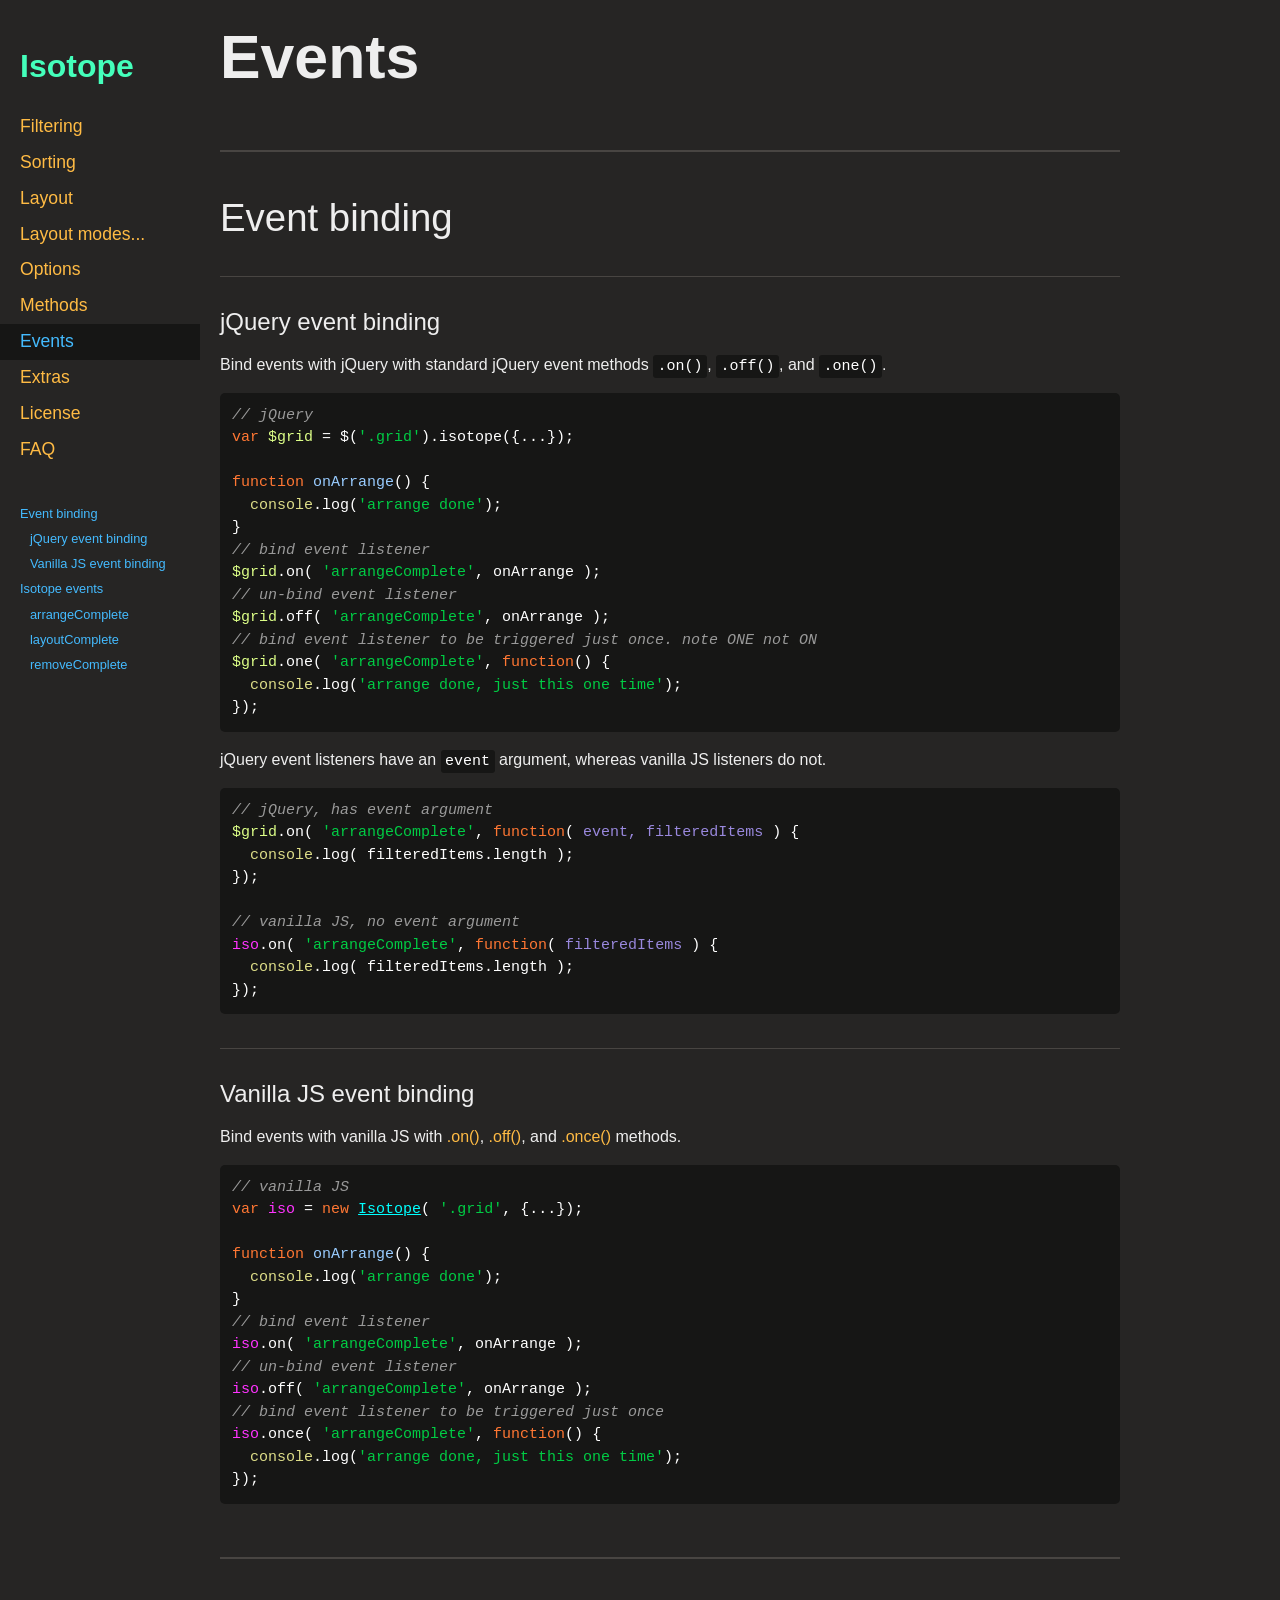
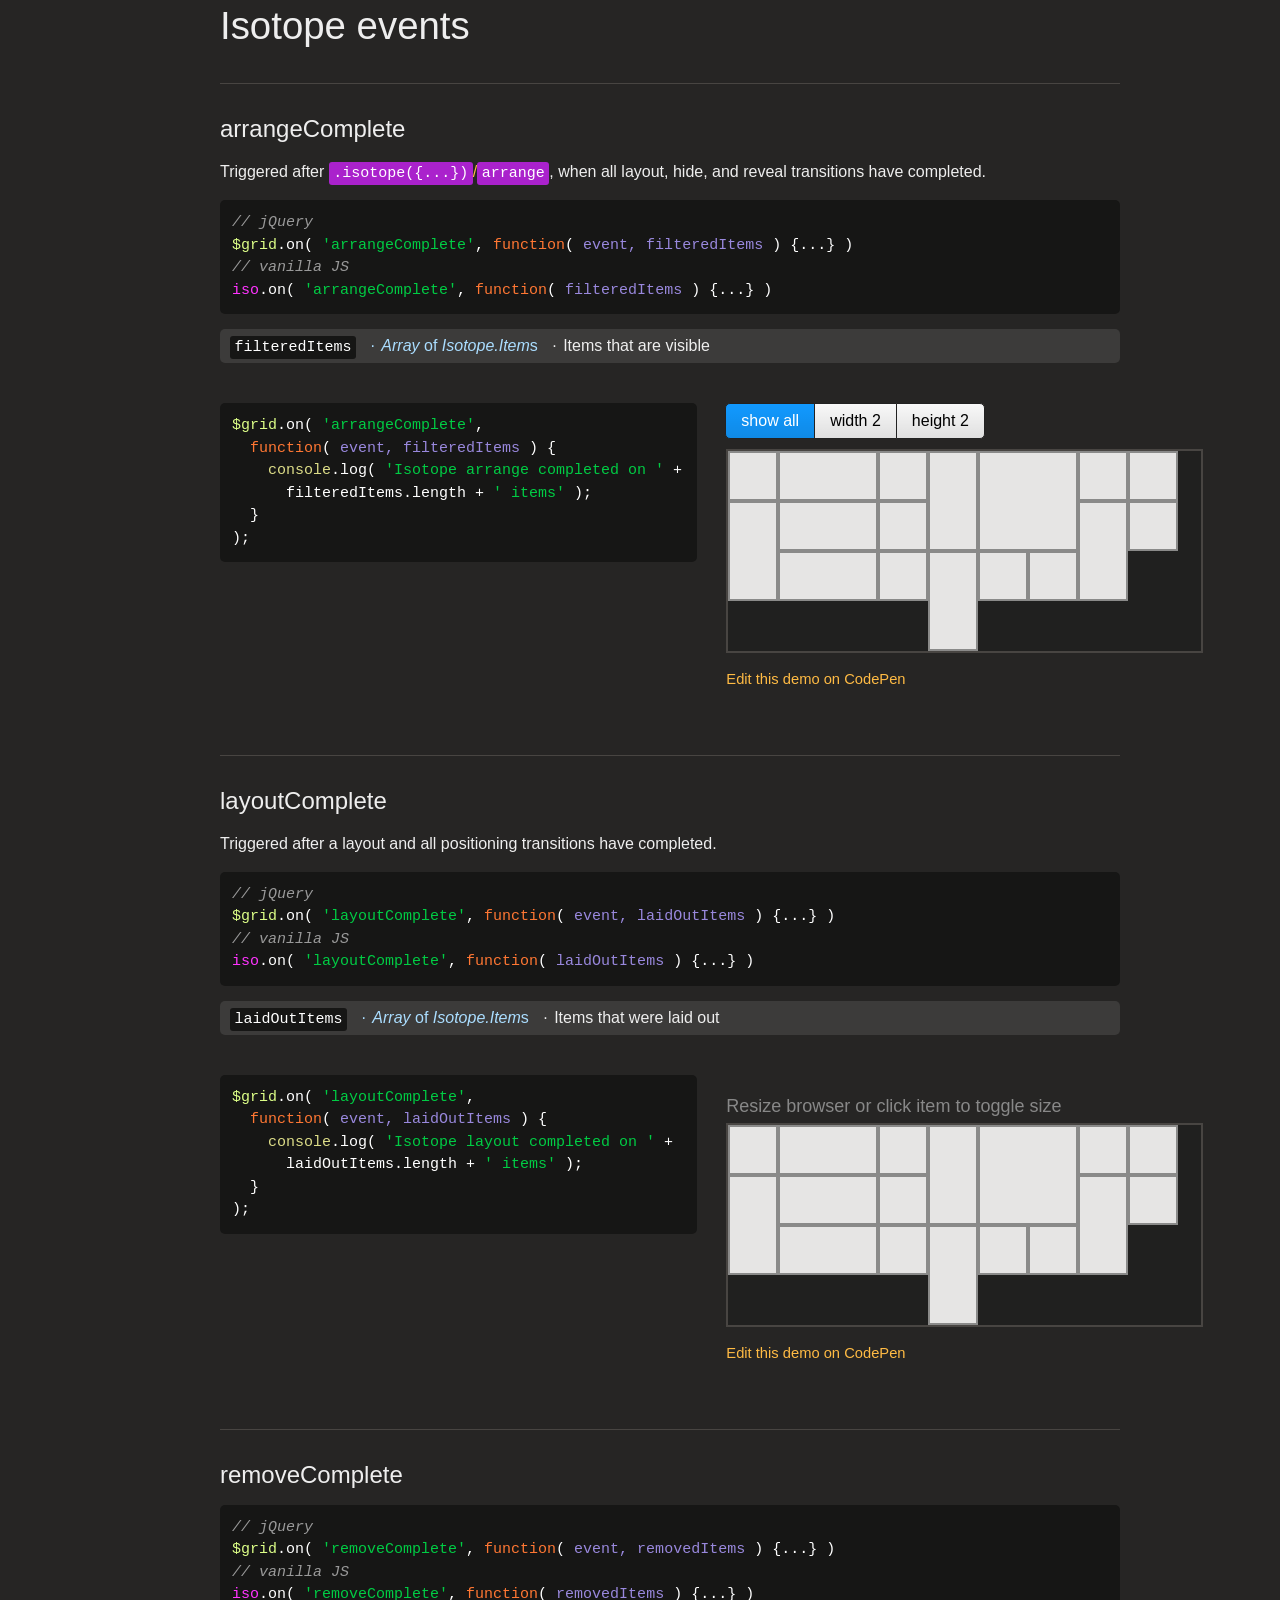
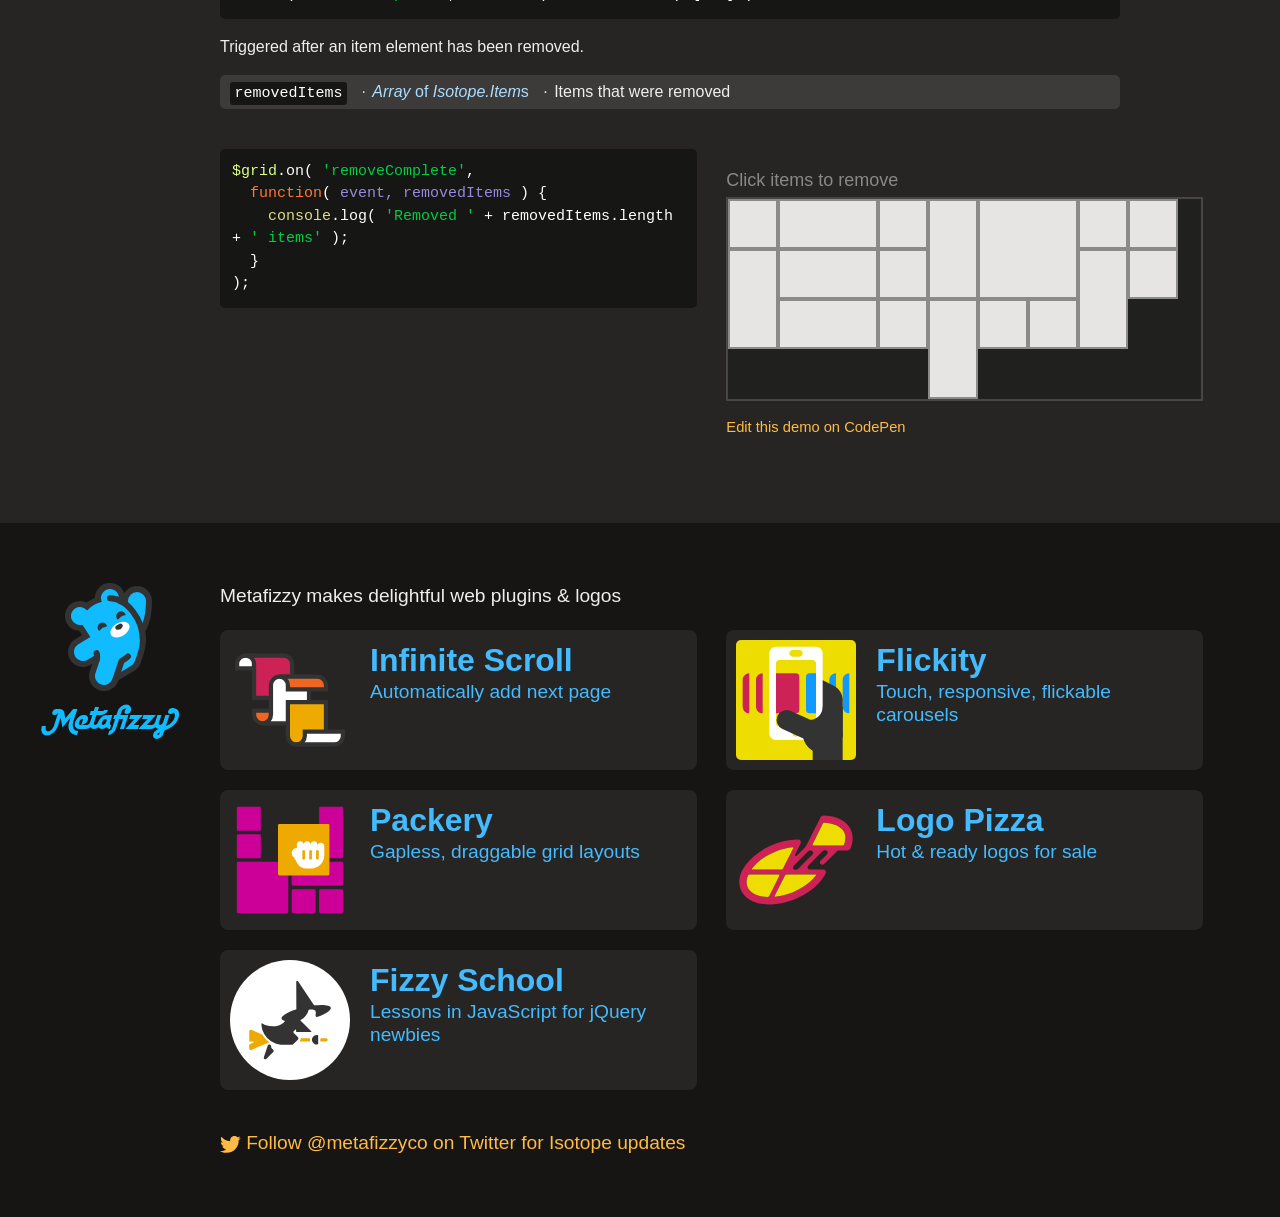
<file: js/isotope-docs/events.html>
<!doctype html>
<html class="export" lang="en">
<head>
  <meta charset="utf-8">
  <meta name="viewport" content="width=device-width">
  <meta name="description" content="Filter &amp; sort magical layouts">

  <title>Isotope &#xB7; Events</title>

    <!-- Isotope does not require any CSS files -->
    <link rel="stylesheet" href="css/isotope-docs.css?6" media="screen">

  <meta name="twitter:card" content="summary">
  <meta name="twitter:site" content="@metafizzyco">
  <meta name="twitter:url" content="https://isotope.metafizzy.co/events.html">
  <meta name="twitter:title" content="Isotope Events">
  <meta name="twitter:description" content="Filter &amp; sort magical layouts">

</head>
<body class="page--events">


  <div class="nav">
    <h1 class="nav__title"><a href=".">Isotope</a></h1>
  
    <ol class="site-nav">
      <li class="site-nav__item site-nav__item--filtering">
        <a class="site-nav__item__link" href="filtering.html">Filtering</a></li>
      <li class="site-nav__item site-nav__item--sorting">
        <a class="site-nav__item__link" href="sorting.html">Sorting</a></li>
      <li class="site-nav__item site-nav__item--layout ">
        <a class="site-nav__item__link" href="layout.html">Layout</a>
      </li>
      <li class="site-nav__item site-nav__item--layout-modes sub-nav-parent">
        <a class="site-nav__item__link" href="layout-modes.html">Layout modes</a>
        <ul class="sub-nav">
            <li class="sub-nav__item sub-nav__item--masonry">
              <a class="sub-nav__item__link" href="layout-modes/masonry.html">masonry</a></li>
            <li class="sub-nav__item sub-nav__item--fitrows">
              <a class="sub-nav__item__link" href="layout-modes/fitrows.html">fitRows</a></li>
            <li class="sub-nav__item sub-nav__item--vertical">
              <a class="sub-nav__item__link" href="layout-modes/vertical.html">vertical</a></li>
            <li class="sub-nav__item sub-nav__item--packery">
              <a class="sub-nav__item__link" href="layout-modes/packery.html">packery</a></li>
            <li class="sub-nav__item sub-nav__item--cellsbyrow">
              <a class="sub-nav__item__link" href="layout-modes/cellsbyrow.html">cellsByRow</a></li>
            <li class="sub-nav__item sub-nav__item--masonryhorizontal">
              <a class="sub-nav__item__link" href="layout-modes/masonryhorizontal.html">masonryHorizontal</a></li>
            <li class="sub-nav__item sub-nav__item--fitcolumns">
              <a class="sub-nav__item__link" href="layout-modes/fitcolumns.html">fitColumns</a></li>
            <li class="sub-nav__item sub-nav__item--cellsbycolumn">
              <a class="sub-nav__item__link" href="layout-modes/cellsbycolumn.html">cellsByColumn</a></li>
            <li class="sub-nav__item sub-nav__item--horiz">
              <a class="sub-nav__item__link" href="layout-modes/horiz.html">horiz</a></li>
        </ul>
      </li>
      <li class="site-nav__item site-nav__item--options">
        <a class="site-nav__item__link" href="options.html">Options</a></li>
      <li class="site-nav__item site-nav__item--methods">
        <a class="site-nav__item__link" href="methods.html">Methods</a></li>
      <li class="site-nav__item site-nav__item--events">
        <a class="site-nav__item__link" href="events.html">Events</a></li>
      <li class="site-nav__item site-nav__item--extras">
        <a class="site-nav__item__link" href="extras.html">Extras</a></li>
      <li class="site-nav__item site-nav__item--license">
        <a class="site-nav__item__link" href="license.html">License</a></li>
      <li class="site-nav__item site-nav__item--faq">
        <a class="site-nav__item__link" href="faq.html">FAQ</a></li>
    </ol>
  
    <ul class="page-nav" data-js="page-nav">
<li class="page-nav__item page-nav__item--h2"><a href="#event-binding">Event binding</a></li>
<li class="page-nav__item page-nav__item--h3"><a href="#jquery-event-binding">jQuery event binding</a></li>
<li class="page-nav__item page-nav__item--h3"><a href="#vanilla-js-event-binding">Vanilla JS event binding</a></li>
<li class="page-nav__item page-nav__item--h2"><a href="#isotope-events">Isotope events</a></li>
<li class="page-nav__item page-nav__item--h3"><a href="#arrangecomplete">arrangeComplete</a></li>
<li class="page-nav__item page-nav__item--h3"><a href="#layoutcomplete">layoutComplete</a></li>
<li class="page-nav__item page-nav__item--h3"><a href="#removecomplete">removeComplete</a></li>
</ul>
  </div>


  <div id="content" class="main">
    <div class="container">
        <h1>Events</h1>



<h2 id="event-binding">Event binding</h2>


<h3 id="jquery-event-binding">jQuery event binding</h3>


<p>Bind events with jQuery with standard jQuery event methods <code>.on()</code>, <code>.off()</code>, and <code>.one()</code>.</p>

<pre><code class="js"><span class="comment">// jQuery</span>
<span class="keyword">var</span> <span class="jquery_var">$grid</span> = $(<span class="string">&apos;.grid&apos;</span>).isotope({...});

<span class="function"><span class="keyword">function</span> <span class="title">onArrange</span>(<span class="params"></span>) </span>{
  <span class="built_in">console</span>.log(<span class="string">&apos;arrange done&apos;</span>);
}
<span class="comment">// bind event listener</span>
<span class="jquery_var">$grid</span>.on( <span class="string">&apos;arrangeComplete&apos;</span>, onArrange );
<span class="comment">// un-bind event listener</span>
<span class="jquery_var">$grid</span>.off( <span class="string">&apos;arrangeComplete&apos;</span>, onArrange );
<span class="comment">// bind event listener to be triggered just once. note ONE not ON</span>
<span class="jquery_var">$grid</span>.one( <span class="string">&apos;arrangeComplete&apos;</span>, <span class="function"><span class="keyword">function</span>(<span class="params"></span>) </span>{
  <span class="built_in">console</span>.log(<span class="string">&apos;arrange done, just this one time&apos;</span>);
});
</code></pre>

<p>jQuery event listeners have an <code>event</code> argument, whereas vanilla JS listeners do not.</p>

<pre><code class="js"><span class="comment">// jQuery, has event argument</span>
<span class="jquery_var">$grid</span>.on( <span class="string">&apos;arrangeComplete&apos;</span>, <span class="function"><span class="keyword">function</span>(<span class="params"> event, filteredItems </span>) </span>{
  <span class="built_in">console</span>.log( filteredItems.length );
});

<span class="comment">// vanilla JS, no event argument</span>
<span class="isotope_var">iso</span>.on( <span class="string">&apos;arrangeComplete&apos;</span>, <span class="function"><span class="keyword">function</span>(<span class="params"> filteredItems </span>) </span>{
  <span class="built_in">console</span>.log( filteredItems.length );
});
</code></pre>


<h3 id="vanilla-js-event-binding">Vanilla JS event binding</h3>

<p>Bind events with vanilla JS with <a href="methods.html#on">.on()</a>, <a href="methods.html#off">.off()</a>, and <a href="methods.html#once">.once()</a> methods.</p>

<pre><code class="js"><span class="comment">// vanilla JS</span>
<span class="keyword">var</span> <span class="isotope_var">iso</span> = <span class="keyword">new</span> <span class="isotope_keyword">Isotope</span>( <span class="string">&apos;.grid&apos;</span>, {...});

<span class="function"><span class="keyword">function</span> <span class="title">onArrange</span>(<span class="params"></span>) </span>{
  <span class="built_in">console</span>.log(<span class="string">&apos;arrange done&apos;</span>);
}
<span class="comment">// bind event listener</span>
<span class="isotope_var">iso</span>.on( <span class="string">&apos;arrangeComplete&apos;</span>, onArrange );
<span class="comment">// un-bind event listener</span>
<span class="isotope_var">iso</span>.off( <span class="string">&apos;arrangeComplete&apos;</span>, onArrange );
<span class="comment">// bind event listener to be triggered just once</span>
<span class="isotope_var">iso</span>.once( <span class="string">&apos;arrangeComplete&apos;</span>, <span class="function"><span class="keyword">function</span>(<span class="params"></span>) </span>{
  <span class="built_in">console</span>.log(<span class="string">&apos;arrange done, just this one time&apos;</span>);
});
</code></pre>


<h2 id="isotope-events">Isotope events</h2>


<h3 id="arrangecomplete">arrangeComplete</h3>

<p>Triggered after <a href="methods.html#arrange-isotope"><code>.isotope({...})</code>/<code>arrange</code></a>, when all layout, hide, and reveal transitions have completed.</p>

<pre><code class="js"><span class="comment">// jQuery</span>
<span class="jquery_var">$grid</span>.on( <span class="string">&apos;arrangeComplete&apos;</span>, <span class="function"><span class="keyword">function</span>(<span class="params"> event, filteredItems </span>) </span>{...} )
<span class="comment">// vanilla JS</span>
<span class="isotope_var">iso</span>.on( <span class="string">&apos;arrangeComplete&apos;</span>, <span class="function"><span class="keyword">function</span>(<span class="params"> filteredItems </span>) </span>{...} )
</code></pre>

<p class="variable">
  <code class="variable__code">filteredItems</code>
  <span class="variable__type"><i>Array</i> of <i>Isotope.Item</i>s</span>
  <span class="variable__description">Items that are visible</span>
</p>

<div class="duo example">
  <div class="duo__cell example__code">
<pre><code class="js"><span class="jquery_var">$grid</span>.on( <span class="string">&apos;arrangeComplete&apos;</span>,
  <span class="function"><span class="keyword">function</span>(<span class="params"> event, filteredItems </span>) </span>{
    <span class="built_in">console</span>.log( <span class="string">&apos;Isotope arrange completed on &apos;</span> +
      filteredItems.length + <span class="string">&apos; items&apos;</span> );
  }
);
</code></pre>
  </div>
  <div class="duo__cell example__demo" data-js="arrange-complete">
    <div class="button-group js-radio-button-group">
      <button class="button is-checked" data-filter="*">show all</button>
      <button class="button" data-filter=".grid-item--width2">width 2</button>
      <button class="button" data-filter=".grid-item--height2">height 2</button>
    </div>
    <div class="grid">
      <div class="grid-item"></div>
      <div class="grid-item grid-item--width2"></div>
      <div class="grid-item"></div>
      <div class="grid-item grid-item--height2"></div>
      <div class="grid-item grid-item--width2 grid-item--height2"></div>
      <div class="grid-item"></div>
      <div class="grid-item"></div>
      <div class="grid-item grid-item--height2"></div>
      <div class="grid-item grid-item--width2"></div>
      <div class="grid-item"></div>
      <div class="grid-item grid-item--height2"></div>
      <div class="grid-item"></div>
      <div class="grid-item grid-item--width2"></div>
      <div class="grid-item"></div>
      <div class="grid-item grid-item--height2"></div>
      <div class="grid-item"></div>
      <div class="grid-item"></div>
    </div>
    <p class="edit-demo">
        <a href="https://codepen.io/desandro/pen/pvXxRN">Edit this demo on CodePen</a>
    </p>
  </div>
</div>


<h3 id="layoutcomplete">layoutComplete</h3>

<p>Triggered after a layout and all positioning transitions have completed.</p>


<pre><code class="js"><span class="comment">// jQuery</span>
<span class="jquery_var">$grid</span>.on( <span class="string">&apos;layoutComplete&apos;</span>, <span class="function"><span class="keyword">function</span>(<span class="params"> event, laidOutItems </span>) </span>{...} )
<span class="comment">// vanilla JS</span>
<span class="isotope_var">iso</span>.on( <span class="string">&apos;layoutComplete&apos;</span>, <span class="function"><span class="keyword">function</span>(<span class="params"> laidOutItems </span>) </span>{...} )
</code></pre>

<p class="variable">
  <code class="variable__code">laidOutItems</code>
  <span class="variable__type"><i>Array</i> of <i>Isotope.Item</i>s</span>
  <span class="variable__description">Items that were laid out</span>
</p>

<div class="duo example">
  <div class="duo__cell example__code">
<pre><code class="js"><span class="jquery_var">$grid</span>.on( <span class="string">&apos;layoutComplete&apos;</span>,
  <span class="function"><span class="keyword">function</span>(<span class="params"> event, laidOutItems </span>) </span>{
    <span class="built_in">console</span>.log( <span class="string">&apos;Isotope layout completed on &apos;</span> +
      laidOutItems.length + <span class="string">&apos; items&apos;</span> );
  }
);
</code></pre>
  </div>
  <div class="duo__cell example__demo" data-js="layout-complete">
    <p class="instruction">Resize browser or click item to toggle size</p>
    <div class="grid  grid--clickable">
      <div class="grid-item"></div>
      <div class="grid-item grid-item--width2"></div>
      <div class="grid-item"></div>
      <div class="grid-item grid-item--height2"></div>
      <div class="grid-item grid-item--width2 grid-item--height2"></div>
      <div class="grid-item"></div>
      <div class="grid-item"></div>
      <div class="grid-item grid-item--height2"></div>
      <div class="grid-item grid-item--width2"></div>
      <div class="grid-item"></div>
      <div class="grid-item grid-item--height2"></div>
      <div class="grid-item"></div>
      <div class="grid-item grid-item--width2"></div>
      <div class="grid-item"></div>
      <div class="grid-item grid-item--height2"></div>
      <div class="grid-item"></div>
      <div class="grid-item"></div>
    </div>
    <p class="edit-demo">
        <a href="https://codepen.io/desandro/pen/scajv">Edit this demo on CodePen</a>
    </p>
  </div>
</div>


<h3 id="removecomplete">removeComplete</h3>

<pre><code class="js"><span class="comment">// jQuery</span>
<span class="jquery_var">$grid</span>.on( <span class="string">&apos;removeComplete&apos;</span>, <span class="function"><span class="keyword">function</span>(<span class="params"> event, removedItems </span>) </span>{...} )
<span class="comment">// vanilla JS</span>
<span class="isotope_var">iso</span>.on( <span class="string">&apos;removeComplete&apos;</span>, <span class="function"><span class="keyword">function</span>(<span class="params"> removedItems </span>) </span>{...} )
</code></pre>

<p>Triggered after an item element has been removed.</p>

<p class="variable">
  <code class="variable__code">removedItems</code>
  <span class="variable__type"><i>Array</i> of <i>Isotope.Item</i>s</span>
  <span class="variable__description">Items that were removed</span>
</p>

<div class="duo example">
  <div class="duo__cell example__code">
<pre><code class="js"><span class="jquery_var">$grid</span>.on( <span class="string">&apos;removeComplete&apos;</span>,
  <span class="function"><span class="keyword">function</span>(<span class="params"> event, removedItems </span>) </span>{
    <span class="built_in">console</span>.log( <span class="string">&apos;Removed &apos;</span> + removedItems.length + <span class="string">&apos; items&apos;</span> );
  }
);
</code></pre>
  </div>
  <div class="duo__cell example__demo" data-js="remove-complete">
    <p class="instruction">Click items to remove</p>
    <div class="grid grid--clickable">
      <div class="grid-item"></div>
      <div class="grid-item grid-item--width2"></div>
      <div class="grid-item"></div>
      <div class="grid-item grid-item--height2"></div>
      <div class="grid-item grid-item--width2 grid-item--height2"></div>
      <div class="grid-item"></div>
      <div class="grid-item"></div>
      <div class="grid-item grid-item--height2"></div>
      <div class="grid-item grid-item--width2"></div>
      <div class="grid-item"></div>
      <div class="grid-item grid-item--height2"></div>
      <div class="grid-item"></div>
      <div class="grid-item grid-item--width2"></div>
      <div class="grid-item"></div>
      <div class="grid-item grid-item--height2"></div>
      <div class="grid-item"></div>
      <div class="grid-item"></div>
    </div>
    <p class="edit-demo">
        <a href="https://codepen.io/desandro/pen/wErky">Edit this demo on CodePen</a>
    </p>
  </div>
</div>


<div class="notification" data-js="notification"></div>

    </div>
  </div>

  <footer class="site-footer">
  
    <div class="container">
  
      <p class="site-footer__copy">Metafizzy makes delightful web plugins &amp; logos</p>
  
      <div class="showcase">
      
        <ul class="showcase-item-list">
      
            <li class="showcase-item">
              <a class="showcase-item__link" href="https://infinite-scroll.com">
                <div class="showcase-item__image">
                    <svg class="infinite-scroll-illo" xmlns="http://www.w3.org/2000/svg" viewbox="0 0 520 520" width="200" height="200">
                      <path class="infinite-scroll-illo__page infinite-scroll-illo__page--back" d="M90,110H10V90c0-22,18-40,40-40h40V110z"/>
                      <path class="infinite-scroll-illo__page infinite-scroll-illo__page--front1" d="M270,90L270,90c0-22-18-40-40-40h0H50h0c22,0,40,18,40,40v0v0v160h180V90z"/>
                      <path class="infinite-scroll-illo__page infinite-scroll-illo__page--front2" d="M170,330v-20H90v20v0c0,22,18,40,40,40h0h40V330z"/>
                      <path class="infinite-scroll-illo__page infinite-scroll-illo__page--back" d="M350,150H210c-22,0-40,18-40,40v140v0c0,22-18,40-40,40h0h220V150z"/>
                      <path class="infinite-scroll-illo__page infinite-scroll-illo__page--front3" d="M430,470V270H250v160c0,22,18,40,40,40H430z"/>
                      <path class="infinite-scroll-illo__page infinite-scroll-illo__page--front2" d="M250,190v20h180v-20c0-22-18-40-40-40H210h0C232,150,250,168,250,190L250,190z"/>
                      <path class="infinite-scroll-illo__page infinite-scroll-illo__page--back" d="M330,410v20v0c0,22-18,40-40,40h0h180c22,0,40-18,40-40v-20H330z"/>
                    </svg>
                </div>
                <div class="showcase-item__text">
                  <h3 class="showcase-item__title">Infinite Scroll</h3>
                  <p class="showcase-item__description">Automatically add next page</p>
                </div>
              </a>
            </li>
      
            <li class="showcase-item">
              <a class="showcase-item__link" href="https://flickity.metafizzy.co">
                <div class="showcase-item__image">
                    <svg class="flickity-illo" xmlns="http://www.w3.org/2000/svg" viewbox="0 0 360 360" width="100" height="100">
                      <path class="flickity-illo__color1" fill="#19F" d="M300 220L300 220c-11 0-20-9-20-20v-80c0-11 9-20 20-20h0V220z"/>
                      <path class="flickity-illo__color1" fill="#19F" d="M340 220L340 220c-11 0-20-9-20-20v-80c0-11 9-20 20-20h0V220z"/>
                      <path class="flickity-illo__color2" fill="#333" d="M320 290V180c0-18-10-35-27-43L240 110v180H320z"/>
                      <path class="flickity-illo__color3" fill="white" d="M240 300H120c-11 0-20-9-20-20V40c0-11 9-20 20-20h120c11 0 20 9 20 20v240C260 291 251 300 240 300z"/>
                      <path class="flickity-illo__color4" fill="#ED0" d="M230 260H130c-6 0-10-5-10-10V70c0-6 5-10 10-10h100c6 0 10 5 10 10v180 C240 256 236 260 230 260z"/>
                      <path class="flickity-illo__color2" fill="#333" d="M260 200h60v81c0 32-26 59-59 59h0c-34 0-61-27-61-61V240h20 C242 240 260 222 260 200L260 200z"/>
                      <path class="flickity-illo__color5" fill="#C25" d="M180 220h-60V100h60c6 0 10 5 10 10v100C190 216 186 220 180 220z"/>
                      <path class="flickity-illo__color1" fill="#19F" d="M240 220h-20c-6 0-10-5-10-10V110c0-6 5-10 10-10h20V220z"/>
                      <rect class="flickity-illo__color2" fill="#333" x="230" y="280" width="90" height="80"/>
                      <circle class="flickity-illo__color4" fill="#ED0" cx="180" cy="280" r="10"/>
                      <line class="flickity-illo__thumb" stroke="#333" stroke-width="60" stroke-linecap="round" x1="262" y1="290" x2="152" y2="240"/>
                      <path class="flickity-illo__color4" fill="#ED0" d="M190 50h-20c-6 0-10-5-10-10v0c0-6 5-10 10-10h20c6 0 10 5 10 10v0C200 46 196 50 190 50z"/>
                      <path class="flickity-illo__color5" fill="#C25" d="M80 220L80 220c-11 0-20-9-20-20v-80c0-11 9-20 20-20h0V220z"/>
                      <path class="flickity-illo__color5" fill="#C25" d="M40 220L40 220c-11 0-20-9-20-20v-80c0-11 9-20 20-20h0V220z"/>
                    </svg>
                </div>
                <div class="showcase-item__text">
                  <h3 class="showcase-item__title">Flickity</h3>
                  <p class="showcase-item__description">Touch, responsive, flickable carousels</p>
                </div>
              </a>
            </li>
      
            <li class="showcase-item">
              <a class="showcase-item__link" href="https://packery.metafizzy.co">
                <div class="showcase-item__image">
                    <svg class="packery-illo" xmlns="http://www.w3.org/2000/svg" viewbox="0 0 700 700" width="100" height="100">
                      <path class="packery-illo__item" fill="#C09" d="M172 180H48c-4 0-8-4-8-8V48c0-4 4-8 8-8h124c4 0 8 4 8 8v124C180 176 176 180 172 180z"/>
                      <path class="packery-illo__item" fill="#C09" d="M172 340H48c-4 0-8-4-8-8V208c0-4 4-8 8-8h124c4 0 8 4 8 8v124C180 336 176 340 172 340z"/>
                      <path class="packery-illo__item" fill="#C09" d="M492 660H368c-4 0-8-4-8-8V528c0-4 4-8 8-8h124c4 0 8 4 8 8v124C500 656 496 660 492 660z"/>
                      <path class="packery-illo__item" fill="#C09" d="M652 660H528c-4 0-8-4-8-8V528c0-4 4-8 8-8h124c4 0 8 4 8 8v124C660 656 656 660 652 660z"/>
                      <path class="packery-illo__item" fill="#C09" d="M652 500H368c-4 0-8-4-8-8V368c0-4 4-8 8-8h284c4 0 8 4 8 8v124C660 496 656 500 652 500z"/>
                      <path class="packery-illo__item" fill="#C09" d="M332 660H48c-4 0-8-4-8-8V368c0-4 4-8 8-8h284c4 0 8 4 8 8v284C340 656 336 660 332 660z"/>
                      <path class="packery-illo__item" fill="#C09" d="M652 340H528c-4 0-8-4-8-8V48c0-4 4-8 8-8h124c4 0 8 4 8 8v284C660 336 656 340 652 340z"/>
                      <path class="packery-illo__draggie" fill="#EA0" d="M572 440H288c-4 0-8-4-8-8V148c0-4 4-8 8-8h284c4 0 8 4 8 8v284C580 436 576 440 572 440z"/>
                      <g>
                        <path class="packery-illo__hand" fill="white" d="M530 250c-11 0-20 9-20 20v-10c0-11-9-20-20-20s-20 9-20 20c0-11-9-20-20-20s-20 9-20 20c0-11-9-20-20-20
                          s-20 9-20 20v20c-17 0-30 13-30 30c0 11 6 20 14 25l19 35c10 18 30 30 51 30h28
                          c43 0 78-35 78-78V270C550 259 541 250 530 250z"/>
                        <line class="packery-illo__hand-line" stroke="#EA0" fill="none" stroke-width="16" stroke-linecap="round" x1="430" y1="300" x2="430" y2="340"/>
                        <line class="packery-illo__hand-line" stroke="#EA0" fill="none" stroke-width="16" stroke-linecap="round" x1="470" y1="300" x2="470" y2="340"/>
                        <line class="packery-illo__hand-line" stroke="#EA0" fill="none" stroke-width="16" stroke-linecap="round" x1="510" y1="300" x2="510" y2="340"/>
                      </g>
                    </svg>
                </div>
                <div class="showcase-item__text">
                  <h3 class="showcase-item__title">Packery</h3>
                  <p class="showcase-item__description">Gapless, draggable grid layouts</p>
                </div>
              </a>
            </li>
      
            <li class="showcase-item">
              <a class="showcase-item__link" href="http://logo.pizza">
                <div class="showcase-item__image">
                    <svg class="logo-pizza-illo" xmlns="http://www.w3.org/2000/svg" viewbox="0 0 700 700" width="100" height="100">
                      <path class="logo-pizza-illo__outline" fill="#C25" d="M513 91c-9-0-17 5-21 12l-80 160c-3 5-6 10-11 15l-47 47
                        c-5 5-12-1-9-7l32-64c5-11-2-23-14-23h-0c-121 0-268 70-327 180
                        C-9 497 35 609 196 609c138 0 279-85 327-180v0c5-11-2-23-14-23h-77c-13 0-19-15-10-24
                        l81-81c5-5 11-8 18-8l0 0c13 0 19 15 10 24L494 354c-6 6-6 14 0 20c3 3 6 4 10 4
                        c4 0 7-1 10-4l80-80h53c9 0 17-5 21-13C707 190 656 97 513 91z M334 281l-59 117
                        c-2 5-7 8-13 8H97c-4 0-6-4-3-7c49-64 143-114 236-124C333 275 335 278 334 281z
                         M70 441c2-4 6-7 10-7h168c4 0 7 4 5 8l-59 118c-2 4-6 6-11 6
                        C106 565 38 521 70 441z M466 441c-49 64-143 114-236 124c-3 0-6-3-4-6l59-117
                        c2-5 7-8 13-8h166C466 434 468 438 466 441z M446 318l-81 81c-5 5-11 8-18 8l0 0
                        c-13 0-19-15-10-24l81-81c5-5 11-8 18-8l0 0C449 294 455 309 446 318z M447 258L506 139
                        c2-4 6-7 11-6c101 7 140 60 114 126c-2 4-6 7-10 7H452C448 266 445 262 447 258z"/>
                      <path class="logo-pizza-illo__slice" fill="#ED0" d="M334 281l-59 117c-2 5-7 8-13 8H97c-4 0-6-4-3-7
                        c49-64 143-114 236-124C333 275 335 278 334 281z"/>
                      <path class="logo-pizza-illo__slice" fill="#ED0" d="M70 441c2-4 6-7 10-7h168c4 0 7 4 5 8l-59 118c-2 4-6 6-11 6
                        C106 565 38 521 70 441z"/>
                      <path class="logo-pizza-illo__slice" fill="#ED0" d="M466 441c-49 64-143 114-236 124c-3 0-6-3-4-6l59-117
                        c2-5 7-8 13-8h166C466 434 468 438 466 441z"/>
                      <path class="logo-pizza-illo__slice" fill="#ED0" d="M447 258L506 139c2-4 6-7 11-6c101 7 140 60 114 126c-2 4-6 7-10 7H452
                        C448 266 445 262 447 258z"/>
                    </svg>
                </div>
                <div class="showcase-item__text">
                  <h3 class="showcase-item__title">Logo Pizza</h3>
                  <p class="showcase-item__description">Hot &amp; ready logos for sale</p>
                </div>
              </a>
            </li>
      
            <li class="showcase-item">
              <a class="showcase-item__link" href="http://fizzy.school">
                <div class="showcase-item__image">
                    <svg class="witchie-logo" xmlns="http://www.w3.org/2000/svg" viewbox="0 0 1000 1000" width="200" height="200">
                      <circle class="witchie-logo__moon" fill="white" cx="500" cy="500" r="500"/>
                      <path class="witchie-logo__broom" fill="#EA0" d="M582 675a35 35 0 0 0 8-20 3 3 0 0 1 3-2h71a3 3 0 0 1 3 3 59 59 0 0 0 0 20 3 3 0 0 1-3 3h-79A3 3 0 0 1 582 675Zm219 4a13 13 0 0 0 13-14c-1-7-7-12-14-12h-44a3 3 0 0 0-3 3v21a3 3 0 0 0 3 3ZM299 660a203 203 0 0 1-27-36 8 8 0 0 0-4-3L178 582a13 13 0 0 0-18 12v77a8 8 0 0 0 8 8h22a5 5 0 0 1 2 10L164 703a8 8 0 0 0-4 7v28a13 13 0 0 0 18 12l146-63a3 3 0 0 0 1-5A197 197 0 0 1 299 660Z"/>
                      <path class="witchie-logo__dress" fill="#333" d="M326 705h4a13 13 0 0 1 13 13v8a13 13 0 0 0 4 9l13 13a13 13 0 0 1 0 19l-56 56c-10 10-26-0-22-13L314 714A13 13 0 0 1 326 705Zm397-79c-27 0-47 26-37 54 3 7 11 16 17 19a42 42 0 0 0 19 5 38 38 0 0 0 7-1 8 8 0 0 0 6-8v-62a8 8 0 0 0-6-8 38 38 0 0 0-7-1M840 397c-3-15-33-23-77-23a521 521 0 0 0-59 4 5 5 0 0 1-5-2L567 177a8 8 0 0 0-7-4 8 8 0 0 0-8 8l1 227a5 5 0 0 1-4 5c-74 24-123 55-119 76 2 8 11 14 26 18a3 3 0 0 1 1 4l-11 11c-20 20-56 30-92 30-31 0-63-8-84-23a5 5 0 0 0-3-1 5 5 0 0 0-5 5c0 78 68 173 183 173h75a10 10 0 0 0 7-3l38-38a16 16 0 0 0 0-23l-34-34a10 10 0 0 1 0-14l15-15a3 3 0 0 1 5 2v15a5 5 0 0 0 5 5H674a4 4 0 0 0 3-7l-90-90a3 3 0 0 1 1-4c34-19 59-49 67-84a3 3 0 0 1 2-2c6-1 12-1 17-1 22 0 37 5 39 14 1 6 3 11 2 17-5 17 1 31 8 31a6 6 0 0 0 2-0C797 448 845 419 840 397Z"/>
                    </svg>
                </div>
                <div class="showcase-item__text">
                  <h3 class="showcase-item__title">Fizzy School</h3>
                  <p class="showcase-item__description">Lessons in JavaScript for jQuery newbies</p>
                </div>
              </a>
            </li>
      
        </ul> 
      
      </div>
  
      <p class="site-footer__copy">
        <a href="https://twitter.com/metafizzyco">
          <svg class="twitter-logo" xmlns="http://www.w3.org/2000/svg" viewbox="0 0 512 512" width="30" height="30">
            <path d="M512 97c-19 8-39 14-60 16 22-13 38-34 46-58-20 12-43 21-67 25-19-19-46-32-77-32-58 0-117 52-102 129-87-4-165-46-216-110-24 40-19 107 32 140-17 0-33-5-48-13v1c0 51 36 93 84 103-15 4-34 5-47 2 13 42 52 72 98 73-47 36-96 49-155 44 46 30 102 47 161 47 197 0 306-168 299-312 20-15 38-34 52-55z"/>
          </svg>
          Follow @metafizzyco on Twitter for Isotope updates
        </a>
      </p>
  
      <div class="mfzy-brand">
        <a class="mfzy-brand__link" href="https://metafizzy.co">
          <svg class="mfzy-logo" xmlns="http://www.w3.org/2000/svg" xmlns:xlink="http://www.w3.org/1999/xlink" viewbox="0 0 144 144" width="36" height="36">
            <title>Metafizzy logo</title>
            <defs>
              <path id="mfzy-logo__body" d="M 120 24 a 12 12 0 0 0-24 0 a 72 72 0 0 1 -1 11
                a 40 40 0 0 0 -13 -8.5 A 12 12 0 1 0 61.1 25.1 c -8 2 -14 6 -19.6 11.6 
                A 12 12 0 1 0 35.3 55.5 L 45.8 72.1 l -16 9.6 A 12 12 0 0 0 42.2 102.3
                L 58 92.8 a 20 20 0 0 1 -0.2 11.9 l -5.2 15.5 a 12 12 0 0 0 22.8 7.6
                l 1.1 -3.3 l 23.7 -14.2 a 12 12 0 0 0 5.2 -6.5 l 4 -12 A 50 50 0 0 0 111.9 76
                a 52 52 0 0 0 -1.6 -12.8 C 115 57 120 44 120 24Z"/>
              <path id="mfzy-logo__eye" d="M 0 6.5 a 6.5 6.5 0 0 1 13 0 c 0 3.5 -3 0.5 -6.5 0.5 s -6.5 3 -6.5 -0.5 Z"/>
              <clippath id="mfzy-logo__body-clip">
                <use xlink:href="#mfzy-logo__body"/>
              </clippath>
            </defs>
            <use class="mfzy-logo__body-outline" xlink:href="#mfzy-logo__body" fill="#333" stroke="#333" stroke-width="16"/>
            <use class="mfzy-logo__body-fill" xlink:href="#mfzy-logo__body"/>
            <g class="mfzy-logo__stripes" clip-path="url(#mfzy-logo__body-clip)">
              <rect fill="#E62" x="16" width="120" height="138"/>
              <path fill="#C25" d="M96 24L16 72V0h80v24z"/>
              <path fill="#EA0" d="M116 70L16 130v-26l95-57 5 23z"/>
              <path fill="#19F" d="M136 138H16v-8l120-72v80z"/>
            </g>
            <path class="mfzy-logo__cut-ins" stroke="#333" fill="none" stroke-linecap="round" stroke-linejoin="round" stroke-width="8" d="M 72 20.4 c 23 0 44 29 44 56
              M 54 103.4 a 16 16 0 0 0 0 -10
              M 96 98 c -2 2 -8 6 -8.5,6 l -8.4 25.1"/>
            <g transform="translate(53 57) rotate(-31)">
              <ellipse class="mfzy-logo__snout" cx="25" cy="21" rx="14" ry="9" fill="#FFF"/>
              <use class="mfzy-logo__feature" xlink:href="#mfzy-logo__eye" fill="#333"/>
              <use class="mfzy-logo__feature" xlink:href="#mfzy-logo__eye" fill="#333" transform="translate(29 0)"/>
              <path class="mfzy-logo__feature" d="M 28.6 14 a 3 3 0 0 1 1.3 5.6 l -2.6 1.2 a 3 3 0 0 1 -2.6 0
                l -2.6 -1.2 a 3 3 0 0 1 1.3 -5.6 Z" fill="#333"/>
            </g>
          </svg>
          <svg class="mfzy-wordmark" xmlns="http://www.w3.org/2000/svg" viewbox="0 0 280 80" fill="none" stroke="#333" width="140" height="40">
            <g transform="skewX(-18)">
              <path stroke-width="8" d="M38 20h6c4 0 7 2 9 6l9 18l12-24h2v22
              a20 22 0 0 0 20 22M48 22v28a12 15 0 0 1-24 0M98 44a6 6 0 0 0 0-12h-2
              a8 10 0 0 0 0 20h14a8 10 0 0 0 8-10M118 12v30a8 10 0 0 0 16 0M150 36
              q-4-4-8-4a8 10 0 1 0 8 10m0-14v14a8 10 0 0 0 8 10M184 20a9 9 0 0 0-18 0
              v34a8 10 0 0 1-8 10M158 32h24v24M190 32h18l-12 20h18M216 32h18l-12 20h18
              a8 10 0 0 0 8-10m0-14v14a8 10 0 0 0 16 0m0-14v38a6 6 0 0 1-12 0
              c0-12 32-8 32-32c0-10-6-16-15-16M108 24h24a6 6 0 0 0 6-6M102 38h-4"/>
              <g stroke-width="6">
                <circle cx="38" cy="22" r="3"/>
                <circle cx="182" cy="20" r="3"/>
                <circle cx="269" cy="20" r="3"/>
              </g>
            </g>
          </svg>
        </a>
      </div>
  
    </div>
  
  </footer>

<!-- Looking for isotope.js? Use isotope.pkgd.min.js -->
<!-- Isotope does NOT require jQuery. But it does make things easier -->
<script src="https://code.jquery.com/jquery-3.1.1.min.js"></script>
<script>window.jQuery || document.write('<script src="js/jquery.min.js"><\/script>')</script>

  <script src="js/isotope-docs.min.js?6"></script>


</body>
</html>
</file>
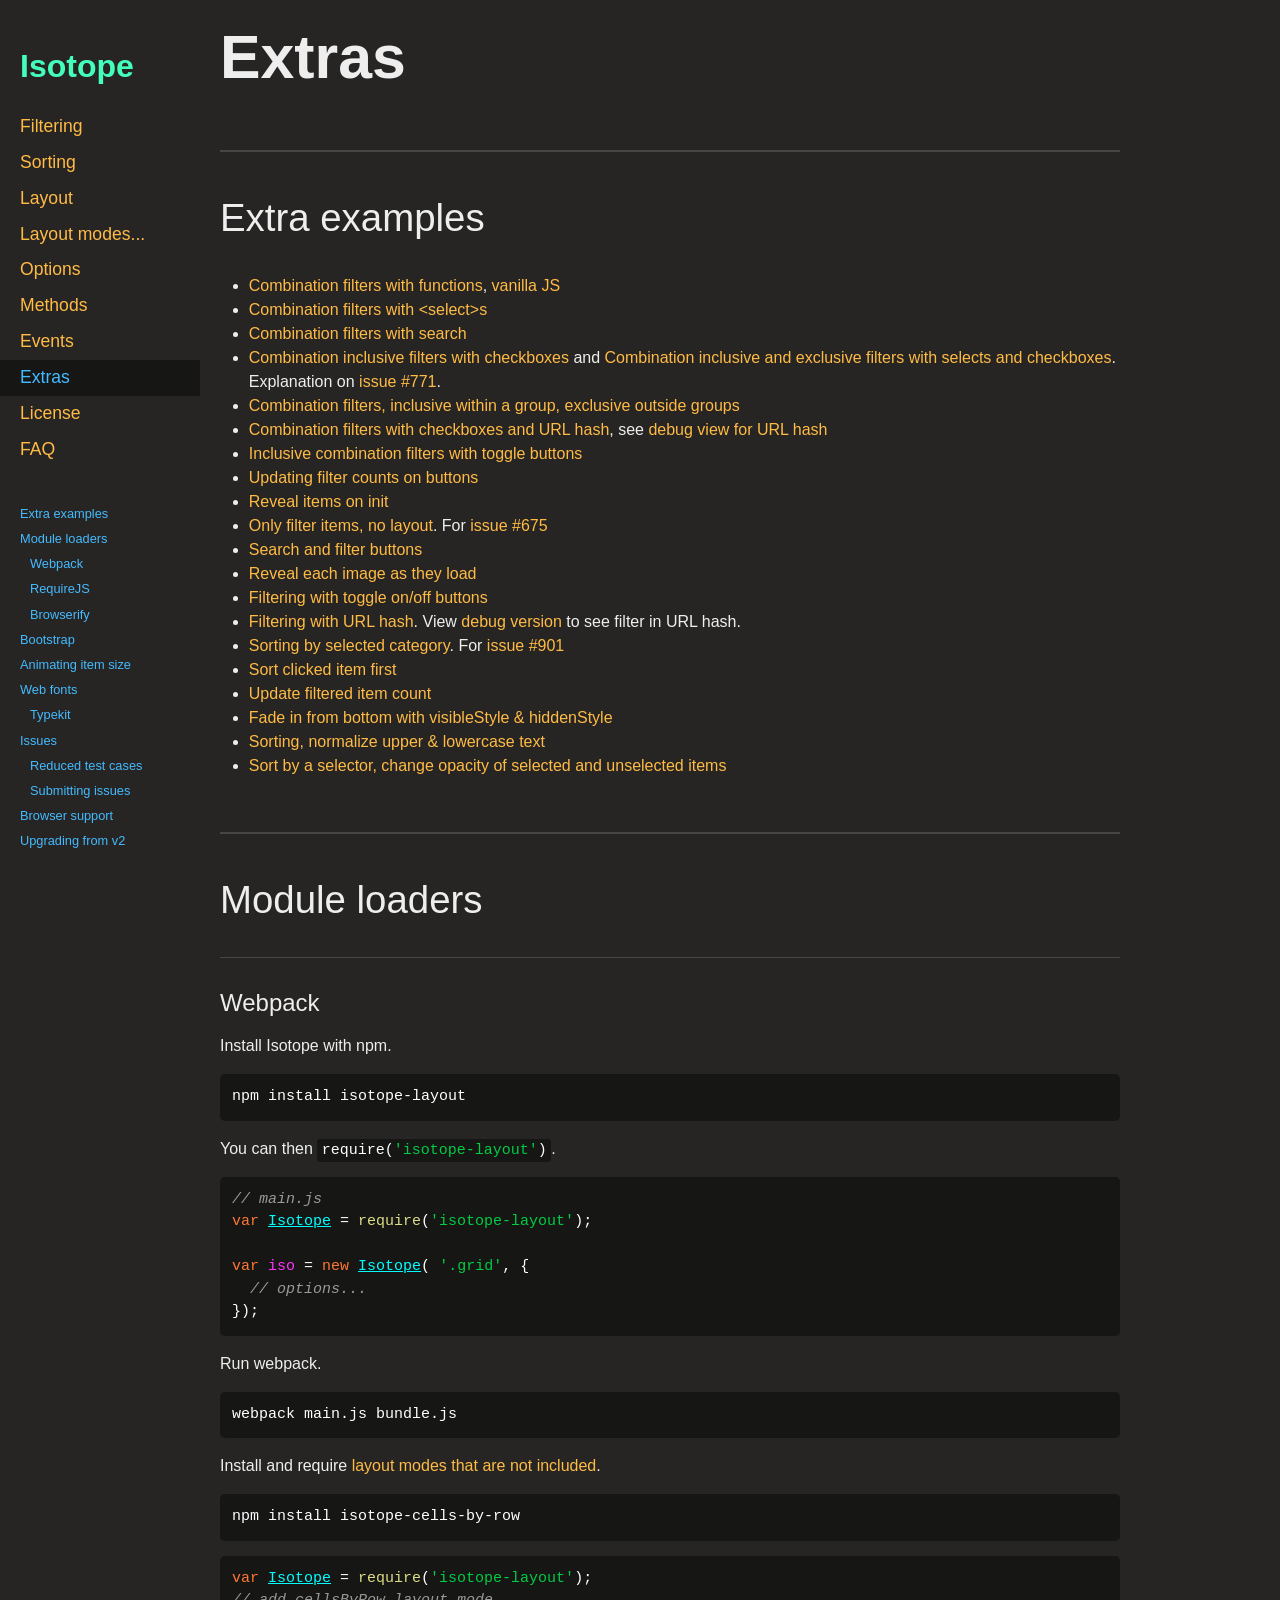
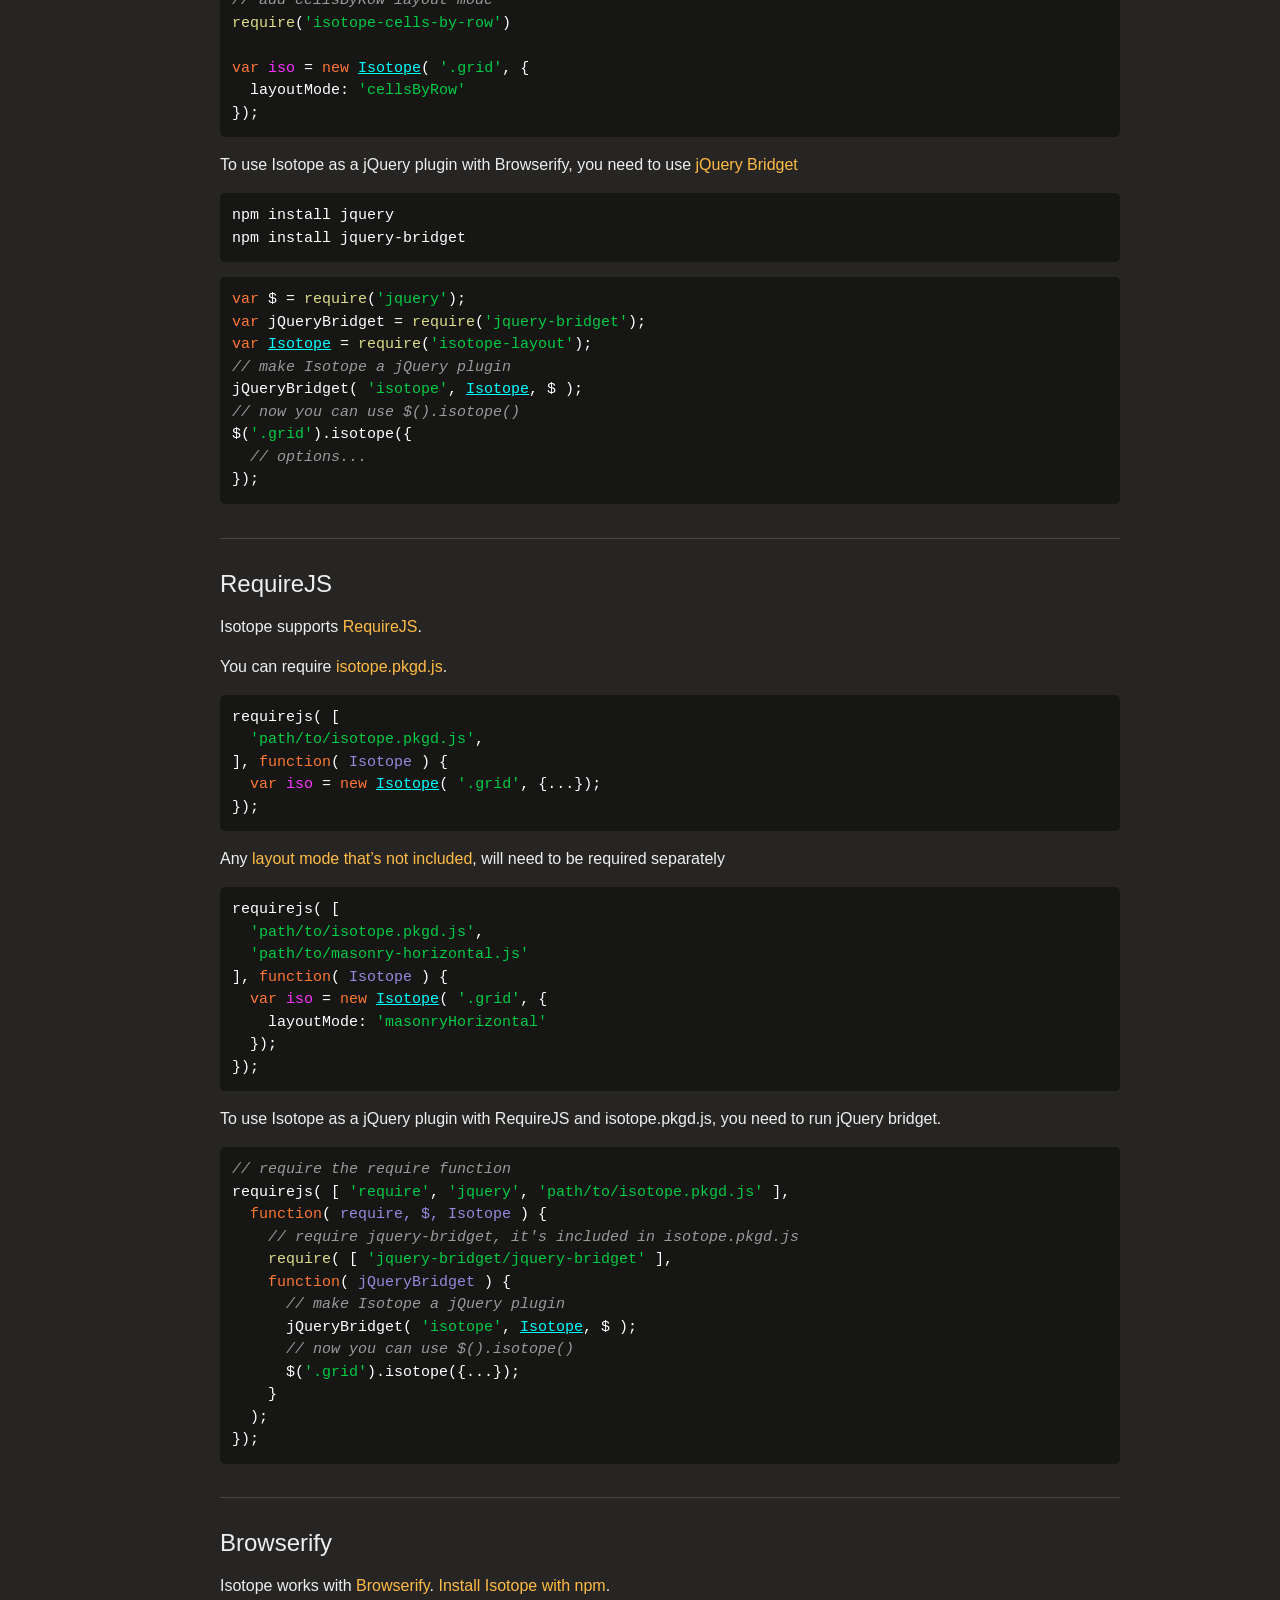
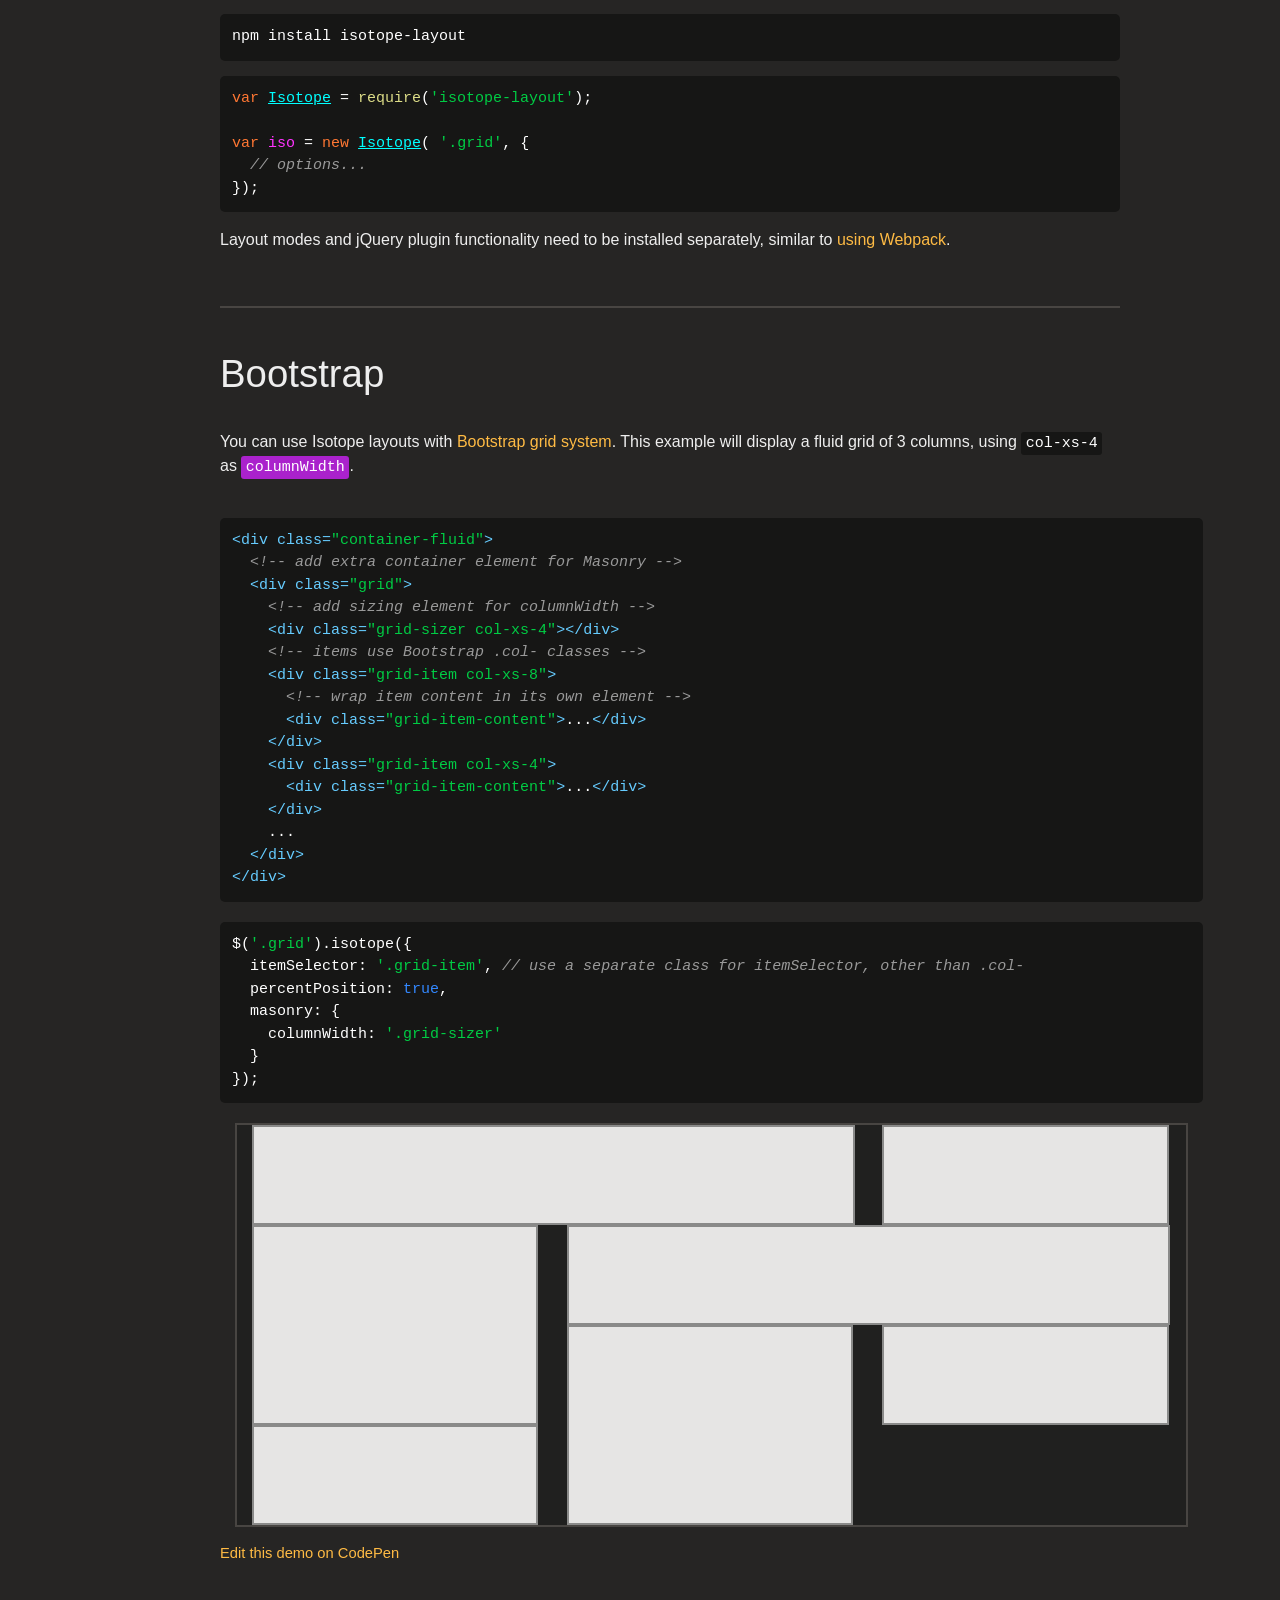
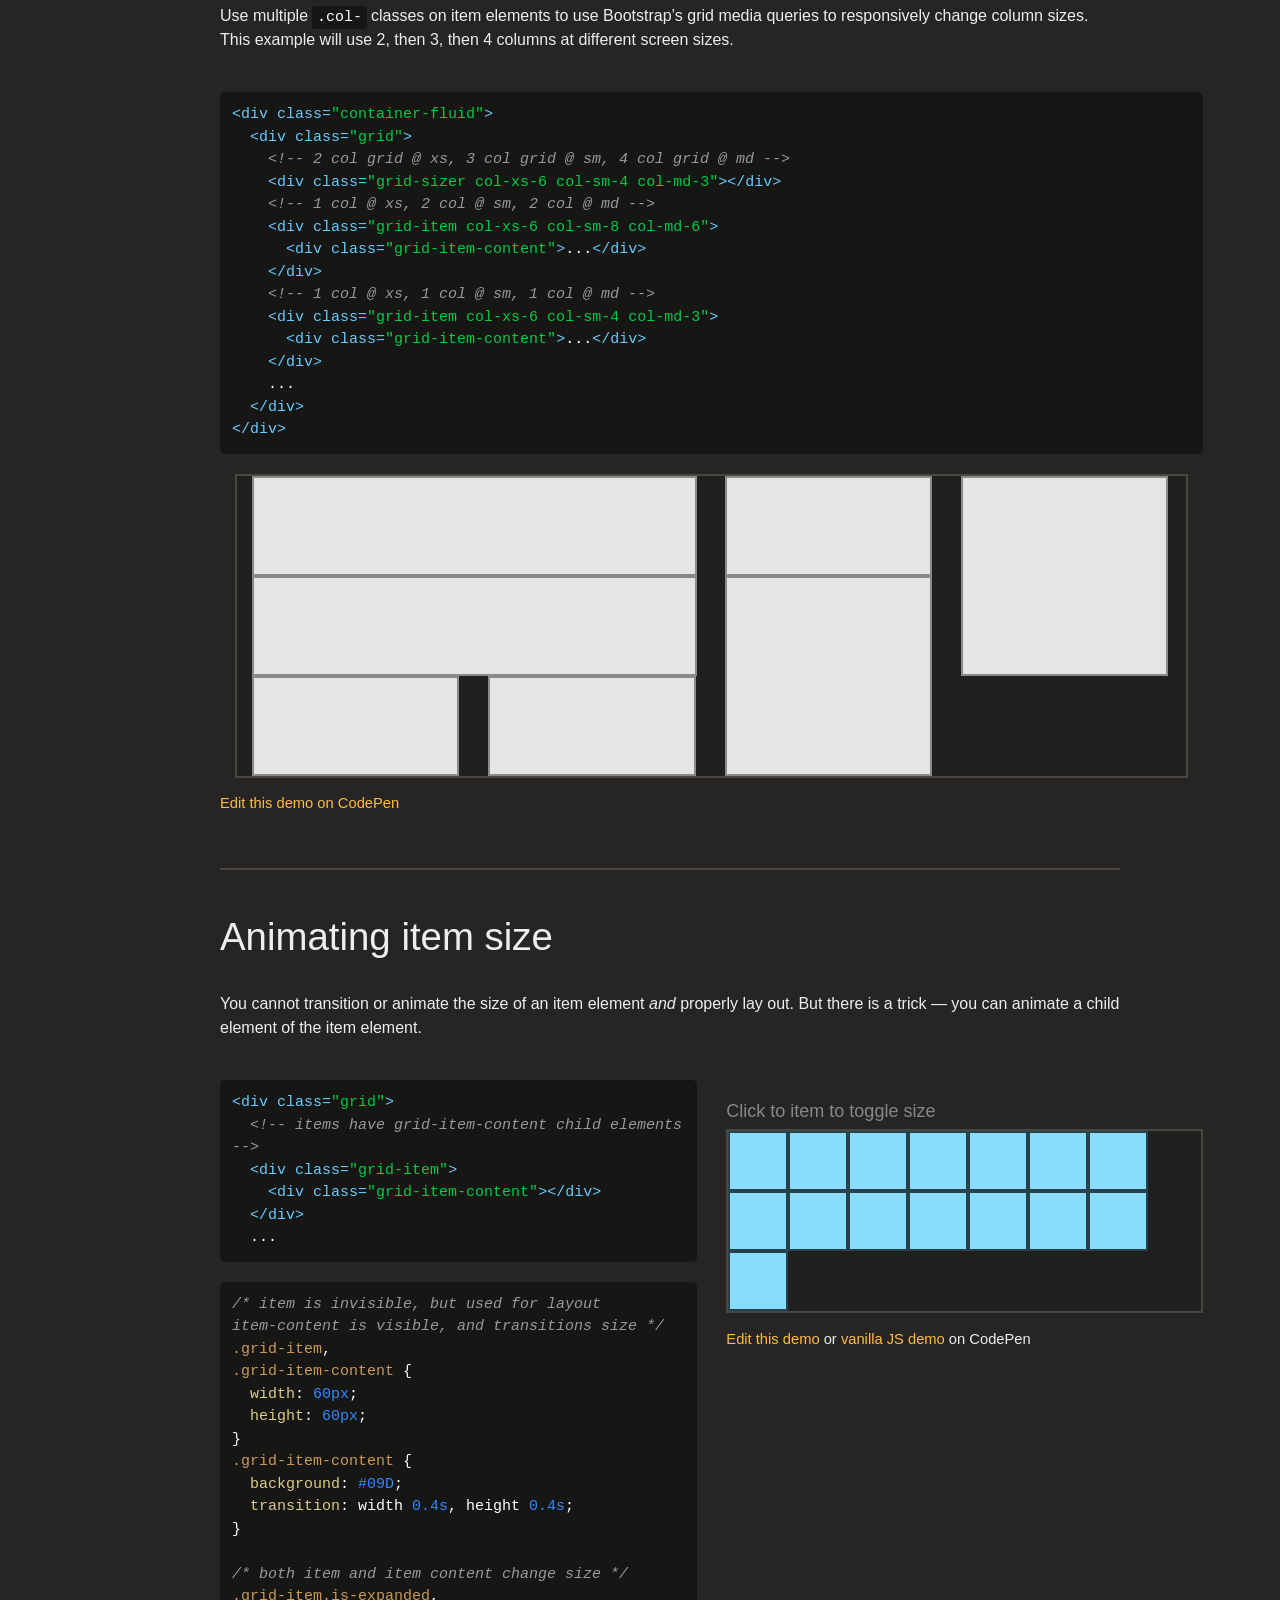
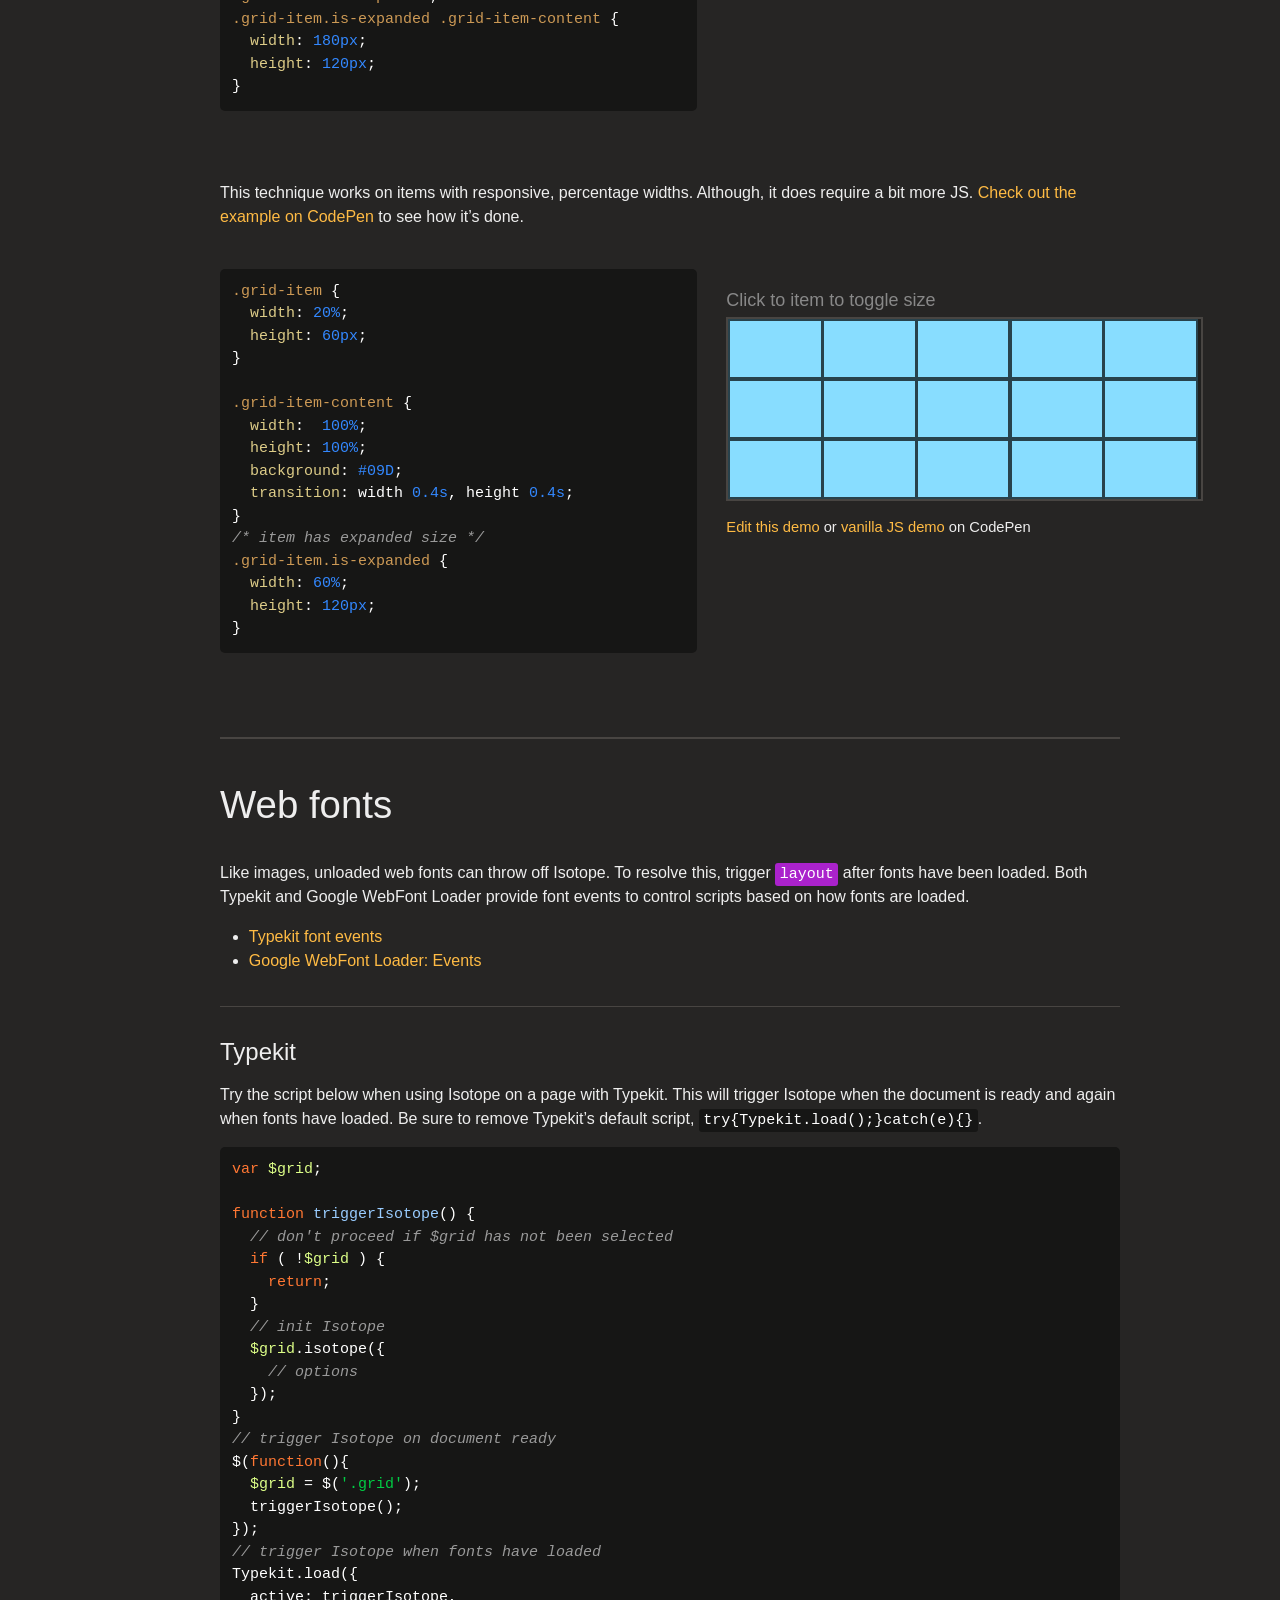
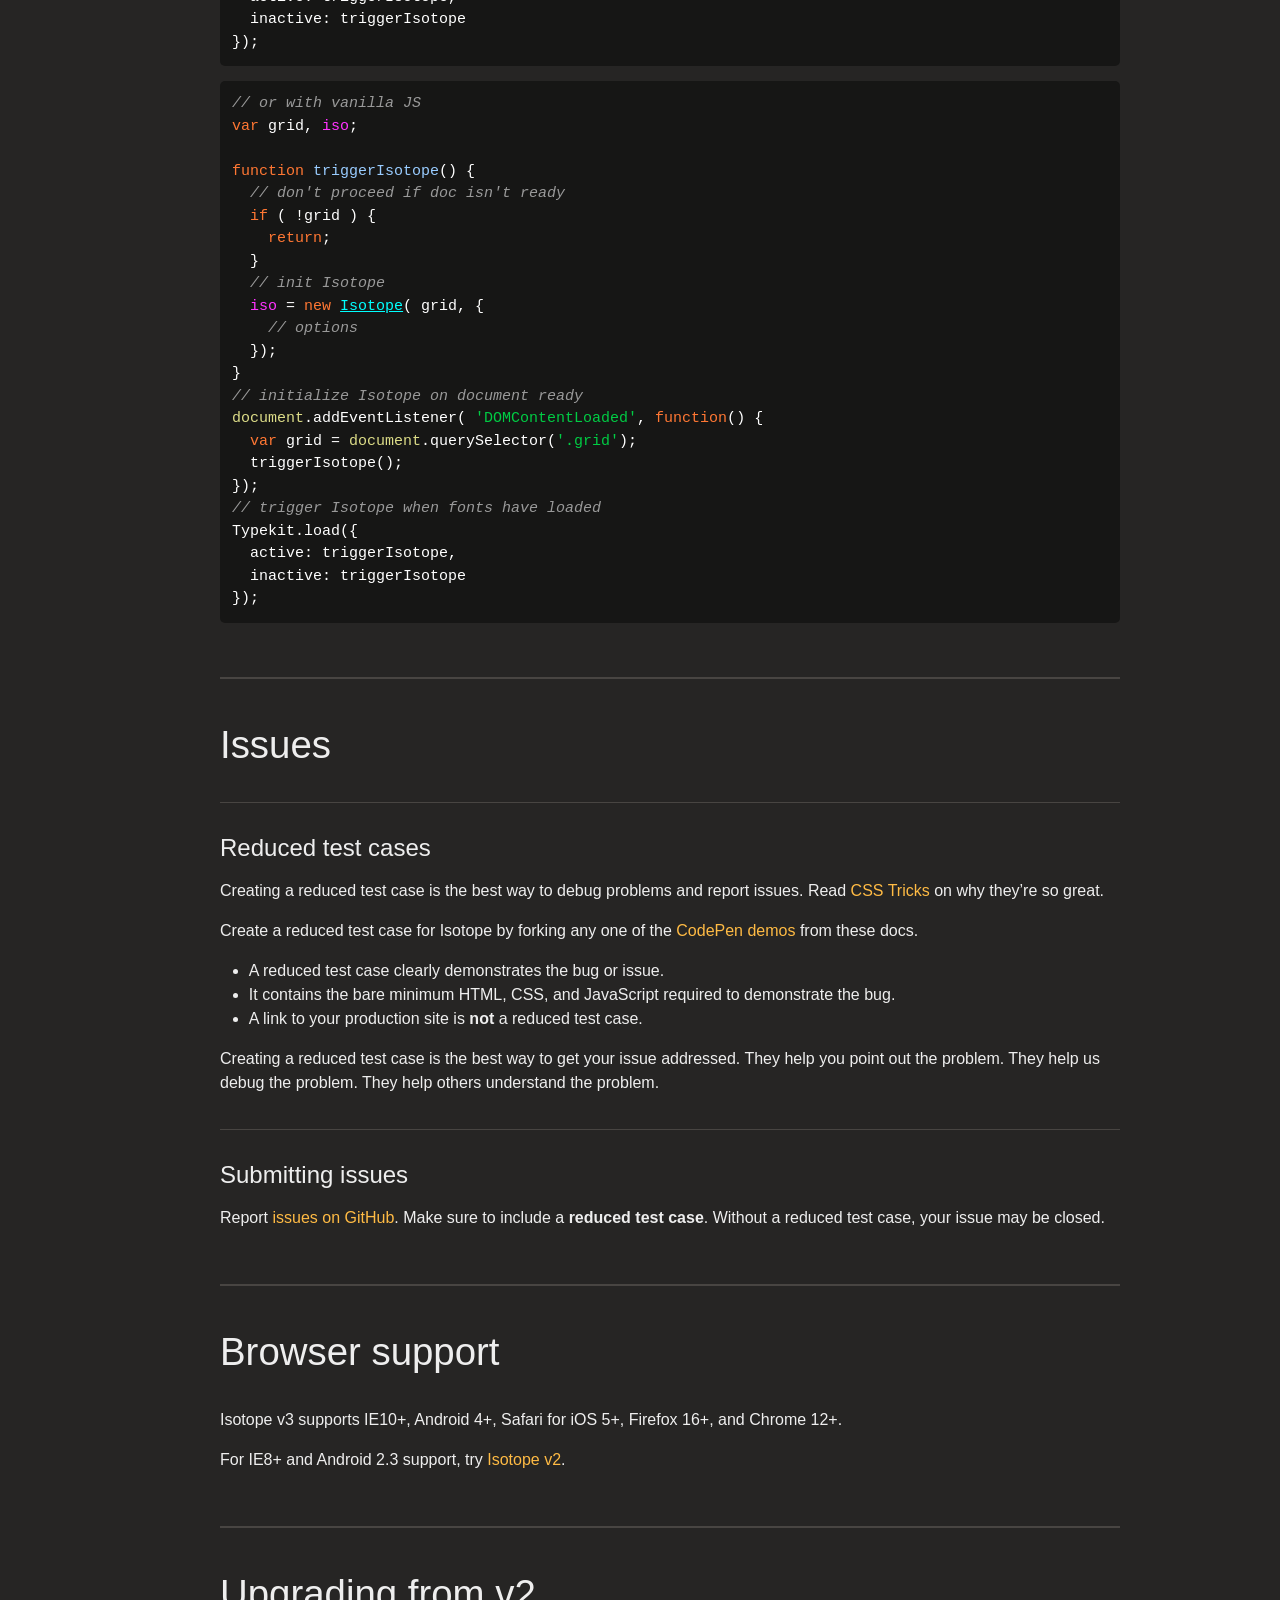
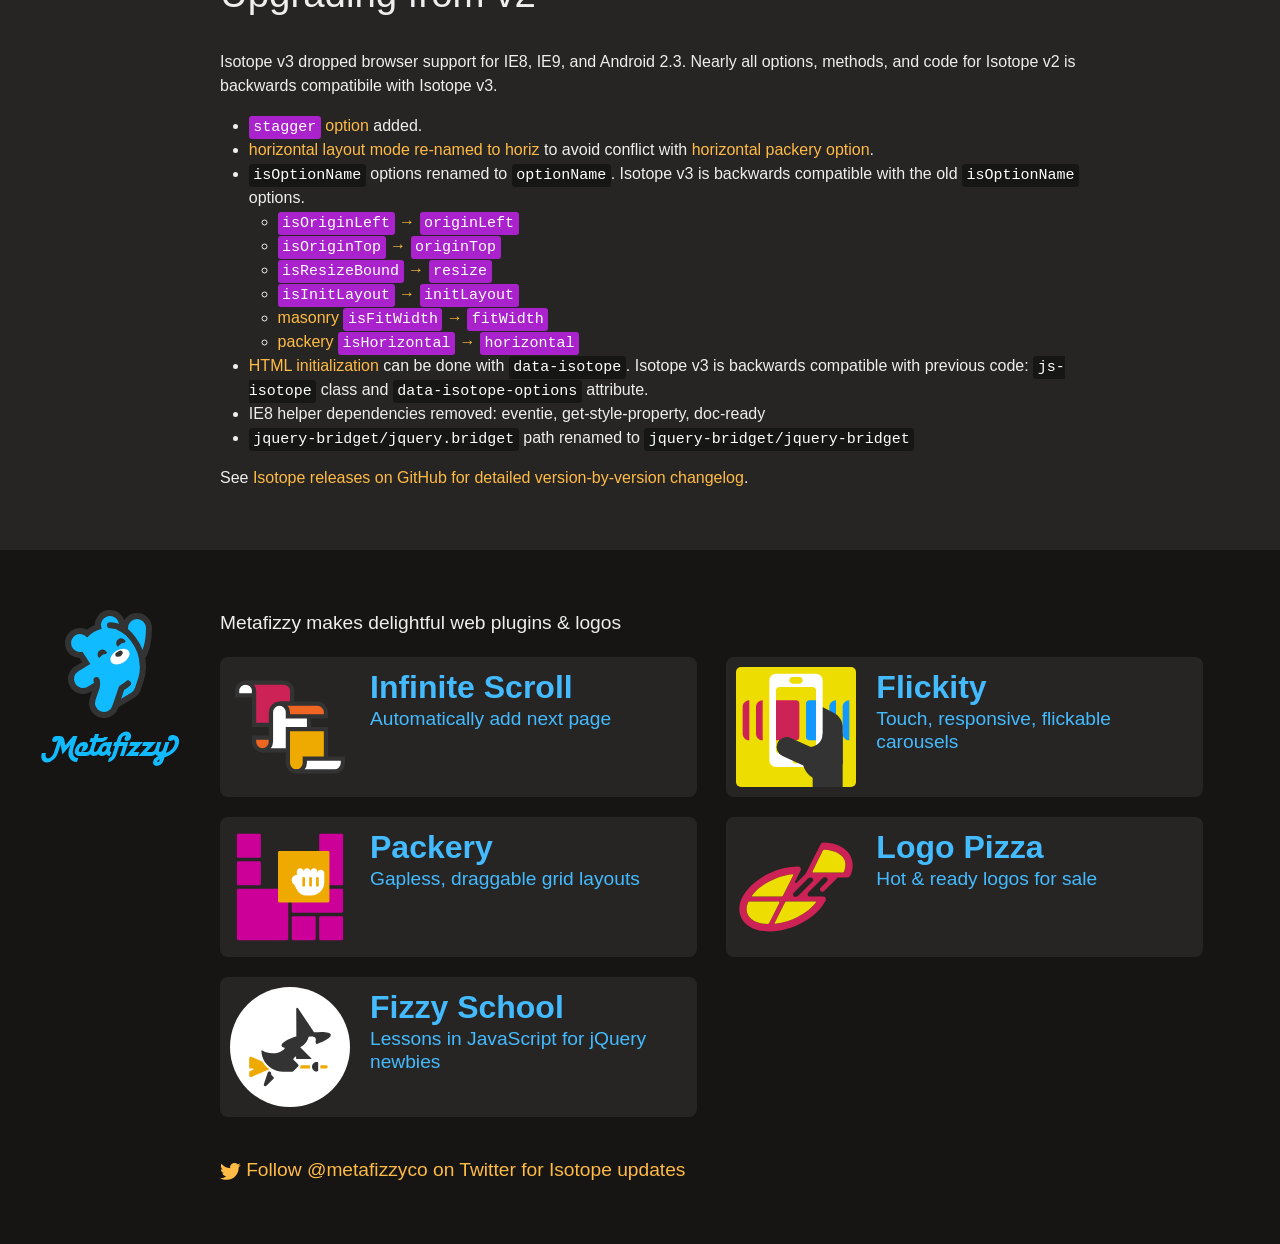
<file: js/isotope-docs/extras.html>
<!doctype html>
<html class="export" lang="en">
<head>
  <meta charset="utf-8">
  <meta name="viewport" content="width=device-width">
  <meta name="description" content="Filter &amp; sort magical layouts">

  <title>Isotope &#xB7; Extras</title>

    <!-- Isotope does not require any CSS files -->
    <link rel="stylesheet" href="css/isotope-docs.css?6" media="screen">

  <meta name="twitter:card" content="summary">
  <meta name="twitter:site" content="@metafizzyco">
  <meta name="twitter:url" content="https://isotope.metafizzy.co/extras.html">
  <meta name="twitter:title" content="Isotope Extras">
  <meta name="twitter:description" content="Filter &amp; sort magical layouts">

</head>
<body class="page--extras">


  <div class="nav">
    <h1 class="nav__title"><a href=".">Isotope</a></h1>
  
    <ol class="site-nav">
      <li class="site-nav__item site-nav__item--filtering">
        <a class="site-nav__item__link" href="filtering.html">Filtering</a></li>
      <li class="site-nav__item site-nav__item--sorting">
        <a class="site-nav__item__link" href="sorting.html">Sorting</a></li>
      <li class="site-nav__item site-nav__item--layout ">
        <a class="site-nav__item__link" href="layout.html">Layout</a>
      </li>
      <li class="site-nav__item site-nav__item--layout-modes sub-nav-parent">
        <a class="site-nav__item__link" href="layout-modes.html">Layout modes</a>
        <ul class="sub-nav">
            <li class="sub-nav__item sub-nav__item--masonry">
              <a class="sub-nav__item__link" href="layout-modes/masonry.html">masonry</a></li>
            <li class="sub-nav__item sub-nav__item--fitrows">
              <a class="sub-nav__item__link" href="layout-modes/fitrows.html">fitRows</a></li>
            <li class="sub-nav__item sub-nav__item--vertical">
              <a class="sub-nav__item__link" href="layout-modes/vertical.html">vertical</a></li>
            <li class="sub-nav__item sub-nav__item--packery">
              <a class="sub-nav__item__link" href="layout-modes/packery.html">packery</a></li>
            <li class="sub-nav__item sub-nav__item--cellsbyrow">
              <a class="sub-nav__item__link" href="layout-modes/cellsbyrow.html">cellsByRow</a></li>
            <li class="sub-nav__item sub-nav__item--masonryhorizontal">
              <a class="sub-nav__item__link" href="layout-modes/masonryhorizontal.html">masonryHorizontal</a></li>
            <li class="sub-nav__item sub-nav__item--fitcolumns">
              <a class="sub-nav__item__link" href="layout-modes/fitcolumns.html">fitColumns</a></li>
            <li class="sub-nav__item sub-nav__item--cellsbycolumn">
              <a class="sub-nav__item__link" href="layout-modes/cellsbycolumn.html">cellsByColumn</a></li>
            <li class="sub-nav__item sub-nav__item--horiz">
              <a class="sub-nav__item__link" href="layout-modes/horiz.html">horiz</a></li>
        </ul>
      </li>
      <li class="site-nav__item site-nav__item--options">
        <a class="site-nav__item__link" href="options.html">Options</a></li>
      <li class="site-nav__item site-nav__item--methods">
        <a class="site-nav__item__link" href="methods.html">Methods</a></li>
      <li class="site-nav__item site-nav__item--events">
        <a class="site-nav__item__link" href="events.html">Events</a></li>
      <li class="site-nav__item site-nav__item--extras">
        <a class="site-nav__item__link" href="extras.html">Extras</a></li>
      <li class="site-nav__item site-nav__item--license">
        <a class="site-nav__item__link" href="license.html">License</a></li>
      <li class="site-nav__item site-nav__item--faq">
        <a class="site-nav__item__link" href="faq.html">FAQ</a></li>
    </ol>
  
    <ul class="page-nav" data-js="page-nav">
<li class="page-nav__item page-nav__item--h2"><a href="#extra-examples">Extra examples</a></li>
<li class="page-nav__item page-nav__item--h2"><a href="#module-loaders">Module loaders</a></li>
<li class="page-nav__item page-nav__item--h3"><a href="#webpack">Webpack</a></li>
<li class="page-nav__item page-nav__item--h3"><a href="#requirejs">RequireJS</a></li>
<li class="page-nav__item page-nav__item--h3"><a href="#browserify">Browserify</a></li>
<li class="page-nav__item page-nav__item--h2"><a href="#bootstrap">Bootstrap</a></li>
<li class="page-nav__item page-nav__item--h2"><a href="#animating-item-size">Animating item size</a></li>
<li class="page-nav__item page-nav__item--h2"><a href="#web-fonts">Web fonts</a></li>
<li class="page-nav__item page-nav__item--h3"><a href="#typekit">Typekit</a></li>
<li class="page-nav__item page-nav__item--h2"><a href="#issues">Issues</a></li>
<li class="page-nav__item page-nav__item--h3"><a href="#reduced-test-cases">Reduced test cases</a></li>
<li class="page-nav__item page-nav__item--h3"><a href="#submitting-issues">Submitting issues</a></li>
<li class="page-nav__item page-nav__item--h2"><a href="#browser-support">Browser support</a></li>
<li class="page-nav__item page-nav__item--h2"><a href="#upgrading-from-v2">Upgrading from v2</a></li>
</ul>
  </div>


  <div id="content" class="main">
    <div class="container">
        <h1>Extras</h1>



<h2 id="extra-examples">Extra examples</h2>

<ul>
  <li><a href="https://codepen.io/desandro/pen/owAyG/">Combination filters with functions</a>, <a href="https://codepen.io/desandro/pen/pOjMdx">vanilla JS</a></li>
  <li><a href="https://codepen.io/desandro/pen/GBJERB">Combination filters with &lt;select&gt;s</a></li>
  <li><a href="https://codepen.io/desandro/pen/WyOZjx">Combination filters with search</a></li>
  <li><a href="https://codepen.io/desandro/pen/JGKyrY">Combination inclusive filters with checkboxes</a> and <a href="https://codepen.io/desandro/pen/GFbAs">Combination inclusive and exclusive filters with selects and checkboxes</a>. Explanation on <a href="https://github.com/metafizzy/isotope/issues/771#issuecomment-50991110">issue #771</a>.</li>
  <li><a href="https://codepen.io/desandro/pen/MebyMR">Combination filters, inclusive within a group, exclusive outside groups</a></li>
  <li><a href="https://codepen.io/desandro/pen/NgqxjW">Combination filters with checkboxes and URL hash</a>, see <a href="https://s.codepen.io/desandro/debug/NgqxjW#filter=.green%2C.orange">debug view for URL hash</a></li>
  <li><a href="https://codepen.io/desandro/pen/zrMXQv">Inclusive combination filters with toggle buttons</a></li>
  <li><a href="https://codepen.io/desandro/pen/pyxwem/">Updating filter counts on buttons</a></li>
  <li><a href="https://codepen.io/desandro/pen/Kpvyd">Reveal items on init</a></li>
  <li><a href="https://codepen.io/desandro/pen/AEslp">Only filter items, no layout</a>. For <a href="https://github.com/metafizzy/isotope/issues/675#issuecomment-40675160">issue #675</a></li>
  <li><a href="https://codepen.io/desandro/pen/mCdbD">Search and filter buttons</a></li>
  <li><a href="https://codepen.io/desandro/pen/bsHix">Reveal each image as they load</a></li>
  <li><a href="https://codepen.io/desandro/pen/vEJbNr">Filtering with toggle on/off buttons</a></li>
  <li><a href="https://codepen.io/desandro/pen/vErxXj">Filtering with URL hash</a>. View <a href="https://s.codepen.io/desandro/debug/vErxXj#filter=%3Anot(.transition)">debug version</a> to see filter in URL hash.</li>
  <li><a href="https://codepen.io/desandro/pen/zGZywM">Sorting by selected category</a>. For <a href="https://github.com/metafizzy/isotope/issues/901">issue #901</a></li>
  <li><a href="https://codepen.io/desandro/pen/dXYBRE">Sort clicked item first</a></li>
  <li><a href="https://codepen.io/desandro/pen/pbkbBO">Update filtered item count</a></li>
  <li><a href="https://codepen.io/desandro/pen/qjXKBp">Fade in from bottom with visibleStyle &amp; hiddenStyle</a></li>
  <li><a href="https://codepen.io/desandro/pen/OQwEgK">Sorting, normalize upper &amp; lowercase text</a></li>
  <li><a href="https://codepen.io/desandro/pen/WJoOrM/">Sort by a selector, change opacity of selected and unselected items</a></li>
</ul>


<h2 id="module-loaders">Module loaders</h2>


<h3 id="webpack">Webpack</h3>

<p>Install Isotope with npm.</p>

<pre><code class="bash">npm install isotope-layout
</code></pre>

<p>You can then <code>require(<span class="string">&apos;isotope-layout&apos;</span>)</code>.</p>

<pre><code class="js"><span class="comment">// main.js</span>
<span class="keyword">var</span> <span class="isotope_keyword">Isotope</span> = <span class="built_in">require</span>(<span class="string">&apos;isotope-layout&apos;</span>);

<span class="keyword">var</span> <span class="isotope_var">iso</span> = <span class="keyword">new</span> <span class="isotope_keyword">Isotope</span>( <span class="string">&apos;.grid&apos;</span>, {
  <span class="comment">// options...</span>
});
</code></pre>

<p>Run webpack.</p>


<pre><code class="bash">webpack main.js bundle.js
</code></pre>

<p>Install and require <a href="layout-modes.html#included-modes">layout modes that are not included</a>.</p>

<pre><code class="bash">npm install isotope-cells-by-row
</code></pre>

<pre><code class="js"><span class="keyword">var</span> <span class="isotope_keyword">Isotope</span> = <span class="built_in">require</span>(<span class="string">&apos;isotope-layout&apos;</span>);
<span class="comment">// add cellsByRow layout mode</span>
<span class="built_in">require</span>(<span class="string">&apos;isotope-cells-by-row&apos;</span>)

<span class="keyword">var</span> <span class="isotope_var">iso</span> = <span class="keyword">new</span> <span class="isotope_keyword">Isotope</span>( <span class="string">&apos;.grid&apos;</span>, {
  <span class="attr">layoutMode</span>: <span class="string">&apos;cellsByRow&apos;</span>
});
</code></pre>

<p id="browserify-jquery">To use Isotope as a jQuery plugin with Browserify, you need to use <a href="https://www.npmjs.com/package/jquery-bridget">jQuery Bridget</a></p>

<pre><code class="bash">npm install jquery
npm install jquery-bridget
</code></pre>

<pre><code class="js"><span class="keyword">var</span> $ = <span class="built_in">require</span>(<span class="string">&apos;jquery&apos;</span>);
<span class="keyword">var</span> jQueryBridget = <span class="built_in">require</span>(<span class="string">&apos;jquery-bridget&apos;</span>);
<span class="keyword">var</span> <span class="isotope_keyword">Isotope</span> = <span class="built_in">require</span>(<span class="string">&apos;isotope-layout&apos;</span>);
<span class="comment">// make Isotope a jQuery plugin</span>
jQueryBridget( <span class="string">&apos;isotope&apos;</span>, <span class="isotope_keyword">Isotope</span>, $ );
<span class="comment">// now you can use $().isotope()</span>
$(<span class="string">&apos;.grid&apos;</span>).isotope({
  <span class="comment">// options...</span>
});
</code></pre>



<h3 id="requirejs">RequireJS</h3>

<p>Isotope supports <a href="http://requirejs.org">RequireJS</a>.</p>

<p>You can require <a href="isotope.pkgd.js">isotope.pkgd.js</a>.</p>

<pre><code class="js">requirejs( [
  <span class="string">&apos;path/to/isotope.pkgd.js&apos;</span>,
], <span class="function"><span class="keyword">function</span>(<span class="params"> Isotope </span>) </span>{
  <span class="keyword">var</span> <span class="isotope_var">iso</span> = <span class="keyword">new</span> <span class="isotope_keyword">Isotope</span>( <span class="string">&apos;.grid&apos;</span>, {...});
});
</code></pre>

<p id="requirejs-layout-modes">Any <a href="layout-modes.html#included-modes">layout mode that&#x2019;s not included</a>, will need to be required separately</p>

<pre><code class="js">requirejs( [
  <span class="string">&apos;path/to/isotope.pkgd.js&apos;</span>,
  <span class="string">&apos;path/to/masonry-horizontal.js&apos;</span>
], <span class="function"><span class="keyword">function</span>(<span class="params"> Isotope </span>) </span>{
  <span class="keyword">var</span> <span class="isotope_var">iso</span> = <span class="keyword">new</span> <span class="isotope_keyword">Isotope</span>( <span class="string">&apos;.grid&apos;</span>, {
    <span class="attr">layoutMode</span>: <span class="string">&apos;masonryHorizontal&apos;</span>
  });
});
</code></pre>

<p id="requirejs-pkgd-jquery">To use Isotope as a jQuery plugin with RequireJS and isotope.pkgd.js, you need to run jQuery bridget.</p>


<pre><code class="js"><span class="comment">// require the require function</span>
requirejs( [ <span class="string">&apos;require&apos;</span>, <span class="string">&apos;jquery&apos;</span>, <span class="string">&apos;path/to/isotope.pkgd.js&apos;</span> ],
  <span class="function"><span class="keyword">function</span>(<span class="params"> require, $, Isotope </span>) </span>{
    <span class="comment">// require jquery-bridget, it&apos;s included in isotope.pkgd.js</span>
    <span class="built_in">require</span>( [ <span class="string">&apos;jquery-bridget/jquery-bridget&apos;</span> ],
    <span class="function"><span class="keyword">function</span>(<span class="params"> jQueryBridget </span>) </span>{
      <span class="comment">// make Isotope a jQuery plugin</span>
      jQueryBridget( <span class="string">&apos;isotope&apos;</span>, <span class="isotope_keyword">Isotope</span>, $ );
      <span class="comment">// now you can use $().isotope()</span>
      $(<span class="string">&apos;.grid&apos;</span>).isotope({...});
    }
  );
});
</code></pre>



<h3 id="browserify">Browserify</h3>

<p>Isotope works with <a href="http://browserify.org">Browserify</a>. <a href="https://www.npmjs.com/package/isotope-layout">Install Isotope with npm</a>.</p>

<pre><code>npm install isotope-layout
</code></pre>

<pre><code class="js"><span class="keyword">var</span> <span class="isotope_keyword">Isotope</span> = <span class="built_in">require</span>(<span class="string">&apos;isotope-layout&apos;</span>);

<span class="keyword">var</span> <span class="isotope_var">iso</span> = <span class="keyword">new</span> <span class="isotope_keyword">Isotope</span>( <span class="string">&apos;.grid&apos;</span>, {
  <span class="comment">// options...</span>
});
</code></pre>

<p>Layout modes and jQuery plugin functionality need to be installed separately, similar to <a href="#webpack">using Webpack</a>.</p>


<h2 id="bootstrap">Bootstrap</h2>

<p>You can use Isotope layouts with <a href="http://getbootstrap.com/css/#grid">Bootstrap grid system</a>. This example will display a fluid grid of 3 columns, using <code>col-xs-4</code> as <a href="layout-modes/masonry.html#columnwidth"><code>columnWidth</code></a>.</p>

<div class="example">
  <div class="example__code">
<pre><code class="html"><span class="tag">&lt;<span class="name">div</span> <span class="attr">class</span>=<span class="string">&quot;container-fluid&quot;</span>&gt;</span>
  <span class="comment">&lt;!-- add extra container element for Masonry --&gt;</span>
  <span class="tag">&lt;<span class="name">div</span> <span class="attr">class</span>=<span class="string">&quot;grid&quot;</span>&gt;</span>
    <span class="comment">&lt;!-- add sizing element for columnWidth --&gt;</span>
    <span class="tag">&lt;<span class="name">div</span> <span class="attr">class</span>=<span class="string">&quot;grid-sizer col-xs-4&quot;</span>&gt;</span><span class="tag">&lt;/<span class="name">div</span>&gt;</span>
    <span class="comment">&lt;!-- items use Bootstrap .col- classes --&gt;</span>
    <span class="tag">&lt;<span class="name">div</span> <span class="attr">class</span>=<span class="string">&quot;grid-item col-xs-8&quot;</span>&gt;</span>
      <span class="comment">&lt;!-- wrap item content in its own element --&gt;</span>
      <span class="tag">&lt;<span class="name">div</span> <span class="attr">class</span>=<span class="string">&quot;grid-item-content&quot;</span>&gt;</span>...<span class="tag">&lt;/<span class="name">div</span>&gt;</span>
    <span class="tag">&lt;/<span class="name">div</span>&gt;</span>
    <span class="tag">&lt;<span class="name">div</span> <span class="attr">class</span>=<span class="string">&quot;grid-item col-xs-4&quot;</span>&gt;</span>
      <span class="tag">&lt;<span class="name">div</span> <span class="attr">class</span>=<span class="string">&quot;grid-item-content&quot;</span>&gt;</span>...<span class="tag">&lt;/<span class="name">div</span>&gt;</span>
    <span class="tag">&lt;/<span class="name">div</span>&gt;</span>
    ...
  <span class="tag">&lt;/<span class="name">div</span>&gt;</span>
<span class="tag">&lt;/<span class="name">div</span>&gt;</span>
</code></pre>

<pre><code class="js">$(<span class="string">&apos;.grid&apos;</span>).isotope({
  <span class="attr">itemSelector</span>: <span class="string">&apos;.grid-item&apos;</span>, <span class="comment">// use a separate class for itemSelector, other than .col-</span>
  percentPosition: <span class="literal">true</span>,
  <span class="attr">masonry</span>: {
    <span class="attr">columnWidth</span>: <span class="string">&apos;.grid-sizer&apos;</span>
  }
});
</code></pre>
  </div>
  <div class="example__demo">
  
    <div class="bootstrap-3__container-fluid">
      <div class="grid js-masonry" data-masonry-options="{ &quot;itemSelector&quot;: &quot;.bootstrap-3__grid-item&quot;, &quot;columnWidth&quot;: &quot;.grid-sizer&quot;, &quot;percentPosition&quot;: true }">
        <div class="grid-sizer bootstrap-3__col-xs-4"></div>
        <div class="bootstrap-3__grid-item bootstrap-3__col-xs-8">
          <div class="bootstrap-3__grid-item-content"></div>
        </div>
        <div class="bootstrap-3__grid-item bootstrap-3__col-xs-4">
          <div class="bootstrap-3__grid-item-content"></div>
        </div>
        <div class="bootstrap-3__grid-item bootstrap-3__col-xs-4">
          <div class="bootstrap-3__grid-item-content bootstrap-3__grid-item-content--height2"></div>
        </div>
        <div class="bootstrap-3__grid-item bootstrap-3__col-xs-8">
          <div class="bootstrap-3__grid-item-content"></div>
        </div>
        <div class="bootstrap-3__grid-item bootstrap-3__col-xs-4">
          <div class="bootstrap-3__grid-item-content bootstrap-3__grid-item-content--height2"></div>
        </div>
        <div class="bootstrap-3__grid-item bootstrap-3__col-xs-4">
          <div class="bootstrap-3__grid-item-content"></div>
        </div>
        <div class="bootstrap-3__grid-item bootstrap-3__col-xs-4">
          <div class="bootstrap-3__grid-item-content"></div>
        </div>
      </div>
  
    </div>
  
    <p class="edit-demo">
        <a href="https://codepen.io/desandro/pen/yeezdp">Edit this demo on CodePen</a>
    </p>
  </div>
</div>

<p>Use multiple <code>.col-</code> classes on item elements to use Bootstrap&#x2019;s grid media queries to responsively change column sizes. This example will use 2, then 3, then 4 columns at different screen sizes.</p>

<div class="example">
  <div class="example__code">
<pre><code class="html"><span class="tag">&lt;<span class="name">div</span> <span class="attr">class</span>=<span class="string">&quot;container-fluid&quot;</span>&gt;</span>
  <span class="tag">&lt;<span class="name">div</span> <span class="attr">class</span>=<span class="string">&quot;grid&quot;</span>&gt;</span>
    <span class="comment">&lt;!-- 2 col grid @ xs, 3 col grid @ sm, 4 col grid @ md --&gt;</span>
    <span class="tag">&lt;<span class="name">div</span> <span class="attr">class</span>=<span class="string">&quot;grid-sizer col-xs-6 col-sm-4 col-md-3&quot;</span>&gt;</span><span class="tag">&lt;/<span class="name">div</span>&gt;</span>
    <span class="comment">&lt;!-- 1 col @ xs, 2 col @ sm, 2 col @ md --&gt;</span>
    <span class="tag">&lt;<span class="name">div</span> <span class="attr">class</span>=<span class="string">&quot;grid-item col-xs-6 col-sm-8 col-md-6&quot;</span>&gt;</span>
      <span class="tag">&lt;<span class="name">div</span> <span class="attr">class</span>=<span class="string">&quot;grid-item-content&quot;</span>&gt;</span>...<span class="tag">&lt;/<span class="name">div</span>&gt;</span>
    <span class="tag">&lt;/<span class="name">div</span>&gt;</span>
    <span class="comment">&lt;!-- 1 col @ xs, 1 col @ sm, 1 col @ md --&gt;</span>
    <span class="tag">&lt;<span class="name">div</span> <span class="attr">class</span>=<span class="string">&quot;grid-item col-xs-6 col-sm-4 col-md-3&quot;</span>&gt;</span>
      <span class="tag">&lt;<span class="name">div</span> <span class="attr">class</span>=<span class="string">&quot;grid-item-content&quot;</span>&gt;</span>...<span class="tag">&lt;/<span class="name">div</span>&gt;</span>
    <span class="tag">&lt;/<span class="name">div</span>&gt;</span>
    ...
  <span class="tag">&lt;/<span class="name">div</span>&gt;</span>
<span class="tag">&lt;/<span class="name">div</span>&gt;</span>
</code></pre>
  </div>
  <div class="example__demo">
  
    <div class="bootstrap-3__container-fluid">
      <div class="grid js-masonry" data-masonry-options="{ &quot;itemSelector&quot;: &quot;.bootstrap-3__grid-item&quot;, &quot;columnWidth&quot;: &quot;.grid-sizer&quot;, &quot;percentPosition&quot;: true }">
        <div class="grid-sizer bootstrap-3__col-xs-6 bootstrap-3__col-sm-4 bootstrap-3__col-md-3"></div>
        <div class="bootstrap-3__grid-item bootstrap-3__col-xs-6 bootstrap-3__col-sm-8 bootstrap-3__col-md-6">
          <div class="bootstrap-3__grid-item-content"></div>
        </div>
        <div class="bootstrap-3__grid-item bootstrap-3__col-xs-6 bootstrap-3__col-sm-4 bootstrap-3__col-md-3">
          <div class="bootstrap-3__grid-item-content"></div>
        </div>
        <div class="bootstrap-3__grid-item bootstrap-3__col-xs-6 bootstrap-3__col-sm-4 bootstrap-3__col-md-3">
          <div class="bootstrap-3__grid-item-content bootstrap-3__grid-item-content--height2"></div>
        </div>
        <div class="bootstrap-3__grid-item bootstrap-3__col-xs-6 bootstrap-3__col-sm-8 bootstrap-3__col-md-6">
          <div class="bootstrap-3__grid-item-content"></div>
        </div>
        <div class="bootstrap-3__grid-item bootstrap-3__col-xs-6 bootstrap-3__col-sm-4 bootstrap-3__col-md-3">
          <div class="bootstrap-3__grid-item-content bootstrap-3__grid-item-content--height2"></div>
        </div>
        <div class="bootstrap-3__grid-item bootstrap-3__col-xs-6 bootstrap-3__col-sm-4 bootstrap-3__col-md-3">
          <div class="bootstrap-3__grid-item-content"></div>
        </div>
        <div class="bootstrap-3__grid-item bootstrap-3__col-xs-6 bootstrap-3__col-sm-4 bootstrap-3__col-md-3">
          <div class="bootstrap-3__grid-item-content"></div>
        </div>
      </div>
  
    </div>
  
    <p class="edit-demo">
        <a href="https://codepen.io/desandro/pen/addLrQ">Edit this demo on CodePen</a>
    </p>
  </div>
</div>


<h2 id="animating-item-size">Animating item size</h2>

<p>You cannot transition or animate the size of an item element <em>and</em> properly lay out. But there is a trick &#x2014; you can animate a child element of the item element.</p>

<div class="duo example">
  <div class="duo__cell example__code">
<pre><code class="html"><span class="tag">&lt;<span class="name">div</span> <span class="attr">class</span>=<span class="string">&quot;grid&quot;</span>&gt;</span>
  <span class="comment">&lt;!-- items have grid-item-content child elements --&gt;</span>
  <span class="tag">&lt;<span class="name">div</span> <span class="attr">class</span>=<span class="string">&quot;grid-item&quot;</span>&gt;</span>
    <span class="tag">&lt;<span class="name">div</span> <span class="attr">class</span>=<span class="string">&quot;grid-item-content&quot;</span>&gt;</span><span class="tag">&lt;/<span class="name">div</span>&gt;</span>
  <span class="tag">&lt;/<span class="name">div</span>&gt;</span>
  ...
</code></pre>

<pre><code class="css"><span class="comment">/* item is invisible, but used for layout
item-content is visible, and transitions size */</span>
<span class="selector-class">.grid-item</span>,
<span class="selector-class">.grid-item-content</span> {
  <span class="attribute">width</span>: <span class="number">60px</span>;
  <span class="attribute">height</span>: <span class="number">60px</span>;
}
<span class="selector-class">.grid-item-content</span> {
  <span class="attribute">background</span>: <span class="number">#09D</span>;
  <span class="attribute">transition</span>: width <span class="number">0.4s</span>, height <span class="number">0.4s</span>;
}

<span class="comment">/* both item and item content change size */</span>
<span class="selector-class">.grid-item</span><span class="selector-class">.is-expanded</span>,
<span class="selector-class">.grid-item</span><span class="selector-class">.is-expanded</span> <span class="selector-class">.grid-item-content</span> {
  <span class="attribute">width</span>: <span class="number">180px</span>;
  <span class="attribute">height</span>: <span class="number">120px</span>;
}
</code></pre>
  </div>
  <div class="duo__cell example__demo" data-js="animate-item-size">
    <p class="instruction">Click to item to toggle size</p>
    <div class="grid">
      <div class="animate-item-size-item">
        <div class="animate-item-size-item__content"></div>
      </div>
      <div class="animate-item-size-item">
        <div class="animate-item-size-item__content"></div>
      </div>
      <div class="animate-item-size-item">
        <div class="animate-item-size-item__content"></div>
      </div>
      <div class="animate-item-size-item">
        <div class="animate-item-size-item__content"></div>
      </div>
      <div class="animate-item-size-item">
        <div class="animate-item-size-item__content"></div>
      </div>
      <div class="animate-item-size-item">
        <div class="animate-item-size-item__content"></div>
      </div>
      <div class="animate-item-size-item">
        <div class="animate-item-size-item__content"></div>
      </div>
      <div class="animate-item-size-item">
        <div class="animate-item-size-item__content"></div>
      </div>
      <div class="animate-item-size-item">
        <div class="animate-item-size-item__content"></div>
      </div>
      <div class="animate-item-size-item">
        <div class="animate-item-size-item__content"></div>
      </div>
      <div class="animate-item-size-item">
        <div class="animate-item-size-item__content"></div>
      </div>
      <div class="animate-item-size-item">
        <div class="animate-item-size-item__content"></div>
      </div>
      <div class="animate-item-size-item">
        <div class="animate-item-size-item__content"></div>
      </div>
      <div class="animate-item-size-item">
        <div class="animate-item-size-item__content"></div>
      </div>
      <div class="animate-item-size-item">
        <div class="animate-item-size-item__content"></div>
      </div>
    </div>
    <p class="edit-demo">
        <a href="https://codepen.io/desandro/pen/jnhAi">Edit this demo</a>
        or <a href="https://codepen.io/desandro/pen/fztmB">vanilla JS demo</a> on CodePen
    </p>
  </div>
</div>

<p>This technique works on items with responsive, percentage widths. Although, it does require a bit more JS. <a href="https://codepen.io/desandro/pen/jGJKL">Check out the example on CodePen</a> to see how it&#x2019;s done.</p>

<div class="duo example">
  <div class="duo__cell example__code">
<pre><code class="css"><span class="selector-class">.grid-item</span> {
  <span class="attribute">width</span>: <span class="number">20%</span>;
  <span class="attribute">height</span>: <span class="number">60px</span>;
}

<span class="selector-class">.grid-item-content</span> {
  <span class="attribute">width</span>:  <span class="number">100%</span>;
  <span class="attribute">height</span>: <span class="number">100%</span>;
  <span class="attribute">background</span>: <span class="number">#09D</span>;
  <span class="attribute">transition</span>: width <span class="number">0.4s</span>, height <span class="number">0.4s</span>;
}
<span class="comment">/* item has expanded size */</span>
<span class="selector-class">.grid-item</span><span class="selector-class">.is-expanded</span> {
  <span class="attribute">width</span>: <span class="number">60%</span>;
  <span class="attribute">height</span>: <span class="number">120px</span>;
}
</code></pre>
  </div>
  <div class="duo__cell example__demo" data-js="animate-item-size-responsive">
    <p class="instruction">Click to item to toggle size</p>
    <div class="grid grid--animate-item-size-responsive">
      <div class="grid-sizer"></div>
      <div class="animate-item-size-item">
        <div class="animate-item-size-item__content"></div>
      </div>
      <div class="animate-item-size-item">
        <div class="animate-item-size-item__content"></div>
      </div>
      <div class="animate-item-size-item">
        <div class="animate-item-size-item__content"></div>
      </div>
      <div class="animate-item-size-item">
        <div class="animate-item-size-item__content"></div>
      </div>
      <div class="animate-item-size-item">
        <div class="animate-item-size-item__content"></div>
      </div>
      <div class="animate-item-size-item">
        <div class="animate-item-size-item__content"></div>
      </div>
      <div class="animate-item-size-item">
        <div class="animate-item-size-item__content"></div>
      </div>
      <div class="animate-item-size-item">
        <div class="animate-item-size-item__content"></div>
      </div>
      <div class="animate-item-size-item">
        <div class="animate-item-size-item__content"></div>
      </div>
      <div class="animate-item-size-item">
        <div class="animate-item-size-item__content"></div>
      </div>
      <div class="animate-item-size-item">
        <div class="animate-item-size-item__content"></div>
      </div>
      <div class="animate-item-size-item">
        <div class="animate-item-size-item__content"></div>
      </div>
      <div class="animate-item-size-item">
        <div class="animate-item-size-item__content"></div>
      </div>
      <div class="animate-item-size-item">
        <div class="animate-item-size-item__content"></div>
      </div>
      <div class="animate-item-size-item">
        <div class="animate-item-size-item__content"></div>
      </div>
    </div>
    <p class="edit-demo">
        <a href="https://codepen.io/desandro/pen/utGrv">Edit this demo</a>
        or <a href="https://codepen.io/desandro/pen/jeLKl">vanilla JS demo</a> on CodePen
    </p>
  </div>

</div>


<h2 id="web-fonts">Web fonts</h2>

<p>Like images, unloaded web fonts can throw off Isotope. To resolve this, trigger <a href="methods.html#layout"><code>layout</code></a> after fonts have been loaded. Both Typekit and Google WebFont Loader provide font events to control scripts based on how fonts are loaded.</p>

<ul>
  <li><a href="http://blog.typekit.com/2010/10/18/more-control-with-typekits-font-events/">Typekit font events</a></li>
  <li><a href="https://developers.google.com/webfonts/docs/webfont_loader#Events">Google WebFont Loader: Events</a></li>
</ul>


<h3 id="typekit">Typekit</h3>

<p>Try the script below when using Isotope on a page with Typekit. This will trigger Isotope when the document is ready and again when fonts have loaded. Be sure to remove Typekit&#x2019;s default script, <code>try{Typekit.load();}catch(e){}</code>.</p>

<pre><code class="js"><span class="keyword">var</span> <span class="jquery_var">$grid</span>;

<span class="function"><span class="keyword">function</span> <span class="title">triggerIsotope</span>(<span class="params"></span>) </span>{
  <span class="comment">// don&apos;t proceed if $grid has not been selected</span>
  <span class="keyword">if</span> ( !<span class="jquery_var">$grid</span> ) {
    <span class="keyword">return</span>;
  }
  <span class="comment">// init Isotope</span>
  <span class="jquery_var">$grid</span>.isotope({
    <span class="comment">// options</span>
  });
}
<span class="comment">// trigger Isotope on document ready</span>
$(<span class="function"><span class="keyword">function</span>(<span class="params"></span>)</span>{
  <span class="jquery_var">$grid</span> = $(<span class="string">&apos;.grid&apos;</span>);
  triggerIsotope();
});
<span class="comment">// trigger Isotope when fonts have loaded</span>
Typekit.load({
  <span class="attr">active</span>: triggerIsotope,
  <span class="attr">inactive</span>: triggerIsotope
});
</code></pre>

<pre><code class="js"><span class="comment">// or with vanilla JS</span>
<span class="keyword">var</span> grid, <span class="isotope_var">iso</span>;

<span class="function"><span class="keyword">function</span> <span class="title">triggerIsotope</span>(<span class="params"></span>) </span>{
  <span class="comment">// don&apos;t proceed if doc isn&apos;t ready</span>
  <span class="keyword">if</span> ( !grid ) {
    <span class="keyword">return</span>;
  }
  <span class="comment">// init Isotope</span>
  <span class="isotope_var">iso</span> = <span class="keyword">new</span> <span class="isotope_keyword">Isotope</span>( grid, {
    <span class="comment">// options</span>
  });
}
<span class="comment">// initialize Isotope on document ready</span>
<span class="built_in">document</span>.addEventListener( <span class="string">&apos;DOMContentLoaded&apos;</span>, <span class="function"><span class="keyword">function</span>(<span class="params"></span>) </span>{
  <span class="keyword">var</span> grid = <span class="built_in">document</span>.querySelector(<span class="string">&apos;.grid&apos;</span>);
  triggerIsotope();
});
<span class="comment">// trigger Isotope when fonts have loaded</span>
Typekit.load({
  <span class="attr">active</span>: triggerIsotope,
  <span class="attr">inactive</span>: triggerIsotope
});
</code></pre>


<h2 id="issues">Issues</h2>

<h3 id="reduced-test-cases">Reduced test cases</h3>

<p>Creating a reduced test case is the best way to debug problems and report issues. Read <a href="https://css-tricks.com/reduced-test-cases/">CSS Tricks</a> on why they&#x2019;re so great.</p>

<p>Create a reduced test case for Isotope by forking any one of the <a href="https://codepen.io/desandro/tag/isotope-docs">CodePen demos</a> from these docs.</p>

<ul>
  <li>A reduced test case clearly demonstrates the bug or issue.</li>
  <li>It contains the bare minimum HTML, CSS, and JavaScript required to demonstrate the bug.</li>
  <li>A link to your production site is <b>not</b> a reduced test case.</li>
</ul>

<p>Creating a reduced test case is the best way to get your issue addressed. They help you point out the problem. They help us debug the problem. They help others understand the problem.</p>


<h3 id="submitting-issues">Submitting issues</h3>

<p>Report <a href="https://github.com/metafizzy/isotope/issues/">issues on GitHub</a>. Make sure to include a <strong>reduced test case</strong>. Without a reduced test case, your issue may be closed.</p>


<h2 id="browser-support">Browser support</h2>

<p>Isotope v3 supports IE10+, Android 4+, Safari for iOS 5+, Firefox 16+, and Chrome 12+.</p>

<p>For IE8+ and Android 2.3 support, try <a href="https://isotope.metafizzy.co/v2">Isotope v2</a>.</p>


<h2 id="upgrading-from-v2">Upgrading from v2</h2>

<p>Isotope v3 dropped browser support for IE8, IE9, and Android 2.3. Nearly all options, methods, and code for Isotope v2 is backwards compatibile with Isotope v3.</p>

<ul>
  <li><a href="options.html#stagger"><code>stagger</code> option</a> added.</li>
  <li><a href="layout-modes/horiz.html">horizontal layout mode re-named to horiz</a> to avoid conflict with <a href="layout-modes/packery.html#horizontal">horizontal packery option</a>.</li>
  <li><code>isOptionName</code> options renamed to <code>optionName</code>. Isotope v3 is backwards compatible with the old <code>isOptionName</code> options.
    <ul>
      <li><a href="options.html#originleft"><code>isOriginLeft</code> &#x2192; <code>originLeft</code></a></li>
      <li><a href="options.html#origintop"><code>isOriginTop</code> &#x2192; <code>originTop</code></a></li>
      <li><a href="options.html#resize"><code>isResizeBound</code> &#x2192; <code>resize</code></a></li>
      <li><a href="options.html#initlayout"><code>isInitLayout</code> &#x2192; <code>initLayout</code></a></li>
      <li><a href="layout-modes/masonry.html#fitwidth">masonry <code>isFitWidth</code> &#x2192; <code>fitWidth</code></a></li>
      <li><a href="layout-modes/packery.html#horizontal">packery <code>isHorizontal</code> &#x2192; <code>horizontal</code></a></li>
    </ul>
  </li>
  <li><a href=".#initialize-in-html">HTML initialization</a> can be done with <code>data-isotope</code>.  Isotope v3 is backwards compatible with previous code: <code>js-isotope</code> class and <code>data-isotope-options</code> attribute.</li>
  <li>IE8 helper dependencies removed: eventie, get-style-property, doc-ready</li>
  <li><code>jquery-bridget/jquery.bridget</code> path renamed to <code>jquery-bridget/jquery-bridget</code></li>
</ul>

<p>See <a href="https://github.com/metafizzy/isotope/releases">Isotope releases on GitHub for detailed version-by-version changelog</a>.</p>


    </div>
  </div>

  <footer class="site-footer">
  
    <div class="container">
  
      <p class="site-footer__copy">Metafizzy makes delightful web plugins &amp; logos</p>
  
      <div class="showcase">
      
        <ul class="showcase-item-list">
      
            <li class="showcase-item">
              <a class="showcase-item__link" href="https://infinite-scroll.com">
                <div class="showcase-item__image">
                    <svg class="infinite-scroll-illo" xmlns="http://www.w3.org/2000/svg" viewbox="0 0 520 520" width="200" height="200">
                      <path class="infinite-scroll-illo__page infinite-scroll-illo__page--back" d="M90,110H10V90c0-22,18-40,40-40h40V110z"/>
                      <path class="infinite-scroll-illo__page infinite-scroll-illo__page--front1" d="M270,90L270,90c0-22-18-40-40-40h0H50h0c22,0,40,18,40,40v0v0v160h180V90z"/>
                      <path class="infinite-scroll-illo__page infinite-scroll-illo__page--front2" d="M170,330v-20H90v20v0c0,22,18,40,40,40h0h40V330z"/>
                      <path class="infinite-scroll-illo__page infinite-scroll-illo__page--back" d="M350,150H210c-22,0-40,18-40,40v140v0c0,22-18,40-40,40h0h220V150z"/>
                      <path class="infinite-scroll-illo__page infinite-scroll-illo__page--front3" d="M430,470V270H250v160c0,22,18,40,40,40H430z"/>
                      <path class="infinite-scroll-illo__page infinite-scroll-illo__page--front2" d="M250,190v20h180v-20c0-22-18-40-40-40H210h0C232,150,250,168,250,190L250,190z"/>
                      <path class="infinite-scroll-illo__page infinite-scroll-illo__page--back" d="M330,410v20v0c0,22-18,40-40,40h0h180c22,0,40-18,40-40v-20H330z"/>
                    </svg>
                </div>
                <div class="showcase-item__text">
                  <h3 class="showcase-item__title">Infinite Scroll</h3>
                  <p class="showcase-item__description">Automatically add next page</p>
                </div>
              </a>
            </li>
      
            <li class="showcase-item">
              <a class="showcase-item__link" href="https://flickity.metafizzy.co">
                <div class="showcase-item__image">
                    <svg class="flickity-illo" xmlns="http://www.w3.org/2000/svg" viewbox="0 0 360 360" width="100" height="100">
                      <path class="flickity-illo__color1" fill="#19F" d="M300 220L300 220c-11 0-20-9-20-20v-80c0-11 9-20 20-20h0V220z"/>
                      <path class="flickity-illo__color1" fill="#19F" d="M340 220L340 220c-11 0-20-9-20-20v-80c0-11 9-20 20-20h0V220z"/>
                      <path class="flickity-illo__color2" fill="#333" d="M320 290V180c0-18-10-35-27-43L240 110v180H320z"/>
                      <path class="flickity-illo__color3" fill="white" d="M240 300H120c-11 0-20-9-20-20V40c0-11 9-20 20-20h120c11 0 20 9 20 20v240C260 291 251 300 240 300z"/>
                      <path class="flickity-illo__color4" fill="#ED0" d="M230 260H130c-6 0-10-5-10-10V70c0-6 5-10 10-10h100c6 0 10 5 10 10v180 C240 256 236 260 230 260z"/>
                      <path class="flickity-illo__color2" fill="#333" d="M260 200h60v81c0 32-26 59-59 59h0c-34 0-61-27-61-61V240h20 C242 240 260 222 260 200L260 200z"/>
                      <path class="flickity-illo__color5" fill="#C25" d="M180 220h-60V100h60c6 0 10 5 10 10v100C190 216 186 220 180 220z"/>
                      <path class="flickity-illo__color1" fill="#19F" d="M240 220h-20c-6 0-10-5-10-10V110c0-6 5-10 10-10h20V220z"/>
                      <rect class="flickity-illo__color2" fill="#333" x="230" y="280" width="90" height="80"/>
                      <circle class="flickity-illo__color4" fill="#ED0" cx="180" cy="280" r="10"/>
                      <line class="flickity-illo__thumb" stroke="#333" stroke-width="60" stroke-linecap="round" x1="262" y1="290" x2="152" y2="240"/>
                      <path class="flickity-illo__color4" fill="#ED0" d="M190 50h-20c-6 0-10-5-10-10v0c0-6 5-10 10-10h20c6 0 10 5 10 10v0C200 46 196 50 190 50z"/>
                      <path class="flickity-illo__color5" fill="#C25" d="M80 220L80 220c-11 0-20-9-20-20v-80c0-11 9-20 20-20h0V220z"/>
                      <path class="flickity-illo__color5" fill="#C25" d="M40 220L40 220c-11 0-20-9-20-20v-80c0-11 9-20 20-20h0V220z"/>
                    </svg>
                </div>
                <div class="showcase-item__text">
                  <h3 class="showcase-item__title">Flickity</h3>
                  <p class="showcase-item__description">Touch, responsive, flickable carousels</p>
                </div>
              </a>
            </li>
      
            <li class="showcase-item">
              <a class="showcase-item__link" href="https://packery.metafizzy.co">
                <div class="showcase-item__image">
                    <svg class="packery-illo" xmlns="http://www.w3.org/2000/svg" viewbox="0 0 700 700" width="100" height="100">
                      <path class="packery-illo__item" fill="#C09" d="M172 180H48c-4 0-8-4-8-8V48c0-4 4-8 8-8h124c4 0 8 4 8 8v124C180 176 176 180 172 180z"/>
                      <path class="packery-illo__item" fill="#C09" d="M172 340H48c-4 0-8-4-8-8V208c0-4 4-8 8-8h124c4 0 8 4 8 8v124C180 336 176 340 172 340z"/>
                      <path class="packery-illo__item" fill="#C09" d="M492 660H368c-4 0-8-4-8-8V528c0-4 4-8 8-8h124c4 0 8 4 8 8v124C500 656 496 660 492 660z"/>
                      <path class="packery-illo__item" fill="#C09" d="M652 660H528c-4 0-8-4-8-8V528c0-4 4-8 8-8h124c4 0 8 4 8 8v124C660 656 656 660 652 660z"/>
                      <path class="packery-illo__item" fill="#C09" d="M652 500H368c-4 0-8-4-8-8V368c0-4 4-8 8-8h284c4 0 8 4 8 8v124C660 496 656 500 652 500z"/>
                      <path class="packery-illo__item" fill="#C09" d="M332 660H48c-4 0-8-4-8-8V368c0-4 4-8 8-8h284c4 0 8 4 8 8v284C340 656 336 660 332 660z"/>
                      <path class="packery-illo__item" fill="#C09" d="M652 340H528c-4 0-8-4-8-8V48c0-4 4-8 8-8h124c4 0 8 4 8 8v284C660 336 656 340 652 340z"/>
                      <path class="packery-illo__draggie" fill="#EA0" d="M572 440H288c-4 0-8-4-8-8V148c0-4 4-8 8-8h284c4 0 8 4 8 8v284C580 436 576 440 572 440z"/>
                      <g>
                        <path class="packery-illo__hand" fill="white" d="M530 250c-11 0-20 9-20 20v-10c0-11-9-20-20-20s-20 9-20 20c0-11-9-20-20-20s-20 9-20 20c0-11-9-20-20-20
                          s-20 9-20 20v20c-17 0-30 13-30 30c0 11 6 20 14 25l19 35c10 18 30 30 51 30h28
                          c43 0 78-35 78-78V270C550 259 541 250 530 250z"/>
                        <line class="packery-illo__hand-line" stroke="#EA0" fill="none" stroke-width="16" stroke-linecap="round" x1="430" y1="300" x2="430" y2="340"/>
                        <line class="packery-illo__hand-line" stroke="#EA0" fill="none" stroke-width="16" stroke-linecap="round" x1="470" y1="300" x2="470" y2="340"/>
                        <line class="packery-illo__hand-line" stroke="#EA0" fill="none" stroke-width="16" stroke-linecap="round" x1="510" y1="300" x2="510" y2="340"/>
                      </g>
                    </svg>
                </div>
                <div class="showcase-item__text">
                  <h3 class="showcase-item__title">Packery</h3>
                  <p class="showcase-item__description">Gapless, draggable grid layouts</p>
                </div>
              </a>
            </li>
      
            <li class="showcase-item">
              <a class="showcase-item__link" href="http://logo.pizza">
                <div class="showcase-item__image">
                    <svg class="logo-pizza-illo" xmlns="http://www.w3.org/2000/svg" viewbox="0 0 700 700" width="100" height="100">
                      <path class="logo-pizza-illo__outline" fill="#C25" d="M513 91c-9-0-17 5-21 12l-80 160c-3 5-6 10-11 15l-47 47
                        c-5 5-12-1-9-7l32-64c5-11-2-23-14-23h-0c-121 0-268 70-327 180
                        C-9 497 35 609 196 609c138 0 279-85 327-180v0c5-11-2-23-14-23h-77c-13 0-19-15-10-24
                        l81-81c5-5 11-8 18-8l0 0c13 0 19 15 10 24L494 354c-6 6-6 14 0 20c3 3 6 4 10 4
                        c4 0 7-1 10-4l80-80h53c9 0 17-5 21-13C707 190 656 97 513 91z M334 281l-59 117
                        c-2 5-7 8-13 8H97c-4 0-6-4-3-7c49-64 143-114 236-124C333 275 335 278 334 281z
                         M70 441c2-4 6-7 10-7h168c4 0 7 4 5 8l-59 118c-2 4-6 6-11 6
                        C106 565 38 521 70 441z M466 441c-49 64-143 114-236 124c-3 0-6-3-4-6l59-117
                        c2-5 7-8 13-8h166C466 434 468 438 466 441z M446 318l-81 81c-5 5-11 8-18 8l0 0
                        c-13 0-19-15-10-24l81-81c5-5 11-8 18-8l0 0C449 294 455 309 446 318z M447 258L506 139
                        c2-4 6-7 11-6c101 7 140 60 114 126c-2 4-6 7-10 7H452C448 266 445 262 447 258z"/>
                      <path class="logo-pizza-illo__slice" fill="#ED0" d="M334 281l-59 117c-2 5-7 8-13 8H97c-4 0-6-4-3-7
                        c49-64 143-114 236-124C333 275 335 278 334 281z"/>
                      <path class="logo-pizza-illo__slice" fill="#ED0" d="M70 441c2-4 6-7 10-7h168c4 0 7 4 5 8l-59 118c-2 4-6 6-11 6
                        C106 565 38 521 70 441z"/>
                      <path class="logo-pizza-illo__slice" fill="#ED0" d="M466 441c-49 64-143 114-236 124c-3 0-6-3-4-6l59-117
                        c2-5 7-8 13-8h166C466 434 468 438 466 441z"/>
                      <path class="logo-pizza-illo__slice" fill="#ED0" d="M447 258L506 139c2-4 6-7 11-6c101 7 140 60 114 126c-2 4-6 7-10 7H452
                        C448 266 445 262 447 258z"/>
                    </svg>
                </div>
                <div class="showcase-item__text">
                  <h3 class="showcase-item__title">Logo Pizza</h3>
                  <p class="showcase-item__description">Hot &amp; ready logos for sale</p>
                </div>
              </a>
            </li>
      
            <li class="showcase-item">
              <a class="showcase-item__link" href="http://fizzy.school">
                <div class="showcase-item__image">
                    <svg class="witchie-logo" xmlns="http://www.w3.org/2000/svg" viewbox="0 0 1000 1000" width="200" height="200">
                      <circle class="witchie-logo__moon" fill="white" cx="500" cy="500" r="500"/>
                      <path class="witchie-logo__broom" fill="#EA0" d="M582 675a35 35 0 0 0 8-20 3 3 0 0 1 3-2h71a3 3 0 0 1 3 3 59 59 0 0 0 0 20 3 3 0 0 1-3 3h-79A3 3 0 0 1 582 675Zm219 4a13 13 0 0 0 13-14c-1-7-7-12-14-12h-44a3 3 0 0 0-3 3v21a3 3 0 0 0 3 3ZM299 660a203 203 0 0 1-27-36 8 8 0 0 0-4-3L178 582a13 13 0 0 0-18 12v77a8 8 0 0 0 8 8h22a5 5 0 0 1 2 10L164 703a8 8 0 0 0-4 7v28a13 13 0 0 0 18 12l146-63a3 3 0 0 0 1-5A197 197 0 0 1 299 660Z"/>
                      <path class="witchie-logo__dress" fill="#333" d="M326 705h4a13 13 0 0 1 13 13v8a13 13 0 0 0 4 9l13 13a13 13 0 0 1 0 19l-56 56c-10 10-26-0-22-13L314 714A13 13 0 0 1 326 705Zm397-79c-27 0-47 26-37 54 3 7 11 16 17 19a42 42 0 0 0 19 5 38 38 0 0 0 7-1 8 8 0 0 0 6-8v-62a8 8 0 0 0-6-8 38 38 0 0 0-7-1M840 397c-3-15-33-23-77-23a521 521 0 0 0-59 4 5 5 0 0 1-5-2L567 177a8 8 0 0 0-7-4 8 8 0 0 0-8 8l1 227a5 5 0 0 1-4 5c-74 24-123 55-119 76 2 8 11 14 26 18a3 3 0 0 1 1 4l-11 11c-20 20-56 30-92 30-31 0-63-8-84-23a5 5 0 0 0-3-1 5 5 0 0 0-5 5c0 78 68 173 183 173h75a10 10 0 0 0 7-3l38-38a16 16 0 0 0 0-23l-34-34a10 10 0 0 1 0-14l15-15a3 3 0 0 1 5 2v15a5 5 0 0 0 5 5H674a4 4 0 0 0 3-7l-90-90a3 3 0 0 1 1-4c34-19 59-49 67-84a3 3 0 0 1 2-2c6-1 12-1 17-1 22 0 37 5 39 14 1 6 3 11 2 17-5 17 1 31 8 31a6 6 0 0 0 2-0C797 448 845 419 840 397Z"/>
                    </svg>
                </div>
                <div class="showcase-item__text">
                  <h3 class="showcase-item__title">Fizzy School</h3>
                  <p class="showcase-item__description">Lessons in JavaScript for jQuery newbies</p>
                </div>
              </a>
            </li>
      
        </ul> 
      
      </div>
  
      <p class="site-footer__copy">
        <a href="https://twitter.com/metafizzyco">
          <svg class="twitter-logo" xmlns="http://www.w3.org/2000/svg" viewbox="0 0 512 512" width="30" height="30">
            <path d="M512 97c-19 8-39 14-60 16 22-13 38-34 46-58-20 12-43 21-67 25-19-19-46-32-77-32-58 0-117 52-102 129-87-4-165-46-216-110-24 40-19 107 32 140-17 0-33-5-48-13v1c0 51 36 93 84 103-15 4-34 5-47 2 13 42 52 72 98 73-47 36-96 49-155 44 46 30 102 47 161 47 197 0 306-168 299-312 20-15 38-34 52-55z"/>
          </svg>
          Follow @metafizzyco on Twitter for Isotope updates
        </a>
      </p>
  
      <div class="mfzy-brand">
        <a class="mfzy-brand__link" href="https://metafizzy.co">
          <svg class="mfzy-logo" xmlns="http://www.w3.org/2000/svg" xmlns:xlink="http://www.w3.org/1999/xlink" viewbox="0 0 144 144" width="36" height="36">
            <title>Metafizzy logo</title>
            <defs>
              <path id="mfzy-logo__body" d="M 120 24 a 12 12 0 0 0-24 0 a 72 72 0 0 1 -1 11
                a 40 40 0 0 0 -13 -8.5 A 12 12 0 1 0 61.1 25.1 c -8 2 -14 6 -19.6 11.6 
                A 12 12 0 1 0 35.3 55.5 L 45.8 72.1 l -16 9.6 A 12 12 0 0 0 42.2 102.3
                L 58 92.8 a 20 20 0 0 1 -0.2 11.9 l -5.2 15.5 a 12 12 0 0 0 22.8 7.6
                l 1.1 -3.3 l 23.7 -14.2 a 12 12 0 0 0 5.2 -6.5 l 4 -12 A 50 50 0 0 0 111.9 76
                a 52 52 0 0 0 -1.6 -12.8 C 115 57 120 44 120 24Z"/>
              <path id="mfzy-logo__eye" d="M 0 6.5 a 6.5 6.5 0 0 1 13 0 c 0 3.5 -3 0.5 -6.5 0.5 s -6.5 3 -6.5 -0.5 Z"/>
              <clippath id="mfzy-logo__body-clip">
                <use xlink:href="#mfzy-logo__body"/>
              </clippath>
            </defs>
            <use class="mfzy-logo__body-outline" xlink:href="#mfzy-logo__body" fill="#333" stroke="#333" stroke-width="16"/>
            <use class="mfzy-logo__body-fill" xlink:href="#mfzy-logo__body"/>
            <g class="mfzy-logo__stripes" clip-path="url(#mfzy-logo__body-clip)">
              <rect fill="#E62" x="16" width="120" height="138"/>
              <path fill="#C25" d="M96 24L16 72V0h80v24z"/>
              <path fill="#EA0" d="M116 70L16 130v-26l95-57 5 23z"/>
              <path fill="#19F" d="M136 138H16v-8l120-72v80z"/>
            </g>
            <path class="mfzy-logo__cut-ins" stroke="#333" fill="none" stroke-linecap="round" stroke-linejoin="round" stroke-width="8" d="M 72 20.4 c 23 0 44 29 44 56
              M 54 103.4 a 16 16 0 0 0 0 -10
              M 96 98 c -2 2 -8 6 -8.5,6 l -8.4 25.1"/>
            <g transform="translate(53 57) rotate(-31)">
              <ellipse class="mfzy-logo__snout" cx="25" cy="21" rx="14" ry="9" fill="#FFF"/>
              <use class="mfzy-logo__feature" xlink:href="#mfzy-logo__eye" fill="#333"/>
              <use class="mfzy-logo__feature" xlink:href="#mfzy-logo__eye" fill="#333" transform="translate(29 0)"/>
              <path class="mfzy-logo__feature" d="M 28.6 14 a 3 3 0 0 1 1.3 5.6 l -2.6 1.2 a 3 3 0 0 1 -2.6 0
                l -2.6 -1.2 a 3 3 0 0 1 1.3 -5.6 Z" fill="#333"/>
            </g>
          </svg>
          <svg class="mfzy-wordmark" xmlns="http://www.w3.org/2000/svg" viewbox="0 0 280 80" fill="none" stroke="#333" width="140" height="40">
            <g transform="skewX(-18)">
              <path stroke-width="8" d="M38 20h6c4 0 7 2 9 6l9 18l12-24h2v22
              a20 22 0 0 0 20 22M48 22v28a12 15 0 0 1-24 0M98 44a6 6 0 0 0 0-12h-2
              a8 10 0 0 0 0 20h14a8 10 0 0 0 8-10M118 12v30a8 10 0 0 0 16 0M150 36
              q-4-4-8-4a8 10 0 1 0 8 10m0-14v14a8 10 0 0 0 8 10M184 20a9 9 0 0 0-18 0
              v34a8 10 0 0 1-8 10M158 32h24v24M190 32h18l-12 20h18M216 32h18l-12 20h18
              a8 10 0 0 0 8-10m0-14v14a8 10 0 0 0 16 0m0-14v38a6 6 0 0 1-12 0
              c0-12 32-8 32-32c0-10-6-16-15-16M108 24h24a6 6 0 0 0 6-6M102 38h-4"/>
              <g stroke-width="6">
                <circle cx="38" cy="22" r="3"/>
                <circle cx="182" cy="20" r="3"/>
                <circle cx="269" cy="20" r="3"/>
              </g>
            </g>
          </svg>
        </a>
      </div>
  
    </div>
  
  </footer>

<!-- Looking for isotope.js? Use isotope.pkgd.min.js -->
<!-- Isotope does NOT require jQuery. But it does make things easier -->
<script src="https://code.jquery.com/jquery-3.1.1.min.js"></script>
<script>window.jQuery || document.write('<script src="js/jquery.min.js"><\/script>')</script>

  <script src="js/isotope-docs.min.js?6"></script>


</body>
</html>
</file>
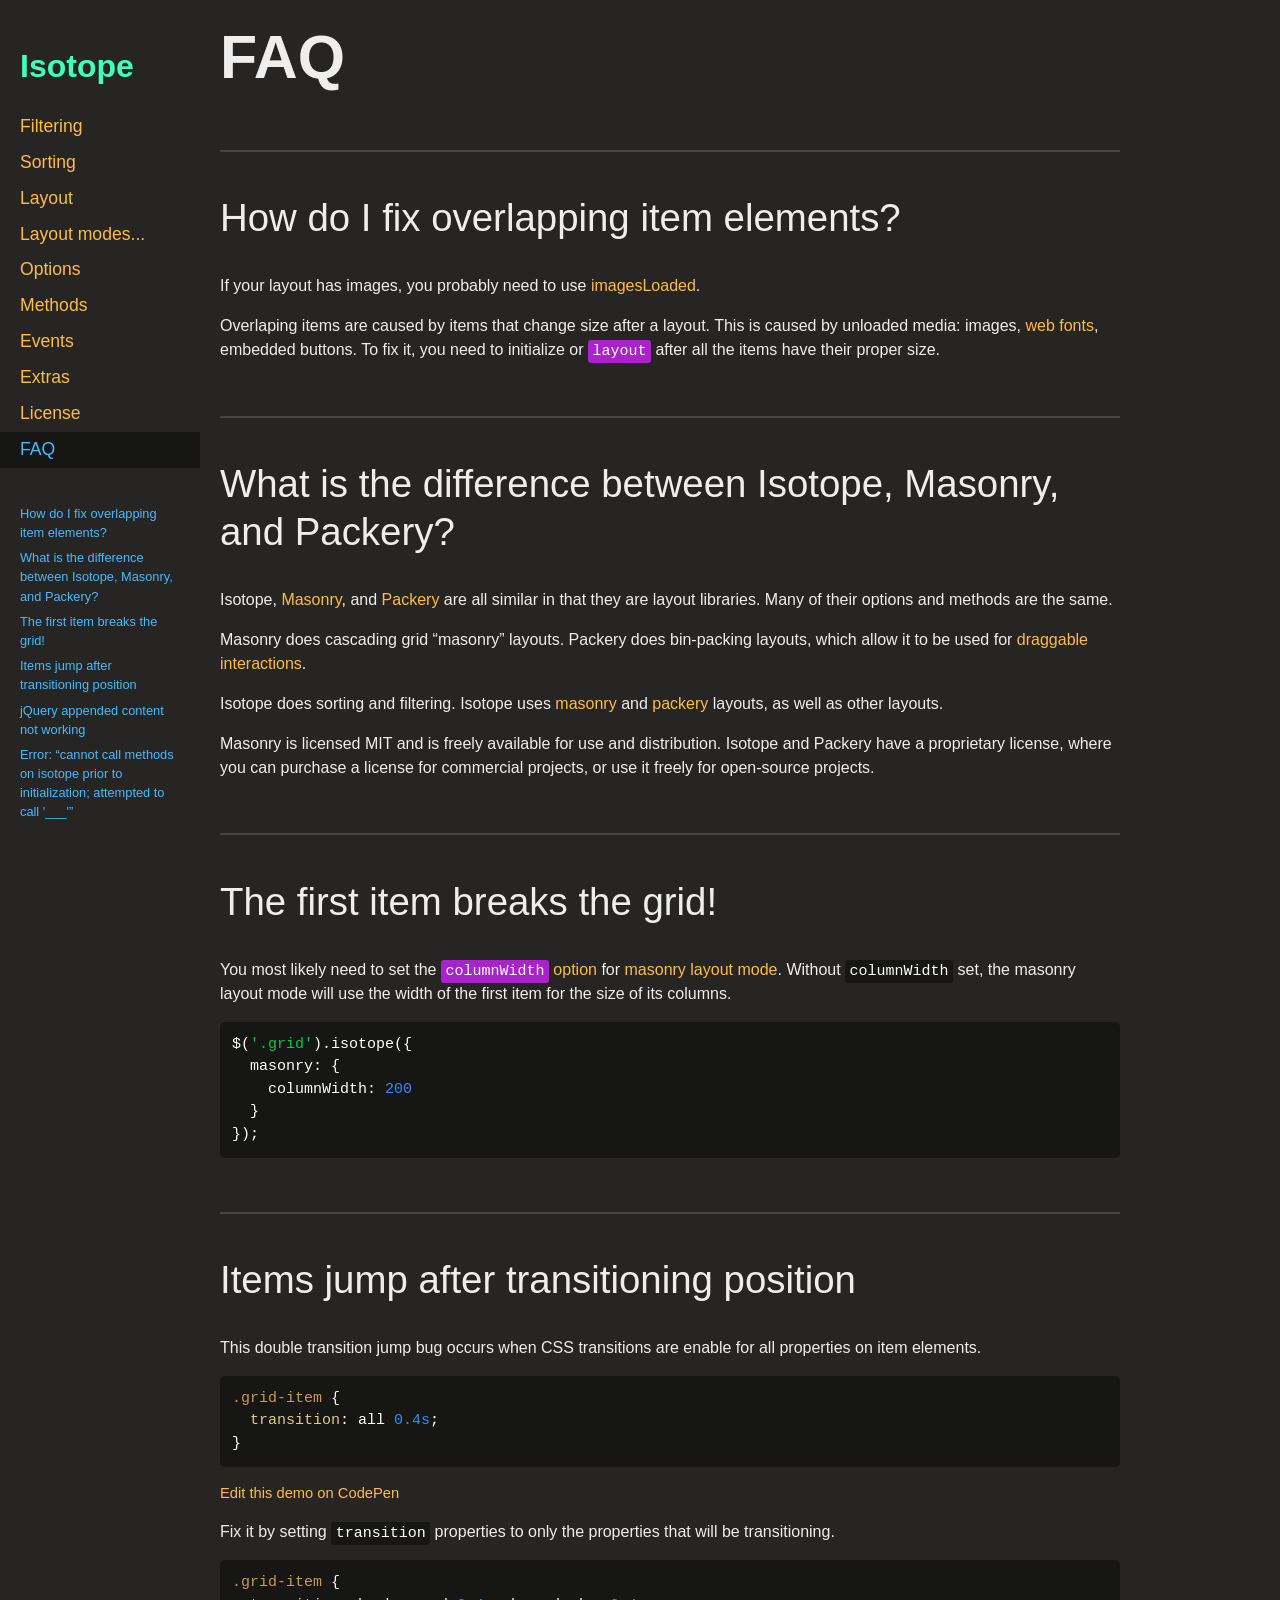
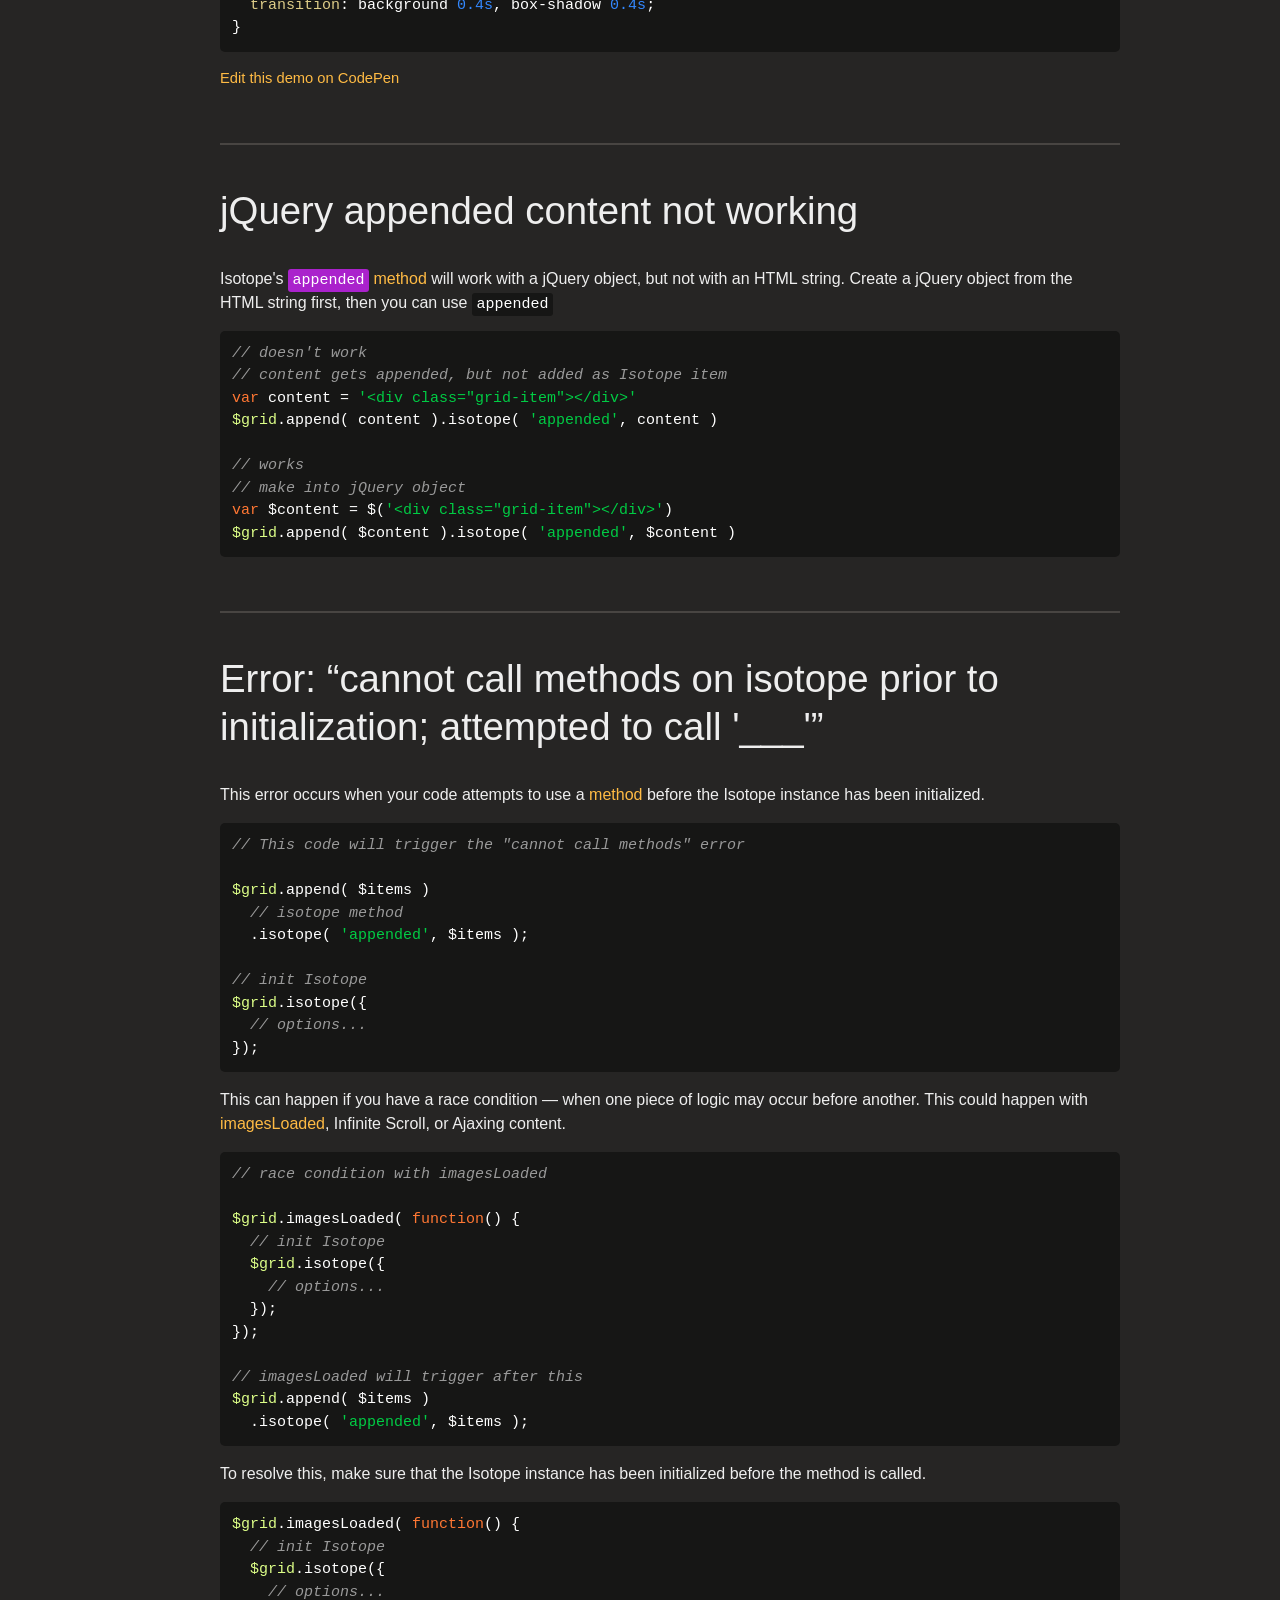
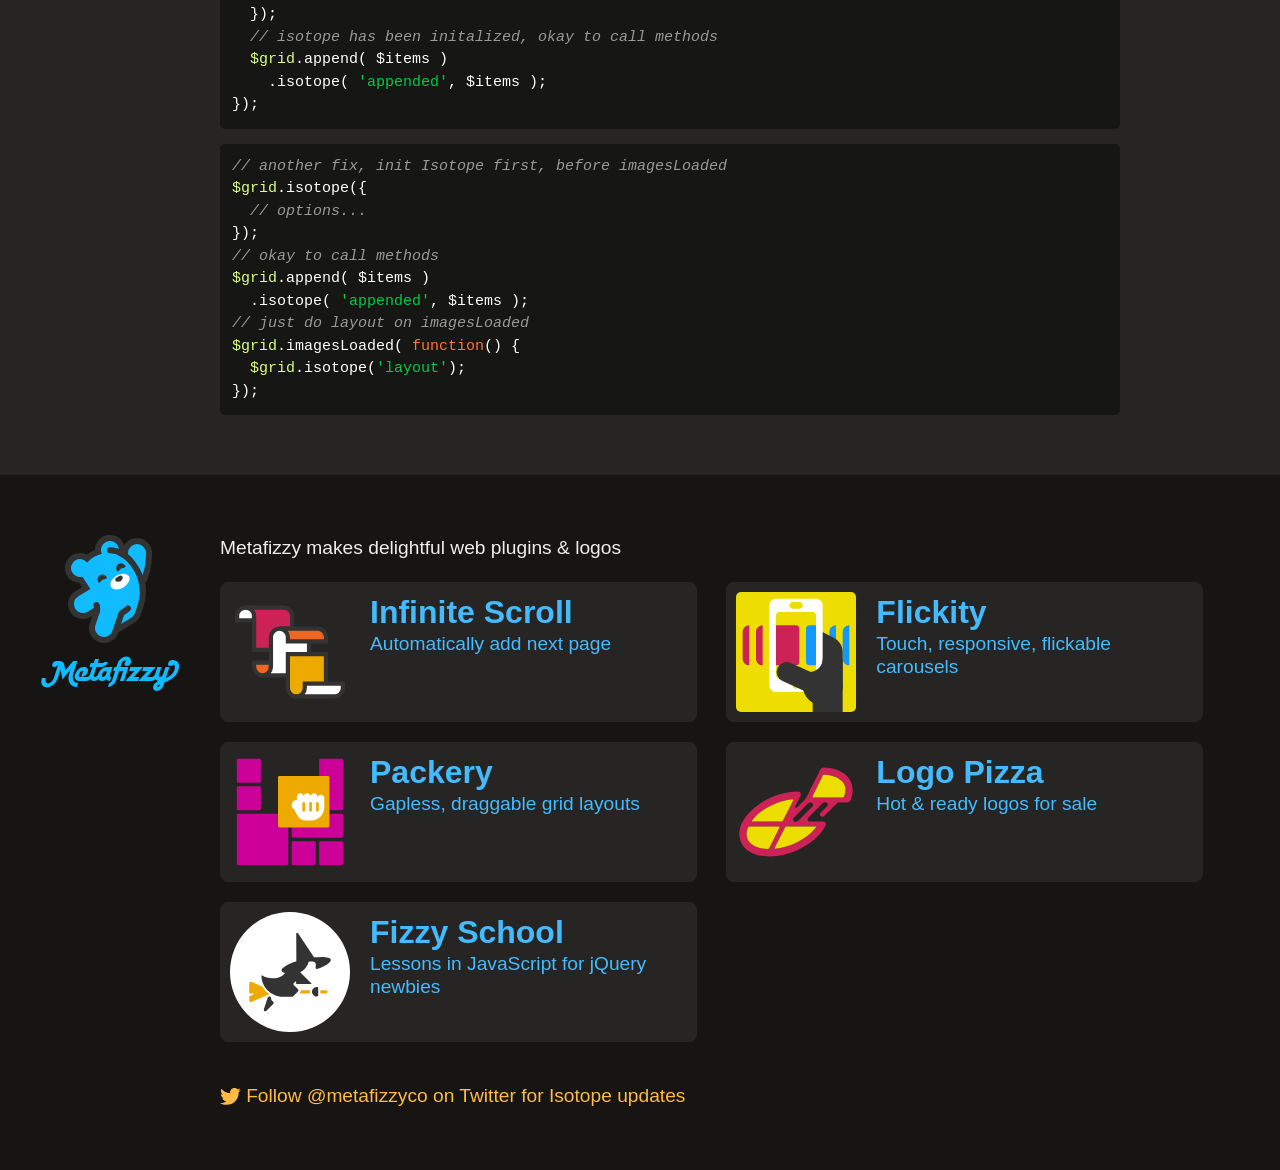
<file: js/isotope-docs/faq.html>
<!doctype html>
<html class="export" lang="en">
<head>
  <meta charset="utf-8">
  <meta name="viewport" content="width=device-width">
  <meta name="description" content="Filter &amp; sort magical layouts">

  <title>Isotope &#xB7; FAQ</title>

    <!-- Isotope does not require any CSS files -->
    <link rel="stylesheet" href="css/isotope-docs.css?6" media="screen">

  <meta name="twitter:card" content="summary">
  <meta name="twitter:site" content="@metafizzyco">
  <meta name="twitter:url" content="https://isotope.metafizzy.co/faq.html">
  <meta name="twitter:title" content="Isotope FAQ">
  <meta name="twitter:description" content="Filter &amp; sort magical layouts">

</head>
<body class="page--faq">


  <div class="nav">
    <h1 class="nav__title"><a href=".">Isotope</a></h1>
  
    <ol class="site-nav">
      <li class="site-nav__item site-nav__item--filtering">
        <a class="site-nav__item__link" href="filtering.html">Filtering</a></li>
      <li class="site-nav__item site-nav__item--sorting">
        <a class="site-nav__item__link" href="sorting.html">Sorting</a></li>
      <li class="site-nav__item site-nav__item--layout ">
        <a class="site-nav__item__link" href="layout.html">Layout</a>
      </li>
      <li class="site-nav__item site-nav__item--layout-modes sub-nav-parent">
        <a class="site-nav__item__link" href="layout-modes.html">Layout modes</a>
        <ul class="sub-nav">
            <li class="sub-nav__item sub-nav__item--masonry">
              <a class="sub-nav__item__link" href="layout-modes/masonry.html">masonry</a></li>
            <li class="sub-nav__item sub-nav__item--fitrows">
              <a class="sub-nav__item__link" href="layout-modes/fitrows.html">fitRows</a></li>
            <li class="sub-nav__item sub-nav__item--vertical">
              <a class="sub-nav__item__link" href="layout-modes/vertical.html">vertical</a></li>
            <li class="sub-nav__item sub-nav__item--packery">
              <a class="sub-nav__item__link" href="layout-modes/packery.html">packery</a></li>
            <li class="sub-nav__item sub-nav__item--cellsbyrow">
              <a class="sub-nav__item__link" href="layout-modes/cellsbyrow.html">cellsByRow</a></li>
            <li class="sub-nav__item sub-nav__item--masonryhorizontal">
              <a class="sub-nav__item__link" href="layout-modes/masonryhorizontal.html">masonryHorizontal</a></li>
            <li class="sub-nav__item sub-nav__item--fitcolumns">
              <a class="sub-nav__item__link" href="layout-modes/fitcolumns.html">fitColumns</a></li>
            <li class="sub-nav__item sub-nav__item--cellsbycolumn">
              <a class="sub-nav__item__link" href="layout-modes/cellsbycolumn.html">cellsByColumn</a></li>
            <li class="sub-nav__item sub-nav__item--horiz">
              <a class="sub-nav__item__link" href="layout-modes/horiz.html">horiz</a></li>
        </ul>
      </li>
      <li class="site-nav__item site-nav__item--options">
        <a class="site-nav__item__link" href="options.html">Options</a></li>
      <li class="site-nav__item site-nav__item--methods">
        <a class="site-nav__item__link" href="methods.html">Methods</a></li>
      <li class="site-nav__item site-nav__item--events">
        <a class="site-nav__item__link" href="events.html">Events</a></li>
      <li class="site-nav__item site-nav__item--extras">
        <a class="site-nav__item__link" href="extras.html">Extras</a></li>
      <li class="site-nav__item site-nav__item--license">
        <a class="site-nav__item__link" href="license.html">License</a></li>
      <li class="site-nav__item site-nav__item--faq">
        <a class="site-nav__item__link" href="faq.html">FAQ</a></li>
    </ol>
  
    <ul class="page-nav" data-js="page-nav">
<li class="page-nav__item page-nav__item--h2"><a href="#how-do-i-fix-overlapping-item-elements">How do I fix overlapping item elements?</a></li>
<li class="page-nav__item page-nav__item--h2"><a href="#what-is-the-difference-between-isotope-masonry-and-packery">What is the difference between Isotope, Masonry, and Packery?</a></li>
<li class="page-nav__item page-nav__item--h2"><a href="#the-first-item-breaks-the-grid">The first item breaks the grid!</a></li>
<li class="page-nav__item page-nav__item--h2"><a href="#items-jump-after-transitioning-position">Items jump after transitioning position</a></li>
<li class="page-nav__item page-nav__item--h2"><a href="#jquery-appended-content-not-working">jQuery appended content not working</a></li>
<li class="page-nav__item page-nav__item--h2"><a href="#error-cannot-call-methods-on-isotope-prior-to-initialization-attempted-to-call-___">Error: &#x201C;cannot call methods on isotope prior to initialization; attempted to call &apos;___&apos;&#x201D;</a></li>
</ul>
  </div>


  <div id="content" class="main">
    <div class="container">
        <h1>FAQ</h1>



  <h2 id="how-do-i-fix-overlapping-item-elements">How do I fix overlapping item elements?</h2>

  <p>If your layout has images, you probably need to use <a href="layout.html#imagesloaded">imagesLoaded</a>.</p>

  <p>Overlaping items are caused by items that change size after a layout. This is caused by unloaded media: images, <a href="extras.html#web-fonts">web fonts</a>, embedded buttons. To fix it, you need to initialize or <a href="methods.html#layout"><code>layout</code></a> after all the items have their proper size.</p>


  <h2 id="what-is-the-difference-between-isotope-masonry-and-packery">What is the difference between Isotope, Masonry, and Packery?</h2>

  <p>Isotope, <a href="https://masonry.desandro.com">Masonry</a>, and <a href="https://packery.metafizzy.co">Packery</a> are all similar in that they are layout libraries. Many of their options and methods are the same.</p>

  <p>Masonry does cascading grid &#x201C;masonry&#x201D; layouts. Packery does bin-packing layouts, which allow it to be used for <a href="https://packery.metafizzy.co/draggable.html">draggable interactions</a>.</p>

  <p>Isotope does sorting and filtering. Isotope uses <a href="layout-modes/masonry.html">masonry</a> and <a href="layout-modes/packery.html">packery</a> layouts, as well as other layouts. </p>

  <p>Masonry is licensed MIT and is freely available for use and distribution. Isotope and Packery have a proprietary license, where you can purchase a license for commercial projects, or use it freely for open-source projects.</p>


<h2 id="the-first-item-breaks-the-grid">The first item breaks the grid!</h2>

<p>You most likely need to set the <a href="layout-modes/masonry.html#columnwidth"><code>columnWidth</code> option</a> for <a href="layout-modes/masonry.html">masonry layout mode</a>. Without <code>columnWidth</code> set, the masonry layout mode will use the width of the first item for the size of its columns.</p>

<pre><code class="js">$(<span class="string">&apos;.grid&apos;</span>).isotope({
  <span class="attr">masonry</span>: {
    <span class="attr">columnWidth</span>: <span class="number">200</span>
  }
});
</code></pre>


<h2 id="items-jump-after-transitioning-position">Items jump after transitioning position</h2>

<p>This double transition jump bug occurs when CSS transitions are enable for all properties on item elements.</p>

<pre><code class="css"><span class="selector-class">.grid-item</span> {
  <span class="attribute">transition</span>: all <span class="number">0.4s</span>;
}
</code></pre>

<p class="edit-demo">
    <a href="https://codepen.io/desandro/pen/NxoRxp">Edit this demo on CodePen</a>
</p>

<p>Fix it by setting <code>transition</code> properties to only the properties that will be transitioning.</p>

<pre><code class="css"><span class="selector-class">.grid-item</span> {
  <span class="attribute">transition</span>: background <span class="number">0.4s</span>, box-shadow <span class="number">0.4s</span>;
}
</code></pre>

<p class="edit-demo">
    <a href="https://codepen.io/desandro/pen/qbgaRG">Edit this demo on CodePen</a>
</p>


<h2 id="jquery-appended-content-not-working">jQuery appended content not working</h2>

<p>Isotope&apos;s <a href="methods.html#appended"><code>appended</code> method</a> will work with a jQuery object, but not with an HTML string. Create a jQuery object from the HTML string first, then you can use <code>appended</code></p>

<pre><code class="js"><span class="comment">// doesn&apos;t work</span>
<span class="comment">// content gets appended, but not added as Isotope item</span>
<span class="keyword">var</span> content = <span class="string">&apos;&lt;div class=&quot;grid-item&quot;&gt;&lt;/div&gt;&apos;</span>
<span class="jquery_var">$grid</span>.append( content ).isotope( <span class="string">&apos;appended&apos;</span>, content )

<span class="comment">// works</span>
<span class="comment">// make into jQuery object</span>
<span class="keyword">var</span> $content = $(<span class="string">&apos;&lt;div class=&quot;grid-item&quot;&gt;&lt;/div&gt;&apos;</span>)
<span class="jquery_var">$grid</span>.append( $content ).isotope( <span class="string">&apos;appended&apos;</span>, $content )
</code></pre>


<h2 id="error-cannot-call-methods-on-isotope-prior-to-initialization-attempted-to-call-___">Error: &#x201C;cannot call methods on isotope prior to initialization; attempted to call &apos;___&apos;&#x201D;</h2>

<p>This error occurs when your code attempts to use a <a href="methods.html">method</a> before the Isotope instance has been initialized.</p>

<pre><code class="js"><span class="comment">// This code will trigger the &quot;cannot call methods&quot; error</span>

<span class="jquery_var">$grid</span>.append( $items )
  <span class="comment">// isotope method</span>
  .isotope( <span class="string">&apos;appended&apos;</span>, $items );

<span class="comment">// init Isotope</span>
<span class="jquery_var">$grid</span>.isotope({
  <span class="comment">// options...</span>
});
</code></pre>

<p>This can happen if you have a race condition &#x2014; when one piece of logic may occur before another. This could happen with <a href="layout.html#imagesloaded">imagesLoaded</a>, Infinite Scroll, or Ajaxing content.</p>

<pre><code class="js"><span class="comment">// race condition with imagesLoaded</span>

<span class="jquery_var">$grid</span>.imagesLoaded( <span class="function"><span class="keyword">function</span>(<span class="params"></span>) </span>{
  <span class="comment">// init Isotope</span>
  <span class="jquery_var">$grid</span>.isotope({
    <span class="comment">// options...</span>
  });
});

<span class="comment">// imagesLoaded will trigger after this</span>
<span class="jquery_var">$grid</span>.append( $items )
  .isotope( <span class="string">&apos;appended&apos;</span>, $items );
</code></pre>

<p>To resolve this, make sure that the Isotope instance has been initialized before the method is called.</p>

<pre><code class="js"><span class="jquery_var">$grid</span>.imagesLoaded( <span class="function"><span class="keyword">function</span>(<span class="params"></span>) </span>{
  <span class="comment">// init Isotope</span>
  <span class="jquery_var">$grid</span>.isotope({
    <span class="comment">// options...</span>
  });
  <span class="comment">// isotope has been initalized, okay to call methods</span>
  <span class="jquery_var">$grid</span>.append( $items )
    .isotope( <span class="string">&apos;appended&apos;</span>, $items );
});
</code></pre>

<pre><code class="js"><span class="comment">// another fix, init Isotope first, before imagesLoaded</span>
<span class="jquery_var">$grid</span>.isotope({
  <span class="comment">// options...</span>
});
<span class="comment">// okay to call methods</span>
<span class="jquery_var">$grid</span>.append( $items )
  .isotope( <span class="string">&apos;appended&apos;</span>, $items );
<span class="comment">// just do layout on imagesLoaded</span>
<span class="jquery_var">$grid</span>.imagesLoaded( <span class="function"><span class="keyword">function</span>(<span class="params"></span>) </span>{
  <span class="jquery_var">$grid</span>.isotope(<span class="string">&apos;layout&apos;</span>);
});
</code></pre>

    </div>
  </div>

  <footer class="site-footer">
  
    <div class="container">
  
      <p class="site-footer__copy">Metafizzy makes delightful web plugins &amp; logos</p>
  
      <div class="showcase">
      
        <ul class="showcase-item-list">
      
            <li class="showcase-item">
              <a class="showcase-item__link" href="https://infinite-scroll.com">
                <div class="showcase-item__image">
                    <svg class="infinite-scroll-illo" xmlns="http://www.w3.org/2000/svg" viewbox="0 0 520 520" width="200" height="200">
                      <path class="infinite-scroll-illo__page infinite-scroll-illo__page--back" d="M90,110H10V90c0-22,18-40,40-40h40V110z"/>
                      <path class="infinite-scroll-illo__page infinite-scroll-illo__page--front1" d="M270,90L270,90c0-22-18-40-40-40h0H50h0c22,0,40,18,40,40v0v0v160h180V90z"/>
                      <path class="infinite-scroll-illo__page infinite-scroll-illo__page--front2" d="M170,330v-20H90v20v0c0,22,18,40,40,40h0h40V330z"/>
                      <path class="infinite-scroll-illo__page infinite-scroll-illo__page--back" d="M350,150H210c-22,0-40,18-40,40v140v0c0,22-18,40-40,40h0h220V150z"/>
                      <path class="infinite-scroll-illo__page infinite-scroll-illo__page--front3" d="M430,470V270H250v160c0,22,18,40,40,40H430z"/>
                      <path class="infinite-scroll-illo__page infinite-scroll-illo__page--front2" d="M250,190v20h180v-20c0-22-18-40-40-40H210h0C232,150,250,168,250,190L250,190z"/>
                      <path class="infinite-scroll-illo__page infinite-scroll-illo__page--back" d="M330,410v20v0c0,22-18,40-40,40h0h180c22,0,40-18,40-40v-20H330z"/>
                    </svg>
                </div>
                <div class="showcase-item__text">
                  <h3 class="showcase-item__title">Infinite Scroll</h3>
                  <p class="showcase-item__description">Automatically add next page</p>
                </div>
              </a>
            </li>
      
            <li class="showcase-item">
              <a class="showcase-item__link" href="https://flickity.metafizzy.co">
                <div class="showcase-item__image">
                    <svg class="flickity-illo" xmlns="http://www.w3.org/2000/svg" viewbox="0 0 360 360" width="100" height="100">
                      <path class="flickity-illo__color1" fill="#19F" d="M300 220L300 220c-11 0-20-9-20-20v-80c0-11 9-20 20-20h0V220z"/>
                      <path class="flickity-illo__color1" fill="#19F" d="M340 220L340 220c-11 0-20-9-20-20v-80c0-11 9-20 20-20h0V220z"/>
                      <path class="flickity-illo__color2" fill="#333" d="M320 290V180c0-18-10-35-27-43L240 110v180H320z"/>
                      <path class="flickity-illo__color3" fill="white" d="M240 300H120c-11 0-20-9-20-20V40c0-11 9-20 20-20h120c11 0 20 9 20 20v240C260 291 251 300 240 300z"/>
                      <path class="flickity-illo__color4" fill="#ED0" d="M230 260H130c-6 0-10-5-10-10V70c0-6 5-10 10-10h100c6 0 10 5 10 10v180 C240 256 236 260 230 260z"/>
                      <path class="flickity-illo__color2" fill="#333" d="M260 200h60v81c0 32-26 59-59 59h0c-34 0-61-27-61-61V240h20 C242 240 260 222 260 200L260 200z"/>
                      <path class="flickity-illo__color5" fill="#C25" d="M180 220h-60V100h60c6 0 10 5 10 10v100C190 216 186 220 180 220z"/>
                      <path class="flickity-illo__color1" fill="#19F" d="M240 220h-20c-6 0-10-5-10-10V110c0-6 5-10 10-10h20V220z"/>
                      <rect class="flickity-illo__color2" fill="#333" x="230" y="280" width="90" height="80"/>
                      <circle class="flickity-illo__color4" fill="#ED0" cx="180" cy="280" r="10"/>
                      <line class="flickity-illo__thumb" stroke="#333" stroke-width="60" stroke-linecap="round" x1="262" y1="290" x2="152" y2="240"/>
                      <path class="flickity-illo__color4" fill="#ED0" d="M190 50h-20c-6 0-10-5-10-10v0c0-6 5-10 10-10h20c6 0 10 5 10 10v0C200 46 196 50 190 50z"/>
                      <path class="flickity-illo__color5" fill="#C25" d="M80 220L80 220c-11 0-20-9-20-20v-80c0-11 9-20 20-20h0V220z"/>
                      <path class="flickity-illo__color5" fill="#C25" d="M40 220L40 220c-11 0-20-9-20-20v-80c0-11 9-20 20-20h0V220z"/>
                    </svg>
                </div>
                <div class="showcase-item__text">
                  <h3 class="showcase-item__title">Flickity</h3>
                  <p class="showcase-item__description">Touch, responsive, flickable carousels</p>
                </div>
              </a>
            </li>
      
            <li class="showcase-item">
              <a class="showcase-item__link" href="https://packery.metafizzy.co">
                <div class="showcase-item__image">
                    <svg class="packery-illo" xmlns="http://www.w3.org/2000/svg" viewbox="0 0 700 700" width="100" height="100">
                      <path class="packery-illo__item" fill="#C09" d="M172 180H48c-4 0-8-4-8-8V48c0-4 4-8 8-8h124c4 0 8 4 8 8v124C180 176 176 180 172 180z"/>
                      <path class="packery-illo__item" fill="#C09" d="M172 340H48c-4 0-8-4-8-8V208c0-4 4-8 8-8h124c4 0 8 4 8 8v124C180 336 176 340 172 340z"/>
                      <path class="packery-illo__item" fill="#C09" d="M492 660H368c-4 0-8-4-8-8V528c0-4 4-8 8-8h124c4 0 8 4 8 8v124C500 656 496 660 492 660z"/>
                      <path class="packery-illo__item" fill="#C09" d="M652 660H528c-4 0-8-4-8-8V528c0-4 4-8 8-8h124c4 0 8 4 8 8v124C660 656 656 660 652 660z"/>
                      <path class="packery-illo__item" fill="#C09" d="M652 500H368c-4 0-8-4-8-8V368c0-4 4-8 8-8h284c4 0 8 4 8 8v124C660 496 656 500 652 500z"/>
                      <path class="packery-illo__item" fill="#C09" d="M332 660H48c-4 0-8-4-8-8V368c0-4 4-8 8-8h284c4 0 8 4 8 8v284C340 656 336 660 332 660z"/>
                      <path class="packery-illo__item" fill="#C09" d="M652 340H528c-4 0-8-4-8-8V48c0-4 4-8 8-8h124c4 0 8 4 8 8v284C660 336 656 340 652 340z"/>
                      <path class="packery-illo__draggie" fill="#EA0" d="M572 440H288c-4 0-8-4-8-8V148c0-4 4-8 8-8h284c4 0 8 4 8 8v284C580 436 576 440 572 440z"/>
                      <g>
                        <path class="packery-illo__hand" fill="white" d="M530 250c-11 0-20 9-20 20v-10c0-11-9-20-20-20s-20 9-20 20c0-11-9-20-20-20s-20 9-20 20c0-11-9-20-20-20
                          s-20 9-20 20v20c-17 0-30 13-30 30c0 11 6 20 14 25l19 35c10 18 30 30 51 30h28
                          c43 0 78-35 78-78V270C550 259 541 250 530 250z"/>
                        <line class="packery-illo__hand-line" stroke="#EA0" fill="none" stroke-width="16" stroke-linecap="round" x1="430" y1="300" x2="430" y2="340"/>
                        <line class="packery-illo__hand-line" stroke="#EA0" fill="none" stroke-width="16" stroke-linecap="round" x1="470" y1="300" x2="470" y2="340"/>
                        <line class="packery-illo__hand-line" stroke="#EA0" fill="none" stroke-width="16" stroke-linecap="round" x1="510" y1="300" x2="510" y2="340"/>
                      </g>
                    </svg>
                </div>
                <div class="showcase-item__text">
                  <h3 class="showcase-item__title">Packery</h3>
                  <p class="showcase-item__description">Gapless, draggable grid layouts</p>
                </div>
              </a>
            </li>
      
            <li class="showcase-item">
              <a class="showcase-item__link" href="http://logo.pizza">
                <div class="showcase-item__image">
                    <svg class="logo-pizza-illo" xmlns="http://www.w3.org/2000/svg" viewbox="0 0 700 700" width="100" height="100">
                      <path class="logo-pizza-illo__outline" fill="#C25" d="M513 91c-9-0-17 5-21 12l-80 160c-3 5-6 10-11 15l-47 47
                        c-5 5-12-1-9-7l32-64c5-11-2-23-14-23h-0c-121 0-268 70-327 180
                        C-9 497 35 609 196 609c138 0 279-85 327-180v0c5-11-2-23-14-23h-77c-13 0-19-15-10-24
                        l81-81c5-5 11-8 18-8l0 0c13 0 19 15 10 24L494 354c-6 6-6 14 0 20c3 3 6 4 10 4
                        c4 0 7-1 10-4l80-80h53c9 0 17-5 21-13C707 190 656 97 513 91z M334 281l-59 117
                        c-2 5-7 8-13 8H97c-4 0-6-4-3-7c49-64 143-114 236-124C333 275 335 278 334 281z
                         M70 441c2-4 6-7 10-7h168c4 0 7 4 5 8l-59 118c-2 4-6 6-11 6
                        C106 565 38 521 70 441z M466 441c-49 64-143 114-236 124c-3 0-6-3-4-6l59-117
                        c2-5 7-8 13-8h166C466 434 468 438 466 441z M446 318l-81 81c-5 5-11 8-18 8l0 0
                        c-13 0-19-15-10-24l81-81c5-5 11-8 18-8l0 0C449 294 455 309 446 318z M447 258L506 139
                        c2-4 6-7 11-6c101 7 140 60 114 126c-2 4-6 7-10 7H452C448 266 445 262 447 258z"/>
                      <path class="logo-pizza-illo__slice" fill="#ED0" d="M334 281l-59 117c-2 5-7 8-13 8H97c-4 0-6-4-3-7
                        c49-64 143-114 236-124C333 275 335 278 334 281z"/>
                      <path class="logo-pizza-illo__slice" fill="#ED0" d="M70 441c2-4 6-7 10-7h168c4 0 7 4 5 8l-59 118c-2 4-6 6-11 6
                        C106 565 38 521 70 441z"/>
                      <path class="logo-pizza-illo__slice" fill="#ED0" d="M466 441c-49 64-143 114-236 124c-3 0-6-3-4-6l59-117
                        c2-5 7-8 13-8h166C466 434 468 438 466 441z"/>
                      <path class="logo-pizza-illo__slice" fill="#ED0" d="M447 258L506 139c2-4 6-7 11-6c101 7 140 60 114 126c-2 4-6 7-10 7H452
                        C448 266 445 262 447 258z"/>
                    </svg>
                </div>
                <div class="showcase-item__text">
                  <h3 class="showcase-item__title">Logo Pizza</h3>
                  <p class="showcase-item__description">Hot &amp; ready logos for sale</p>
                </div>
              </a>
            </li>
      
            <li class="showcase-item">
              <a class="showcase-item__link" href="http://fizzy.school">
                <div class="showcase-item__image">
                    <svg class="witchie-logo" xmlns="http://www.w3.org/2000/svg" viewbox="0 0 1000 1000" width="200" height="200">
                      <circle class="witchie-logo__moon" fill="white" cx="500" cy="500" r="500"/>
                      <path class="witchie-logo__broom" fill="#EA0" d="M582 675a35 35 0 0 0 8-20 3 3 0 0 1 3-2h71a3 3 0 0 1 3 3 59 59 0 0 0 0 20 3 3 0 0 1-3 3h-79A3 3 0 0 1 582 675Zm219 4a13 13 0 0 0 13-14c-1-7-7-12-14-12h-44a3 3 0 0 0-3 3v21a3 3 0 0 0 3 3ZM299 660a203 203 0 0 1-27-36 8 8 0 0 0-4-3L178 582a13 13 0 0 0-18 12v77a8 8 0 0 0 8 8h22a5 5 0 0 1 2 10L164 703a8 8 0 0 0-4 7v28a13 13 0 0 0 18 12l146-63a3 3 0 0 0 1-5A197 197 0 0 1 299 660Z"/>
                      <path class="witchie-logo__dress" fill="#333" d="M326 705h4a13 13 0 0 1 13 13v8a13 13 0 0 0 4 9l13 13a13 13 0 0 1 0 19l-56 56c-10 10-26-0-22-13L314 714A13 13 0 0 1 326 705Zm397-79c-27 0-47 26-37 54 3 7 11 16 17 19a42 42 0 0 0 19 5 38 38 0 0 0 7-1 8 8 0 0 0 6-8v-62a8 8 0 0 0-6-8 38 38 0 0 0-7-1M840 397c-3-15-33-23-77-23a521 521 0 0 0-59 4 5 5 0 0 1-5-2L567 177a8 8 0 0 0-7-4 8 8 0 0 0-8 8l1 227a5 5 0 0 1-4 5c-74 24-123 55-119 76 2 8 11 14 26 18a3 3 0 0 1 1 4l-11 11c-20 20-56 30-92 30-31 0-63-8-84-23a5 5 0 0 0-3-1 5 5 0 0 0-5 5c0 78 68 173 183 173h75a10 10 0 0 0 7-3l38-38a16 16 0 0 0 0-23l-34-34a10 10 0 0 1 0-14l15-15a3 3 0 0 1 5 2v15a5 5 0 0 0 5 5H674a4 4 0 0 0 3-7l-90-90a3 3 0 0 1 1-4c34-19 59-49 67-84a3 3 0 0 1 2-2c6-1 12-1 17-1 22 0 37 5 39 14 1 6 3 11 2 17-5 17 1 31 8 31a6 6 0 0 0 2-0C797 448 845 419 840 397Z"/>
                    </svg>
                </div>
                <div class="showcase-item__text">
                  <h3 class="showcase-item__title">Fizzy School</h3>
                  <p class="showcase-item__description">Lessons in JavaScript for jQuery newbies</p>
                </div>
              </a>
            </li>
      
        </ul> 
      
      </div>
  
      <p class="site-footer__copy">
        <a href="https://twitter.com/metafizzyco">
          <svg class="twitter-logo" xmlns="http://www.w3.org/2000/svg" viewbox="0 0 512 512" width="30" height="30">
            <path d="M512 97c-19 8-39 14-60 16 22-13 38-34 46-58-20 12-43 21-67 25-19-19-46-32-77-32-58 0-117 52-102 129-87-4-165-46-216-110-24 40-19 107 32 140-17 0-33-5-48-13v1c0 51 36 93 84 103-15 4-34 5-47 2 13 42 52 72 98 73-47 36-96 49-155 44 46 30 102 47 161 47 197 0 306-168 299-312 20-15 38-34 52-55z"/>
          </svg>
          Follow @metafizzyco on Twitter for Isotope updates
        </a>
      </p>
  
      <div class="mfzy-brand">
        <a class="mfzy-brand__link" href="https://metafizzy.co">
          <svg class="mfzy-logo" xmlns="http://www.w3.org/2000/svg" xmlns:xlink="http://www.w3.org/1999/xlink" viewbox="0 0 144 144" width="36" height="36">
            <title>Metafizzy logo</title>
            <defs>
              <path id="mfzy-logo__body" d="M 120 24 a 12 12 0 0 0-24 0 a 72 72 0 0 1 -1 11
                a 40 40 0 0 0 -13 -8.5 A 12 12 0 1 0 61.1 25.1 c -8 2 -14 6 -19.6 11.6 
                A 12 12 0 1 0 35.3 55.5 L 45.8 72.1 l -16 9.6 A 12 12 0 0 0 42.2 102.3
                L 58 92.8 a 20 20 0 0 1 -0.2 11.9 l -5.2 15.5 a 12 12 0 0 0 22.8 7.6
                l 1.1 -3.3 l 23.7 -14.2 a 12 12 0 0 0 5.2 -6.5 l 4 -12 A 50 50 0 0 0 111.9 76
                a 52 52 0 0 0 -1.6 -12.8 C 115 57 120 44 120 24Z"/>
              <path id="mfzy-logo__eye" d="M 0 6.5 a 6.5 6.5 0 0 1 13 0 c 0 3.5 -3 0.5 -6.5 0.5 s -6.5 3 -6.5 -0.5 Z"/>
              <clippath id="mfzy-logo__body-clip">
                <use xlink:href="#mfzy-logo__body"/>
              </clippath>
            </defs>
            <use class="mfzy-logo__body-outline" xlink:href="#mfzy-logo__body" fill="#333" stroke="#333" stroke-width="16"/>
            <use class="mfzy-logo__body-fill" xlink:href="#mfzy-logo__body"/>
            <g class="mfzy-logo__stripes" clip-path="url(#mfzy-logo__body-clip)">
              <rect fill="#E62" x="16" width="120" height="138"/>
              <path fill="#C25" d="M96 24L16 72V0h80v24z"/>
              <path fill="#EA0" d="M116 70L16 130v-26l95-57 5 23z"/>
              <path fill="#19F" d="M136 138H16v-8l120-72v80z"/>
            </g>
            <path class="mfzy-logo__cut-ins" stroke="#333" fill="none" stroke-linecap="round" stroke-linejoin="round" stroke-width="8" d="M 72 20.4 c 23 0 44 29 44 56
              M 54 103.4 a 16 16 0 0 0 0 -10
              M 96 98 c -2 2 -8 6 -8.5,6 l -8.4 25.1"/>
            <g transform="translate(53 57) rotate(-31)">
              <ellipse class="mfzy-logo__snout" cx="25" cy="21" rx="14" ry="9" fill="#FFF"/>
              <use class="mfzy-logo__feature" xlink:href="#mfzy-logo__eye" fill="#333"/>
              <use class="mfzy-logo__feature" xlink:href="#mfzy-logo__eye" fill="#333" transform="translate(29 0)"/>
              <path class="mfzy-logo__feature" d="M 28.6 14 a 3 3 0 0 1 1.3 5.6 l -2.6 1.2 a 3 3 0 0 1 -2.6 0
                l -2.6 -1.2 a 3 3 0 0 1 1.3 -5.6 Z" fill="#333"/>
            </g>
          </svg>
          <svg class="mfzy-wordmark" xmlns="http://www.w3.org/2000/svg" viewbox="0 0 280 80" fill="none" stroke="#333" width="140" height="40">
            <g transform="skewX(-18)">
              <path stroke-width="8" d="M38 20h6c4 0 7 2 9 6l9 18l12-24h2v22
              a20 22 0 0 0 20 22M48 22v28a12 15 0 0 1-24 0M98 44a6 6 0 0 0 0-12h-2
              a8 10 0 0 0 0 20h14a8 10 0 0 0 8-10M118 12v30a8 10 0 0 0 16 0M150 36
              q-4-4-8-4a8 10 0 1 0 8 10m0-14v14a8 10 0 0 0 8 10M184 20a9 9 0 0 0-18 0
              v34a8 10 0 0 1-8 10M158 32h24v24M190 32h18l-12 20h18M216 32h18l-12 20h18
              a8 10 0 0 0 8-10m0-14v14a8 10 0 0 0 16 0m0-14v38a6 6 0 0 1-12 0
              c0-12 32-8 32-32c0-10-6-16-15-16M108 24h24a6 6 0 0 0 6-6M102 38h-4"/>
              <g stroke-width="6">
                <circle cx="38" cy="22" r="3"/>
                <circle cx="182" cy="20" r="3"/>
                <circle cx="269" cy="20" r="3"/>
              </g>
            </g>
          </svg>
        </a>
      </div>
  
    </div>
  
  </footer>

<!-- Looking for isotope.js? Use isotope.pkgd.min.js -->
<!-- Isotope does NOT require jQuery. But it does make things easier -->
<script src="https://code.jquery.com/jquery-3.1.1.min.js"></script>
<script>window.jQuery || document.write('<script src="js/jquery.min.js"><\/script>')</script>

  <script src="js/isotope-docs.min.js?6"></script>


</body>
</html>
</file>
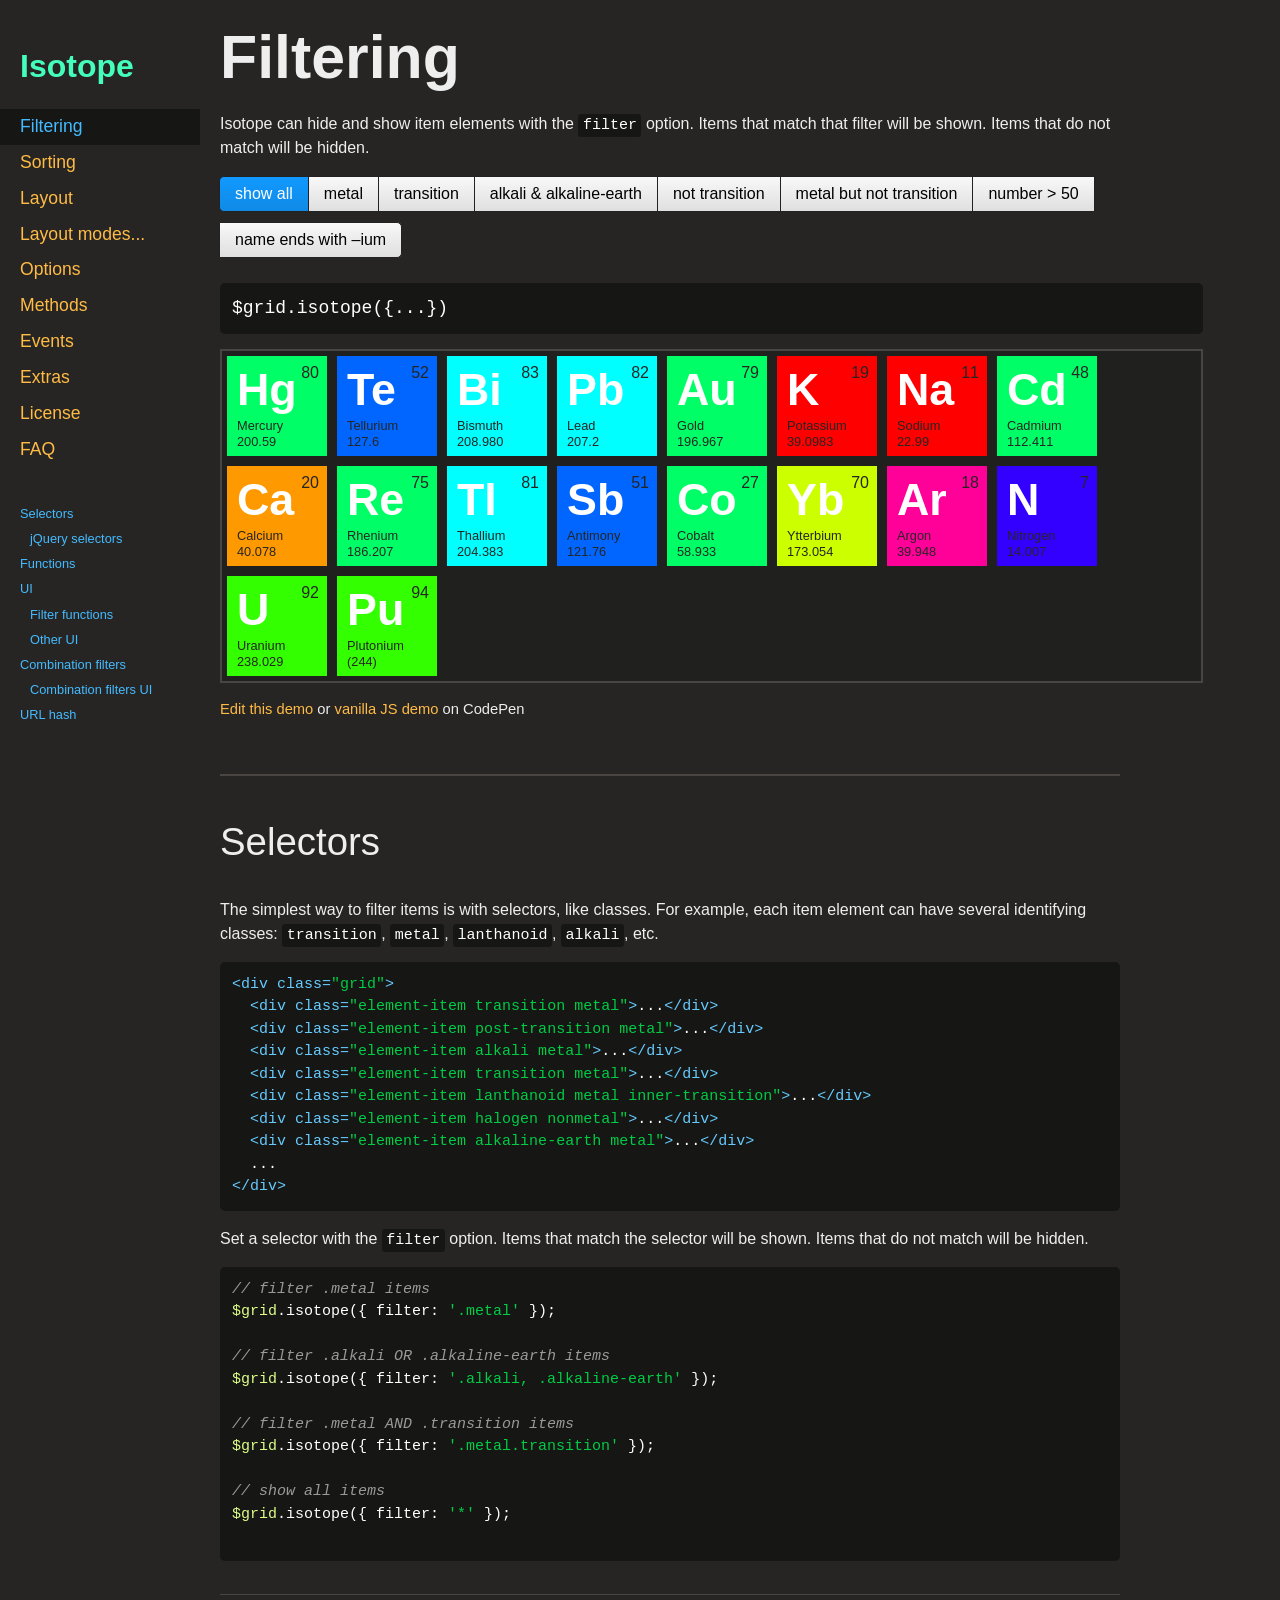
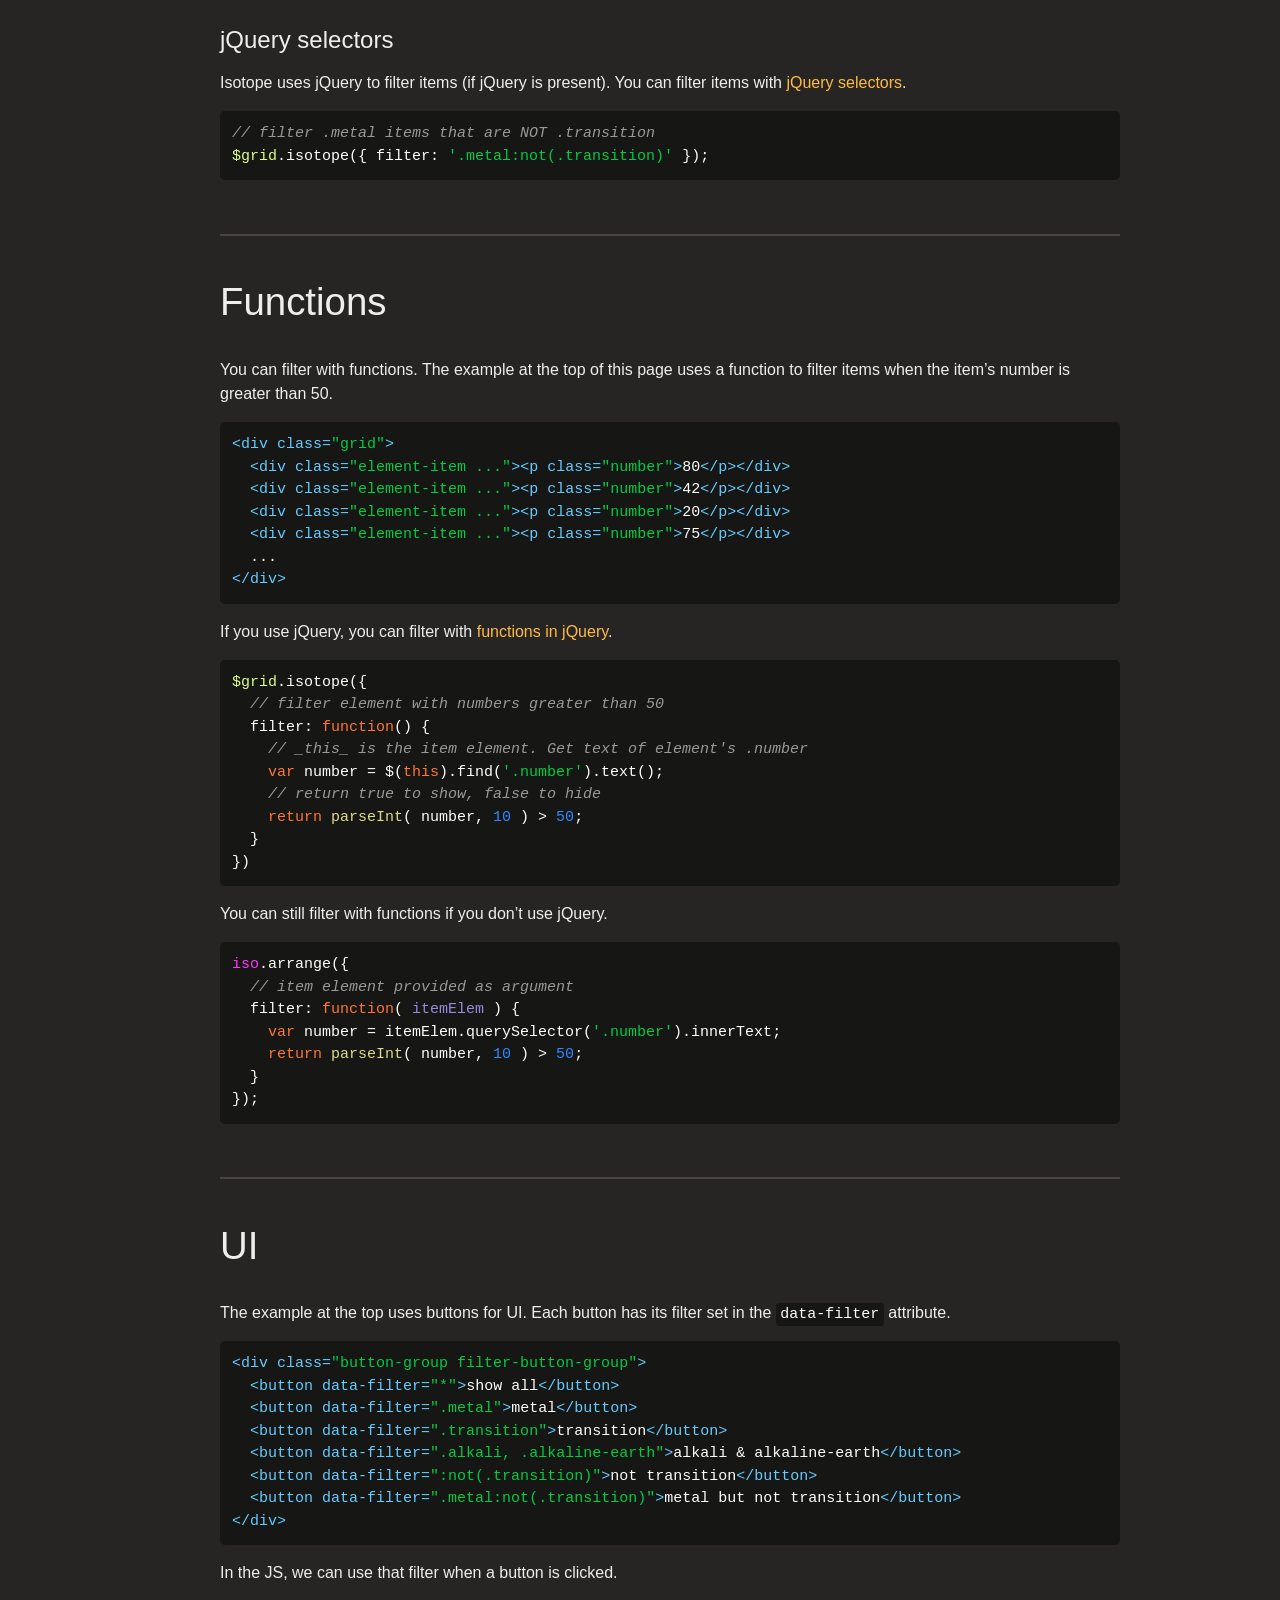
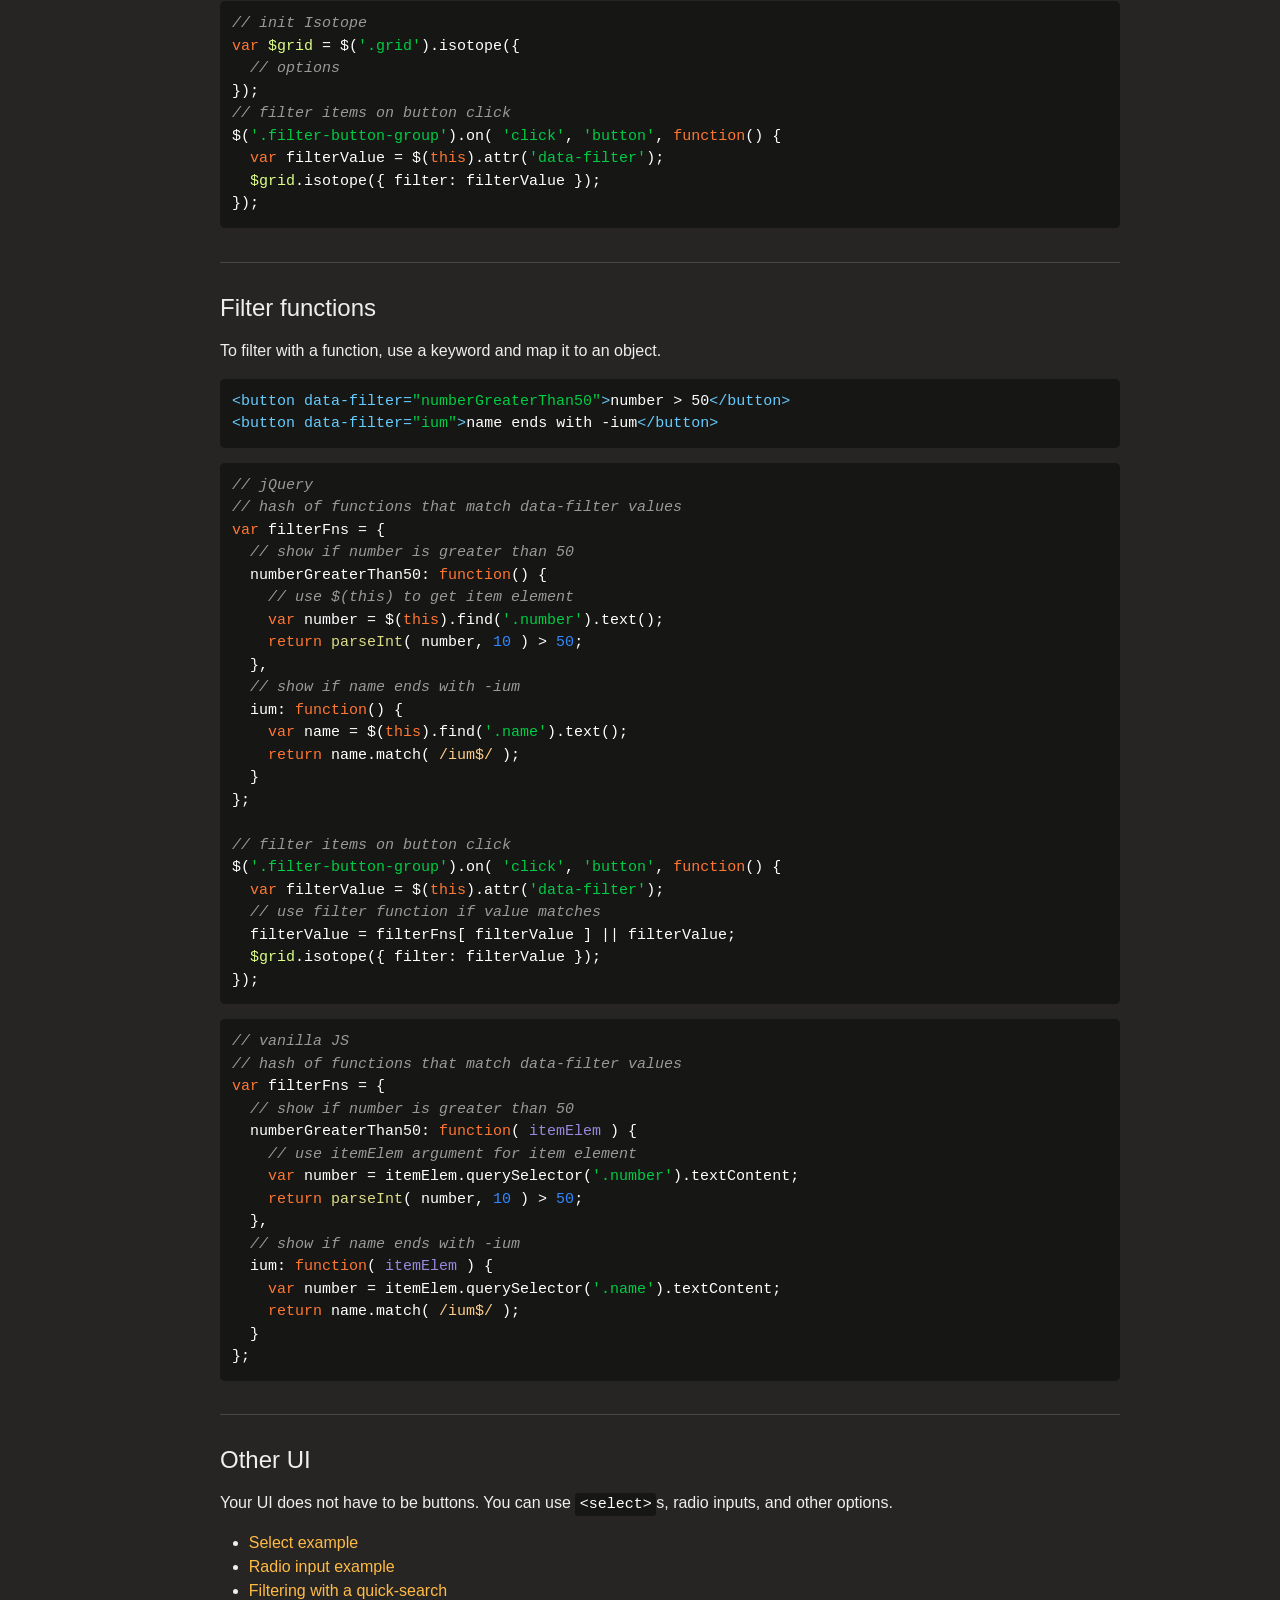
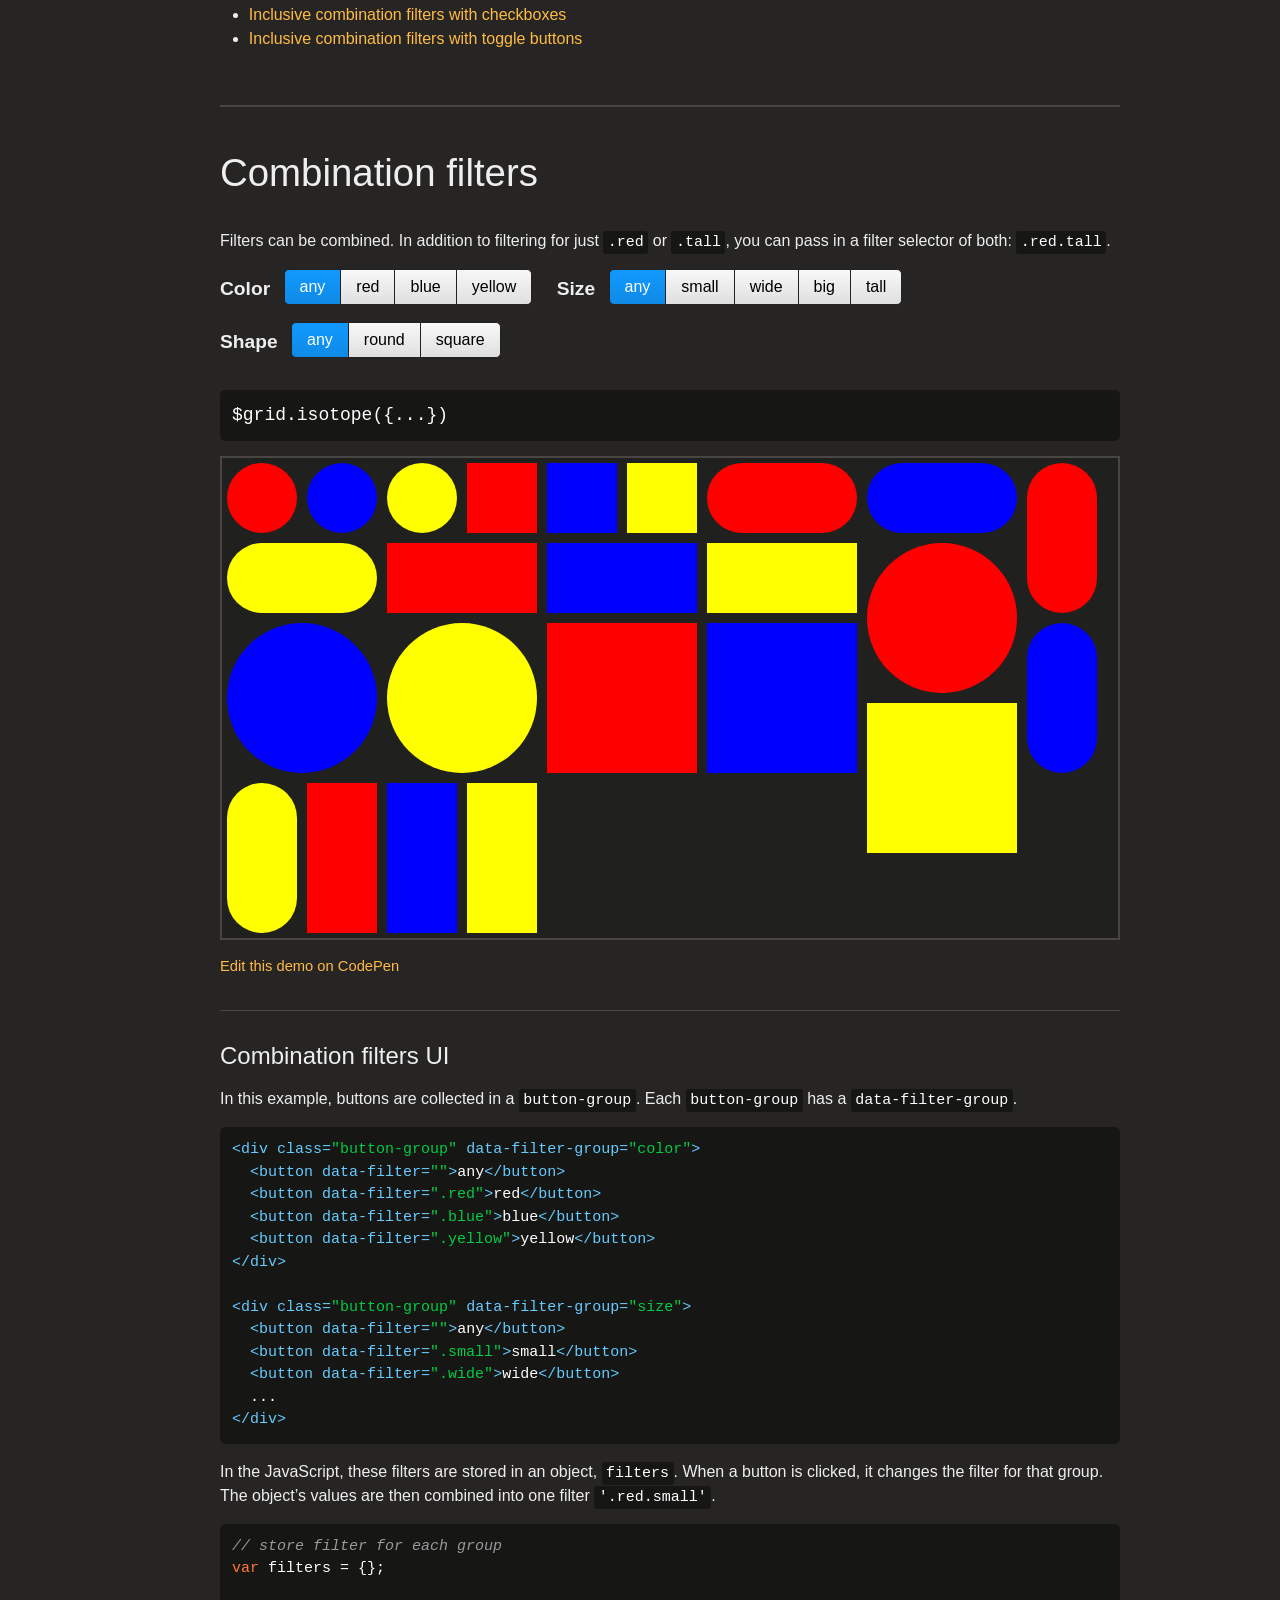
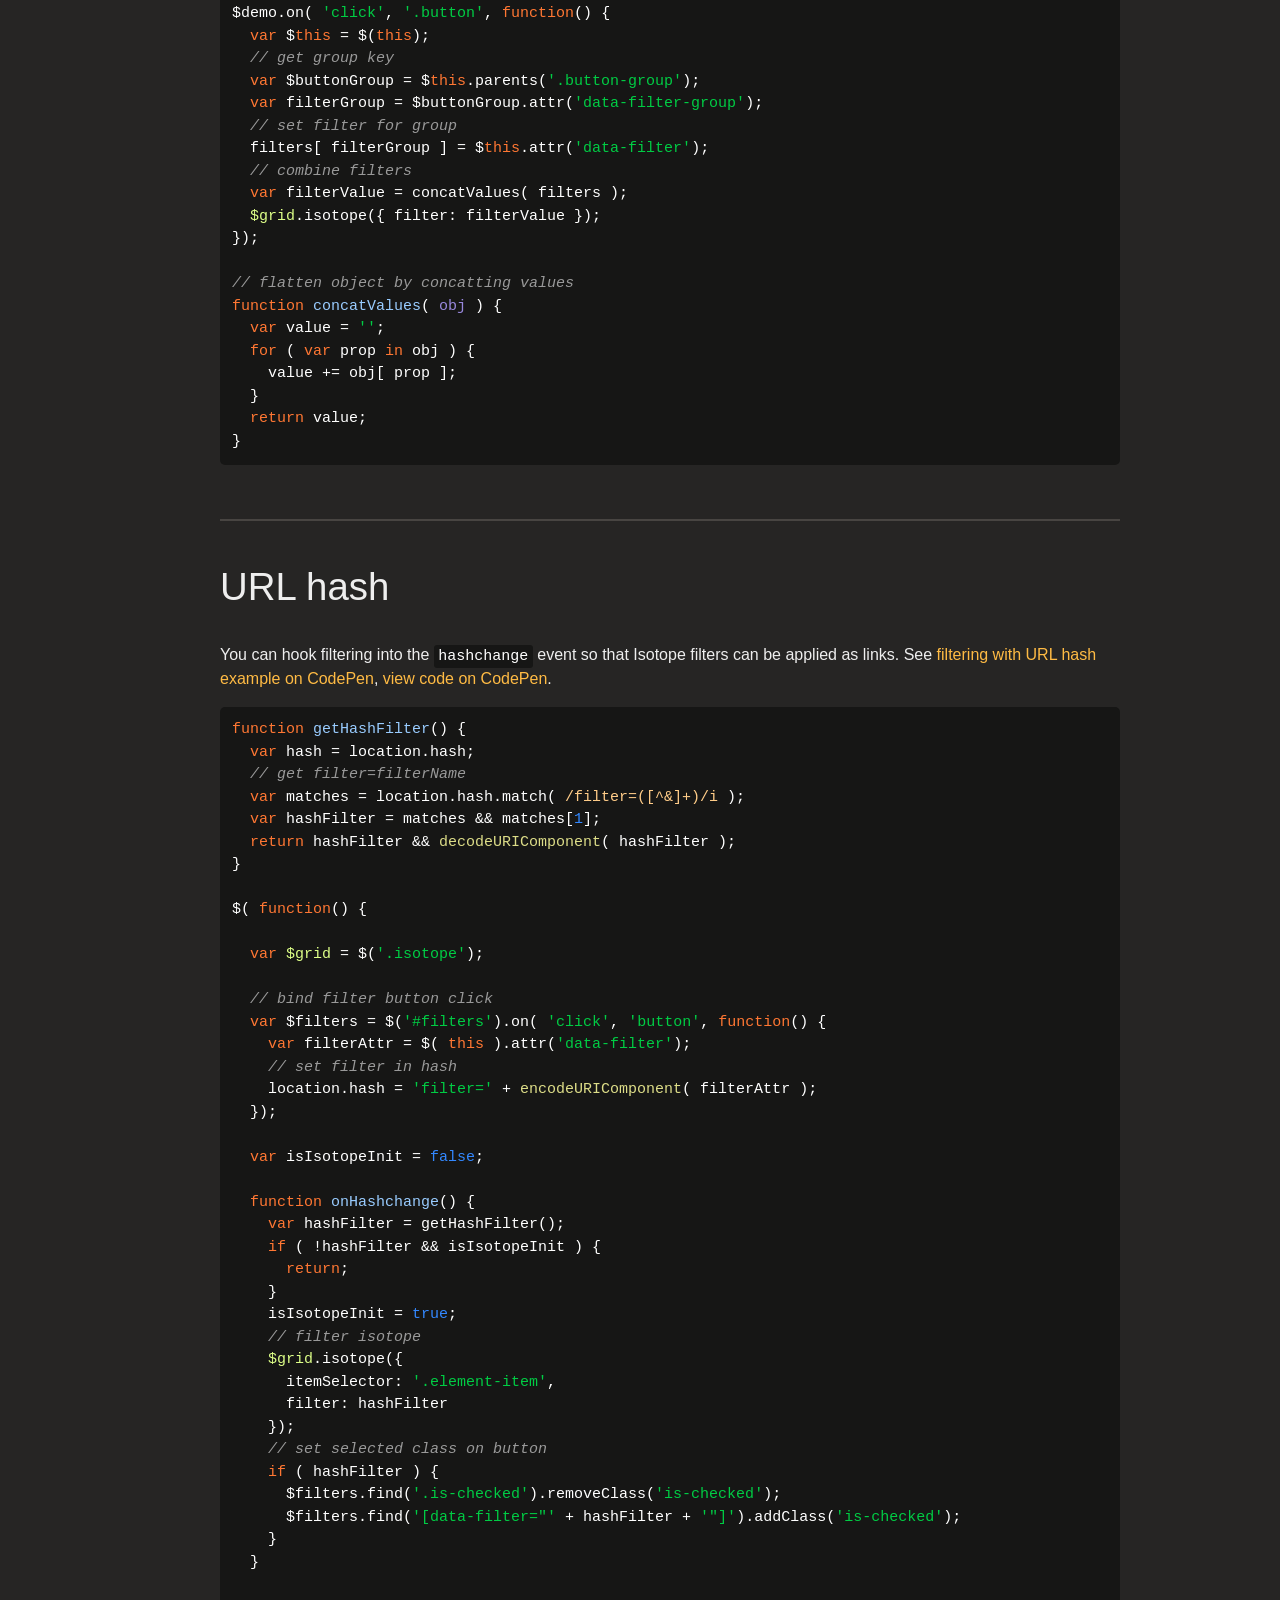
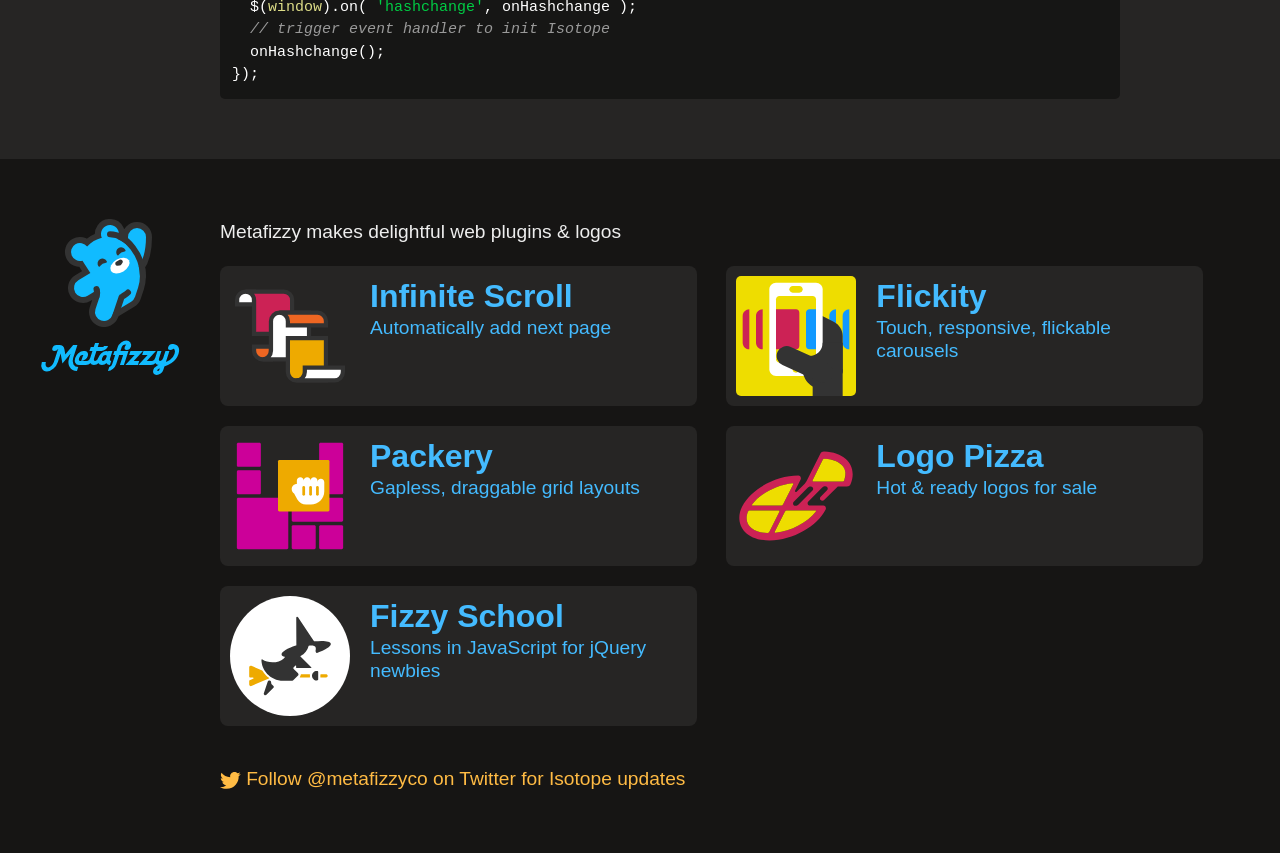
<file: js/isotope-docs/filtering.html>
<!doctype html>
<html class="export" lang="en">
<head>
  <meta charset="utf-8">
  <meta name="viewport" content="width=device-width">
  <meta name="description" content="Filter &amp; sort magical layouts">

  <title>Isotope &#xB7; Filtering</title>

    <!-- Isotope does not require any CSS files -->
    <link rel="stylesheet" href="css/isotope-docs.css?6" media="screen">

  <meta name="twitter:card" content="summary">
  <meta name="twitter:site" content="@metafizzyco">
  <meta name="twitter:url" content="https://isotope.metafizzy.co/filtering.html">
  <meta name="twitter:title" content="Isotope Filtering">
  <meta name="twitter:description" content="Filter &amp; sort magical layouts">

</head>
<body class="page--filtering">


  <div class="nav">
    <h1 class="nav__title"><a href=".">Isotope</a></h1>
  
    <ol class="site-nav">
      <li class="site-nav__item site-nav__item--filtering">
        <a class="site-nav__item__link" href="filtering.html">Filtering</a></li>
      <li class="site-nav__item site-nav__item--sorting">
        <a class="site-nav__item__link" href="sorting.html">Sorting</a></li>
      <li class="site-nav__item site-nav__item--layout ">
        <a class="site-nav__item__link" href="layout.html">Layout</a>
      </li>
      <li class="site-nav__item site-nav__item--layout-modes sub-nav-parent">
        <a class="site-nav__item__link" href="layout-modes.html">Layout modes</a>
        <ul class="sub-nav">
            <li class="sub-nav__item sub-nav__item--masonry">
              <a class="sub-nav__item__link" href="layout-modes/masonry.html">masonry</a></li>
            <li class="sub-nav__item sub-nav__item--fitrows">
              <a class="sub-nav__item__link" href="layout-modes/fitrows.html">fitRows</a></li>
            <li class="sub-nav__item sub-nav__item--vertical">
              <a class="sub-nav__item__link" href="layout-modes/vertical.html">vertical</a></li>
            <li class="sub-nav__item sub-nav__item--packery">
              <a class="sub-nav__item__link" href="layout-modes/packery.html">packery</a></li>
            <li class="sub-nav__item sub-nav__item--cellsbyrow">
              <a class="sub-nav__item__link" href="layout-modes/cellsbyrow.html">cellsByRow</a></li>
            <li class="sub-nav__item sub-nav__item--masonryhorizontal">
              <a class="sub-nav__item__link" href="layout-modes/masonryhorizontal.html">masonryHorizontal</a></li>
            <li class="sub-nav__item sub-nav__item--fitcolumns">
              <a class="sub-nav__item__link" href="layout-modes/fitcolumns.html">fitColumns</a></li>
            <li class="sub-nav__item sub-nav__item--cellsbycolumn">
              <a class="sub-nav__item__link" href="layout-modes/cellsbycolumn.html">cellsByColumn</a></li>
            <li class="sub-nav__item sub-nav__item--horiz">
              <a class="sub-nav__item__link" href="layout-modes/horiz.html">horiz</a></li>
        </ul>
      </li>
      <li class="site-nav__item site-nav__item--options">
        <a class="site-nav__item__link" href="options.html">Options</a></li>
      <li class="site-nav__item site-nav__item--methods">
        <a class="site-nav__item__link" href="methods.html">Methods</a></li>
      <li class="site-nav__item site-nav__item--events">
        <a class="site-nav__item__link" href="events.html">Events</a></li>
      <li class="site-nav__item site-nav__item--extras">
        <a class="site-nav__item__link" href="extras.html">Extras</a></li>
      <li class="site-nav__item site-nav__item--license">
        <a class="site-nav__item__link" href="license.html">License</a></li>
      <li class="site-nav__item site-nav__item--faq">
        <a class="site-nav__item__link" href="faq.html">FAQ</a></li>
    </ol>
  
    <ul class="page-nav" data-js="page-nav">
<li class="page-nav__item page-nav__item--h2"><a href="#selectors">Selectors</a></li>
<li class="page-nav__item page-nav__item--h3"><a href="#jquery-selectors">jQuery selectors</a></li>
<li class="page-nav__item page-nav__item--h2"><a href="#functions">Functions</a></li>
<li class="page-nav__item page-nav__item--h2"><a href="#ui">UI</a></li>
<li class="page-nav__item page-nav__item--h3"><a href="#filter-functions">Filter functions</a></li>
<li class="page-nav__item page-nav__item--h3"><a href="#other-ui">Other UI</a></li>
<li class="page-nav__item page-nav__item--h2"><a href="#combination-filters">Combination filters</a></li>
<li class="page-nav__item page-nav__item--h3"><a href="#combination-filters-ui">Combination filters UI</a></li>
<li class="page-nav__item page-nav__item--h2"><a href="#url-hash">URL hash</a></li>
</ul>
  </div>


  <div id="content" class="main">
    <div class="container">
        <h1>Filtering</h1>


<p>Isotope can hide and show item elements with the <code>filter</code> option. Items that match that filter will be shown. Items that do not match will be hidden.</p>

<div class="big-demo go-wide" data-js="filtering-demo">
  <div class="filter-button-group button-group js-radio-button-group">
    <button class="button is-checked" data-filter="*">show all</button>
    <button class="button" data-filter=".metal">metal</button>
    <button class="button" data-filter=".transition">transition</button>
    <button class="button" data-filter=".alkali, .alkaline-earth">alkali &amp; alkaline-earth</button>
    <button class="button" data-filter=":not(.transition)">not transition</button>
    <button class="button" data-filter=".metal:not(.transition)">metal but not transition</button>
    <button class="button" data-filter="numberGreaterThan50">number &gt; 50</button>
    <button class="button" data-filter="ium">name ends with &#x2013;ium</button>
  </div>

  <pre class="code-display"><code>$grid.isotope({...})</code></pre>

  <div class="grid">
      <div class="element-item transition metal " data-category="transition">
        <h5 class="name">Mercury</h5>
        <p class="symbol">Hg</p>
        <p class="number">80</p>
        <p class="weight">200.59</p>
      </div>
      <div class="element-item metalloid " data-category="metalloid">
        <h5 class="name">Tellurium</h5>
        <p class="symbol">Te</p>
        <p class="number">52</p>
        <p class="weight">127.6</p>
      </div>
      <div class="element-item post-transition metal " data-category="post-transition">
        <h5 class="name">Bismuth</h5>
        <p class="symbol">Bi</p>
        <p class="number">83</p>
        <p class="weight">208.980</p>
      </div>
      <div class="element-item post-transition metal " data-category="post-transition">
        <h5 class="name">Lead</h5>
        <p class="symbol">Pb</p>
        <p class="number">82</p>
        <p class="weight">207.2</p>
      </div>
      <div class="element-item transition metal " data-category="transition">
        <h5 class="name">Gold</h5>
        <p class="symbol">Au</p>
        <p class="number">79</p>
        <p class="weight">196.967</p>
      </div>
      <div class="element-item alkali metal " data-category="alkali">
        <h5 class="name">Potassium</h5>
        <p class="symbol">K</p>
        <p class="number">19</p>
        <p class="weight">39.0983</p>
      </div>
      <div class="element-item alkali metal " data-category="alkali">
        <h5 class="name">Sodium</h5>
        <p class="symbol">Na</p>
        <p class="number">11</p>
        <p class="weight">22.99</p>
      </div>
      <div class="element-item transition metal " data-category="transition">
        <h5 class="name">Cadmium</h5>
        <p class="symbol">Cd</p>
        <p class="number">48</p>
        <p class="weight">112.411</p>
      </div>
      <div class="element-item alkaline-earth metal " data-category="alkaline-earth">
        <h5 class="name">Calcium</h5>
        <p class="symbol">Ca</p>
        <p class="number">20</p>
        <p class="weight">40.078</p>
      </div>
      <div class="element-item transition metal " data-category="transition">
        <h5 class="name">Rhenium</h5>
        <p class="symbol">Re</p>
        <p class="number">75</p>
        <p class="weight">186.207</p>
      </div>
      <div class="element-item post-transition metal " data-category="post-transition">
        <h5 class="name">Thallium</h5>
        <p class="symbol">Tl</p>
        <p class="number">81</p>
        <p class="weight">204.383</p>
      </div>
      <div class="element-item metalloid " data-category="metalloid">
        <h5 class="name">Antimony</h5>
        <p class="symbol">Sb</p>
        <p class="number">51</p>
        <p class="weight">121.76</p>
      </div>
      <div class="element-item transition metal " data-category="transition">
        <h5 class="name">Cobalt</h5>
        <p class="symbol">Co</p>
        <p class="number">27</p>
        <p class="weight">58.933</p>
      </div>
      <div class="element-item lanthanoid metal inner-transition " data-category="lanthanoid">
        <h5 class="name">Ytterbium</h5>
        <p class="symbol">Yb</p>
        <p class="number">70</p>
        <p class="weight">173.054</p>
      </div>
      <div class="element-item noble-gas nonmetal " data-category="noble-gas">
        <h5 class="name">Argon</h5>
        <p class="symbol">Ar</p>
        <p class="number">18</p>
        <p class="weight">39.948</p>
      </div>
      <div class="element-item diatomic nonmetal " data-category="diatomic">
        <h5 class="name">Nitrogen</h5>
        <p class="symbol">N</p>
        <p class="number">7</p>
        <p class="weight">14.007</p>
      </div>
      <div class="element-item actinoid metal inner-transition " data-category="actinoid">
        <h5 class="name">Uranium</h5>
        <p class="symbol">U</p>
        <p class="number">92</p>
        <p class="weight">238.029</p>
      </div>
      <div class="element-item actinoid metal inner-transition " data-category="actinoid">
        <h5 class="name">Plutonium</h5>
        <p class="symbol">Pu</p>
        <p class="number">94</p>
        <p class="weight">(244)</p>
      </div>
  </div>

  <p class="edit-demo">
      <a href="https://codepen.io/desandro/pen/Ehgij">Edit this demo</a>
      or <a href="https://codepen.io/desandro/pen/BgcCD">vanilla JS demo</a> on CodePen
  </p>
</div>


<h2 id="selectors">Selectors</h2>

<p>The simplest way to filter items is with selectors, like classes. For example, each item element can have several identifying classes: <code>transition</code>, <code>metal</code>, <code>lanthanoid</code>, <code>alkali</code>, etc.</p>

<pre><code class="html"><span class="tag">&lt;<span class="name">div</span> <span class="attr">class</span>=<span class="string">&quot;grid&quot;</span>&gt;</span>
  <span class="tag">&lt;<span class="name">div</span> <span class="attr">class</span>=<span class="string">&quot;element-item transition metal&quot;</span>&gt;</span>...<span class="tag">&lt;/<span class="name">div</span>&gt;</span>
  <span class="tag">&lt;<span class="name">div</span> <span class="attr">class</span>=<span class="string">&quot;element-item post-transition metal&quot;</span>&gt;</span>...<span class="tag">&lt;/<span class="name">div</span>&gt;</span>
  <span class="tag">&lt;<span class="name">div</span> <span class="attr">class</span>=<span class="string">&quot;element-item alkali metal&quot;</span>&gt;</span>...<span class="tag">&lt;/<span class="name">div</span>&gt;</span>
  <span class="tag">&lt;<span class="name">div</span> <span class="attr">class</span>=<span class="string">&quot;element-item transition metal&quot;</span>&gt;</span>...<span class="tag">&lt;/<span class="name">div</span>&gt;</span>
  <span class="tag">&lt;<span class="name">div</span> <span class="attr">class</span>=<span class="string">&quot;element-item lanthanoid metal inner-transition&quot;</span>&gt;</span>...<span class="tag">&lt;/<span class="name">div</span>&gt;</span>
  <span class="tag">&lt;<span class="name">div</span> <span class="attr">class</span>=<span class="string">&quot;element-item halogen nonmetal&quot;</span>&gt;</span>...<span class="tag">&lt;/<span class="name">div</span>&gt;</span>
  <span class="tag">&lt;<span class="name">div</span> <span class="attr">class</span>=<span class="string">&quot;element-item alkaline-earth metal&quot;</span>&gt;</span>...<span class="tag">&lt;/<span class="name">div</span>&gt;</span>
  ...
<span class="tag">&lt;/<span class="name">div</span>&gt;</span>
</code></pre>

<p>Set a selector with the <code>filter</code> option. Items that match the selector will be shown. Items that do not match will be hidden. </p>

<pre><code class="js"><span class="comment">// filter .metal items</span>
<span class="jquery_var">$grid</span>.isotope({ <span class="attr">filter</span>: <span class="string">&apos;.metal&apos;</span> });

<span class="comment">// filter .alkali OR .alkaline-earth items</span>
<span class="jquery_var">$grid</span>.isotope({ <span class="attr">filter</span>: <span class="string">&apos;.alkali, .alkaline-earth&apos;</span> });

<span class="comment">// filter .metal AND .transition items</span>
<span class="jquery_var">$grid</span>.isotope({ <span class="attr">filter</span>: <span class="string">&apos;.metal.transition&apos;</span> });

<span class="comment">// show all items</span>
<span class="jquery_var">$grid</span>.isotope({ <span class="attr">filter</span>: <span class="string">&apos;*&apos;</span> });

</code></pre>


<h3 id="jquery-selectors">jQuery selectors</h3>

<p>Isotope uses jQuery to filter items (if jQuery is present). You can filter items with <a href="https://api.jquery.com/category/selectors/">jQuery selectors</a>.</p>

<pre><code class="js"><span class="comment">// filter .metal items that are NOT .transition</span>
<span class="jquery_var">$grid</span>.isotope({ <span class="attr">filter</span>: <span class="string">&apos;.metal:not(.transition)&apos;</span> });
</code></pre>


<h2 id="functions">Functions</h2>

<p>You can filter with functions. The example at the top of this page uses a function to filter items when the item&#x2019;s number is greater than 50.</p>

<pre><code class="html"><span class="tag">&lt;<span class="name">div</span> <span class="attr">class</span>=<span class="string">&quot;grid&quot;</span>&gt;</span>
  <span class="tag">&lt;<span class="name">div</span> <span class="attr">class</span>=<span class="string">&quot;element-item ...&quot;</span>&gt;</span><span class="tag">&lt;<span class="name">p</span> <span class="attr">class</span>=<span class="string">&quot;number&quot;</span>&gt;</span>80<span class="tag">&lt;/<span class="name">p</span>&gt;</span><span class="tag">&lt;/<span class="name">div</span>&gt;</span>
  <span class="tag">&lt;<span class="name">div</span> <span class="attr">class</span>=<span class="string">&quot;element-item ...&quot;</span>&gt;</span><span class="tag">&lt;<span class="name">p</span> <span class="attr">class</span>=<span class="string">&quot;number&quot;</span>&gt;</span>42<span class="tag">&lt;/<span class="name">p</span>&gt;</span><span class="tag">&lt;/<span class="name">div</span>&gt;</span>
  <span class="tag">&lt;<span class="name">div</span> <span class="attr">class</span>=<span class="string">&quot;element-item ...&quot;</span>&gt;</span><span class="tag">&lt;<span class="name">p</span> <span class="attr">class</span>=<span class="string">&quot;number&quot;</span>&gt;</span>20<span class="tag">&lt;/<span class="name">p</span>&gt;</span><span class="tag">&lt;/<span class="name">div</span>&gt;</span>
  <span class="tag">&lt;<span class="name">div</span> <span class="attr">class</span>=<span class="string">&quot;element-item ...&quot;</span>&gt;</span><span class="tag">&lt;<span class="name">p</span> <span class="attr">class</span>=<span class="string">&quot;number&quot;</span>&gt;</span>75<span class="tag">&lt;/<span class="name">p</span>&gt;</span><span class="tag">&lt;/<span class="name">div</span>&gt;</span>
  ...
<span class="tag">&lt;/<span class="name">div</span>&gt;</span>
</code></pre>

<p>If you use jQuery, you can filter with <a href="https://api.jquery.com/is/#is-functionindex">functions in jQuery</a>.</p>

<pre><code class="js"><span class="jquery_var">$grid</span>.isotope({
  <span class="comment">// filter element with numbers greater than 50</span>
  filter: <span class="function"><span class="keyword">function</span>(<span class="params"></span>) </span>{
    <span class="comment">// _this_ is the item element. Get text of element&apos;s .number</span>
    <span class="keyword">var</span> number = $(<span class="keyword">this</span>).find(<span class="string">&apos;.number&apos;</span>).text();
    <span class="comment">// return true to show, false to hide</span>
    <span class="keyword">return</span> <span class="built_in">parseInt</span>( number, <span class="number">10</span> ) &gt; <span class="number">50</span>;
  }
})
</code></pre>

<p>You can still filter with functions if you don&#x2019;t use jQuery.</p>

<pre><code class="js"><span class="isotope_var">iso</span>.arrange({
  <span class="comment">// item element provided as argument</span>
  filter: <span class="function"><span class="keyword">function</span>(<span class="params"> itemElem </span>) </span>{
    <span class="keyword">var</span> number = itemElem.querySelector(<span class="string">&apos;.number&apos;</span>).innerText;
    <span class="keyword">return</span> <span class="built_in">parseInt</span>( number, <span class="number">10</span> ) &gt; <span class="number">50</span>;
  }
});
</code></pre>


<h2 id="ui">UI</h2>

<p>The example at the top uses buttons for UI. Each button has its filter set in the <code>data-filter</code> attribute.</p>

<pre><code class="html"><span class="tag">&lt;<span class="name">div</span> <span class="attr">class</span>=<span class="string">&quot;button-group filter-button-group&quot;</span>&gt;</span>
  <span class="tag">&lt;<span class="name">button</span> <span class="attr">data-filter</span>=<span class="string">&quot;*&quot;</span>&gt;</span>show all<span class="tag">&lt;/<span class="name">button</span>&gt;</span>
  <span class="tag">&lt;<span class="name">button</span> <span class="attr">data-filter</span>=<span class="string">&quot;.metal&quot;</span>&gt;</span>metal<span class="tag">&lt;/<span class="name">button</span>&gt;</span>
  <span class="tag">&lt;<span class="name">button</span> <span class="attr">data-filter</span>=<span class="string">&quot;.transition&quot;</span>&gt;</span>transition<span class="tag">&lt;/<span class="name">button</span>&gt;</span>
  <span class="tag">&lt;<span class="name">button</span> <span class="attr">data-filter</span>=<span class="string">&quot;.alkali, .alkaline-earth&quot;</span>&gt;</span>alkali &amp; alkaline-earth<span class="tag">&lt;/<span class="name">button</span>&gt;</span>
  <span class="tag">&lt;<span class="name">button</span> <span class="attr">data-filter</span>=<span class="string">&quot;:not(.transition)&quot;</span>&gt;</span>not transition<span class="tag">&lt;/<span class="name">button</span>&gt;</span>
  <span class="tag">&lt;<span class="name">button</span> <span class="attr">data-filter</span>=<span class="string">&quot;.metal:not(.transition)&quot;</span>&gt;</span>metal but not transition<span class="tag">&lt;/<span class="name">button</span>&gt;</span>
<span class="tag">&lt;/<span class="name">div</span>&gt;</span>
</code></pre>

<p>In the JS, we can use that filter when a button is clicked.</p>

<pre><code class="js"><span class="comment">// init Isotope</span>
<span class="keyword">var</span> <span class="jquery_var">$grid</span> = $(<span class="string">&apos;.grid&apos;</span>).isotope({
  <span class="comment">// options</span>
});
<span class="comment">// filter items on button click</span>
$(<span class="string">&apos;.filter-button-group&apos;</span>).on( <span class="string">&apos;click&apos;</span>, <span class="string">&apos;button&apos;</span>, <span class="function"><span class="keyword">function</span>(<span class="params"></span>) </span>{
  <span class="keyword">var</span> filterValue = $(<span class="keyword">this</span>).attr(<span class="string">&apos;data-filter&apos;</span>);
  <span class="jquery_var">$grid</span>.isotope({ <span class="attr">filter</span>: filterValue });
});
</code></pre>

<h3 id="filter-functions">Filter functions</h3>

<p>To filter with a function, use a keyword and map it to an object.</p>

<pre><code class="html"><span class="tag">&lt;<span class="name">button</span> <span class="attr">data-filter</span>=<span class="string">&quot;numberGreaterThan50&quot;</span>&gt;</span>number &gt; 50<span class="tag">&lt;/<span class="name">button</span>&gt;</span>
<span class="tag">&lt;<span class="name">button</span> <span class="attr">data-filter</span>=<span class="string">&quot;ium&quot;</span>&gt;</span>name ends with -ium<span class="tag">&lt;/<span class="name">button</span>&gt;</span>
</code></pre>

<pre><code class="js"><span class="comment">// jQuery</span>
<span class="comment">// hash of functions that match data-filter values</span>
<span class="keyword">var</span> filterFns = {
  <span class="comment">// show if number is greater than 50</span>
  numberGreaterThan50: <span class="function"><span class="keyword">function</span>(<span class="params"></span>) </span>{
    <span class="comment">// use $(this) to get item element</span>
    <span class="keyword">var</span> number = $(<span class="keyword">this</span>).find(<span class="string">&apos;.number&apos;</span>).text();
    <span class="keyword">return</span> <span class="built_in">parseInt</span>( number, <span class="number">10</span> ) &gt; <span class="number">50</span>;
  },
  <span class="comment">// show if name ends with -ium</span>
  ium: <span class="function"><span class="keyword">function</span>(<span class="params"></span>) </span>{
    <span class="keyword">var</span> name = $(<span class="keyword">this</span>).find(<span class="string">&apos;.name&apos;</span>).text();
    <span class="keyword">return</span> name.match( <span class="regexp">/ium$/</span> );
  }
};

<span class="comment">// filter items on button click</span>
$(<span class="string">&apos;.filter-button-group&apos;</span>).on( <span class="string">&apos;click&apos;</span>, <span class="string">&apos;button&apos;</span>, <span class="function"><span class="keyword">function</span>(<span class="params"></span>) </span>{
  <span class="keyword">var</span> filterValue = $(<span class="keyword">this</span>).attr(<span class="string">&apos;data-filter&apos;</span>);
  <span class="comment">// use filter function if value matches</span>
  filterValue = filterFns[ filterValue ] || filterValue;
  <span class="jquery_var">$grid</span>.isotope({ <span class="attr">filter</span>: filterValue });
});
</code></pre>

<pre><code class="js"><span class="comment">// vanilla JS</span>
<span class="comment">// hash of functions that match data-filter values</span>
<span class="keyword">var</span> filterFns = {
  <span class="comment">// show if number is greater than 50</span>
  numberGreaterThan50: <span class="function"><span class="keyword">function</span>(<span class="params"> itemElem </span>) </span>{
    <span class="comment">// use itemElem argument for item element</span>
    <span class="keyword">var</span> number = itemElem.querySelector(<span class="string">&apos;.number&apos;</span>).textContent;
    <span class="keyword">return</span> <span class="built_in">parseInt</span>( number, <span class="number">10</span> ) &gt; <span class="number">50</span>;
  },
  <span class="comment">// show if name ends with -ium</span>
  ium: <span class="function"><span class="keyword">function</span>(<span class="params"> itemElem </span>) </span>{
    <span class="keyword">var</span> number = itemElem.querySelector(<span class="string">&apos;.name&apos;</span>).textContent;
    <span class="keyword">return</span> name.match( <span class="regexp">/ium$/</span> );
  }
};
</code></pre>

<h3 id="other-ui">Other UI</h3>

<p>Your UI does not have to be buttons. You can use <code>&lt;select&gt;</code>s, radio inputs,  and other options.</p>

<ul>
  <li><a href="https://codepen.io/desandro/pen/jubmr">Select example</a></li>
  <li><a href="https://codepen.io/desandro/pen/qlwyL">Radio input example</a></li>
  <li><a href="https://codepen.io/desandro/pen/wfaGu">Filtering with a quick-search</a></li>
  <li><a href="https://codepen.io/desandro/pen/JGKyrY">Inclusive combination filters with checkboxes</a></li>
  <li><a href="https://codepen.io/desandro/pen/zrMXQv">Inclusive combination filters with toggle buttons</a></li>
</ul>


<h2 id="combination-filters">Combination filters</h2>

<p>Filters can be combined. In addition to filtering for just <code>.red</code> or <code>.tall</code>, you can pass in a filter selector of both: <code>.red.tall</code>.</p>

<div class="big-demo" data-js="combination-filters">

  <div class="ui-group">
    <p class="ui-group__title">Color</p>
    <div class="button-group js-radio-button-group" data-filter-group="color">
      <button class="button is-checked" data-filter="">any</button>
        <button class="button" data-filter=".red">red</button>
        <button class="button" data-filter=".blue">blue</button>
        <button class="button" data-filter=".yellow">yellow</button>
    </div>
  </div>

  <div class="ui-group">
    <p class="ui-group__title">Size</p>
    <div class="button-group js-radio-button-group" data-filter-group="size">
      <button class="button is-checked" data-filter="">any</button>
        <button class="button" data-filter=".small">small</button>
        <button class="button" data-filter=".wide">wide</button>
        <button class="button" data-filter=".big">big</button>
        <button class="button" data-filter=".tall">tall</button>
    </div>
  </div>

  <div class="ui-group">
    <p class="ui-group__title">Shape</p>
    <div class="button-group js-radio-button-group" data-filter-group="shape">
      <button class="button is-checked" data-filter="">any</button>
        <button class="button" data-filter=".round">round</button>
        <button class="button" data-filter=".square">square</button>
    </div>
  </div>

  <pre class="code-display"><code>$grid.isotope({...})</code></pre>

  <div class="grid">
            <div class="color-shape small round red"></div>
            <div class="color-shape small round blue"></div>
            <div class="color-shape small round yellow"></div>
            <div class="color-shape small square red"></div>
            <div class="color-shape small square blue"></div>
            <div class="color-shape small square yellow"></div>
            <div class="color-shape wide round red"></div>
            <div class="color-shape wide round blue"></div>
            <div class="color-shape wide round yellow"></div>
            <div class="color-shape wide square red"></div>
            <div class="color-shape wide square blue"></div>
            <div class="color-shape wide square yellow"></div>
            <div class="color-shape big round red"></div>
            <div class="color-shape big round blue"></div>
            <div class="color-shape big round yellow"></div>
            <div class="color-shape big square red"></div>
            <div class="color-shape big square blue"></div>
            <div class="color-shape big square yellow"></div>
            <div class="color-shape tall round red"></div>
            <div class="color-shape tall round blue"></div>
            <div class="color-shape tall round yellow"></div>
            <div class="color-shape tall square red"></div>
            <div class="color-shape tall square blue"></div>
            <div class="color-shape tall square yellow"></div>
  </div>

  <p class="edit-demo">
      <a href="https://codepen.io/desandro/pen/JEojz">Edit this demo on CodePen</a>
  </p>
</div>

<h3 id="combination-filters-ui">Combination filters UI</h3>

<p>In this example, buttons are collected in a <code>button-group</code>. Each <code>button-group</code> has a <code>data-filter-group</code>.</p>

<pre><code class="html"><span class="tag">&lt;<span class="name">div</span> <span class="attr">class</span>=<span class="string">&quot;button-group&quot;</span> <span class="attr">data-filter-group</span>=<span class="string">&quot;color&quot;</span>&gt;</span>
  <span class="tag">&lt;<span class="name">button</span> <span class="attr">data-filter</span>=<span class="string">&quot;&quot;</span>&gt;</span>any<span class="tag">&lt;/<span class="name">button</span>&gt;</span>
  <span class="tag">&lt;<span class="name">button</span> <span class="attr">data-filter</span>=<span class="string">&quot;.red&quot;</span>&gt;</span>red<span class="tag">&lt;/<span class="name">button</span>&gt;</span>
  <span class="tag">&lt;<span class="name">button</span> <span class="attr">data-filter</span>=<span class="string">&quot;.blue&quot;</span>&gt;</span>blue<span class="tag">&lt;/<span class="name">button</span>&gt;</span>
  <span class="tag">&lt;<span class="name">button</span> <span class="attr">data-filter</span>=<span class="string">&quot;.yellow&quot;</span>&gt;</span>yellow<span class="tag">&lt;/<span class="name">button</span>&gt;</span>
<span class="tag">&lt;/<span class="name">div</span>&gt;</span>

<span class="tag">&lt;<span class="name">div</span> <span class="attr">class</span>=<span class="string">&quot;button-group&quot;</span> <span class="attr">data-filter-group</span>=<span class="string">&quot;size&quot;</span>&gt;</span>
  <span class="tag">&lt;<span class="name">button</span> <span class="attr">data-filter</span>=<span class="string">&quot;&quot;</span>&gt;</span>any<span class="tag">&lt;/<span class="name">button</span>&gt;</span>
  <span class="tag">&lt;<span class="name">button</span> <span class="attr">data-filter</span>=<span class="string">&quot;.small&quot;</span>&gt;</span>small<span class="tag">&lt;/<span class="name">button</span>&gt;</span>
  <span class="tag">&lt;<span class="name">button</span> <span class="attr">data-filter</span>=<span class="string">&quot;.wide&quot;</span>&gt;</span>wide<span class="tag">&lt;/<span class="name">button</span>&gt;</span>
  ...
<span class="tag">&lt;/<span class="name">div</span>&gt;</span>
</code></pre>

<p>In the JavaScript, these filters are stored in an object, <code>filters</code>. When a button is clicked, it changes the filter for that group. The object&#x2019;s values are then combined into one filter <code>&apos;.red.small&apos;</code>.</p>

<pre><code class="js"><span class="comment">// store filter for each group</span>
<span class="keyword">var</span> filters = {};

$demo.on( <span class="string">&apos;click&apos;</span>, <span class="string">&apos;.button&apos;</span>, <span class="function"><span class="keyword">function</span>(<span class="params"></span>) </span>{
  <span class="keyword">var</span> $<span class="keyword">this</span> = $(<span class="keyword">this</span>);
  <span class="comment">// get group key</span>
  <span class="keyword">var</span> $buttonGroup = $<span class="keyword">this</span>.parents(<span class="string">&apos;.button-group&apos;</span>);
  <span class="keyword">var</span> filterGroup = $buttonGroup.attr(<span class="string">&apos;data-filter-group&apos;</span>);
  <span class="comment">// set filter for group</span>
  filters[ filterGroup ] = $<span class="keyword">this</span>.attr(<span class="string">&apos;data-filter&apos;</span>);
  <span class="comment">// combine filters</span>
  <span class="keyword">var</span> filterValue = concatValues( filters );
  <span class="jquery_var">$grid</span>.isotope({ <span class="attr">filter</span>: filterValue });
});

<span class="comment">// flatten object by concatting values</span>
<span class="function"><span class="keyword">function</span> <span class="title">concatValues</span>(<span class="params"> obj </span>) </span>{
  <span class="keyword">var</span> value = <span class="string">&apos;&apos;</span>;
  <span class="keyword">for</span> ( <span class="keyword">var</span> prop <span class="keyword">in</span> obj ) {
    value += obj[ prop ];
  }
  <span class="keyword">return</span> value;
}
</code></pre>

<h2 id="url-hash">URL hash</h2>

<p>You can hook filtering into the <code>hashchange</code> event so that Isotope filters can be applied as links. See <a href="https://s.codepen.io/desandro/debug/vErxXj#filter=%3Anot(.transition)">filtering with URL hash example on CodePen</a>, <a href="https://codepen.io/desandro/pen/vErxXj">view code on CodePen</a>.</p>

<pre><code class="js"><span class="function"><span class="keyword">function</span> <span class="title">getHashFilter</span>(<span class="params"></span>) </span>{
  <span class="keyword">var</span> hash = location.hash;
  <span class="comment">// get filter=filterName</span>
  <span class="keyword">var</span> matches = location.hash.match( <span class="regexp">/filter=([^&amp;]+)/i</span> );
  <span class="keyword">var</span> hashFilter = matches &amp;&amp; matches[<span class="number">1</span>];
  <span class="keyword">return</span> hashFilter &amp;&amp; <span class="built_in">decodeURIComponent</span>( hashFilter );
}

$( <span class="function"><span class="keyword">function</span>(<span class="params"></span>) </span>{

  <span class="keyword">var</span> <span class="jquery_var">$grid</span> = $(<span class="string">&apos;.isotope&apos;</span>);

  <span class="comment">// bind filter button click</span>
  <span class="keyword">var</span> $filters = $(<span class="string">&apos;#filters&apos;</span>).on( <span class="string">&apos;click&apos;</span>, <span class="string">&apos;button&apos;</span>, <span class="function"><span class="keyword">function</span>(<span class="params"></span>) </span>{
    <span class="keyword">var</span> filterAttr = $( <span class="keyword">this</span> ).attr(<span class="string">&apos;data-filter&apos;</span>);
    <span class="comment">// set filter in hash</span>
    location.hash = <span class="string">&apos;filter=&apos;</span> + <span class="built_in">encodeURIComponent</span>( filterAttr );
  });

  <span class="keyword">var</span> isIsotopeInit = <span class="literal">false</span>;

  <span class="function"><span class="keyword">function</span> <span class="title">onHashchange</span>(<span class="params"></span>) </span>{
    <span class="keyword">var</span> hashFilter = getHashFilter();
    <span class="keyword">if</span> ( !hashFilter &amp;&amp; isIsotopeInit ) {
      <span class="keyword">return</span>;
    }
    isIsotopeInit = <span class="literal">true</span>;
    <span class="comment">// filter isotope</span>
    <span class="jquery_var">$grid</span>.isotope({
      <span class="attr">itemSelector</span>: <span class="string">&apos;.element-item&apos;</span>,
      <span class="attr">filter</span>: hashFilter
    });
    <span class="comment">// set selected class on button</span>
    <span class="keyword">if</span> ( hashFilter ) {
      $filters.find(<span class="string">&apos;.is-checked&apos;</span>).removeClass(<span class="string">&apos;is-checked&apos;</span>);
      $filters.find(<span class="string">&apos;[data-filter=&quot;&apos;</span> + hashFilter + <span class="string">&apos;&quot;]&apos;</span>).addClass(<span class="string">&apos;is-checked&apos;</span>);
    }
  }

  $(<span class="built_in">window</span>).on( <span class="string">&apos;hashchange&apos;</span>, onHashchange );
  <span class="comment">// trigger event handler to init Isotope</span>
  onHashchange();
});
</code></pre>
    </div>
  </div>

  <footer class="site-footer">
  
    <div class="container">
  
      <p class="site-footer__copy">Metafizzy makes delightful web plugins &amp; logos</p>
  
      <div class="showcase">
      
        <ul class="showcase-item-list">
      
            <li class="showcase-item">
              <a class="showcase-item__link" href="https://infinite-scroll.com">
                <div class="showcase-item__image">
                    <svg class="infinite-scroll-illo" xmlns="http://www.w3.org/2000/svg" viewbox="0 0 520 520" width="200" height="200">
                      <path class="infinite-scroll-illo__page infinite-scroll-illo__page--back" d="M90,110H10V90c0-22,18-40,40-40h40V110z"/>
                      <path class="infinite-scroll-illo__page infinite-scroll-illo__page--front1" d="M270,90L270,90c0-22-18-40-40-40h0H50h0c22,0,40,18,40,40v0v0v160h180V90z"/>
                      <path class="infinite-scroll-illo__page infinite-scroll-illo__page--front2" d="M170,330v-20H90v20v0c0,22,18,40,40,40h0h40V330z"/>
                      <path class="infinite-scroll-illo__page infinite-scroll-illo__page--back" d="M350,150H210c-22,0-40,18-40,40v140v0c0,22-18,40-40,40h0h220V150z"/>
                      <path class="infinite-scroll-illo__page infinite-scroll-illo__page--front3" d="M430,470V270H250v160c0,22,18,40,40,40H430z"/>
                      <path class="infinite-scroll-illo__page infinite-scroll-illo__page--front2" d="M250,190v20h180v-20c0-22-18-40-40-40H210h0C232,150,250,168,250,190L250,190z"/>
                      <path class="infinite-scroll-illo__page infinite-scroll-illo__page--back" d="M330,410v20v0c0,22-18,40-40,40h0h180c22,0,40-18,40-40v-20H330z"/>
                    </svg>
                </div>
                <div class="showcase-item__text">
                  <h3 class="showcase-item__title">Infinite Scroll</h3>
                  <p class="showcase-item__description">Automatically add next page</p>
                </div>
              </a>
            </li>
      
            <li class="showcase-item">
              <a class="showcase-item__link" href="https://flickity.metafizzy.co">
                <div class="showcase-item__image">
                    <svg class="flickity-illo" xmlns="http://www.w3.org/2000/svg" viewbox="0 0 360 360" width="100" height="100">
                      <path class="flickity-illo__color1" fill="#19F" d="M300 220L300 220c-11 0-20-9-20-20v-80c0-11 9-20 20-20h0V220z"/>
                      <path class="flickity-illo__color1" fill="#19F" d="M340 220L340 220c-11 0-20-9-20-20v-80c0-11 9-20 20-20h0V220z"/>
                      <path class="flickity-illo__color2" fill="#333" d="M320 290V180c0-18-10-35-27-43L240 110v180H320z"/>
                      <path class="flickity-illo__color3" fill="white" d="M240 300H120c-11 0-20-9-20-20V40c0-11 9-20 20-20h120c11 0 20 9 20 20v240C260 291 251 300 240 300z"/>
                      <path class="flickity-illo__color4" fill="#ED0" d="M230 260H130c-6 0-10-5-10-10V70c0-6 5-10 10-10h100c6 0 10 5 10 10v180 C240 256 236 260 230 260z"/>
                      <path class="flickity-illo__color2" fill="#333" d="M260 200h60v81c0 32-26 59-59 59h0c-34 0-61-27-61-61V240h20 C242 240 260 222 260 200L260 200z"/>
                      <path class="flickity-illo__color5" fill="#C25" d="M180 220h-60V100h60c6 0 10 5 10 10v100C190 216 186 220 180 220z"/>
                      <path class="flickity-illo__color1" fill="#19F" d="M240 220h-20c-6 0-10-5-10-10V110c0-6 5-10 10-10h20V220z"/>
                      <rect class="flickity-illo__color2" fill="#333" x="230" y="280" width="90" height="80"/>
                      <circle class="flickity-illo__color4" fill="#ED0" cx="180" cy="280" r="10"/>
                      <line class="flickity-illo__thumb" stroke="#333" stroke-width="60" stroke-linecap="round" x1="262" y1="290" x2="152" y2="240"/>
                      <path class="flickity-illo__color4" fill="#ED0" d="M190 50h-20c-6 0-10-5-10-10v0c0-6 5-10 10-10h20c6 0 10 5 10 10v0C200 46 196 50 190 50z"/>
                      <path class="flickity-illo__color5" fill="#C25" d="M80 220L80 220c-11 0-20-9-20-20v-80c0-11 9-20 20-20h0V220z"/>
                      <path class="flickity-illo__color5" fill="#C25" d="M40 220L40 220c-11 0-20-9-20-20v-80c0-11 9-20 20-20h0V220z"/>
                    </svg>
                </div>
                <div class="showcase-item__text">
                  <h3 class="showcase-item__title">Flickity</h3>
                  <p class="showcase-item__description">Touch, responsive, flickable carousels</p>
                </div>
              </a>
            </li>
      
            <li class="showcase-item">
              <a class="showcase-item__link" href="https://packery.metafizzy.co">
                <div class="showcase-item__image">
                    <svg class="packery-illo" xmlns="http://www.w3.org/2000/svg" viewbox="0 0 700 700" width="100" height="100">
                      <path class="packery-illo__item" fill="#C09" d="M172 180H48c-4 0-8-4-8-8V48c0-4 4-8 8-8h124c4 0 8 4 8 8v124C180 176 176 180 172 180z"/>
                      <path class="packery-illo__item" fill="#C09" d="M172 340H48c-4 0-8-4-8-8V208c0-4 4-8 8-8h124c4 0 8 4 8 8v124C180 336 176 340 172 340z"/>
                      <path class="packery-illo__item" fill="#C09" d="M492 660H368c-4 0-8-4-8-8V528c0-4 4-8 8-8h124c4 0 8 4 8 8v124C500 656 496 660 492 660z"/>
                      <path class="packery-illo__item" fill="#C09" d="M652 660H528c-4 0-8-4-8-8V528c0-4 4-8 8-8h124c4 0 8 4 8 8v124C660 656 656 660 652 660z"/>
                      <path class="packery-illo__item" fill="#C09" d="M652 500H368c-4 0-8-4-8-8V368c0-4 4-8 8-8h284c4 0 8 4 8 8v124C660 496 656 500 652 500z"/>
                      <path class="packery-illo__item" fill="#C09" d="M332 660H48c-4 0-8-4-8-8V368c0-4 4-8 8-8h284c4 0 8 4 8 8v284C340 656 336 660 332 660z"/>
                      <path class="packery-illo__item" fill="#C09" d="M652 340H528c-4 0-8-4-8-8V48c0-4 4-8 8-8h124c4 0 8 4 8 8v284C660 336 656 340 652 340z"/>
                      <path class="packery-illo__draggie" fill="#EA0" d="M572 440H288c-4 0-8-4-8-8V148c0-4 4-8 8-8h284c4 0 8 4 8 8v284C580 436 576 440 572 440z"/>
                      <g>
                        <path class="packery-illo__hand" fill="white" d="M530 250c-11 0-20 9-20 20v-10c0-11-9-20-20-20s-20 9-20 20c0-11-9-20-20-20s-20 9-20 20c0-11-9-20-20-20
                          s-20 9-20 20v20c-17 0-30 13-30 30c0 11 6 20 14 25l19 35c10 18 30 30 51 30h28
                          c43 0 78-35 78-78V270C550 259 541 250 530 250z"/>
                        <line class="packery-illo__hand-line" stroke="#EA0" fill="none" stroke-width="16" stroke-linecap="round" x1="430" y1="300" x2="430" y2="340"/>
                        <line class="packery-illo__hand-line" stroke="#EA0" fill="none" stroke-width="16" stroke-linecap="round" x1="470" y1="300" x2="470" y2="340"/>
                        <line class="packery-illo__hand-line" stroke="#EA0" fill="none" stroke-width="16" stroke-linecap="round" x1="510" y1="300" x2="510" y2="340"/>
                      </g>
                    </svg>
                </div>
                <div class="showcase-item__text">
                  <h3 class="showcase-item__title">Packery</h3>
                  <p class="showcase-item__description">Gapless, draggable grid layouts</p>
                </div>
              </a>
            </li>
      
            <li class="showcase-item">
              <a class="showcase-item__link" href="http://logo.pizza">
                <div class="showcase-item__image">
                    <svg class="logo-pizza-illo" xmlns="http://www.w3.org/2000/svg" viewbox="0 0 700 700" width="100" height="100">
                      <path class="logo-pizza-illo__outline" fill="#C25" d="M513 91c-9-0-17 5-21 12l-80 160c-3 5-6 10-11 15l-47 47
                        c-5 5-12-1-9-7l32-64c5-11-2-23-14-23h-0c-121 0-268 70-327 180
                        C-9 497 35 609 196 609c138 0 279-85 327-180v0c5-11-2-23-14-23h-77c-13 0-19-15-10-24
                        l81-81c5-5 11-8 18-8l0 0c13 0 19 15 10 24L494 354c-6 6-6 14 0 20c3 3 6 4 10 4
                        c4 0 7-1 10-4l80-80h53c9 0 17-5 21-13C707 190 656 97 513 91z M334 281l-59 117
                        c-2 5-7 8-13 8H97c-4 0-6-4-3-7c49-64 143-114 236-124C333 275 335 278 334 281z
                         M70 441c2-4 6-7 10-7h168c4 0 7 4 5 8l-59 118c-2 4-6 6-11 6
                        C106 565 38 521 70 441z M466 441c-49 64-143 114-236 124c-3 0-6-3-4-6l59-117
                        c2-5 7-8 13-8h166C466 434 468 438 466 441z M446 318l-81 81c-5 5-11 8-18 8l0 0
                        c-13 0-19-15-10-24l81-81c5-5 11-8 18-8l0 0C449 294 455 309 446 318z M447 258L506 139
                        c2-4 6-7 11-6c101 7 140 60 114 126c-2 4-6 7-10 7H452C448 266 445 262 447 258z"/>
                      <path class="logo-pizza-illo__slice" fill="#ED0" d="M334 281l-59 117c-2 5-7 8-13 8H97c-4 0-6-4-3-7
                        c49-64 143-114 236-124C333 275 335 278 334 281z"/>
                      <path class="logo-pizza-illo__slice" fill="#ED0" d="M70 441c2-4 6-7 10-7h168c4 0 7 4 5 8l-59 118c-2 4-6 6-11 6
                        C106 565 38 521 70 441z"/>
                      <path class="logo-pizza-illo__slice" fill="#ED0" d="M466 441c-49 64-143 114-236 124c-3 0-6-3-4-6l59-117
                        c2-5 7-8 13-8h166C466 434 468 438 466 441z"/>
                      <path class="logo-pizza-illo__slice" fill="#ED0" d="M447 258L506 139c2-4 6-7 11-6c101 7 140 60 114 126c-2 4-6 7-10 7H452
                        C448 266 445 262 447 258z"/>
                    </svg>
                </div>
                <div class="showcase-item__text">
                  <h3 class="showcase-item__title">Logo Pizza</h3>
                  <p class="showcase-item__description">Hot &amp; ready logos for sale</p>
                </div>
              </a>
            </li>
      
            <li class="showcase-item">
              <a class="showcase-item__link" href="http://fizzy.school">
                <div class="showcase-item__image">
                    <svg class="witchie-logo" xmlns="http://www.w3.org/2000/svg" viewbox="0 0 1000 1000" width="200" height="200">
                      <circle class="witchie-logo__moon" fill="white" cx="500" cy="500" r="500"/>
                      <path class="witchie-logo__broom" fill="#EA0" d="M582 675a35 35 0 0 0 8-20 3 3 0 0 1 3-2h71a3 3 0 0 1 3 3 59 59 0 0 0 0 20 3 3 0 0 1-3 3h-79A3 3 0 0 1 582 675Zm219 4a13 13 0 0 0 13-14c-1-7-7-12-14-12h-44a3 3 0 0 0-3 3v21a3 3 0 0 0 3 3ZM299 660a203 203 0 0 1-27-36 8 8 0 0 0-4-3L178 582a13 13 0 0 0-18 12v77a8 8 0 0 0 8 8h22a5 5 0 0 1 2 10L164 703a8 8 0 0 0-4 7v28a13 13 0 0 0 18 12l146-63a3 3 0 0 0 1-5A197 197 0 0 1 299 660Z"/>
                      <path class="witchie-logo__dress" fill="#333" d="M326 705h4a13 13 0 0 1 13 13v8a13 13 0 0 0 4 9l13 13a13 13 0 0 1 0 19l-56 56c-10 10-26-0-22-13L314 714A13 13 0 0 1 326 705Zm397-79c-27 0-47 26-37 54 3 7 11 16 17 19a42 42 0 0 0 19 5 38 38 0 0 0 7-1 8 8 0 0 0 6-8v-62a8 8 0 0 0-6-8 38 38 0 0 0-7-1M840 397c-3-15-33-23-77-23a521 521 0 0 0-59 4 5 5 0 0 1-5-2L567 177a8 8 0 0 0-7-4 8 8 0 0 0-8 8l1 227a5 5 0 0 1-4 5c-74 24-123 55-119 76 2 8 11 14 26 18a3 3 0 0 1 1 4l-11 11c-20 20-56 30-92 30-31 0-63-8-84-23a5 5 0 0 0-3-1 5 5 0 0 0-5 5c0 78 68 173 183 173h75a10 10 0 0 0 7-3l38-38a16 16 0 0 0 0-23l-34-34a10 10 0 0 1 0-14l15-15a3 3 0 0 1 5 2v15a5 5 0 0 0 5 5H674a4 4 0 0 0 3-7l-90-90a3 3 0 0 1 1-4c34-19 59-49 67-84a3 3 0 0 1 2-2c6-1 12-1 17-1 22 0 37 5 39 14 1 6 3 11 2 17-5 17 1 31 8 31a6 6 0 0 0 2-0C797 448 845 419 840 397Z"/>
                    </svg>
                </div>
                <div class="showcase-item__text">
                  <h3 class="showcase-item__title">Fizzy School</h3>
                  <p class="showcase-item__description">Lessons in JavaScript for jQuery newbies</p>
                </div>
              </a>
            </li>
      
        </ul> 
      
      </div>
  
      <p class="site-footer__copy">
        <a href="https://twitter.com/metafizzyco">
          <svg class="twitter-logo" xmlns="http://www.w3.org/2000/svg" viewbox="0 0 512 512" width="30" height="30">
            <path d="M512 97c-19 8-39 14-60 16 22-13 38-34 46-58-20 12-43 21-67 25-19-19-46-32-77-32-58 0-117 52-102 129-87-4-165-46-216-110-24 40-19 107 32 140-17 0-33-5-48-13v1c0 51 36 93 84 103-15 4-34 5-47 2 13 42 52 72 98 73-47 36-96 49-155 44 46 30 102 47 161 47 197 0 306-168 299-312 20-15 38-34 52-55z"/>
          </svg>
          Follow @metafizzyco on Twitter for Isotope updates
        </a>
      </p>
  
      <div class="mfzy-brand">
        <a class="mfzy-brand__link" href="https://metafizzy.co">
          <svg class="mfzy-logo" xmlns="http://www.w3.org/2000/svg" xmlns:xlink="http://www.w3.org/1999/xlink" viewbox="0 0 144 144" width="36" height="36">
            <title>Metafizzy logo</title>
            <defs>
              <path id="mfzy-logo__body" d="M 120 24 a 12 12 0 0 0-24 0 a 72 72 0 0 1 -1 11
                a 40 40 0 0 0 -13 -8.5 A 12 12 0 1 0 61.1 25.1 c -8 2 -14 6 -19.6 11.6 
                A 12 12 0 1 0 35.3 55.5 L 45.8 72.1 l -16 9.6 A 12 12 0 0 0 42.2 102.3
                L 58 92.8 a 20 20 0 0 1 -0.2 11.9 l -5.2 15.5 a 12 12 0 0 0 22.8 7.6
                l 1.1 -3.3 l 23.7 -14.2 a 12 12 0 0 0 5.2 -6.5 l 4 -12 A 50 50 0 0 0 111.9 76
                a 52 52 0 0 0 -1.6 -12.8 C 115 57 120 44 120 24Z"/>
              <path id="mfzy-logo__eye" d="M 0 6.5 a 6.5 6.5 0 0 1 13 0 c 0 3.5 -3 0.5 -6.5 0.5 s -6.5 3 -6.5 -0.5 Z"/>
              <clippath id="mfzy-logo__body-clip">
                <use xlink:href="#mfzy-logo__body"/>
              </clippath>
            </defs>
            <use class="mfzy-logo__body-outline" xlink:href="#mfzy-logo__body" fill="#333" stroke="#333" stroke-width="16"/>
            <use class="mfzy-logo__body-fill" xlink:href="#mfzy-logo__body"/>
            <g class="mfzy-logo__stripes" clip-path="url(#mfzy-logo__body-clip)">
              <rect fill="#E62" x="16" width="120" height="138"/>
              <path fill="#C25" d="M96 24L16 72V0h80v24z"/>
              <path fill="#EA0" d="M116 70L16 130v-26l95-57 5 23z"/>
              <path fill="#19F" d="M136 138H16v-8l120-72v80z"/>
            </g>
            <path class="mfzy-logo__cut-ins" stroke="#333" fill="none" stroke-linecap="round" stroke-linejoin="round" stroke-width="8" d="M 72 20.4 c 23 0 44 29 44 56
              M 54 103.4 a 16 16 0 0 0 0 -10
              M 96 98 c -2 2 -8 6 -8.5,6 l -8.4 25.1"/>
            <g transform="translate(53 57) rotate(-31)">
              <ellipse class="mfzy-logo__snout" cx="25" cy="21" rx="14" ry="9" fill="#FFF"/>
              <use class="mfzy-logo__feature" xlink:href="#mfzy-logo__eye" fill="#333"/>
              <use class="mfzy-logo__feature" xlink:href="#mfzy-logo__eye" fill="#333" transform="translate(29 0)"/>
              <path class="mfzy-logo__feature" d="M 28.6 14 a 3 3 0 0 1 1.3 5.6 l -2.6 1.2 a 3 3 0 0 1 -2.6 0
                l -2.6 -1.2 a 3 3 0 0 1 1.3 -5.6 Z" fill="#333"/>
            </g>
          </svg>
          <svg class="mfzy-wordmark" xmlns="http://www.w3.org/2000/svg" viewbox="0 0 280 80" fill="none" stroke="#333" width="140" height="40">
            <g transform="skewX(-18)">
              <path stroke-width="8" d="M38 20h6c4 0 7 2 9 6l9 18l12-24h2v22
              a20 22 0 0 0 20 22M48 22v28a12 15 0 0 1-24 0M98 44a6 6 0 0 0 0-12h-2
              a8 10 0 0 0 0 20h14a8 10 0 0 0 8-10M118 12v30a8 10 0 0 0 16 0M150 36
              q-4-4-8-4a8 10 0 1 0 8 10m0-14v14a8 10 0 0 0 8 10M184 20a9 9 0 0 0-18 0
              v34a8 10 0 0 1-8 10M158 32h24v24M190 32h18l-12 20h18M216 32h18l-12 20h18
              a8 10 0 0 0 8-10m0-14v14a8 10 0 0 0 16 0m0-14v38a6 6 0 0 1-12 0
              c0-12 32-8 32-32c0-10-6-16-15-16M108 24h24a6 6 0 0 0 6-6M102 38h-4"/>
              <g stroke-width="6">
                <circle cx="38" cy="22" r="3"/>
                <circle cx="182" cy="20" r="3"/>
                <circle cx="269" cy="20" r="3"/>
              </g>
            </g>
          </svg>
        </a>
      </div>
  
    </div>
  
  </footer>

<!-- Looking for isotope.js? Use isotope.pkgd.min.js -->
<!-- Isotope does NOT require jQuery. But it does make things easier -->
<script src="https://code.jquery.com/jquery-3.1.1.min.js"></script>
<script>window.jQuery || document.write('<script src="js/jquery.min.js"><\/script>')</script>

  <script src="js/isotope-docs.min.js?6"></script>


</body>
</html>
</file>
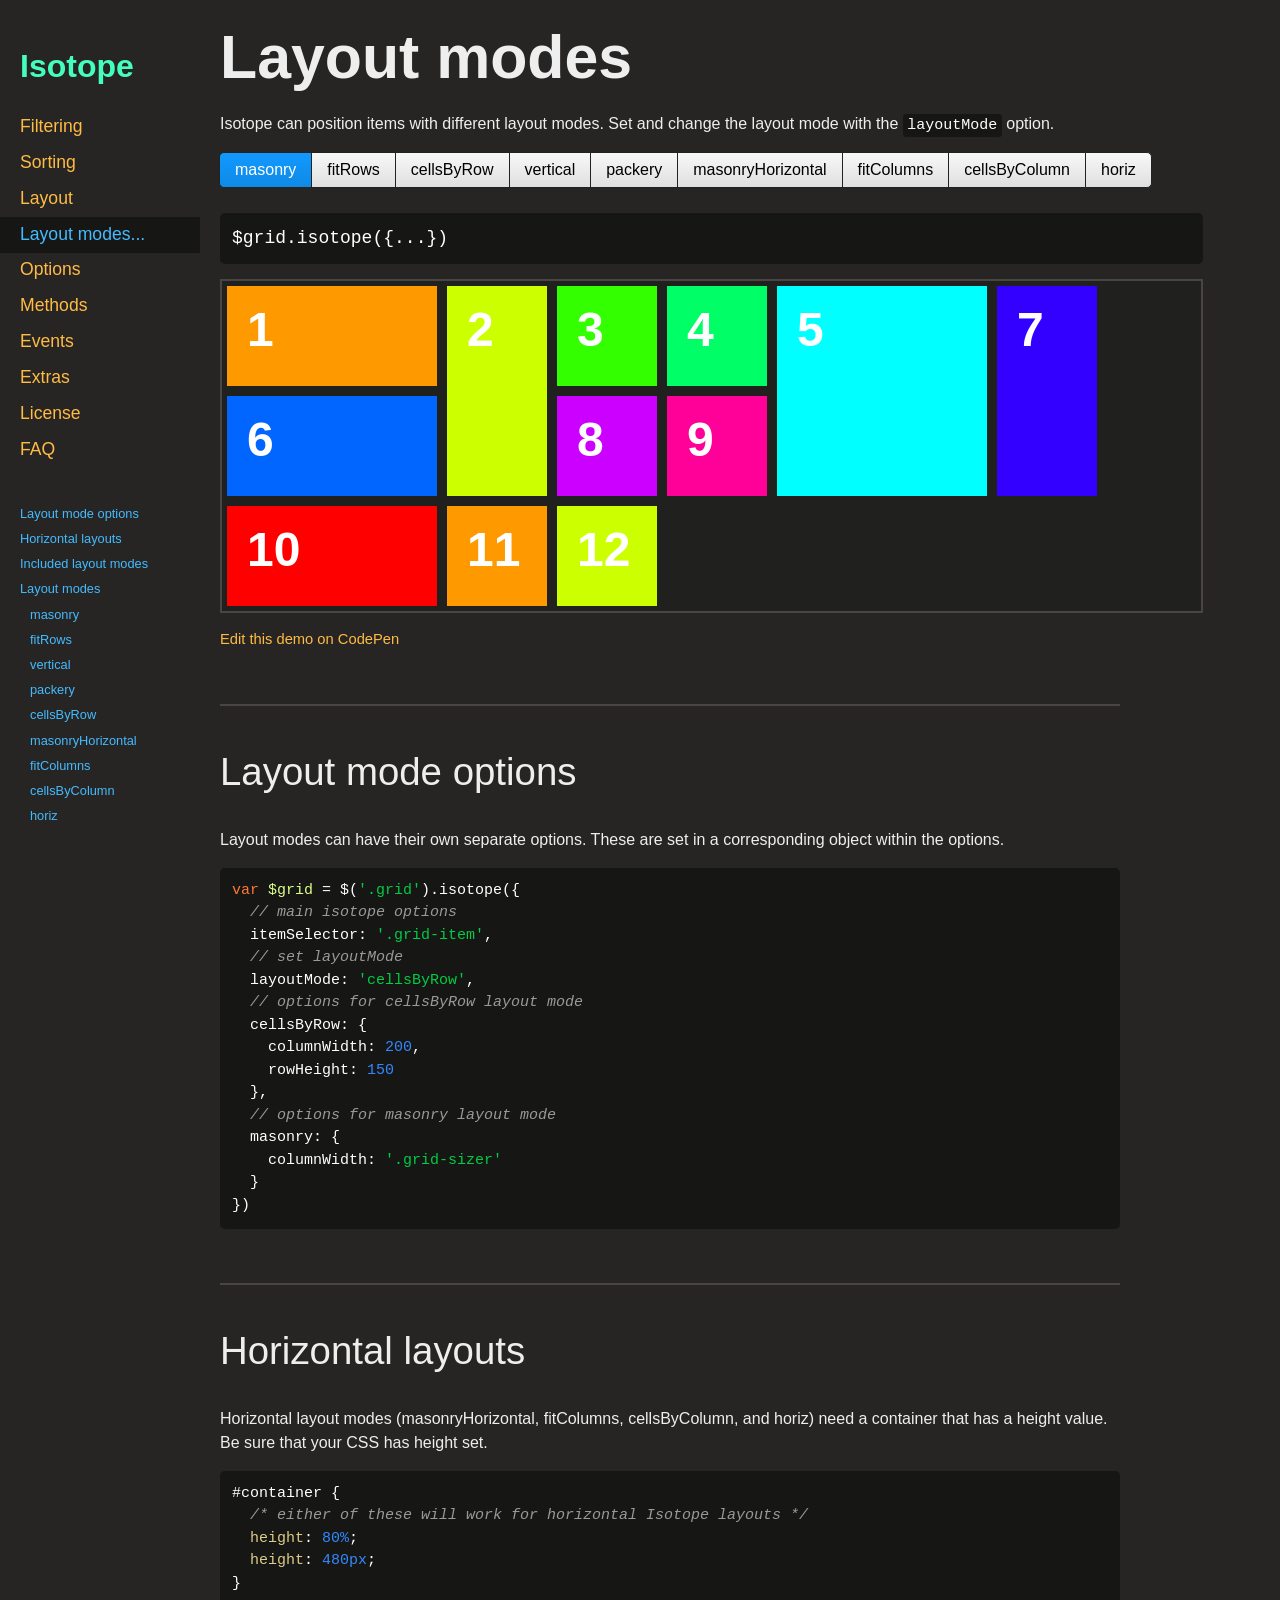
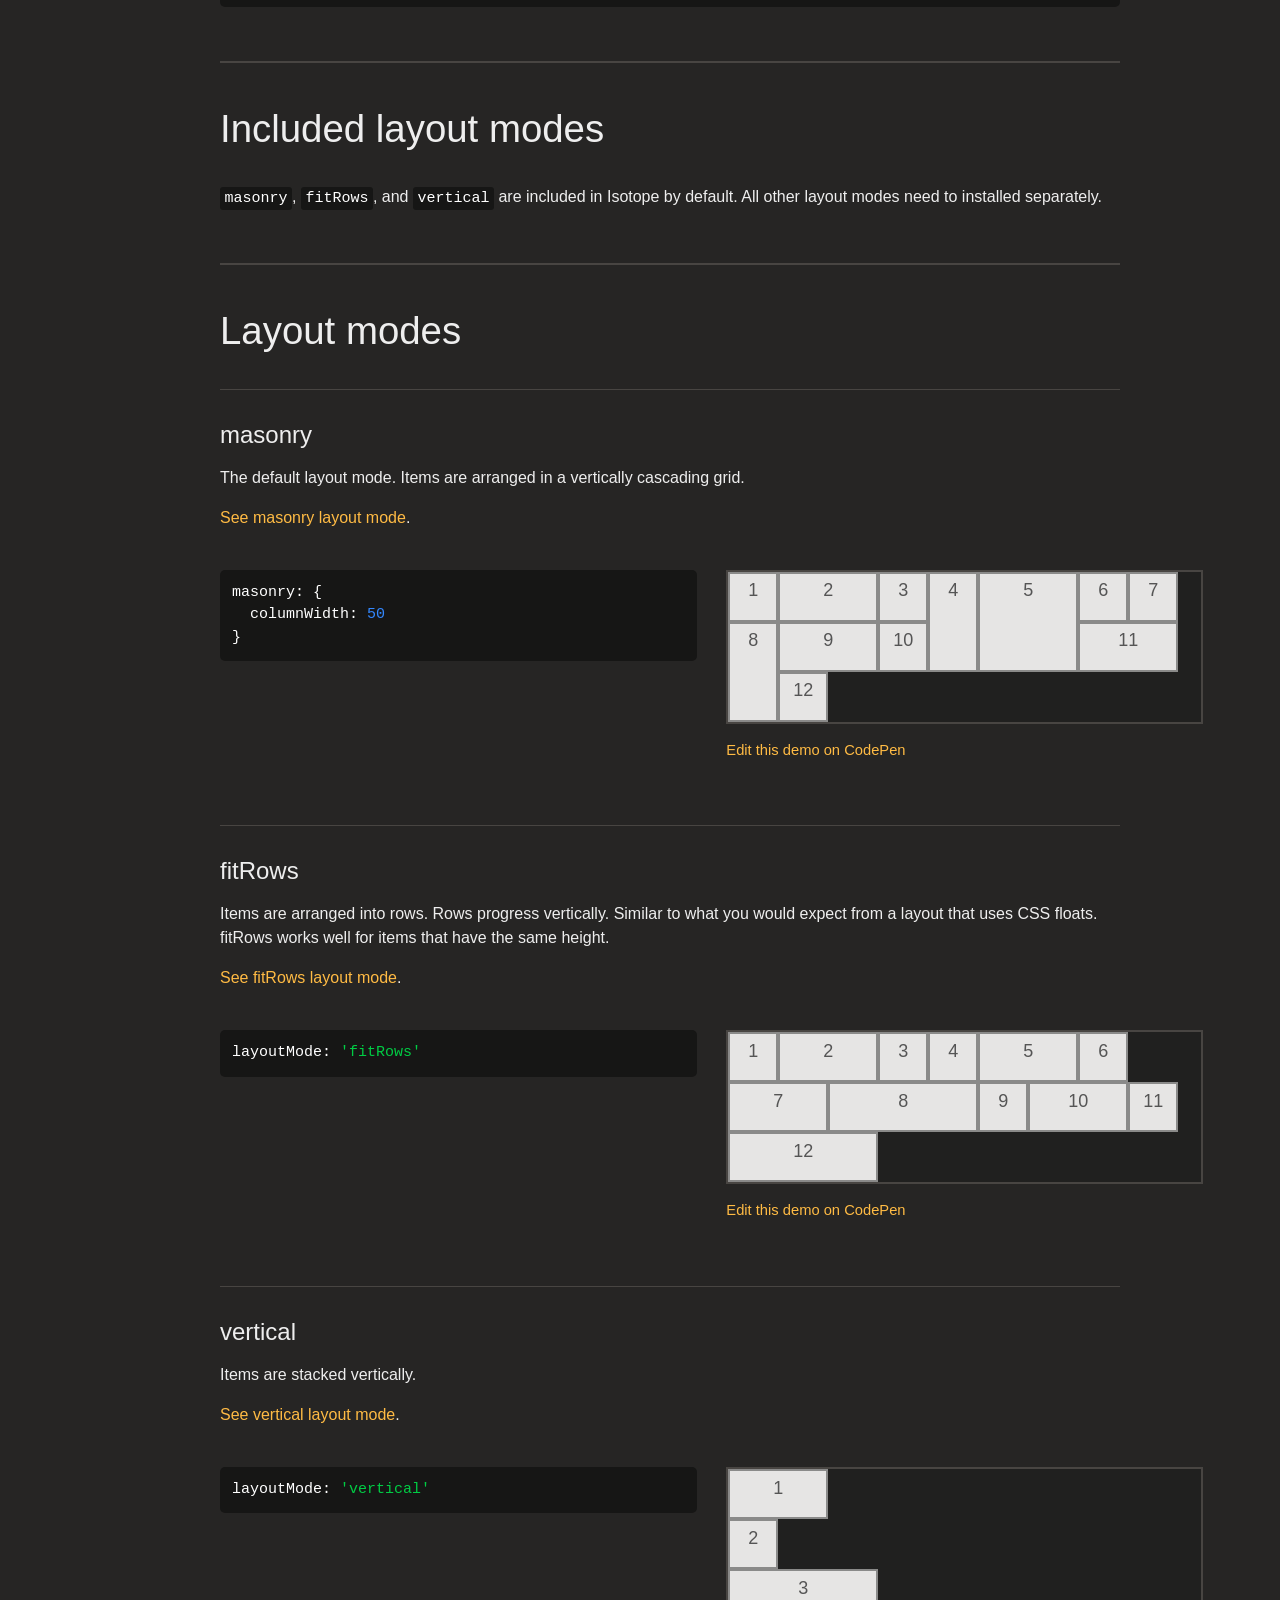
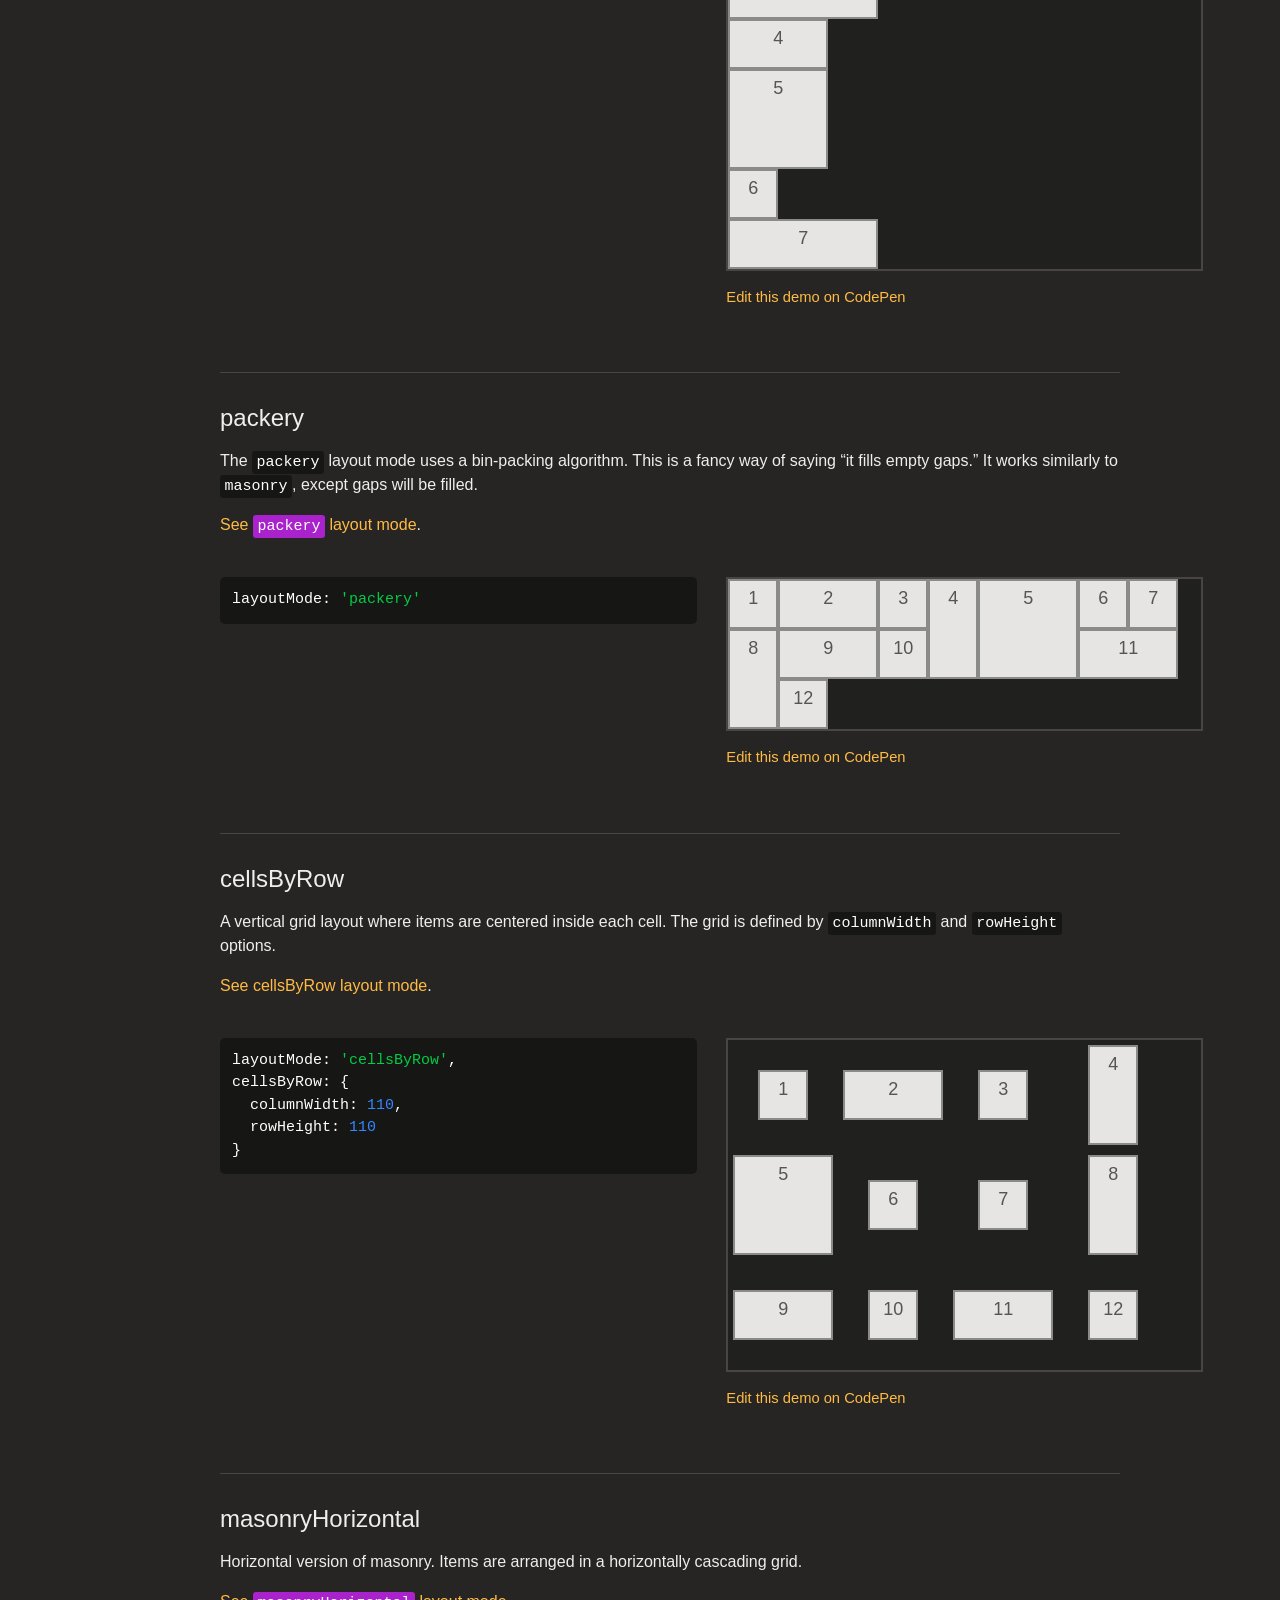
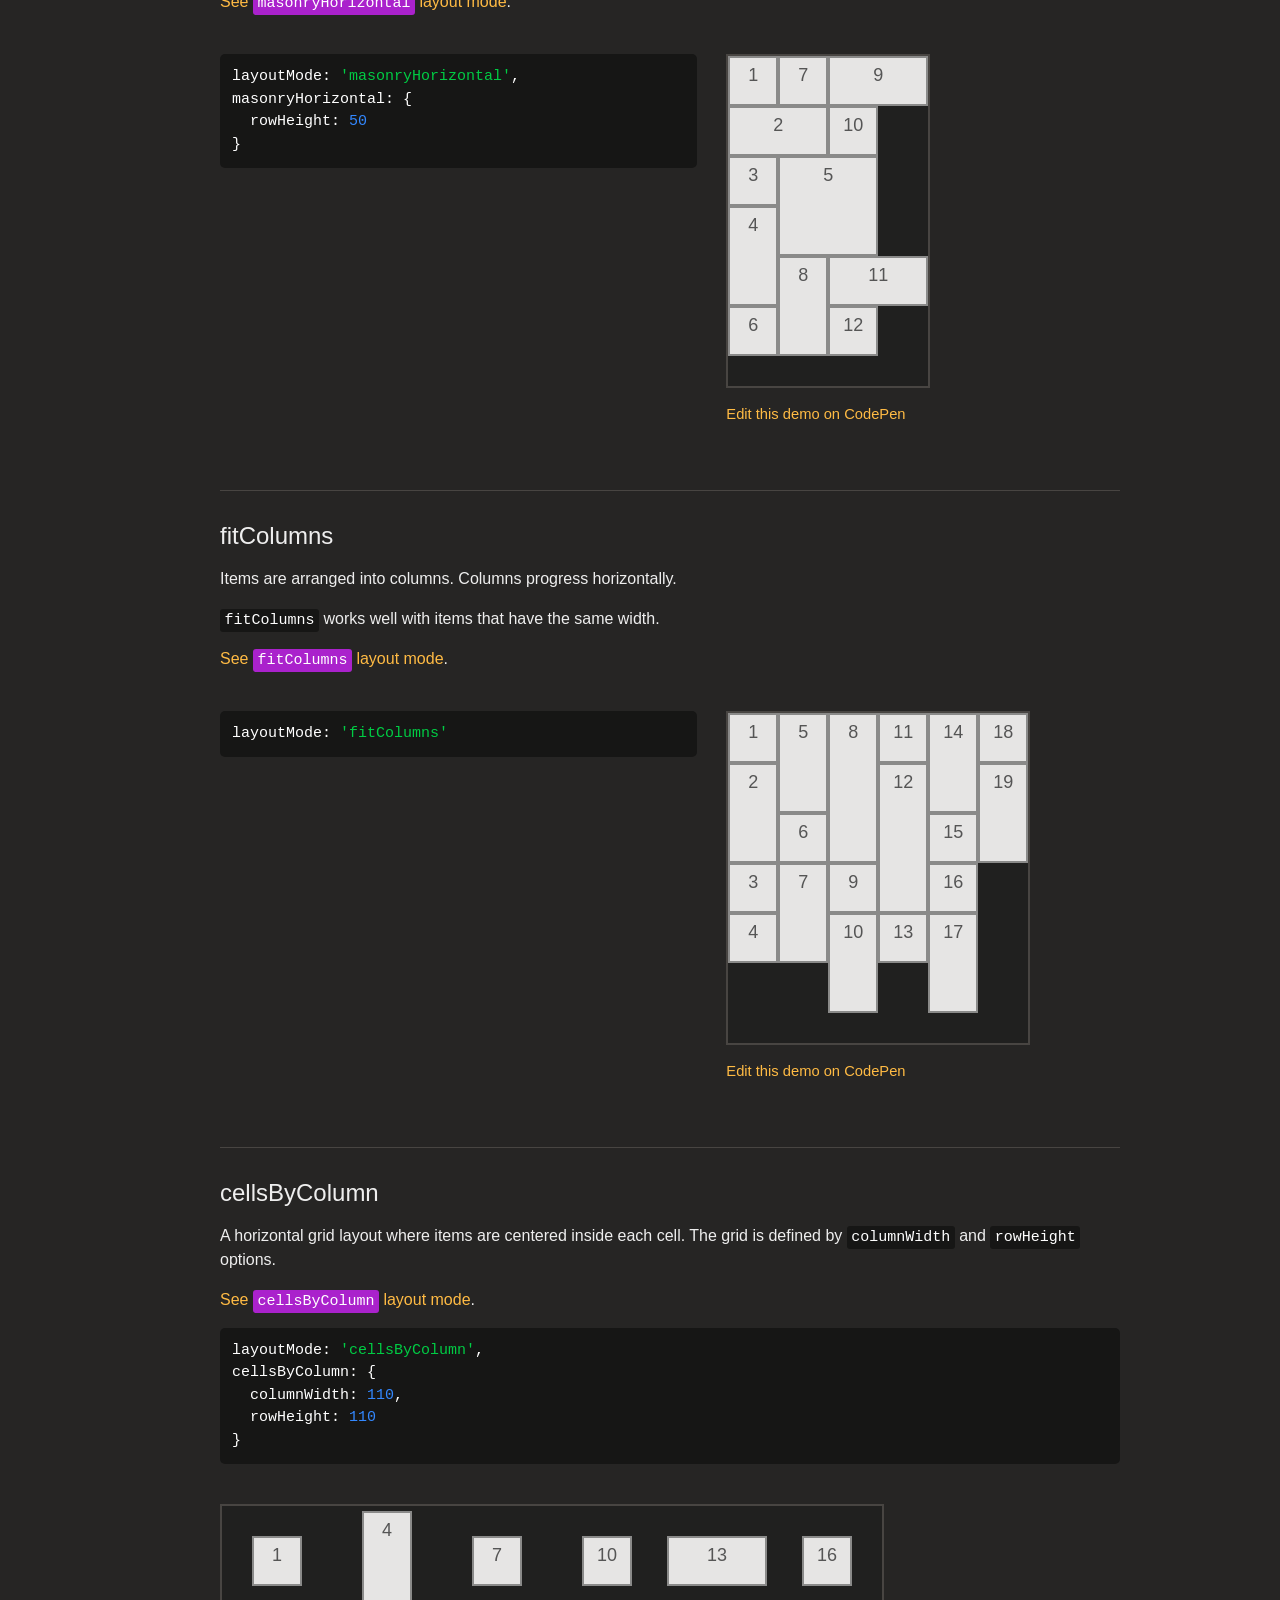
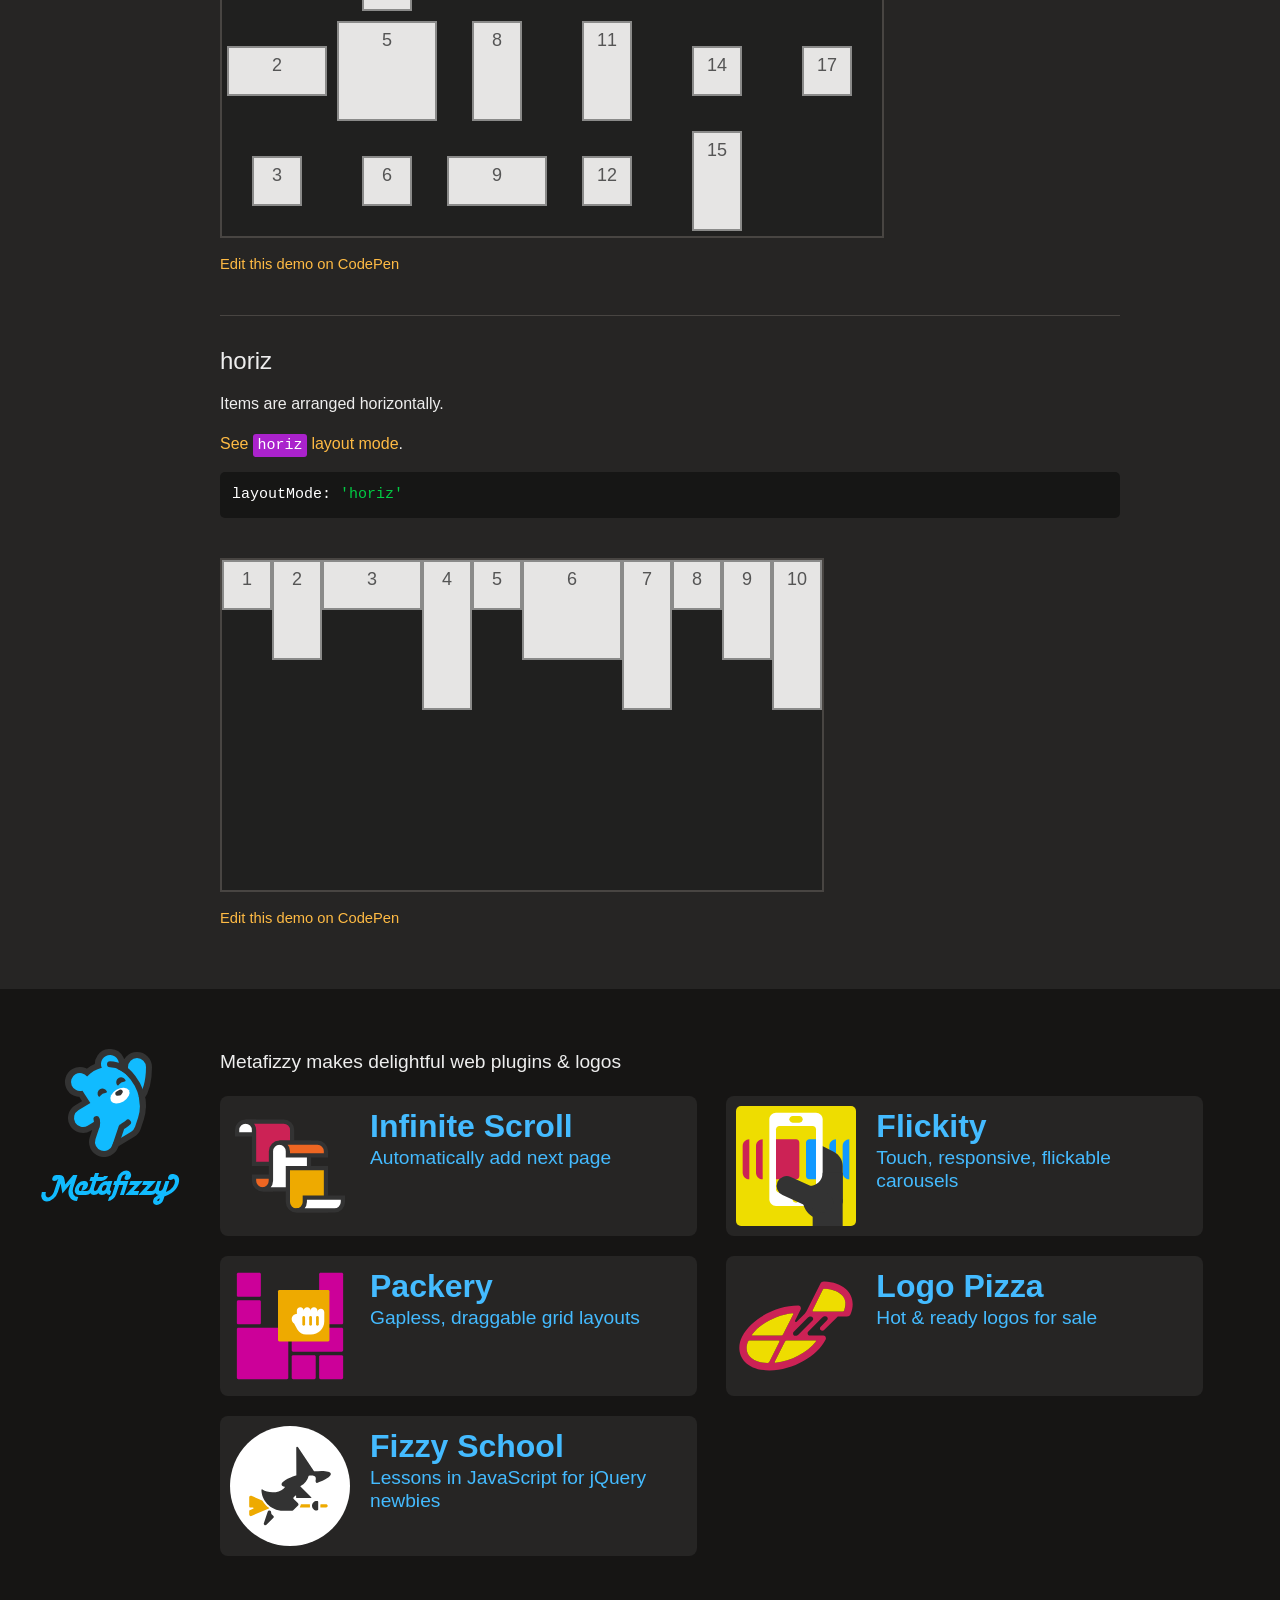
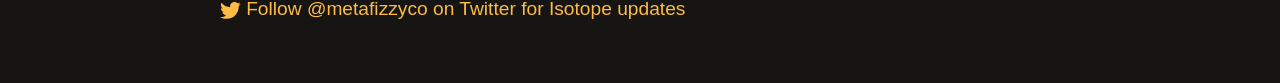
<file: js/isotope-docs/layout-modes.html>
<!doctype html>
<html class="export" lang="en">
<head>
  <meta charset="utf-8">
  <meta name="viewport" content="width=device-width">
  <meta name="description" content="Filter &amp; sort magical layouts">

  <title>Isotope &#xB7; Layout modes</title>

    <!-- Isotope does not require any CSS files -->
    <link rel="stylesheet" href="css/isotope-docs.css?6" media="screen">

  <meta name="twitter:card" content="summary">
  <meta name="twitter:site" content="@metafizzyco">
  <meta name="twitter:url" content="https://isotope.metafizzy.co/layout-modes.html">
  <meta name="twitter:title" content="Isotope Layout modes">
  <meta name="twitter:description" content="Filter &amp; sort magical layouts">

</head>
<body class="page--layout-modes">


  <div class="nav">
    <h1 class="nav__title"><a href=".">Isotope</a></h1>
  
    <ol class="site-nav">
      <li class="site-nav__item site-nav__item--filtering">
        <a class="site-nav__item__link" href="filtering.html">Filtering</a></li>
      <li class="site-nav__item site-nav__item--sorting">
        <a class="site-nav__item__link" href="sorting.html">Sorting</a></li>
      <li class="site-nav__item site-nav__item--layout ">
        <a class="site-nav__item__link" href="layout.html">Layout</a>
      </li>
      <li class="site-nav__item site-nav__item--layout-modes sub-nav-parent">
        <a class="site-nav__item__link" href="layout-modes.html">Layout modes</a>
        <ul class="sub-nav">
            <li class="sub-nav__item sub-nav__item--masonry">
              <a class="sub-nav__item__link" href="layout-modes/masonry.html">masonry</a></li>
            <li class="sub-nav__item sub-nav__item--fitrows">
              <a class="sub-nav__item__link" href="layout-modes/fitrows.html">fitRows</a></li>
            <li class="sub-nav__item sub-nav__item--vertical">
              <a class="sub-nav__item__link" href="layout-modes/vertical.html">vertical</a></li>
            <li class="sub-nav__item sub-nav__item--packery">
              <a class="sub-nav__item__link" href="layout-modes/packery.html">packery</a></li>
            <li class="sub-nav__item sub-nav__item--cellsbyrow">
              <a class="sub-nav__item__link" href="layout-modes/cellsbyrow.html">cellsByRow</a></li>
            <li class="sub-nav__item sub-nav__item--masonryhorizontal">
              <a class="sub-nav__item__link" href="layout-modes/masonryhorizontal.html">masonryHorizontal</a></li>
            <li class="sub-nav__item sub-nav__item--fitcolumns">
              <a class="sub-nav__item__link" href="layout-modes/fitcolumns.html">fitColumns</a></li>
            <li class="sub-nav__item sub-nav__item--cellsbycolumn">
              <a class="sub-nav__item__link" href="layout-modes/cellsbycolumn.html">cellsByColumn</a></li>
            <li class="sub-nav__item sub-nav__item--horiz">
              <a class="sub-nav__item__link" href="layout-modes/horiz.html">horiz</a></li>
        </ul>
      </li>
      <li class="site-nav__item site-nav__item--options">
        <a class="site-nav__item__link" href="options.html">Options</a></li>
      <li class="site-nav__item site-nav__item--methods">
        <a class="site-nav__item__link" href="methods.html">Methods</a></li>
      <li class="site-nav__item site-nav__item--events">
        <a class="site-nav__item__link" href="events.html">Events</a></li>
      <li class="site-nav__item site-nav__item--extras">
        <a class="site-nav__item__link" href="extras.html">Extras</a></li>
      <li class="site-nav__item site-nav__item--license">
        <a class="site-nav__item__link" href="license.html">License</a></li>
      <li class="site-nav__item site-nav__item--faq">
        <a class="site-nav__item__link" href="faq.html">FAQ</a></li>
    </ol>
  
    <ul class="page-nav" data-js="page-nav">
<li class="page-nav__item page-nav__item--h2"><a href="#layout-mode-options">Layout mode options</a></li>
<li class="page-nav__item page-nav__item--h2"><a href="#horizontal-layouts">Horizontal layouts</a></li>
<li class="page-nav__item page-nav__item--h2"><a href="#included-layout-modes">Included layout modes</a></li>
<li class="page-nav__item page-nav__item--h2"><a href="#layout-modes">Layout modes</a></li>
<li class="page-nav__item page-nav__item--h3"><a href="#masonry">masonry</a></li>
<li class="page-nav__item page-nav__item--h3"><a href="#fitrows">fitRows</a></li>
<li class="page-nav__item page-nav__item--h3"><a href="#vertical">vertical</a></li>
<li class="page-nav__item page-nav__item--h3"><a href="#packery">packery</a></li>
<li class="page-nav__item page-nav__item--h3"><a href="#cellsbyrow">cellsByRow</a></li>
<li class="page-nav__item page-nav__item--h3"><a href="#masonryhorizontal">masonryHorizontal</a></li>
<li class="page-nav__item page-nav__item--h3"><a href="#fitcolumns">fitColumns</a></li>
<li class="page-nav__item page-nav__item--h3"><a href="#cellsbycolumn">cellsByColumn</a></li>
<li class="page-nav__item page-nav__item--h3"><a href="#horiz">horiz</a></li>
</ul>
  </div>


  <div id="content" class="main">
    <div class="container">
        <h1>Layout modes</h1>


<p>Isotope can position items with different layout modes. Set and change the layout mode with the <code>layoutMode</code> option.</p>

<div class="big-demo go-wide" data-js="layout-modes-demo">

  <div class="button-group js-radio-button-group">
    <button class="button is-checked" data-layout-mode="masonry" checked="checked">masonry</button>
    <button class="button" data-layout-mode="fitRows">fitRows</button>
    <button class="button" data-layout-mode="cellsByRow">cellsByRow</button>
    <button class="button" data-layout-mode="vertical">vertical</button>
    <button class="button" data-layout-mode="packery">packery</button>
    <button class="button" data-layout-mode="masonryHorizontal" data-is-horizontal="true">masonryHorizontal</button>
    <button class="button" data-layout-mode="fitColumns" data-is-horizontal="true">fitColumns</button>
    <button class="button" data-layout-mode="cellsByColumn" data-is-horizontal="true">cellsByColumn</button>
    <button class="button" data-layout-mode="horiz" data-is-horizontal="true">horiz</button>
  </div>

  <pre class="code-display"><code>$grid.isotope({...})</code></pre>

  <div class="grid">
    <div class="grid-splash-item grid-splash-item--width2">1</div>
    <div class="grid-splash-item grid-splash-item--height2">2</div>
    <div class="grid-splash-item">3</div>
    <div class="grid-splash-item">4</div>
    <div class="grid-splash-item grid-splash-item--width2 grid-splash-item--height2">5</div>
    <div class="grid-splash-item grid-splash-item--width2">6</div>
    <div class="grid-splash-item grid-splash-item--height2">7</div>
    <div class="grid-splash-item">8</div>
    <div class="grid-splash-item">9</div>
    <div class="grid-splash-item grid-splash-item--width2">10</div>
    <div class="grid-splash-item">11</div>
    <div class="grid-splash-item">12</div>
  </div>

  <p class="edit-demo">
      <a href="https://codepen.io/desandro/pen/ClgeH">Edit this demo on CodePen</a>
  </p>
</div>

<h2 id="layout-mode-options">Layout mode options</h2>

<p>Layout modes can have their own separate options. These are set in a corresponding object within the options.</p>

<pre><code class="js"><span class="keyword">var</span> <span class="jquery_var">$grid</span> = $(<span class="string">&apos;.grid&apos;</span>).isotope({
  <span class="comment">// main isotope options</span>
  itemSelector: <span class="string">&apos;.grid-item&apos;</span>,
  <span class="comment">// set layoutMode</span>
  layoutMode: <span class="string">&apos;cellsByRow&apos;</span>,
  <span class="comment">// options for cellsByRow layout mode</span>
  cellsByRow: {
    <span class="attr">columnWidth</span>: <span class="number">200</span>,
    <span class="attr">rowHeight</span>: <span class="number">150</span>
  },
  <span class="comment">// options for masonry layout mode</span>
  masonry: {
    <span class="attr">columnWidth</span>: <span class="string">&apos;.grid-sizer&apos;</span>
  }
})
</code></pre>


<h2 id="horizontal-layouts">Horizontal layouts</h2>

<p>Horizontal layout modes (masonryHorizontal, fitColumns, cellsByColumn, and horiz) need a container that has a height value. Be sure that your CSS has height set.</p>

<pre><code class="css"><span class="selector-id">#container</span> {
  <span class="comment">/* either of these will work for horizontal Isotope layouts */</span>
  <span class="attribute">height</span>: <span class="number">80%</span>;
  <span class="attribute">height</span>: <span class="number">480px</span>;
}
</code></pre>


<h2 id="included-layout-modes">Included layout modes</h2>

<p><code>masonry</code>, <code>fitRows</code>, and <code>vertical</code> are included in Isotope by default. All other layout modes need to installed separately.</p>


<h2 id="layout-modes">Layout modes</h2>


<h3 id="masonry">masonry</h3>

<p>The default layout mode. Items are arranged in a vertically cascading grid.</p>

<p><a href="layout-modes/masonry.html">See masonry layout mode</a>.</p>

<div class="duo example">
  <div class="duo__cell example__code">
<pre><code class="js">masonry: {
  <span class="attr">columnWidth</span>: <span class="number">50</span>
}
</code></pre>
  </div>
  <div class="duo__cell example__demo">
    <div class="grid grid--counting" data-isotope="{ &quot;masonry&quot;: { &quot;columnWidth&quot;: 50 } }">
      <div class="grid-item"></div>
      <div class="grid-item grid-item--width2"></div>
      <div class="grid-item"></div>
      <div class="grid-item grid-item--height2"></div>
      <div class="grid-item grid-item--width2 grid-item--height2"></div>
      <div class="grid-item"></div>
      <div class="grid-item"></div>
      <div class="grid-item grid-item--height2"></div>
      <div class="grid-item grid-item--width2"></div>
      <div class="grid-item"></div>
      <div class="grid-item grid-item--width2"></div>
      <div class="grid-item"></div>
    </div>
    <p class="edit-demo">
        <a href="https://codepen.io/desandro/pen/mEinp">Edit this demo on CodePen</a>
    </p>
  </div>
</div>


<h3 id="fitrows">fitRows</h3>

<p>Items are arranged into rows. Rows progress vertically. Similar to what you would expect from a layout that uses CSS floats. fitRows works well for items that have the same height.</p>

<p><a href="layout-modes/fitrows.html">See fitRows layout mode</a>.</p>

<div class="duo example">
  <div class="duo__cell example__code">
<pre><code class="js">layoutMode: <span class="string">&apos;fitRows&apos;</span>
</code></pre>
  </div>
  <div class="duo__cell example__demo">
    <div class="grid grid--counting" data-isotope="{ &quot;layoutMode&quot;: &quot;fitRows&quot; }">
      <div class="grid-item"></div>
      <div class="grid-item grid-item--width2"></div>
      <div class="grid-item"></div>
      <div class="grid-item"></div>
      <div class="grid-item grid-item--width2"></div>
      <div class="grid-item"></div>
      <div class="grid-item grid-item--width2"></div>
      <div class="grid-item grid-item--width3"></div>
      <div class="grid-item"></div>
      <div class="grid-item grid-item--width2"></div>
      <div class="grid-item"></div>
      <div class="grid-item grid-item--width3"></div>
    </div>
    <p class="edit-demo">
        <a href="https://codepen.io/desandro/pen/nCskp">Edit this demo on CodePen</a>
    </p>
  </div>
</div>


<h3 id="vertical">vertical</h3>

<p>Items are stacked vertically.</p>

<p><a href="layout-modes/vertical.html">See vertical layout mode</a>.</p>

<div class="duo example">
  <div class="duo__cell example__code">
<pre><code class="js">layoutMode: <span class="string">&apos;vertical&apos;</span>
</code></pre>
  </div>
  <div class="duo__cell example__demo">
    <div class="grid grid--counting" data-isotope="{ &quot;layoutMode&quot;: &quot;vertical&quot; }">
      <div class="grid-item grid-item--width2"></div>
      <div class="grid-item"></div>
      <div class="grid-item grid-item--width3"></div>
      <div class="grid-item grid-item--width2"></div>
      <div class="grid-item grid-item--width2 grid-item--height2"></div>
      <div class="grid-item"></div>
      <div class="grid-item grid-item--width3"></div>
    </div>
    <p class="edit-demo">
        <a href="https://codepen.io/desandro/pen/oXxepd">Edit this demo on CodePen</a>
    </p>
  </div>
</div>


<h3 id="packery">packery</h3>

<p>The <code>packery</code> layout mode uses a bin-packing algorithm. This is a fancy way of saying &#x201C;it fills empty gaps.&#x201D; It works similarly to <code>masonry</code>, except gaps will be filled.</p>

<p><a href="layout-modes/packery.html">See <code>packery</code> layout mode</a>.</p>

<div class="duo example">
  <div class="duo__cell example__code">
<pre><code class="js">layoutMode: <span class="string">&apos;packery&apos;</span>
</code></pre>
  </div>
  <div class="duo__cell example__demo">
    <div class="grid grid--counting" data-isotope="{ &quot;layoutMode&quot;: &quot;packery&quot; }">
      <div class="grid-item"></div>
      <div class="grid-item grid-item--width2"></div>
      <div class="grid-item"></div>
      <div class="grid-item grid-item--height2"></div>
      <div class="grid-item grid-item--width2 grid-item--height2"></div>
      <div class="grid-item"></div>
      <div class="grid-item"></div>
      <div class="grid-item grid-item--height2"></div>
      <div class="grid-item grid-item--width2"></div>
      <div class="grid-item"></div>
      <div class="grid-item grid-item--width2"></div>
      <div class="grid-item"></div>
    </div>
    <p class="edit-demo">
        <a href="https://codepen.io/desandro/pen/vdwmb">Edit this demo on CodePen</a>
    </p>
  </div>
</div>


<h3 id="cellsbyrow">cellsByRow</h3>

<p>A vertical grid layout where items are centered inside each cell. The grid is defined by <code>columnWidth</code> and <code>rowHeight</code> options.</p>

<p><a href="layout-modes/cellsbyrow.html">See cellsByRow layout mode</a>.</p>

<div class="duo example">
  <div class="duo__cell example__code">
<pre><code class="js">layoutMode: <span class="string">&apos;cellsByRow&apos;</span>,
<span class="attr">cellsByRow</span>: {
  <span class="attr">columnWidth</span>: <span class="number">110</span>,
  <span class="attr">rowHeight</span>: <span class="number">110</span>
}
</code></pre>
  </div>
  <div class="duo__cell example__demo">
    <div class="grid grid--counting" data-isotope="{ &quot;layoutMode&quot;: &quot;cellsByRow&quot;, &quot;cellsByRow&quot;: { &quot;columnWidth&quot;: 110, &quot;rowHeight&quot;: 110 } }">
      <div class="grid-item"></div>
      <div class="grid-item grid-item--width2"></div>
      <div class="grid-item"></div>
      <div class="grid-item grid-item--height2"></div>
      <div class="grid-item grid-item--width2 grid-item--height2"></div>
      <div class="grid-item"></div>
      <div class="grid-item"></div>
      <div class="grid-item grid-item--height2"></div>
      <div class="grid-item grid-item--width2"></div>
      <div class="grid-item"></div>
      <div class="grid-item grid-item--width2"></div>
      <div class="grid-item"></div>
    </div>

    <p class="edit-demo">
        <a href="https://codepen.io/desandro/pen/zFart">Edit this demo on CodePen</a>
    </p>
  </div>
</div>


<h3 id="masonryhorizontal">masonryHorizontal</h3>

<p>Horizontal version of masonry. Items are arranged in a horizontally cascading grid.</p>

<p><a href="layout-modes/masonryhorizontal.html">See <code>masonryHorizontal</code> layout mode</a>.</p>

<div class="duo example">
  <div class="duo__cell example__code">
<pre><code class="js">layoutMode: <span class="string">&apos;masonryHorizontal&apos;</span>,
<span class="attr">masonryHorizontal</span>: {
  <span class="attr">rowHeight</span>: <span class="number">50</span>
}
</code></pre>
  </div>
  <div class="duo__cell example__demo">
    <div class="grid grid--counting grid--horizontal horizontal counting" data-isotope="{ &quot;layoutMode&quot;: &quot;masonryHorizontal&quot;, &quot;masonryHorizontal&quot;: { &quot;rowHeight&quot;: 50 } }">
      <div class="grid-item"></div>
      <div class="grid-item grid-item--width2"></div>
      <div class="grid-item"></div>
      <div class="grid-item grid-item--height2"></div>
      <div class="grid-item grid-item--width2 grid-item--height2"></div>
      <div class="grid-item"></div>
      <div class="grid-item"></div>
      <div class="grid-item grid-item--height2"></div>
      <div class="grid-item grid-item--width2"></div>
      <div class="grid-item"></div>
      <div class="grid-item grid-item--width2"></div>
      <div class="grid-item"></div>
    </div>
    <p class="edit-demo">
        <a href="https://codepen.io/desandro/pen/oCiAD">Edit this demo on CodePen</a>
    </p>
  </div>
</div>


<h3 id="fitcolumns">fitColumns</h3>

<p>Items are arranged into columns. Columns progress horizontally.</p>

<p><code>fitColumns</code> works well with items that have the same width.</p>

<p><a href="layout-modes/fitcolumns.html">See <code>fitColumns</code> layout mode</a>.</p>

<div class="duo example">
  <div class="duo__cell example__code">
<pre><code class="js">layoutMode: <span class="string">&apos;fitColumns&apos;</span>
</code></pre>
  </div>
  <div class="duo__cell example__demo">
    <div class="grid grid--counting grid--horizontal" data-isotope="{ &quot;layoutMode&quot;: &quot;fitColumns&quot; }">
      <div class="grid-item"></div>
      <div class="grid-item grid-item--height2"></div>
      <div class="grid-item"></div>
      <div class="grid-item"></div>
      <div class="grid-item grid-item--height2"></div>
      <div class="grid-item"></div>
      <div class="grid-item grid-item--height2"></div>
      <div class="grid-item grid-item--height3"></div>
      <div class="grid-item"></div>
      <div class="grid-item grid-item--height2"></div>
      <div class="grid-item"></div>
      <div class="grid-item grid-item--height3"></div>
      <div class="grid-item"></div>
      <div class="grid-item grid-item--height2"></div>
      <div class="grid-item"></div>
      <div class="grid-item"></div>
      <div class="grid-item grid-item--height2"></div>
      <div class="grid-item"></div>
      <div class="grid-item grid-item--height2"></div>
    </div>
    <p class="edit-demo">
        <a href="https://codepen.io/desandro/pen/zEAwi">Edit this demo on CodePen</a>
    </p>
  </div>
</div>


<h3 id="cellsbycolumn">cellsByColumn</h3>

<p>A horizontal grid layout where items are centered inside each cell. The grid is defined by <code>columnWidth</code> and <code>rowHeight</code> options.</p>

<p><a href="layout-modes/cellsbycolumn.html">See <code>cellsByColumn</code> layout mode</a>.</p>

<pre><code class="js">layoutMode: <span class="string">&apos;cellsByColumn&apos;</span>,
<span class="attr">cellsByColumn</span>: {
  <span class="attr">columnWidth</span>: <span class="number">110</span>,
  <span class="attr">rowHeight</span>: <span class="number">110</span>
}
</code></pre>

<div class="example">
  <div class="grid grid--counting grid--horizontal" data-isotope="{ &quot;layoutMode&quot;: &quot;cellsByColumn&quot;, &quot;cellsByColumn&quot;: { &quot;columnWidth&quot;: 110, &quot;rowHeight&quot;: 110 } }">
    <div class="grid-item"></div>
    <div class="grid-item grid-item--width2"></div>
    <div class="grid-item"></div>
    <div class="grid-item grid-item--height2"></div>
    <div class="grid-item grid-item--width2 grid-item--height2"></div>
    <div class="grid-item"></div>
    <div class="grid-item"></div>
    <div class="grid-item grid-item--height2"></div>
    <div class="grid-item grid-item--width2"></div>
    <div class="grid-item"></div>
    <div class="grid-item grid-item--height2"></div>
    <div class="grid-item"></div>
    <div class="grid-item grid-item--width2"></div>
    <div class="grid-item"></div>
    <div class="grid-item grid-item--height2"></div>
    <div class="grid-item"></div>
    <div class="grid-item"></div>
  </div>
  <p class="edit-demo">
      <a href="https://codepen.io/desandro/pen/qAlEy">Edit this demo on CodePen</a>
  </p>
</div>


<h3 id="horiz">horiz</h3>

<p>Items are arranged horizontally.</p>

<p><a href="layout-modes/horiz.html">See <code>horiz</code> layout mode</a>.</p>

<pre><code class="js">layoutMode: <span class="string">&apos;horiz&apos;</span>
</code></pre>

<div class="example">
  <div class="grid grid--counting grid--horizontal" data-isotope="{ &quot;layoutMode&quot;: &quot;horiz&quot; }">
    <div class="grid-item"></div>
    <div class="grid-item grid-item--height2"></div>
    <div class="grid-item grid-item--width2"></div>
    <div class="grid-item grid-item--height3"></div>
    <div class="grid-item"></div>
    <div class="grid-item grid-item--width2 grid-item--height2"></div>
    <div class="grid-item grid-item--height3"></div>
    <div class="grid-item"></div>
    <div class="grid-item grid-item--height2"></div>
    <div class="grid-item grid-item--height3"></div>
  </div>
  <p class="edit-demo">
      <a href="https://codepen.io/desandro/pen/uGetl">Edit this demo on CodePen</a>
  </p>
</div>


    </div>
  </div>

  <footer class="site-footer">
  
    <div class="container">
  
      <p class="site-footer__copy">Metafizzy makes delightful web plugins &amp; logos</p>
  
      <div class="showcase">
      
        <ul class="showcase-item-list">
      
            <li class="showcase-item">
              <a class="showcase-item__link" href="https://infinite-scroll.com">
                <div class="showcase-item__image">
                    <svg class="infinite-scroll-illo" xmlns="http://www.w3.org/2000/svg" viewbox="0 0 520 520" width="200" height="200">
                      <path class="infinite-scroll-illo__page infinite-scroll-illo__page--back" d="M90,110H10V90c0-22,18-40,40-40h40V110z"/>
                      <path class="infinite-scroll-illo__page infinite-scroll-illo__page--front1" d="M270,90L270,90c0-22-18-40-40-40h0H50h0c22,0,40,18,40,40v0v0v160h180V90z"/>
                      <path class="infinite-scroll-illo__page infinite-scroll-illo__page--front2" d="M170,330v-20H90v20v0c0,22,18,40,40,40h0h40V330z"/>
                      <path class="infinite-scroll-illo__page infinite-scroll-illo__page--back" d="M350,150H210c-22,0-40,18-40,40v140v0c0,22-18,40-40,40h0h220V150z"/>
                      <path class="infinite-scroll-illo__page infinite-scroll-illo__page--front3" d="M430,470V270H250v160c0,22,18,40,40,40H430z"/>
                      <path class="infinite-scroll-illo__page infinite-scroll-illo__page--front2" d="M250,190v20h180v-20c0-22-18-40-40-40H210h0C232,150,250,168,250,190L250,190z"/>
                      <path class="infinite-scroll-illo__page infinite-scroll-illo__page--back" d="M330,410v20v0c0,22-18,40-40,40h0h180c22,0,40-18,40-40v-20H330z"/>
                    </svg>
                </div>
                <div class="showcase-item__text">
                  <h3 class="showcase-item__title">Infinite Scroll</h3>
                  <p class="showcase-item__description">Automatically add next page</p>
                </div>
              </a>
            </li>
      
            <li class="showcase-item">
              <a class="showcase-item__link" href="https://flickity.metafizzy.co">
                <div class="showcase-item__image">
                    <svg class="flickity-illo" xmlns="http://www.w3.org/2000/svg" viewbox="0 0 360 360" width="100" height="100">
                      <path class="flickity-illo__color1" fill="#19F" d="M300 220L300 220c-11 0-20-9-20-20v-80c0-11 9-20 20-20h0V220z"/>
                      <path class="flickity-illo__color1" fill="#19F" d="M340 220L340 220c-11 0-20-9-20-20v-80c0-11 9-20 20-20h0V220z"/>
                      <path class="flickity-illo__color2" fill="#333" d="M320 290V180c0-18-10-35-27-43L240 110v180H320z"/>
                      <path class="flickity-illo__color3" fill="white" d="M240 300H120c-11 0-20-9-20-20V40c0-11 9-20 20-20h120c11 0 20 9 20 20v240C260 291 251 300 240 300z"/>
                      <path class="flickity-illo__color4" fill="#ED0" d="M230 260H130c-6 0-10-5-10-10V70c0-6 5-10 10-10h100c6 0 10 5 10 10v180 C240 256 236 260 230 260z"/>
                      <path class="flickity-illo__color2" fill="#333" d="M260 200h60v81c0 32-26 59-59 59h0c-34 0-61-27-61-61V240h20 C242 240 260 222 260 200L260 200z"/>
                      <path class="flickity-illo__color5" fill="#C25" d="M180 220h-60V100h60c6 0 10 5 10 10v100C190 216 186 220 180 220z"/>
                      <path class="flickity-illo__color1" fill="#19F" d="M240 220h-20c-6 0-10-5-10-10V110c0-6 5-10 10-10h20V220z"/>
                      <rect class="flickity-illo__color2" fill="#333" x="230" y="280" width="90" height="80"/>
                      <circle class="flickity-illo__color4" fill="#ED0" cx="180" cy="280" r="10"/>
                      <line class="flickity-illo__thumb" stroke="#333" stroke-width="60" stroke-linecap="round" x1="262" y1="290" x2="152" y2="240"/>
                      <path class="flickity-illo__color4" fill="#ED0" d="M190 50h-20c-6 0-10-5-10-10v0c0-6 5-10 10-10h20c6 0 10 5 10 10v0C200 46 196 50 190 50z"/>
                      <path class="flickity-illo__color5" fill="#C25" d="M80 220L80 220c-11 0-20-9-20-20v-80c0-11 9-20 20-20h0V220z"/>
                      <path class="flickity-illo__color5" fill="#C25" d="M40 220L40 220c-11 0-20-9-20-20v-80c0-11 9-20 20-20h0V220z"/>
                    </svg>
                </div>
                <div class="showcase-item__text">
                  <h3 class="showcase-item__title">Flickity</h3>
                  <p class="showcase-item__description">Touch, responsive, flickable carousels</p>
                </div>
              </a>
            </li>
      
            <li class="showcase-item">
              <a class="showcase-item__link" href="https://packery.metafizzy.co">
                <div class="showcase-item__image">
                    <svg class="packery-illo" xmlns="http://www.w3.org/2000/svg" viewbox="0 0 700 700" width="100" height="100">
                      <path class="packery-illo__item" fill="#C09" d="M172 180H48c-4 0-8-4-8-8V48c0-4 4-8 8-8h124c4 0 8 4 8 8v124C180 176 176 180 172 180z"/>
                      <path class="packery-illo__item" fill="#C09" d="M172 340H48c-4 0-8-4-8-8V208c0-4 4-8 8-8h124c4 0 8 4 8 8v124C180 336 176 340 172 340z"/>
                      <path class="packery-illo__item" fill="#C09" d="M492 660H368c-4 0-8-4-8-8V528c0-4 4-8 8-8h124c4 0 8 4 8 8v124C500 656 496 660 492 660z"/>
                      <path class="packery-illo__item" fill="#C09" d="M652 660H528c-4 0-8-4-8-8V528c0-4 4-8 8-8h124c4 0 8 4 8 8v124C660 656 656 660 652 660z"/>
                      <path class="packery-illo__item" fill="#C09" d="M652 500H368c-4 0-8-4-8-8V368c0-4 4-8 8-8h284c4 0 8 4 8 8v124C660 496 656 500 652 500z"/>
                      <path class="packery-illo__item" fill="#C09" d="M332 660H48c-4 0-8-4-8-8V368c0-4 4-8 8-8h284c4 0 8 4 8 8v284C340 656 336 660 332 660z"/>
                      <path class="packery-illo__item" fill="#C09" d="M652 340H528c-4 0-8-4-8-8V48c0-4 4-8 8-8h124c4 0 8 4 8 8v284C660 336 656 340 652 340z"/>
                      <path class="packery-illo__draggie" fill="#EA0" d="M572 440H288c-4 0-8-4-8-8V148c0-4 4-8 8-8h284c4 0 8 4 8 8v284C580 436 576 440 572 440z"/>
                      <g>
                        <path class="packery-illo__hand" fill="white" d="M530 250c-11 0-20 9-20 20v-10c0-11-9-20-20-20s-20 9-20 20c0-11-9-20-20-20s-20 9-20 20c0-11-9-20-20-20
                          s-20 9-20 20v20c-17 0-30 13-30 30c0 11 6 20 14 25l19 35c10 18 30 30 51 30h28
                          c43 0 78-35 78-78V270C550 259 541 250 530 250z"/>
                        <line class="packery-illo__hand-line" stroke="#EA0" fill="none" stroke-width="16" stroke-linecap="round" x1="430" y1="300" x2="430" y2="340"/>
                        <line class="packery-illo__hand-line" stroke="#EA0" fill="none" stroke-width="16" stroke-linecap="round" x1="470" y1="300" x2="470" y2="340"/>
                        <line class="packery-illo__hand-line" stroke="#EA0" fill="none" stroke-width="16" stroke-linecap="round" x1="510" y1="300" x2="510" y2="340"/>
                      </g>
                    </svg>
                </div>
                <div class="showcase-item__text">
                  <h3 class="showcase-item__title">Packery</h3>
                  <p class="showcase-item__description">Gapless, draggable grid layouts</p>
                </div>
              </a>
            </li>
      
            <li class="showcase-item">
              <a class="showcase-item__link" href="http://logo.pizza">
                <div class="showcase-item__image">
                    <svg class="logo-pizza-illo" xmlns="http://www.w3.org/2000/svg" viewbox="0 0 700 700" width="100" height="100">
                      <path class="logo-pizza-illo__outline" fill="#C25" d="M513 91c-9-0-17 5-21 12l-80 160c-3 5-6 10-11 15l-47 47
                        c-5 5-12-1-9-7l32-64c5-11-2-23-14-23h-0c-121 0-268 70-327 180
                        C-9 497 35 609 196 609c138 0 279-85 327-180v0c5-11-2-23-14-23h-77c-13 0-19-15-10-24
                        l81-81c5-5 11-8 18-8l0 0c13 0 19 15 10 24L494 354c-6 6-6 14 0 20c3 3 6 4 10 4
                        c4 0 7-1 10-4l80-80h53c9 0 17-5 21-13C707 190 656 97 513 91z M334 281l-59 117
                        c-2 5-7 8-13 8H97c-4 0-6-4-3-7c49-64 143-114 236-124C333 275 335 278 334 281z
                         M70 441c2-4 6-7 10-7h168c4 0 7 4 5 8l-59 118c-2 4-6 6-11 6
                        C106 565 38 521 70 441z M466 441c-49 64-143 114-236 124c-3 0-6-3-4-6l59-117
                        c2-5 7-8 13-8h166C466 434 468 438 466 441z M446 318l-81 81c-5 5-11 8-18 8l0 0
                        c-13 0-19-15-10-24l81-81c5-5 11-8 18-8l0 0C449 294 455 309 446 318z M447 258L506 139
                        c2-4 6-7 11-6c101 7 140 60 114 126c-2 4-6 7-10 7H452C448 266 445 262 447 258z"/>
                      <path class="logo-pizza-illo__slice" fill="#ED0" d="M334 281l-59 117c-2 5-7 8-13 8H97c-4 0-6-4-3-7
                        c49-64 143-114 236-124C333 275 335 278 334 281z"/>
                      <path class="logo-pizza-illo__slice" fill="#ED0" d="M70 441c2-4 6-7 10-7h168c4 0 7 4 5 8l-59 118c-2 4-6 6-11 6
                        C106 565 38 521 70 441z"/>
                      <path class="logo-pizza-illo__slice" fill="#ED0" d="M466 441c-49 64-143 114-236 124c-3 0-6-3-4-6l59-117
                        c2-5 7-8 13-8h166C466 434 468 438 466 441z"/>
                      <path class="logo-pizza-illo__slice" fill="#ED0" d="M447 258L506 139c2-4 6-7 11-6c101 7 140 60 114 126c-2 4-6 7-10 7H452
                        C448 266 445 262 447 258z"/>
                    </svg>
                </div>
                <div class="showcase-item__text">
                  <h3 class="showcase-item__title">Logo Pizza</h3>
                  <p class="showcase-item__description">Hot &amp; ready logos for sale</p>
                </div>
              </a>
            </li>
      
            <li class="showcase-item">
              <a class="showcase-item__link" href="http://fizzy.school">
                <div class="showcase-item__image">
                    <svg class="witchie-logo" xmlns="http://www.w3.org/2000/svg" viewbox="0 0 1000 1000" width="200" height="200">
                      <circle class="witchie-logo__moon" fill="white" cx="500" cy="500" r="500"/>
                      <path class="witchie-logo__broom" fill="#EA0" d="M582 675a35 35 0 0 0 8-20 3 3 0 0 1 3-2h71a3 3 0 0 1 3 3 59 59 0 0 0 0 20 3 3 0 0 1-3 3h-79A3 3 0 0 1 582 675Zm219 4a13 13 0 0 0 13-14c-1-7-7-12-14-12h-44a3 3 0 0 0-3 3v21a3 3 0 0 0 3 3ZM299 660a203 203 0 0 1-27-36 8 8 0 0 0-4-3L178 582a13 13 0 0 0-18 12v77a8 8 0 0 0 8 8h22a5 5 0 0 1 2 10L164 703a8 8 0 0 0-4 7v28a13 13 0 0 0 18 12l146-63a3 3 0 0 0 1-5A197 197 0 0 1 299 660Z"/>
                      <path class="witchie-logo__dress" fill="#333" d="M326 705h4a13 13 0 0 1 13 13v8a13 13 0 0 0 4 9l13 13a13 13 0 0 1 0 19l-56 56c-10 10-26-0-22-13L314 714A13 13 0 0 1 326 705Zm397-79c-27 0-47 26-37 54 3 7 11 16 17 19a42 42 0 0 0 19 5 38 38 0 0 0 7-1 8 8 0 0 0 6-8v-62a8 8 0 0 0-6-8 38 38 0 0 0-7-1M840 397c-3-15-33-23-77-23a521 521 0 0 0-59 4 5 5 0 0 1-5-2L567 177a8 8 0 0 0-7-4 8 8 0 0 0-8 8l1 227a5 5 0 0 1-4 5c-74 24-123 55-119 76 2 8 11 14 26 18a3 3 0 0 1 1 4l-11 11c-20 20-56 30-92 30-31 0-63-8-84-23a5 5 0 0 0-3-1 5 5 0 0 0-5 5c0 78 68 173 183 173h75a10 10 0 0 0 7-3l38-38a16 16 0 0 0 0-23l-34-34a10 10 0 0 1 0-14l15-15a3 3 0 0 1 5 2v15a5 5 0 0 0 5 5H674a4 4 0 0 0 3-7l-90-90a3 3 0 0 1 1-4c34-19 59-49 67-84a3 3 0 0 1 2-2c6-1 12-1 17-1 22 0 37 5 39 14 1 6 3 11 2 17-5 17 1 31 8 31a6 6 0 0 0 2-0C797 448 845 419 840 397Z"/>
                    </svg>
                </div>
                <div class="showcase-item__text">
                  <h3 class="showcase-item__title">Fizzy School</h3>
                  <p class="showcase-item__description">Lessons in JavaScript for jQuery newbies</p>
                </div>
              </a>
            </li>
      
        </ul> 
      
      </div>
  
      <p class="site-footer__copy">
        <a href="https://twitter.com/metafizzyco">
          <svg class="twitter-logo" xmlns="http://www.w3.org/2000/svg" viewbox="0 0 512 512" width="30" height="30">
            <path d="M512 97c-19 8-39 14-60 16 22-13 38-34 46-58-20 12-43 21-67 25-19-19-46-32-77-32-58 0-117 52-102 129-87-4-165-46-216-110-24 40-19 107 32 140-17 0-33-5-48-13v1c0 51 36 93 84 103-15 4-34 5-47 2 13 42 52 72 98 73-47 36-96 49-155 44 46 30 102 47 161 47 197 0 306-168 299-312 20-15 38-34 52-55z"/>
          </svg>
          Follow @metafizzyco on Twitter for Isotope updates
        </a>
      </p>
  
      <div class="mfzy-brand">
        <a class="mfzy-brand__link" href="https://metafizzy.co">
          <svg class="mfzy-logo" xmlns="http://www.w3.org/2000/svg" xmlns:xlink="http://www.w3.org/1999/xlink" viewbox="0 0 144 144" width="36" height="36">
            <title>Metafizzy logo</title>
            <defs>
              <path id="mfzy-logo__body" d="M 120 24 a 12 12 0 0 0-24 0 a 72 72 0 0 1 -1 11
                a 40 40 0 0 0 -13 -8.5 A 12 12 0 1 0 61.1 25.1 c -8 2 -14 6 -19.6 11.6 
                A 12 12 0 1 0 35.3 55.5 L 45.8 72.1 l -16 9.6 A 12 12 0 0 0 42.2 102.3
                L 58 92.8 a 20 20 0 0 1 -0.2 11.9 l -5.2 15.5 a 12 12 0 0 0 22.8 7.6
                l 1.1 -3.3 l 23.7 -14.2 a 12 12 0 0 0 5.2 -6.5 l 4 -12 A 50 50 0 0 0 111.9 76
                a 52 52 0 0 0 -1.6 -12.8 C 115 57 120 44 120 24Z"/>
              <path id="mfzy-logo__eye" d="M 0 6.5 a 6.5 6.5 0 0 1 13 0 c 0 3.5 -3 0.5 -6.5 0.5 s -6.5 3 -6.5 -0.5 Z"/>
              <clippath id="mfzy-logo__body-clip">
                <use xlink:href="#mfzy-logo__body"/>
              </clippath>
            </defs>
            <use class="mfzy-logo__body-outline" xlink:href="#mfzy-logo__body" fill="#333" stroke="#333" stroke-width="16"/>
            <use class="mfzy-logo__body-fill" xlink:href="#mfzy-logo__body"/>
            <g class="mfzy-logo__stripes" clip-path="url(#mfzy-logo__body-clip)">
              <rect fill="#E62" x="16" width="120" height="138"/>
              <path fill="#C25" d="M96 24L16 72V0h80v24z"/>
              <path fill="#EA0" d="M116 70L16 130v-26l95-57 5 23z"/>
              <path fill="#19F" d="M136 138H16v-8l120-72v80z"/>
            </g>
            <path class="mfzy-logo__cut-ins" stroke="#333" fill="none" stroke-linecap="round" stroke-linejoin="round" stroke-width="8" d="M 72 20.4 c 23 0 44 29 44 56
              M 54 103.4 a 16 16 0 0 0 0 -10
              M 96 98 c -2 2 -8 6 -8.5,6 l -8.4 25.1"/>
            <g transform="translate(53 57) rotate(-31)">
              <ellipse class="mfzy-logo__snout" cx="25" cy="21" rx="14" ry="9" fill="#FFF"/>
              <use class="mfzy-logo__feature" xlink:href="#mfzy-logo__eye" fill="#333"/>
              <use class="mfzy-logo__feature" xlink:href="#mfzy-logo__eye" fill="#333" transform="translate(29 0)"/>
              <path class="mfzy-logo__feature" d="M 28.6 14 a 3 3 0 0 1 1.3 5.6 l -2.6 1.2 a 3 3 0 0 1 -2.6 0
                l -2.6 -1.2 a 3 3 0 0 1 1.3 -5.6 Z" fill="#333"/>
            </g>
          </svg>
          <svg class="mfzy-wordmark" xmlns="http://www.w3.org/2000/svg" viewbox="0 0 280 80" fill="none" stroke="#333" width="140" height="40">
            <g transform="skewX(-18)">
              <path stroke-width="8" d="M38 20h6c4 0 7 2 9 6l9 18l12-24h2v22
              a20 22 0 0 0 20 22M48 22v28a12 15 0 0 1-24 0M98 44a6 6 0 0 0 0-12h-2
              a8 10 0 0 0 0 20h14a8 10 0 0 0 8-10M118 12v30a8 10 0 0 0 16 0M150 36
              q-4-4-8-4a8 10 0 1 0 8 10m0-14v14a8 10 0 0 0 8 10M184 20a9 9 0 0 0-18 0
              v34a8 10 0 0 1-8 10M158 32h24v24M190 32h18l-12 20h18M216 32h18l-12 20h18
              a8 10 0 0 0 8-10m0-14v14a8 10 0 0 0 16 0m0-14v38a6 6 0 0 1-12 0
              c0-12 32-8 32-32c0-10-6-16-15-16M108 24h24a6 6 0 0 0 6-6M102 38h-4"/>
              <g stroke-width="6">
                <circle cx="38" cy="22" r="3"/>
                <circle cx="182" cy="20" r="3"/>
                <circle cx="269" cy="20" r="3"/>
              </g>
            </g>
          </svg>
        </a>
      </div>
  
    </div>
  
  </footer>

<!-- Looking for isotope.js? Use isotope.pkgd.min.js -->
<!-- Isotope does NOT require jQuery. But it does make things easier -->
<script src="https://code.jquery.com/jquery-3.1.1.min.js"></script>
<script>window.jQuery || document.write('<script src="js/jquery.min.js"><\/script>')</script>

  <script src="js/isotope-docs.min.js?6"></script>


</body>
</html>
</file>
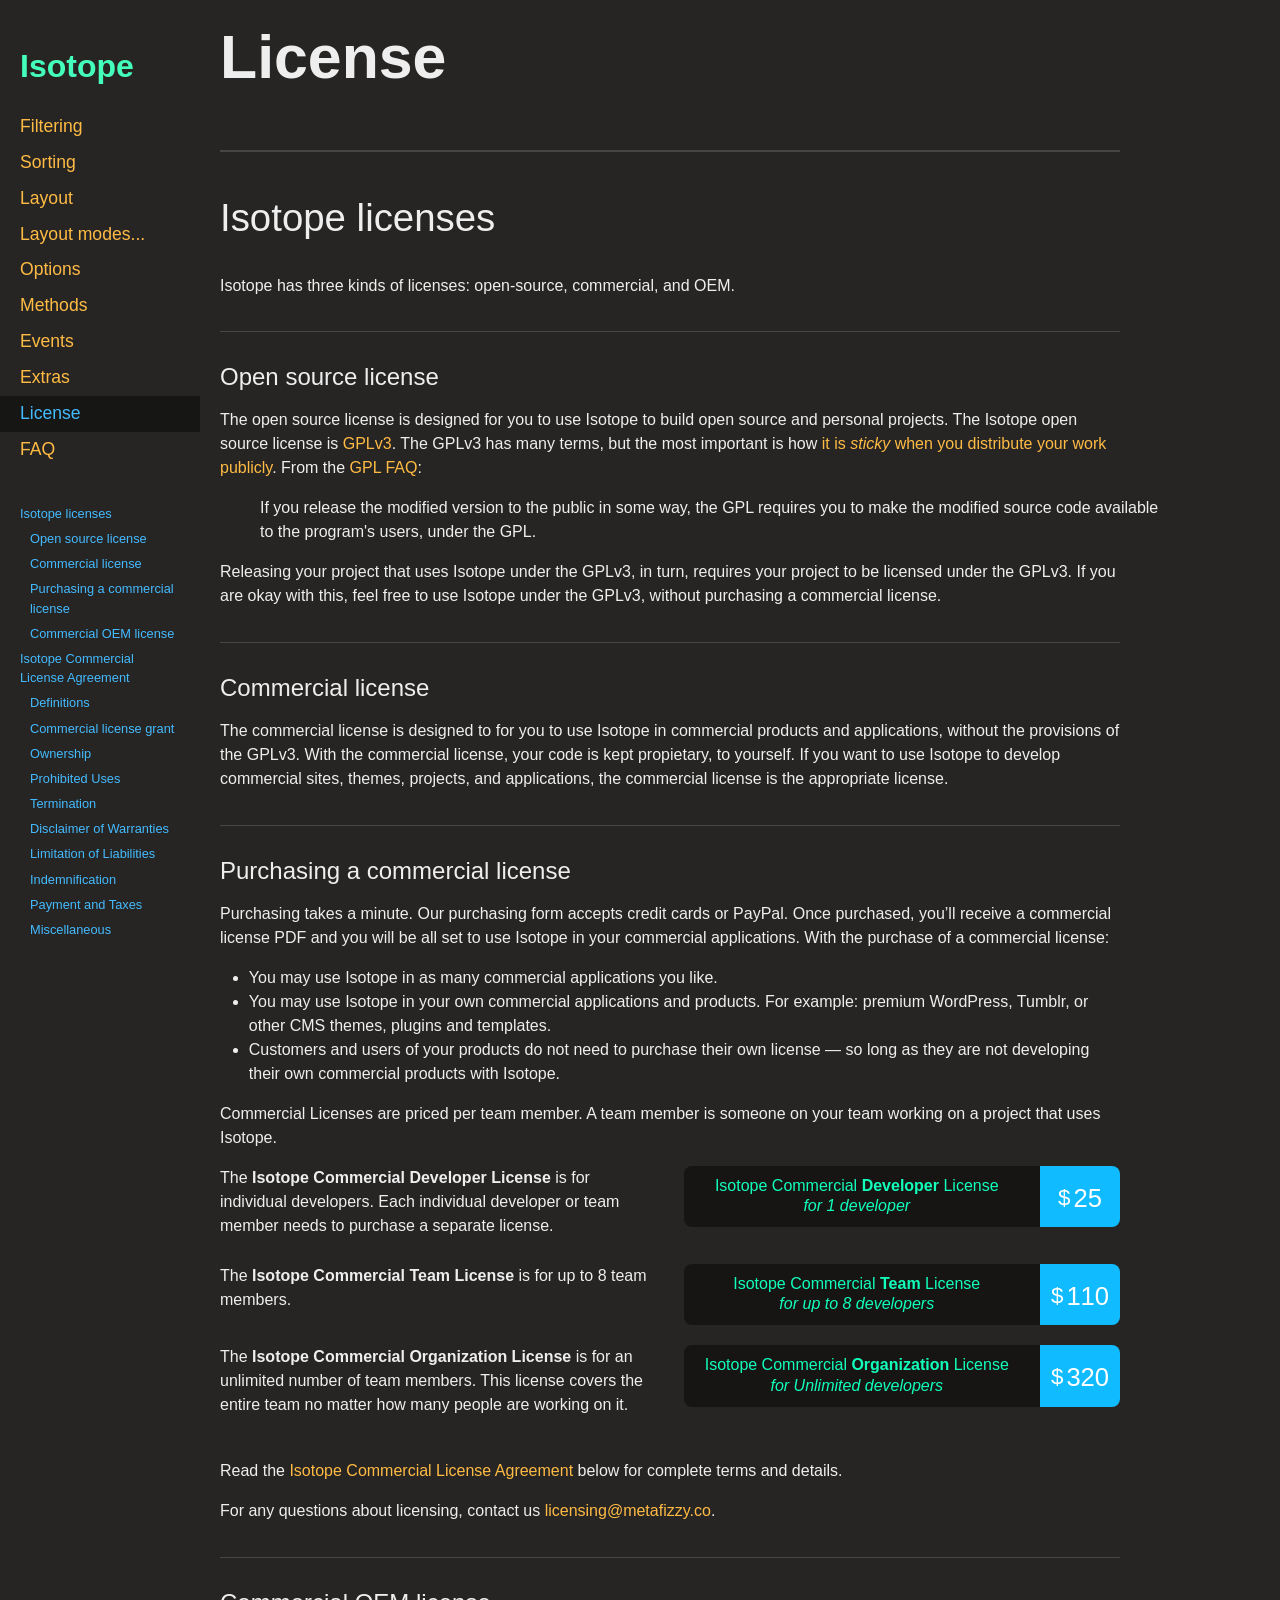
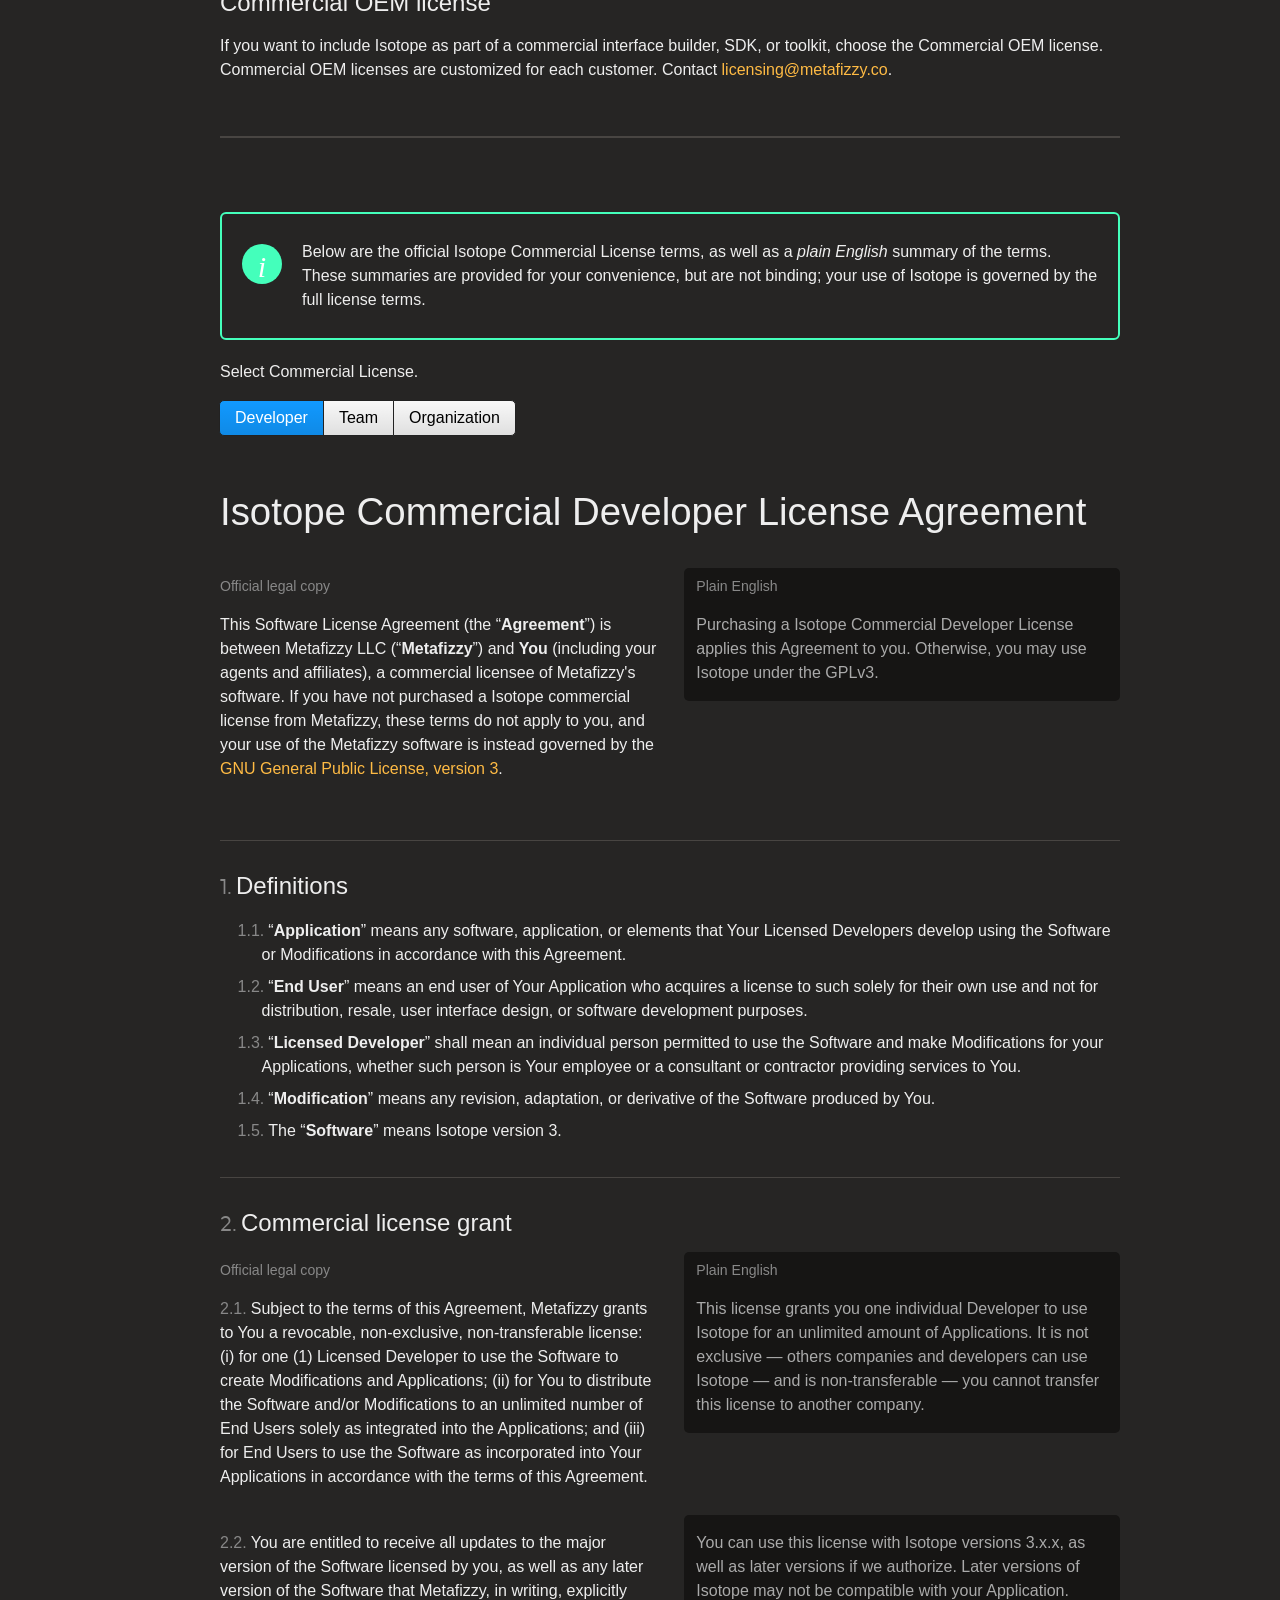
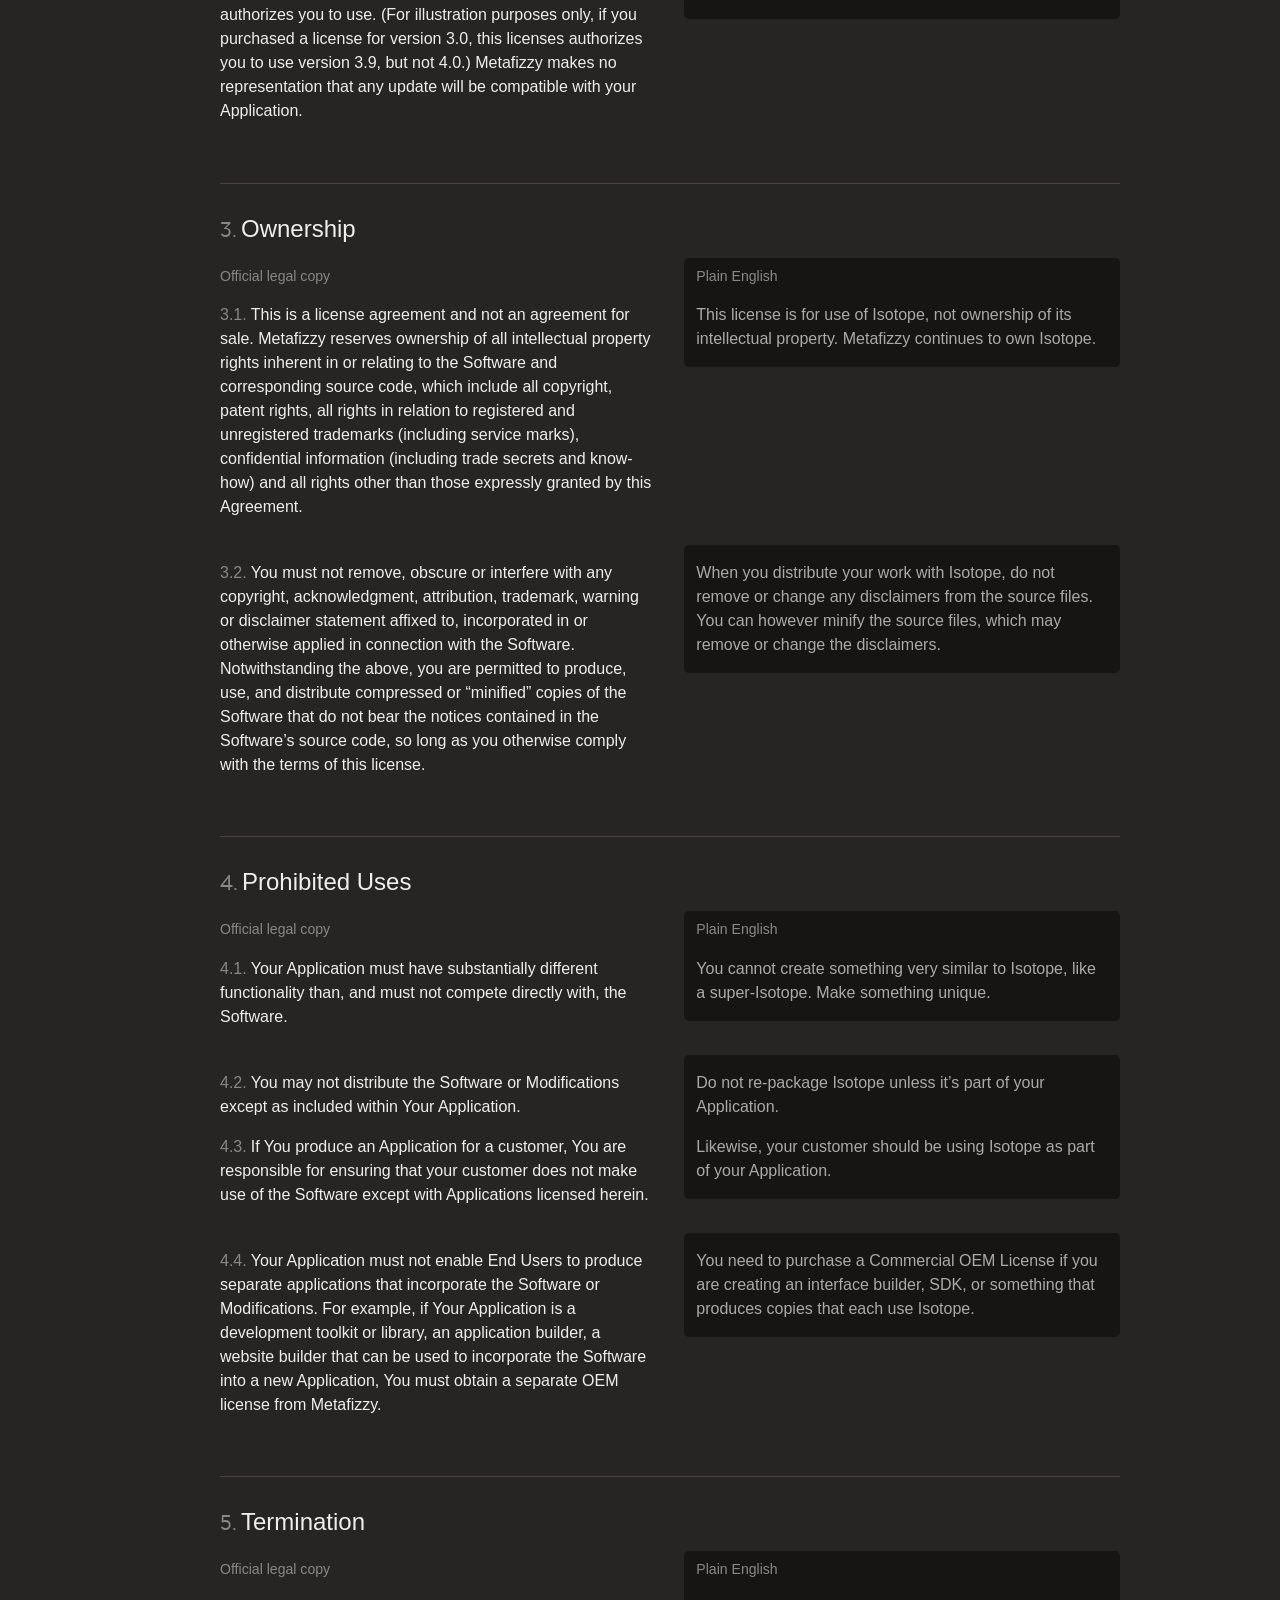
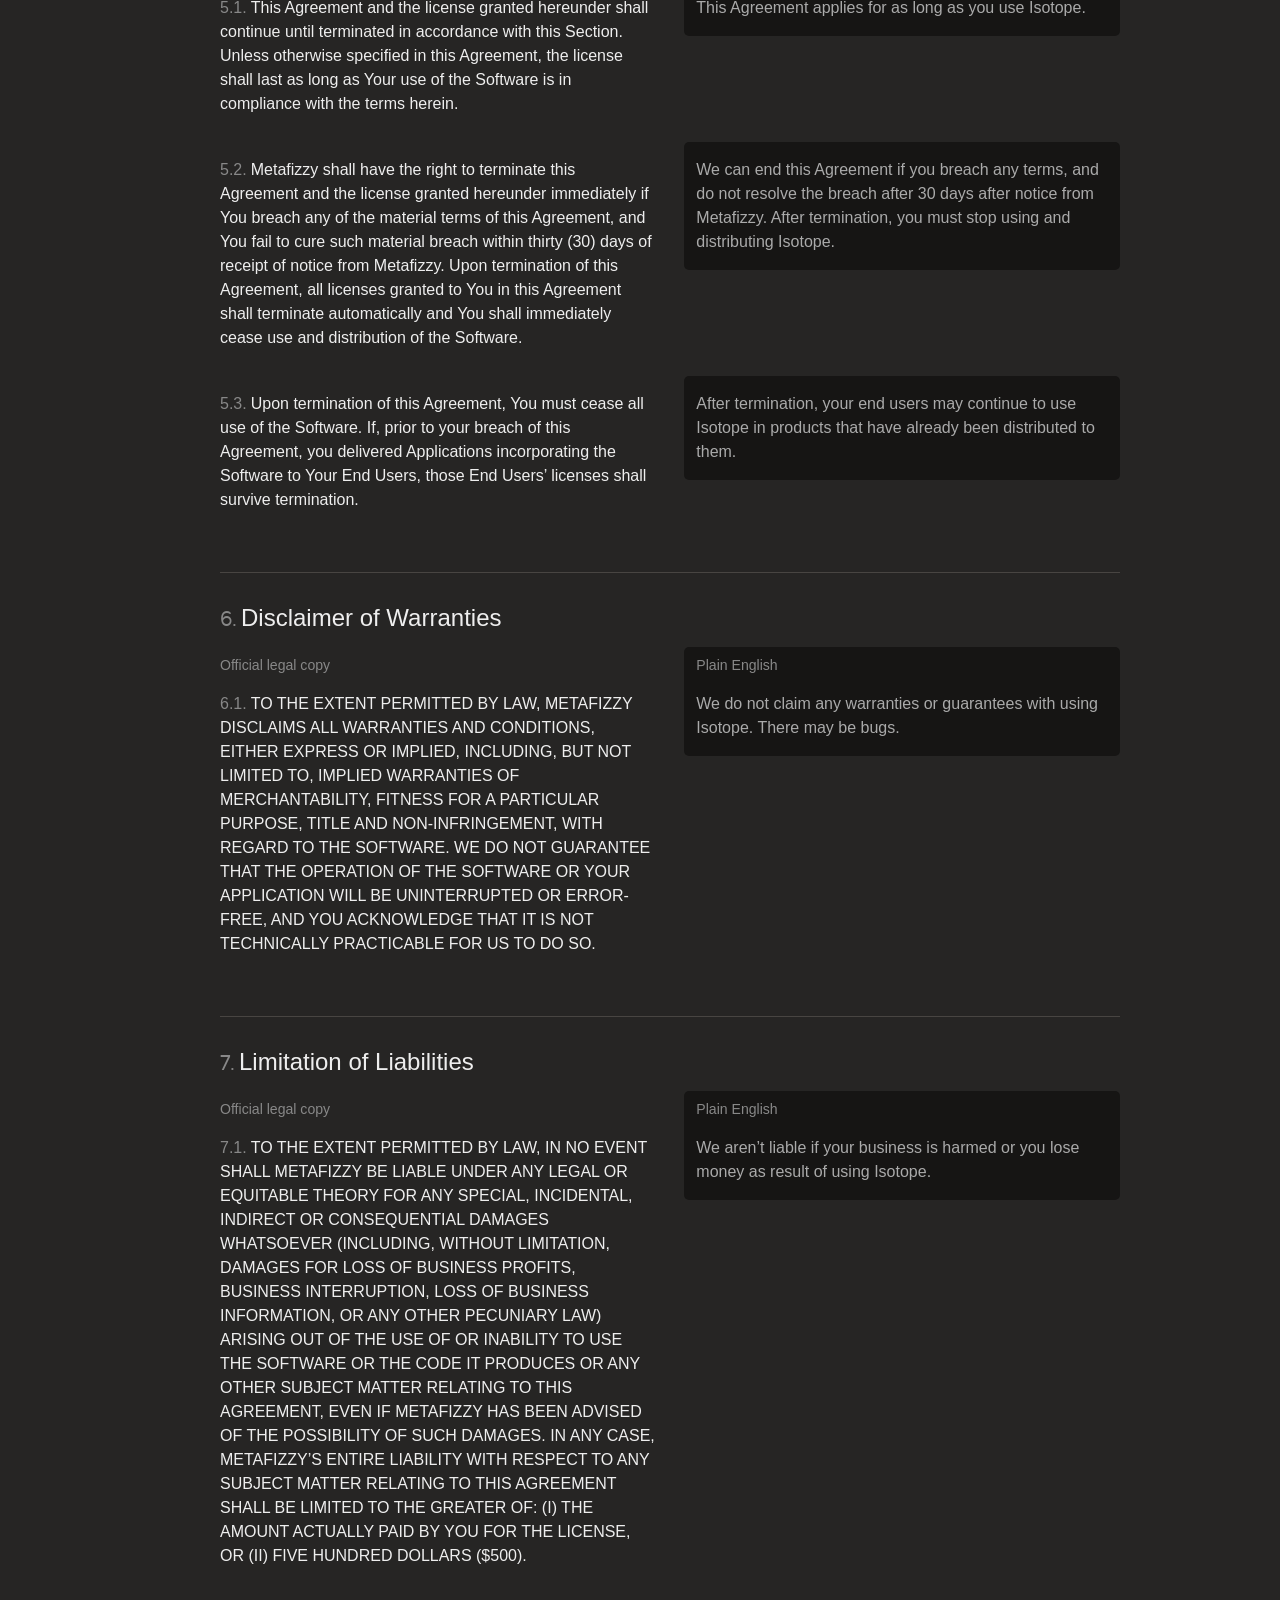
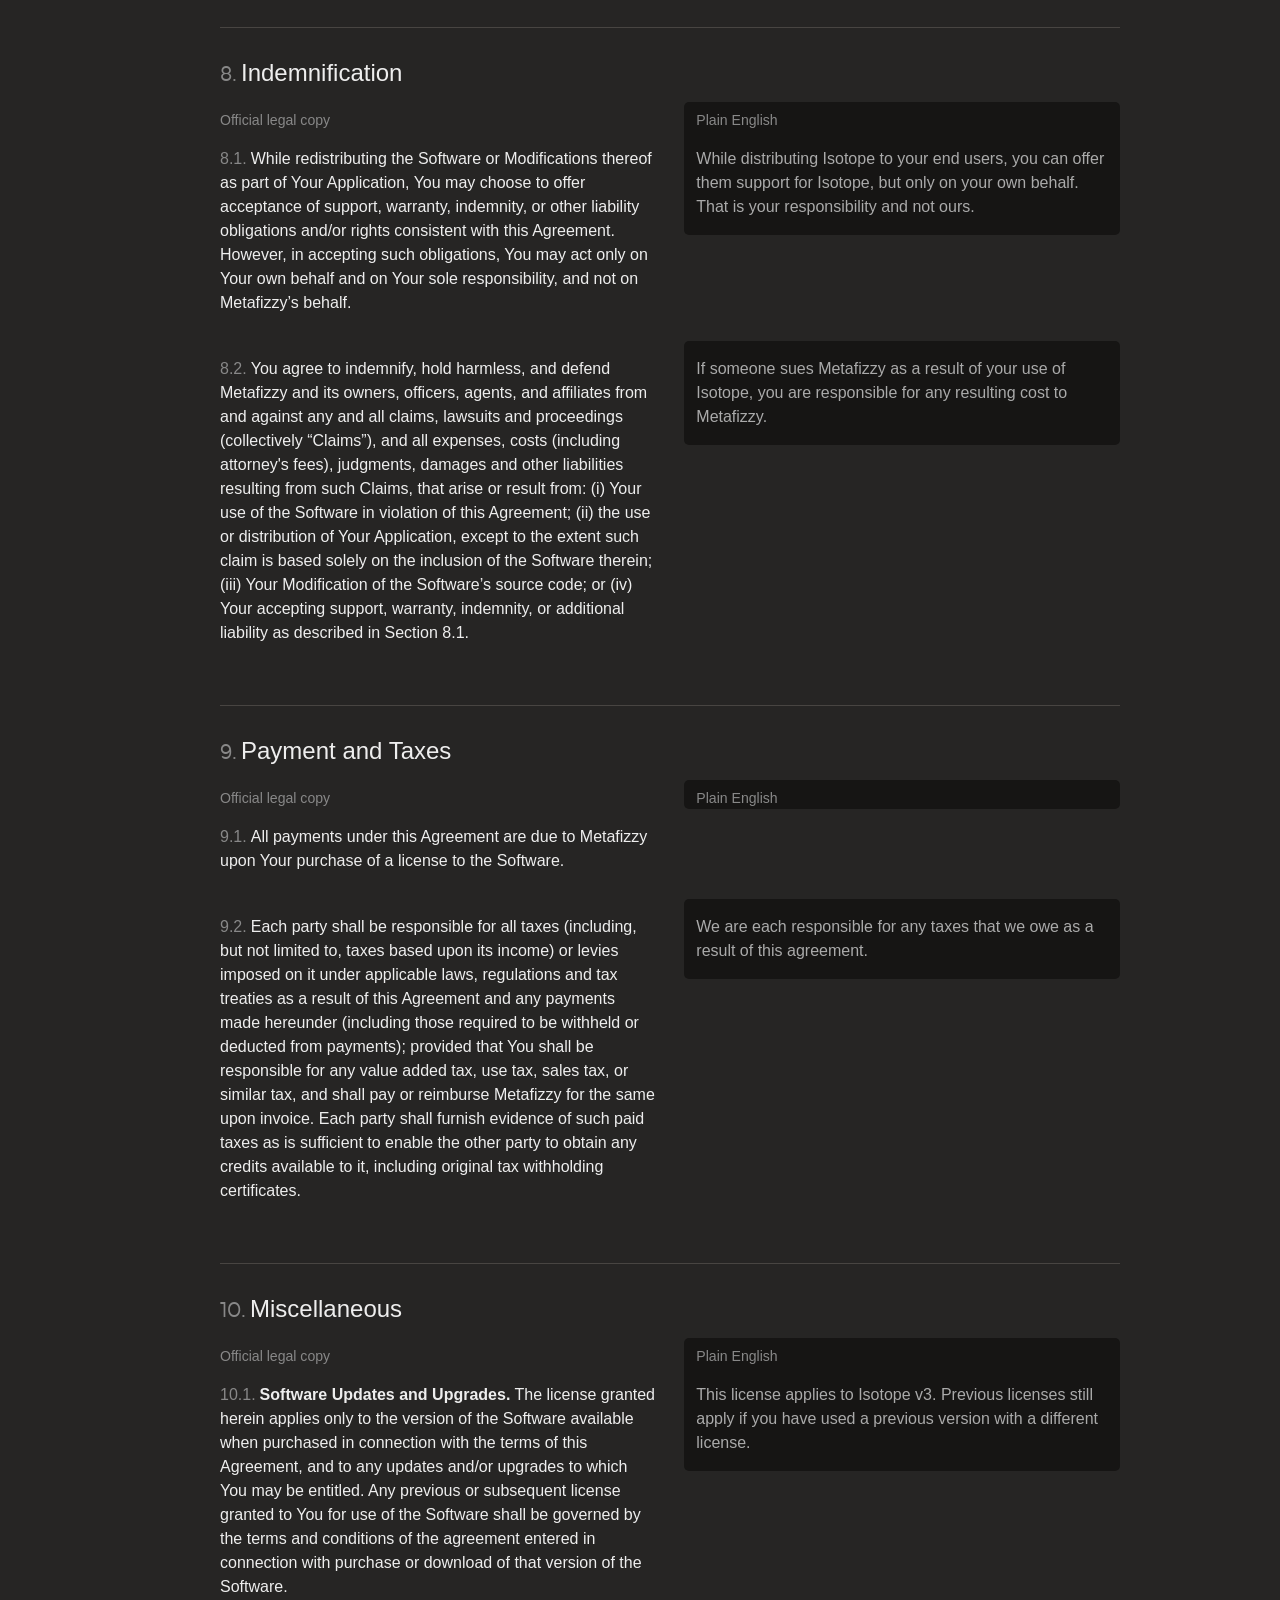
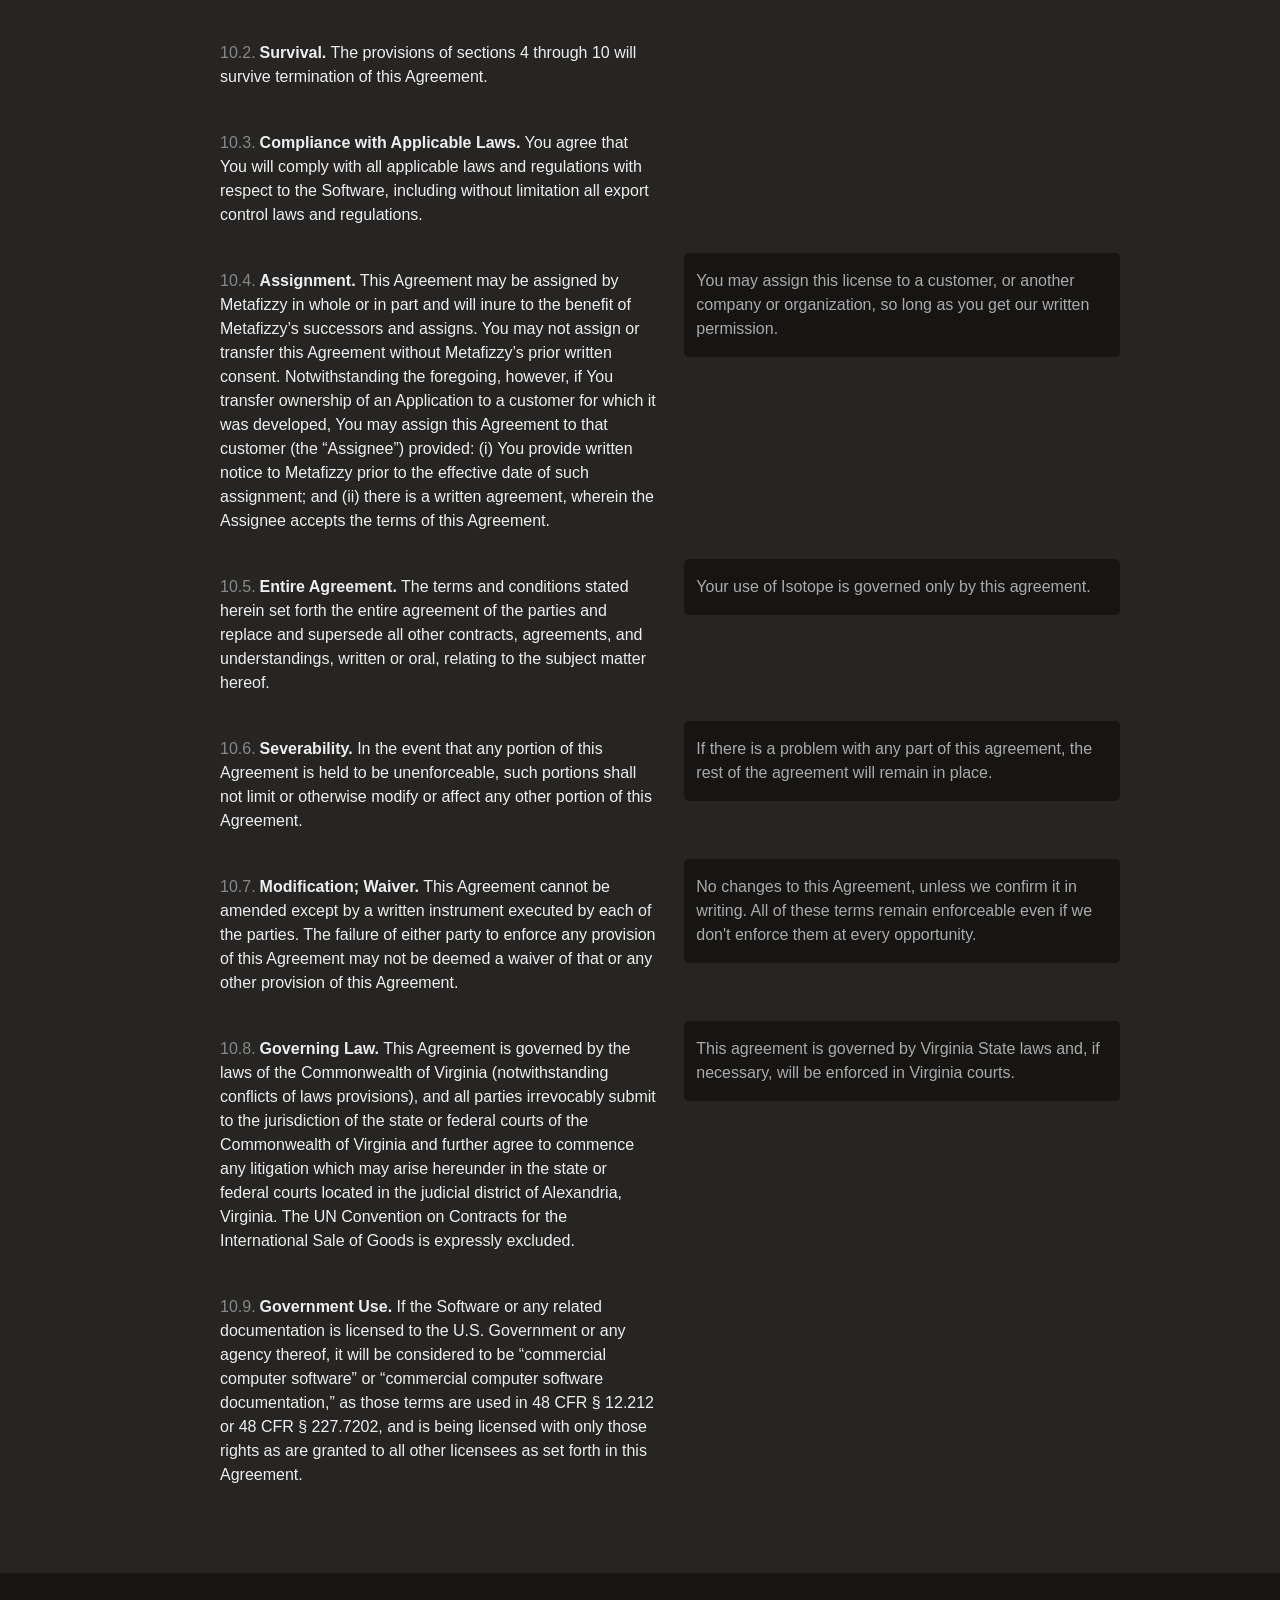
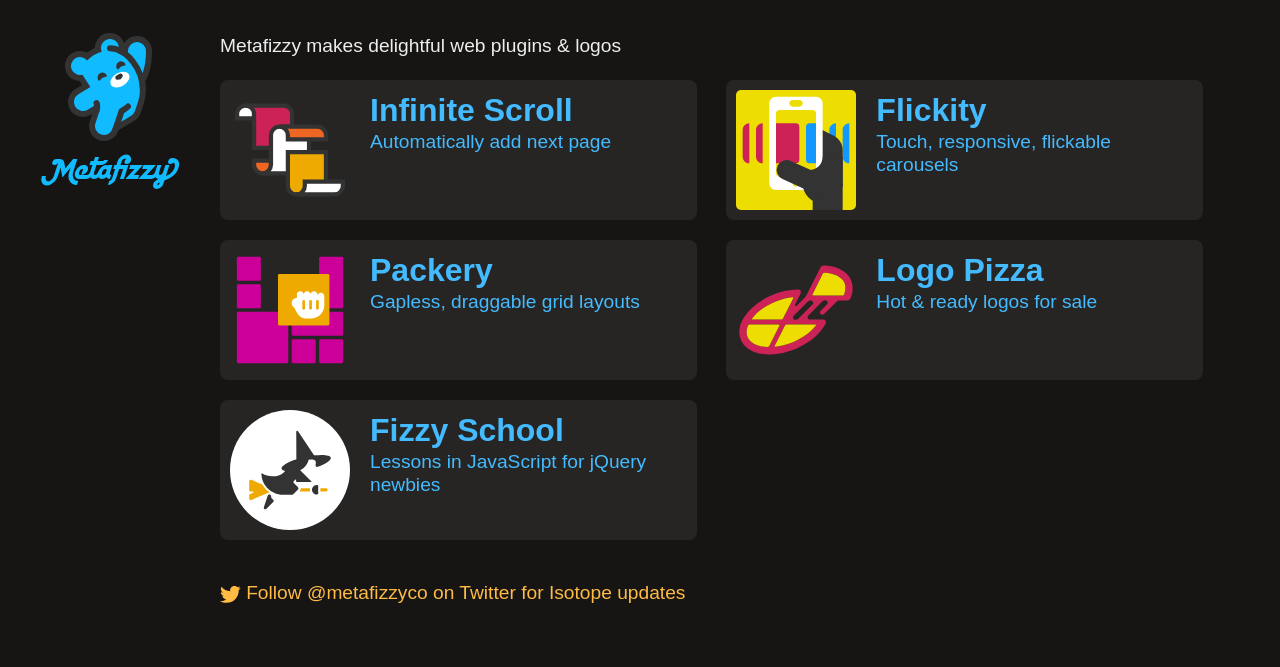
<file: js/isotope-docs/license.html>
<!doctype html>
<html class="export" lang="en">
<head>
  <meta charset="utf-8">
  <meta name="viewport" content="width=device-width">
  <meta name="description" content="Filter &amp; sort magical layouts">

  <title>Isotope &#xB7; License</title>

    <!-- Isotope does not require any CSS files -->
    <link rel="stylesheet" href="css/isotope-docs.css?6" media="screen">

  <meta name="twitter:card" content="summary">
  <meta name="twitter:site" content="@metafizzyco">
  <meta name="twitter:url" content="https://isotope.metafizzy.co/license.html">
  <meta name="twitter:title" content="Isotope License">
  <meta name="twitter:description" content="Filter &amp; sort magical layouts">

</head>
<body class="page--license">


  <div class="nav">
    <h1 class="nav__title"><a href=".">Isotope</a></h1>
  
    <ol class="site-nav">
      <li class="site-nav__item site-nav__item--filtering">
        <a class="site-nav__item__link" href="filtering.html">Filtering</a></li>
      <li class="site-nav__item site-nav__item--sorting">
        <a class="site-nav__item__link" href="sorting.html">Sorting</a></li>
      <li class="site-nav__item site-nav__item--layout ">
        <a class="site-nav__item__link" href="layout.html">Layout</a>
      </li>
      <li class="site-nav__item site-nav__item--layout-modes sub-nav-parent">
        <a class="site-nav__item__link" href="layout-modes.html">Layout modes</a>
        <ul class="sub-nav">
            <li class="sub-nav__item sub-nav__item--masonry">
              <a class="sub-nav__item__link" href="layout-modes/masonry.html">masonry</a></li>
            <li class="sub-nav__item sub-nav__item--fitrows">
              <a class="sub-nav__item__link" href="layout-modes/fitrows.html">fitRows</a></li>
            <li class="sub-nav__item sub-nav__item--vertical">
              <a class="sub-nav__item__link" href="layout-modes/vertical.html">vertical</a></li>
            <li class="sub-nav__item sub-nav__item--packery">
              <a class="sub-nav__item__link" href="layout-modes/packery.html">packery</a></li>
            <li class="sub-nav__item sub-nav__item--cellsbyrow">
              <a class="sub-nav__item__link" href="layout-modes/cellsbyrow.html">cellsByRow</a></li>
            <li class="sub-nav__item sub-nav__item--masonryhorizontal">
              <a class="sub-nav__item__link" href="layout-modes/masonryhorizontal.html">masonryHorizontal</a></li>
            <li class="sub-nav__item sub-nav__item--fitcolumns">
              <a class="sub-nav__item__link" href="layout-modes/fitcolumns.html">fitColumns</a></li>
            <li class="sub-nav__item sub-nav__item--cellsbycolumn">
              <a class="sub-nav__item__link" href="layout-modes/cellsbycolumn.html">cellsByColumn</a></li>
            <li class="sub-nav__item sub-nav__item--horiz">
              <a class="sub-nav__item__link" href="layout-modes/horiz.html">horiz</a></li>
        </ul>
      </li>
      <li class="site-nav__item site-nav__item--options">
        <a class="site-nav__item__link" href="options.html">Options</a></li>
      <li class="site-nav__item site-nav__item--methods">
        <a class="site-nav__item__link" href="methods.html">Methods</a></li>
      <li class="site-nav__item site-nav__item--events">
        <a class="site-nav__item__link" href="events.html">Events</a></li>
      <li class="site-nav__item site-nav__item--extras">
        <a class="site-nav__item__link" href="extras.html">Extras</a></li>
      <li class="site-nav__item site-nav__item--license">
        <a class="site-nav__item__link" href="license.html">License</a></li>
      <li class="site-nav__item site-nav__item--faq">
        <a class="site-nav__item__link" href="faq.html">FAQ</a></li>
    </ol>
  
    <ul class="page-nav" data-js="page-nav">
<li class="page-nav__item page-nav__item--h2"><a href="#isotope-licenses">Isotope licenses</a></li>
<li class="page-nav__item page-nav__item--h3"><a href="#open-source-license">Open source license</a></li>
<li class="page-nav__item page-nav__item--h3"><a href="#commercial-license">Commercial license</a></li>
<li class="page-nav__item page-nav__item--h3"><a href="#purchasing-a-commercial-license">Purchasing a commercial license</a></li>
<li class="page-nav__item page-nav__item--h3"><a href="#commercial-oem-license">Commercial OEM license</a></li>
<li class="page-nav__item page-nav__item--h2"><a href="#isotope-commercial-license-agreement">Isotope Commercial License&#xA0;Agreement</a></li>
<li class="page-nav__item page-nav__item--h3"><a href="#definitions">Definitions</a></li>
<li class="page-nav__item page-nav__item--h3"><a href="#commercial-license-grant">Commercial license grant</a></li>
<li class="page-nav__item page-nav__item--h3"><a href="#ownership">Ownership</a></li>
<li class="page-nav__item page-nav__item--h3"><a href="#prohibited-uses">Prohibited Uses</a></li>
<li class="page-nav__item page-nav__item--h3"><a href="#termination">Termination</a></li>
<li class="page-nav__item page-nav__item--h3"><a href="#disclaimer-of-warranties">Disclaimer of Warranties</a></li>
<li class="page-nav__item page-nav__item--h3"><a href="#limitation-of-liabilities">Limitation of Liabilities</a></li>
<li class="page-nav__item page-nav__item--h3"><a href="#indemnification">Indemnification</a></li>
<li class="page-nav__item page-nav__item--h3"><a href="#payment-and-taxes">Payment and Taxes</a></li>
<li class="page-nav__item page-nav__item--h3"><a href="#miscellaneous">Miscellaneous</a></li>
</ul>
  </div>


  <div id="content" class="main">
    <div class="container">
        <h1>License</h1>


<h2 id="isotope-licenses">Isotope licenses</h2>

<p>Isotope has three kinds of licenses: open-source, commercial, and OEM.</p>


<h3 id="open-source-license">Open source license</h3>

<p>The open source license is designed for you to use Isotope to build open source and personal projects. The Isotope open source license is <a href="https://www.gnu.org/licenses/gpl-3.0.html">GPLv3</a>. The GPLv3 has many terms, but the most important is how <a href="https://www.gnu.org/licenses/gpl-3.0.html#section5">it is <em>sticky</em> when you distribute your work publicly</a>. From the <a href="https://www.gnu.org/licenses/gpl-faq.html#GPLRequireSourcePostedPublic">GPL FAQ</a>:</p>

<blockquote>
  <p>If you release the modified version to the public in some way, the GPL requires you to make the modified source code available to the program&apos;s users, under the GPL.</p>
</blockquote>

<p>Releasing your project that uses Isotope under the GPLv3, in turn, requires your project to be licensed under the GPLv3. If you are okay with this, feel free to use Isotope under the GPLv3, without purchasing a commercial license.</p>


<h3 id="commercial-license">Commercial license</h3>

<p>The commercial license is designed to for you to use Isotope in commercial products and applications, without the provisions of the GPLv3. With the commercial license, your code is kept propietary, to yourself. If you want to use Isotope to develop commercial sites, themes, projects, and applications, the commercial license is the appropriate license.</p>


<h3 id="purchasing-a-commercial-license">Purchasing a commercial license</h3>

<p>Purchasing takes a minute. Our purchasing form accepts credit cards or PayPal. Once purchased, you&#x2019;ll receive a commercial license PDF and you will be all set to use Isotope in your commercial applications. With the purchase of a commercial license:</p>

<ul>
  <li>You may use Isotope in as many commercial applications you like.</li>
  <li>You may use Isotope in your own commercial applications and products. For example: premium WordPress, Tumblr, or other CMS themes, plugins and templates.</li>
  <li>Customers and users of your products do not need to purchase their own license &#x2014; so long as they are not developing their own commercial products with Isotope.</li>
</ul>

<p>Commercial Licenses are priced per team member. A team member is someone on your team working on a project that uses Isotope.</p>

<div class="duo">
  <div class="duo__cell duo__cell--license-option">
    <p>The <strong>Isotope Commercial Developer License</strong> is for individual developers. Each individual developer or team member needs to purchase a separate license.</p>
  </div>
  <div class="duo__cell">
      <a class="buy-button" href="https://gum.co/isotope-dev">
        <span class="buy-button__project">Isotope Commercial</span>
        <span class="buy-button__title">Developer</span>
        <span class="buy-button__license">License</span>
        <span class="buy-button__for">for 1 developer</span>
        <span class="buy-button__price">
          <span class="buy-button__price__dollar">$</span><span class="buy-button__price__value">25</span>
        </span>
      </a>
  </div>
</div>

<div class="duo">
  <div class="duo__cell duo__cell--license-option">
    <p>The <strong>Isotope Commercial Team License</strong> is for up to 8 team members.</p>
  </div>
  <div class="duo__cell">
      <a class="buy-button" href="https://gum.co/isotope-team">
        <span class="buy-button__project">Isotope Commercial</span>
        <span class="buy-button__title">Team</span>
        <span class="buy-button__license">License</span>
        <span class="buy-button__for">for up to 8 developers</span>
        <span class="buy-button__price">
          <span class="buy-button__price__dollar">$</span><span class="buy-button__price__value">110</span>
        </span>
      </a>
  </div>
</div>

<div class="duo">
  <div class="duo__cell duo__cell--license-option">
    <p>The <strong>Isotope Commercial Organization License</strong> is for an unlimited number of team members. This license covers the entire team no matter how many people are working on it.</p>
  </div>
  <div class="duo__cell">
      <a class="buy-button" href="https://gum.co/isotope-org">
        <span class="buy-button__project">Isotope Commercial</span>
        <span class="buy-button__title">Organization</span>
        <span class="buy-button__license">License</span>
        <span class="buy-button__for">for Unlimited developers</span>
        <span class="buy-button__price">
          <span class="buy-button__price__dollar">$</span><span class="buy-button__price__value">320</span>
        </span>
      </a>
  </div>
</div>

<p>Read the <a href="#isotope-commercial-license-agreement">Isotope Commercial License Agreement</a> below for complete terms and details.</p>

<p>For any questions about licensing, contact us <a href="mailto:licensing@metafizzy.co">licensing@metafizzy.co</a>.</p>


<h3 id="commercial-oem-license">Commercial OEM license</h3>

<p>If you want to include Isotope as part of a commercial interface builder, SDK, or toolkit, choose the Commercial OEM license. Commercial OEM licenses are customized for each customer. Contact <a href="mailto:licensing@metafizzy.co">licensing@metafizzy.co</a>.</p>


<div class="commercial-license-agreement" data-js="commercial-license-agreement">

  <h2 id="isotope-commercial-license-agreement">Isotope Commercial License&#xA0;Agreement</h2>

  <div class="call-out call-out--chill">
    <p>Below are the official Isotope Commercial License terms, as well as a <em>plain English</em> summary of the terms. These summaries are provided for your convenience, but are not binding; your use of Isotope is governed by the full license terms.</p>
  </div>

  <p>Select Commercial License.</p>

  <div class="button-group button-row">
    <button class="button button--developer is-selected" data-license-option="developer">Developer</button>
    <button class="button button--team" data-license-option="team">Team</button>
    <button class="button button--organization" data-license-option="organization">Organization</button>
  </div>

  <div class="duo duo--legal duo--legal--first">
    <div class="duo__cell duo--legal__official">
      <p id="agreement-p1">This Software License Agreement (the &#x201C;<strong>Agreement</strong>&#x201D;) is between Metafizzy LLC (&#x201C;<strong>Metafizzy</strong>&#x201D;) and <strong>You</strong> (including your agents and affiliates), a commercial licensee of Metafizzy&apos;s software. If you have not purchased a Isotope commercial license from Metafizzy, these terms do not apply to you, and your use of the Metafizzy software is instead governed by the <a href="https://www.gnu.org/licenses/gpl-3.0.html">GNU General Public License, version 3</a>.</p>
    </div>
    <div class="duo__cell duo--legal__plain">
      <p>Purchasing a Isotope Commercial <span data-license-property="title"></span> License applies this Agreement to you. Otherwise, you may use Isotope under the GPLv3.</p>
    </div>
  </div>

  <h3 id="definitions">Definitions</h3>

  <ol class="cla__definitions-list">
    <li>&#x201C;<strong>Application</strong>&#x201D; means any software, application, or elements that Your Licensed Developers develop using the Software or Modifications in accordance with this Agreement.</li>
    <li>&#x201C;<strong>End User</strong>&#x201D; means an end user of Your Application who acquires a license to such solely for their own use and not for distribution, resale, user interface design, or software development purposes.</li>
    <li>&#x201C;<strong>Licensed Developer</strong>&#x201D; shall mean an individual person permitted to use the Software and make Modifications for your Applications, whether such person is Your employee or a consultant or contractor providing services to You. </li>
    <li>&#x201C;<strong>Modification</strong>&#x201D; means any revision, adaptation, or derivative of the Software produced by You.</li>
    <li>The &#x201C;<strong>Software</strong>&#x201D; means Isotope version 3.</li>
  </ol>

  <h3 id="commercial-license-grant">Commercial license grant</h3>

  <div class="duo duo--legal duo--legal--first">
    <div class="duo__cell duo--legal__official">
      <p id="grant-p1" class="cla__part">Subject to the terms of this Agreement, Metafizzy grants to You a revocable, non-exclusive, non-transferable license: (i) for <span data-license-property="for-official">one (1) Licensed Developer</span> to use the Software to create Modifications and Applications; (ii) for You to distribute the Software and/or Modifications to an unlimited number of End Users solely as integrated into the Applications; and (iii) for End Users to use the Software as incorporated into Your Applications in accordance with the terms of this Agreement.</p>
    </div>
    <div class="duo__cell duo--legal__plain">
      <p>This license grants you <span data-license-property="for-plain">one individual Developer</span> to use Isotope for an unlimited amount of Applications. It is not exclusive &#x2014; others companies and developers can use Isotope &#x2014; and is non-transferable &#x2014; you cannot transfer this license to another company.</p>
    </div>
  </div>

  <div class="duo duo--legal">
    <div class="duo__cell duo--legal__official">
      <p id="grant-p2" class="cla__part">You are entitled to receive all updates to the major version of the Software licensed by you, as well as any later version of the Software that Metafizzy, in writing, explicitly authorizes you to use. (For illustration purposes only, if you purchased a license for version 3.0, this licenses authorizes you to use version 3.9, but not 4.0.) Metafizzy makes no representation that any update will be compatible with your Application.</p>
    </div>
    <div class="duo__cell duo--legal__plain">
      <p>You can use this license with Isotope versions 3.x.x, as well as later versions if we authorize. Later versions of Isotope may not be compatible with your Application.</p>
    </div>
  </div>

  <h3 id="ownership">Ownership</h3>

  <div class="duo duo--legal duo--legal--first">
    <div class="duo__cell duo--legal__official">
      <p id="ownership-p1" class="cla__part">This is a license agreement and not an agreement for sale. Metafizzy reserves ownership of all intellectual property rights inherent in or relating to the Software and corresponding source code, which include all copyright, patent rights, all rights in relation to registered and unregistered trademarks (including service marks), confidential information (including trade secrets and know-how) and all rights other than those expressly granted by this Agreement.</p>
    </div>
    <div class="duo__cell duo--legal__plain">
      <p>This license is for use of Isotope, not ownership of its intellectual property. Metafizzy continues to own Isotope.</p>
    </div>
  </div>

  <div class="duo duo--legal">
    <div class="duo__cell duo--legal__official">
      <p id="ownership-p2" class="cla__part">You must not remove, obscure or interfere with any copyright, acknowledgment, attribution, trademark, warning or disclaimer statement affixed to, incorporated in or otherwise applied in connection with the Software. Notwithstanding the above, you are permitted to produce, use, and distribute compressed or &#x201C;minified&#x201D; copies of the Software that do not bear the notices contained in the Software&#x2019;s source code, so long as you otherwise comply with the terms of this license.</p>
    </div>
    <div class="duo__cell duo--legal__plain">
      <p>When you distribute your work with Isotope, do not remove or change any disclaimers from the source files. You can however minify the source files, which may remove or change the disclaimers.</p>
    </div>
  </div>

  <h3 id="prohibited-uses">Prohibited Uses</h3>

  <div class="duo duo--legal duo--legal--first">
    <div class="duo__cell duo--legal__official">
      <p id="prohibited-p1" class="cla__part">Your Application must have substantially different functionality than, and must not compete directly with, the Software.</p>
    </div>
    <div class="duo__cell duo--legal__plain">
      <p>You cannot create something very similar to Isotope, like a super-Isotope. Make something unique.</p>
    </div>
  </div>

  <div class="duo duo--legal">
    <div class="duo__cell duo--legal__official">
      <p id="prohibited-p2" class="cla__part">You may not distribute the Software or Modifications except as included within Your Application.</p> 
      <p id="prohibited-p3" class="cla__part">If You produce an Application for a customer, You are responsible for ensuring that your customer does not make use of the Software except with Applications licensed herein.</p>
    </div>
    <div class="duo__cell duo--legal__plain">
      <p>Do not re-package Isotope unless it&#x2019;s part of your Application.</p>
      <p>Likewise, your customer should be using Isotope as part of your Application.</p>
    </div>
  </div>

  <div class="duo duo--legal">
    <div class="duo__cell duo--legal__official">
      <p id="prohibited-p4" class="cla__part">Your Application must not enable End Users to produce separate applications that incorporate the Software or Modifications. For example, if Your Application is a development toolkit or library, an application builder, a website builder that can be used to incorporate the Software into a new Application, You must obtain a separate OEM license from Metafizzy.</p>
    </div>
    <div class="duo__cell duo--legal__plain">
      <p>You need to purchase a Commercial OEM License if you are creating an interface builder, SDK, or something that produces copies that each use Isotope.</p>
    </div>
  </div>

  <h3 id="termination">Termination</h3>

  <div class="duo duo--legal  duo--legal--first">
    <div class="duo__cell duo--legal__official">
      <p id="termination-p1" class="cla__part">This Agreement and the license granted hereunder shall continue until terminated in accordance with this Section. Unless otherwise specified in this Agreement, the license shall last as long as Your use of the Software is in compliance with the terms herein. </p>
    </div>
    <div class="duo__cell duo--legal__plain">
      <p>This Agreement applies for as long as you use Isotope.</p>
    </div>
  </div>

  <div class="duo duo--legal">
    <div class="duo__cell duo--legal__official">
      <p id="termination-p2" class="cla__part">Metafizzy shall have the right to terminate this Agreement and the license granted hereunder immediately if You breach any of the material terms of this Agreement, and You fail to cure such material breach within thirty (30) days of receipt of notice from Metafizzy. Upon termination of this Agreement, all licenses granted to You in this Agreement shall terminate automatically and You shall immediately cease use and distribution of the Software.</p>
    </div>
    <div class="duo__cell duo--legal__plain">
      <p>We can end this Agreement if you breach any terms, and do not resolve the breach after 30 days after notice from Metafizzy. After termination, you must stop using and distributing Isotope.</p>
    </div>
  </div>

  <div class="duo duo--legal">
    <div class="duo__cell duo--legal__official">
      <p id="termination-p3" class="cla__part">Upon termination of this Agreement, You must cease all use of the Software. If, prior to your breach of this Agreement, you delivered Applications incorporating the Software to Your End Users, those End Users&#x2019; licenses shall survive termination.</p>
    </div>
    <div class="duo__cell duo--legal__plain">
      <p>After termination, your end users may continue to use Isotope in products that have already been distributed to them.</p>
    </div>
  </div>

  <h3 id="disclaimer-of-warranties">Disclaimer of Warranties</h3>

  <div class="duo duo--legal duo--legal--first">
    <div class="duo__cell duo--legal__official">
      <p class="cla__part">TO THE EXTENT PERMITTED BY LAW, METAFIZZY DISCLAIMS ALL WARRANTIES AND CONDITIONS, EITHER EXPRESS OR IMPLIED, INCLUDING, BUT NOT LIMITED TO, IMPLIED WARRANTIES OF MERCHANTABILITY, FITNESS FOR A PARTICULAR PURPOSE, TITLE AND NON-INFRINGEMENT, WITH REGARD TO THE SOFTWARE. WE DO NOT GUARANTEE THAT THE OPERATION OF THE SOFTWARE OR YOUR APPLICATION WILL BE UNINTERRUPTED OR ERROR-FREE, AND YOU ACKNOWLEDGE THAT IT IS NOT TECHNICALLY PRACTICABLE FOR US TO DO SO.</p>
    </div>
    <div class="duo__cell duo--legal__plain">
      <p>We do not claim any warranties or guarantees with using Isotope. There may be bugs.</p>
    </div>
  </div>

  <h3 id="limitation-of-liabilities">Limitation of Liabilities</h3>

  <div class="duo duo--legal duo--legal--first">
    <div class="duo__cell duo--legal__official">
      <p class="cla__part">TO THE EXTENT PERMITTED BY LAW, IN NO EVENT SHALL METAFIZZY BE LIABLE UNDER ANY LEGAL OR EQUITABLE THEORY FOR ANY SPECIAL, INCIDENTAL, INDIRECT OR CONSEQUENTIAL DAMAGES WHATSOEVER (INCLUDING, WITHOUT LIMITATION, DAMAGES FOR LOSS OF BUSINESS PROFITS, BUSINESS INTERRUPTION, LOSS OF BUSINESS INFORMATION, OR ANY OTHER PECUNIARY LAW) ARISING OUT OF THE USE OF OR INABILITY TO USE THE SOFTWARE OR THE CODE IT PRODUCES OR ANY OTHER SUBJECT MATTER RELATING TO THIS AGREEMENT, EVEN IF METAFIZZY HAS BEEN ADVISED OF THE POSSIBILITY OF SUCH DAMAGES. IN ANY CASE, METAFIZZY&#x2019;S ENTIRE LIABILITY WITH RESPECT TO ANY SUBJECT MATTER RELATING TO THIS AGREEMENT SHALL BE LIMITED TO THE GREATER OF: (I) THE AMOUNT ACTUALLY PAID BY YOU FOR THE LICENSE, OR (II) FIVE HUNDRED DOLLARS ($500).</p>
    </div>
    <div class="duo__cell duo--legal__plain">
      <p>We aren&#x2019;t liable if your business is harmed or you lose money as
  result of using Isotope.</p>
    </div>
  </div>

  <h3 id="indemnification">Indemnification</h3>

  <div class="duo duo--legal duo--legal--first">
    <div class="duo__cell duo--legal__official">
      <p class="cla__part">While redistributing the Software or Modifications thereof as part of Your Application, You may choose to offer acceptance of support, warranty, indemnity, or other liability obligations and/or rights consistent with this Agreement. However, in accepting such obligations, You may act only on Your own behalf and on Your sole responsibility, and not on Metafizzy&#x2019;s behalf. </p>
    </div>
    <div class="duo__cell duo--legal__plain">
      <p>While distributing Isotope to your end users, you can offer them support for Isotope, but only on your own behalf. That is your responsibility and not ours.</p>
    </div>
  </div>

  <div class="duo duo--legal">
    <div class="duo__cell duo--legal__official">
      <p class="cla__part">You agree to indemnify, hold harmless, and defend Metafizzy and its owners, officers, agents, and affiliates from and against any and all claims, lawsuits and proceedings (collectively &#x201C;Claims&#x201D;), and all expenses, costs (including attorney&apos;s fees), judgments, damages and other liabilities resulting from such Claims, that arise or result from: (i) Your use of the Software in violation of this Agreement; (ii) the use or distribution of Your Application, except to the extent such claim is based solely on the inclusion of the Software therein; (iii) Your Modification of the Software&#x2019;s source code; or (iv) Your accepting support, warranty, indemnity, or additional liability as described in Section 8.1.</p>
    </div>
    <div class="duo__cell duo--legal__plain">
      <p>If someone sues Metafizzy as a result of your use of Isotope, you are responsible for any resulting cost to Metafizzy.</p>
    </div>
  </div>

  <h3 id="payment-and-taxes">Payment and Taxes</h3>

  <div class="duo duo--legal duo--legal--first">
    <div class="duo__cell duo--legal__official">
      <p class="cla__part">All payments under this Agreement are due to Metafizzy upon Your purchase of a license to the Software.</p>
    </div>
    <div class="duo__cell duo--legal__plain">
    </div>
  </div>

  <div class="duo duo--legal">
    <div class="duo__cell duo--legal__official">
      <p class="cla__part">Each party shall be responsible for all taxes (including, but not limited to, taxes based upon its income) or levies imposed on it under applicable laws, regulations and tax treaties as a result of this Agreement and any payments made hereunder (including those required to be withheld or deducted from payments); provided that You shall be responsible for any value added tax, use tax, sales tax, or similar tax,  and shall pay or reimburse Metafizzy for the same upon invoice. Each party shall furnish evidence of such paid taxes as is sufficient to enable the other party to obtain any credits available to it, including original tax withholding certificates.</p>
    </div>
    <div class="duo__cell duo--legal__plain">
      <p>We are each responsible for any taxes that we owe as a result of this agreement.</p>
    </div>
  </div>

  <h3 id="miscellaneous">Miscellaneous</h3>

  <div class="duo duo--legal duo--legal--first">
    <div class="duo__cell duo--legal__official">
      <p class="cla__part"><strong>Software Updates and Upgrades.</strong> The license granted herein applies only to the version of the Software available when purchased in connection with the terms of this Agreement, and to any updates and/or upgrades to which You may be entitled. Any previous or subsequent license granted to You for use of the Software shall be governed by the terms and conditions of the agreement entered in connection with purchase or download of that version of the Software.</p>
    </div>
    <div class="duo__cell duo--legal__plain">
      <p>This license applies to Isotope v3. Previous licenses still apply if you have used a previous version with a different license.</p>
    </div>
  </div>

  <div class="duo duo--legal">
    <div class="duo__cell duo--legal__official">
      <p class="cla__part"><strong>Survival.</strong> The provisions of sections 4 through 10 will survive termination of this Agreement.</p>
    </div>
    <div class="duo__cell duo--legal__plain">
    </div>
  </div>

  <div class="duo duo--legal">
    <div class="duo__cell duo--legal__official">
      <p class="cla__part"><strong>Compliance with Applicable Laws.</strong> You agree that You will comply with all applicable laws and regulations with respect to the Software, including without limitation all export control laws and regulations.</p>
    </div>
    <div class="duo__cell duo--legal__plain">
    </div>
  </div>

  <div class="duo duo--legal">
    <div class="duo__cell duo--legal__official">
      <p class="cla__part"><strong>Assignment.</strong> This Agreement may be assigned by Metafizzy in whole or in part and will inure to the benefit of Metafizzy&#x2019;s successors and assigns. You may not assign or transfer this Agreement without Metafizzy&#x2019;s prior written consent. Notwithstanding the foregoing, however, if You transfer ownership of an Application to a customer for which it was developed, You may assign this Agreement to that customer (the &#x201C;Assignee&#x201D;) provided: (i) You provide written notice to Metafizzy prior to the effective date of such assignment; and (ii) there is a written agreement, wherein the Assignee accepts the terms of this Agreement.</p>
    </div>
    <div class="duo__cell duo--legal__plain">
      <p>You may assign this license to a customer, or another company or organization, so long as you get our written permission.</p>
    </div>
  </div>

  <div class="duo duo--legal">
    <div class="duo__cell duo--legal__official">
      <p class="cla__part"><strong>Entire Agreement.</strong> The terms and conditions stated herein set forth the entire agreement of the parties and replace and supersede all other contracts, agreements, and understandings, written or oral, relating to the subject matter hereof.</p>
    </div>
    <div class="duo__cell duo--legal__plain">
      <p>Your use of Isotope is governed only by this agreement.</p>
    </div>
  </div>

  <div class="duo duo--legal">
    <div class="duo__cell duo--legal__official">
      <p class="cla__part"><strong>Severability.</strong> In the event that any portion of this Agreement is held to be unenforceable, such portions shall not limit or otherwise modify or affect any other portion of this Agreement.</p>
    </div>
    <div class="duo__cell duo--legal__plain">
      <p>If there is a problem with any part of this agreement, the rest of the agreement will remain in place.</p>
    </div>
  </div>

  <div class="duo duo--legal">
    <div class="duo__cell duo--legal__official">
      <p class="cla__part"><strong>Modification; Waiver.</strong> This Agreement cannot be amended except by a written instrument executed by each of the parties. The failure of either party to enforce any provision of this Agreement may not be deemed a waiver of that or any other provision of this Agreement.</p>
    </div>
    <div class="duo__cell duo--legal__plain">
      <p>No changes to this Agreement, unless we confirm it in writing. All of these terms remain enforceable even if we don&apos;t enforce them at every opportunity.</p>
    </div>
  </div>

  <div class="duo duo--legal">
    <div class="duo__cell duo--legal__official">
      <p class="cla__part"><strong>Governing Law.</strong> This Agreement is governed by the laws of the Commonwealth of Virginia (notwithstanding conflicts of laws provisions), and all parties irrevocably submit to the jurisdiction of the state or federal courts of the Commonwealth of Virginia and further agree to commence any litigation which may arise hereunder in the state or federal courts located in the judicial district of Alexandria, Virginia. The UN Convention on Contracts for the International Sale of Goods is expressly excluded.</p>
    </div>
    <div class="duo__cell duo--legal__plain">
      <p>This agreement is governed by Virginia State laws and, if necessary, will be enforced in Virginia courts.</p>
    </div>
  </div>

  <div class="duo duo--legal">
    <div class="duo__cell duo--legal__official">
      <p class="cla__part"><strong>Government Use.</strong> If the Software or any related documentation is licensed to the U.S. Government or any agency thereof, it will be considered to be &#x201C;commercial computer software&#x201D; or &#x201C;commercial computer software documentation,&#x201D; as those terms are used in 48 CFR &#xA7; 12.212 or 48 CFR &#xA7; 227.7202, and is being licensed with only those rights as are granted to all other licensees as set forth in this Agreement.</p>
    </div>
    <div class="duo__cell duo--legal__plain">
    </div>
  </div>

</div> 

    </div>
  </div>

  <footer class="site-footer">
  
    <div class="container">
  
      <p class="site-footer__copy">Metafizzy makes delightful web plugins &amp; logos</p>
  
      <div class="showcase">
      
        <ul class="showcase-item-list">
      
            <li class="showcase-item">
              <a class="showcase-item__link" href="https://infinite-scroll.com">
                <div class="showcase-item__image">
                    <svg class="infinite-scroll-illo" xmlns="http://www.w3.org/2000/svg" viewbox="0 0 520 520" width="200" height="200">
                      <path class="infinite-scroll-illo__page infinite-scroll-illo__page--back" d="M90,110H10V90c0-22,18-40,40-40h40V110z"/>
                      <path class="infinite-scroll-illo__page infinite-scroll-illo__page--front1" d="M270,90L270,90c0-22-18-40-40-40h0H50h0c22,0,40,18,40,40v0v0v160h180V90z"/>
                      <path class="infinite-scroll-illo__page infinite-scroll-illo__page--front2" d="M170,330v-20H90v20v0c0,22,18,40,40,40h0h40V330z"/>
                      <path class="infinite-scroll-illo__page infinite-scroll-illo__page--back" d="M350,150H210c-22,0-40,18-40,40v140v0c0,22-18,40-40,40h0h220V150z"/>
                      <path class="infinite-scroll-illo__page infinite-scroll-illo__page--front3" d="M430,470V270H250v160c0,22,18,40,40,40H430z"/>
                      <path class="infinite-scroll-illo__page infinite-scroll-illo__page--front2" d="M250,190v20h180v-20c0-22-18-40-40-40H210h0C232,150,250,168,250,190L250,190z"/>
                      <path class="infinite-scroll-illo__page infinite-scroll-illo__page--back" d="M330,410v20v0c0,22-18,40-40,40h0h180c22,0,40-18,40-40v-20H330z"/>
                    </svg>
                </div>
                <div class="showcase-item__text">
                  <h3 class="showcase-item__title">Infinite Scroll</h3>
                  <p class="showcase-item__description">Automatically add next page</p>
                </div>
              </a>
            </li>
      
            <li class="showcase-item">
              <a class="showcase-item__link" href="https://flickity.metafizzy.co">
                <div class="showcase-item__image">
                    <svg class="flickity-illo" xmlns="http://www.w3.org/2000/svg" viewbox="0 0 360 360" width="100" height="100">
                      <path class="flickity-illo__color1" fill="#19F" d="M300 220L300 220c-11 0-20-9-20-20v-80c0-11 9-20 20-20h0V220z"/>
                      <path class="flickity-illo__color1" fill="#19F" d="M340 220L340 220c-11 0-20-9-20-20v-80c0-11 9-20 20-20h0V220z"/>
                      <path class="flickity-illo__color2" fill="#333" d="M320 290V180c0-18-10-35-27-43L240 110v180H320z"/>
                      <path class="flickity-illo__color3" fill="white" d="M240 300H120c-11 0-20-9-20-20V40c0-11 9-20 20-20h120c11 0 20 9 20 20v240C260 291 251 300 240 300z"/>
                      <path class="flickity-illo__color4" fill="#ED0" d="M230 260H130c-6 0-10-5-10-10V70c0-6 5-10 10-10h100c6 0 10 5 10 10v180 C240 256 236 260 230 260z"/>
                      <path class="flickity-illo__color2" fill="#333" d="M260 200h60v81c0 32-26 59-59 59h0c-34 0-61-27-61-61V240h20 C242 240 260 222 260 200L260 200z"/>
                      <path class="flickity-illo__color5" fill="#C25" d="M180 220h-60V100h60c6 0 10 5 10 10v100C190 216 186 220 180 220z"/>
                      <path class="flickity-illo__color1" fill="#19F" d="M240 220h-20c-6 0-10-5-10-10V110c0-6 5-10 10-10h20V220z"/>
                      <rect class="flickity-illo__color2" fill="#333" x="230" y="280" width="90" height="80"/>
                      <circle class="flickity-illo__color4" fill="#ED0" cx="180" cy="280" r="10"/>
                      <line class="flickity-illo__thumb" stroke="#333" stroke-width="60" stroke-linecap="round" x1="262" y1="290" x2="152" y2="240"/>
                      <path class="flickity-illo__color4" fill="#ED0" d="M190 50h-20c-6 0-10-5-10-10v0c0-6 5-10 10-10h20c6 0 10 5 10 10v0C200 46 196 50 190 50z"/>
                      <path class="flickity-illo__color5" fill="#C25" d="M80 220L80 220c-11 0-20-9-20-20v-80c0-11 9-20 20-20h0V220z"/>
                      <path class="flickity-illo__color5" fill="#C25" d="M40 220L40 220c-11 0-20-9-20-20v-80c0-11 9-20 20-20h0V220z"/>
                    </svg>
                </div>
                <div class="showcase-item__text">
                  <h3 class="showcase-item__title">Flickity</h3>
                  <p class="showcase-item__description">Touch, responsive, flickable carousels</p>
                </div>
              </a>
            </li>
      
            <li class="showcase-item">
              <a class="showcase-item__link" href="https://packery.metafizzy.co">
                <div class="showcase-item__image">
                    <svg class="packery-illo" xmlns="http://www.w3.org/2000/svg" viewbox="0 0 700 700" width="100" height="100">
                      <path class="packery-illo__item" fill="#C09" d="M172 180H48c-4 0-8-4-8-8V48c0-4 4-8 8-8h124c4 0 8 4 8 8v124C180 176 176 180 172 180z"/>
                      <path class="packery-illo__item" fill="#C09" d="M172 340H48c-4 0-8-4-8-8V208c0-4 4-8 8-8h124c4 0 8 4 8 8v124C180 336 176 340 172 340z"/>
                      <path class="packery-illo__item" fill="#C09" d="M492 660H368c-4 0-8-4-8-8V528c0-4 4-8 8-8h124c4 0 8 4 8 8v124C500 656 496 660 492 660z"/>
                      <path class="packery-illo__item" fill="#C09" d="M652 660H528c-4 0-8-4-8-8V528c0-4 4-8 8-8h124c4 0 8 4 8 8v124C660 656 656 660 652 660z"/>
                      <path class="packery-illo__item" fill="#C09" d="M652 500H368c-4 0-8-4-8-8V368c0-4 4-8 8-8h284c4 0 8 4 8 8v124C660 496 656 500 652 500z"/>
                      <path class="packery-illo__item" fill="#C09" d="M332 660H48c-4 0-8-4-8-8V368c0-4 4-8 8-8h284c4 0 8 4 8 8v284C340 656 336 660 332 660z"/>
                      <path class="packery-illo__item" fill="#C09" d="M652 340H528c-4 0-8-4-8-8V48c0-4 4-8 8-8h124c4 0 8 4 8 8v284C660 336 656 340 652 340z"/>
                      <path class="packery-illo__draggie" fill="#EA0" d="M572 440H288c-4 0-8-4-8-8V148c0-4 4-8 8-8h284c4 0 8 4 8 8v284C580 436 576 440 572 440z"/>
                      <g>
                        <path class="packery-illo__hand" fill="white" d="M530 250c-11 0-20 9-20 20v-10c0-11-9-20-20-20s-20 9-20 20c0-11-9-20-20-20s-20 9-20 20c0-11-9-20-20-20
                          s-20 9-20 20v20c-17 0-30 13-30 30c0 11 6 20 14 25l19 35c10 18 30 30 51 30h28
                          c43 0 78-35 78-78V270C550 259 541 250 530 250z"/>
                        <line class="packery-illo__hand-line" stroke="#EA0" fill="none" stroke-width="16" stroke-linecap="round" x1="430" y1="300" x2="430" y2="340"/>
                        <line class="packery-illo__hand-line" stroke="#EA0" fill="none" stroke-width="16" stroke-linecap="round" x1="470" y1="300" x2="470" y2="340"/>
                        <line class="packery-illo__hand-line" stroke="#EA0" fill="none" stroke-width="16" stroke-linecap="round" x1="510" y1="300" x2="510" y2="340"/>
                      </g>
                    </svg>
                </div>
                <div class="showcase-item__text">
                  <h3 class="showcase-item__title">Packery</h3>
                  <p class="showcase-item__description">Gapless, draggable grid layouts</p>
                </div>
              </a>
            </li>
      
            <li class="showcase-item">
              <a class="showcase-item__link" href="http://logo.pizza">
                <div class="showcase-item__image">
                    <svg class="logo-pizza-illo" xmlns="http://www.w3.org/2000/svg" viewbox="0 0 700 700" width="100" height="100">
                      <path class="logo-pizza-illo__outline" fill="#C25" d="M513 91c-9-0-17 5-21 12l-80 160c-3 5-6 10-11 15l-47 47
                        c-5 5-12-1-9-7l32-64c5-11-2-23-14-23h-0c-121 0-268 70-327 180
                        C-9 497 35 609 196 609c138 0 279-85 327-180v0c5-11-2-23-14-23h-77c-13 0-19-15-10-24
                        l81-81c5-5 11-8 18-8l0 0c13 0 19 15 10 24L494 354c-6 6-6 14 0 20c3 3 6 4 10 4
                        c4 0 7-1 10-4l80-80h53c9 0 17-5 21-13C707 190 656 97 513 91z M334 281l-59 117
                        c-2 5-7 8-13 8H97c-4 0-6-4-3-7c49-64 143-114 236-124C333 275 335 278 334 281z
                         M70 441c2-4 6-7 10-7h168c4 0 7 4 5 8l-59 118c-2 4-6 6-11 6
                        C106 565 38 521 70 441z M466 441c-49 64-143 114-236 124c-3 0-6-3-4-6l59-117
                        c2-5 7-8 13-8h166C466 434 468 438 466 441z M446 318l-81 81c-5 5-11 8-18 8l0 0
                        c-13 0-19-15-10-24l81-81c5-5 11-8 18-8l0 0C449 294 455 309 446 318z M447 258L506 139
                        c2-4 6-7 11-6c101 7 140 60 114 126c-2 4-6 7-10 7H452C448 266 445 262 447 258z"/>
                      <path class="logo-pizza-illo__slice" fill="#ED0" d="M334 281l-59 117c-2 5-7 8-13 8H97c-4 0-6-4-3-7
                        c49-64 143-114 236-124C333 275 335 278 334 281z"/>
                      <path class="logo-pizza-illo__slice" fill="#ED0" d="M70 441c2-4 6-7 10-7h168c4 0 7 4 5 8l-59 118c-2 4-6 6-11 6
                        C106 565 38 521 70 441z"/>
                      <path class="logo-pizza-illo__slice" fill="#ED0" d="M466 441c-49 64-143 114-236 124c-3 0-6-3-4-6l59-117
                        c2-5 7-8 13-8h166C466 434 468 438 466 441z"/>
                      <path class="logo-pizza-illo__slice" fill="#ED0" d="M447 258L506 139c2-4 6-7 11-6c101 7 140 60 114 126c-2 4-6 7-10 7H452
                        C448 266 445 262 447 258z"/>
                    </svg>
                </div>
                <div class="showcase-item__text">
                  <h3 class="showcase-item__title">Logo Pizza</h3>
                  <p class="showcase-item__description">Hot &amp; ready logos for sale</p>
                </div>
              </a>
            </li>
      
            <li class="showcase-item">
              <a class="showcase-item__link" href="http://fizzy.school">
                <div class="showcase-item__image">
                    <svg class="witchie-logo" xmlns="http://www.w3.org/2000/svg" viewbox="0 0 1000 1000" width="200" height="200">
                      <circle class="witchie-logo__moon" fill="white" cx="500" cy="500" r="500"/>
                      <path class="witchie-logo__broom" fill="#EA0" d="M582 675a35 35 0 0 0 8-20 3 3 0 0 1 3-2h71a3 3 0 0 1 3 3 59 59 0 0 0 0 20 3 3 0 0 1-3 3h-79A3 3 0 0 1 582 675Zm219 4a13 13 0 0 0 13-14c-1-7-7-12-14-12h-44a3 3 0 0 0-3 3v21a3 3 0 0 0 3 3ZM299 660a203 203 0 0 1-27-36 8 8 0 0 0-4-3L178 582a13 13 0 0 0-18 12v77a8 8 0 0 0 8 8h22a5 5 0 0 1 2 10L164 703a8 8 0 0 0-4 7v28a13 13 0 0 0 18 12l146-63a3 3 0 0 0 1-5A197 197 0 0 1 299 660Z"/>
                      <path class="witchie-logo__dress" fill="#333" d="M326 705h4a13 13 0 0 1 13 13v8a13 13 0 0 0 4 9l13 13a13 13 0 0 1 0 19l-56 56c-10 10-26-0-22-13L314 714A13 13 0 0 1 326 705Zm397-79c-27 0-47 26-37 54 3 7 11 16 17 19a42 42 0 0 0 19 5 38 38 0 0 0 7-1 8 8 0 0 0 6-8v-62a8 8 0 0 0-6-8 38 38 0 0 0-7-1M840 397c-3-15-33-23-77-23a521 521 0 0 0-59 4 5 5 0 0 1-5-2L567 177a8 8 0 0 0-7-4 8 8 0 0 0-8 8l1 227a5 5 0 0 1-4 5c-74 24-123 55-119 76 2 8 11 14 26 18a3 3 0 0 1 1 4l-11 11c-20 20-56 30-92 30-31 0-63-8-84-23a5 5 0 0 0-3-1 5 5 0 0 0-5 5c0 78 68 173 183 173h75a10 10 0 0 0 7-3l38-38a16 16 0 0 0 0-23l-34-34a10 10 0 0 1 0-14l15-15a3 3 0 0 1 5 2v15a5 5 0 0 0 5 5H674a4 4 0 0 0 3-7l-90-90a3 3 0 0 1 1-4c34-19 59-49 67-84a3 3 0 0 1 2-2c6-1 12-1 17-1 22 0 37 5 39 14 1 6 3 11 2 17-5 17 1 31 8 31a6 6 0 0 0 2-0C797 448 845 419 840 397Z"/>
                    </svg>
                </div>
                <div class="showcase-item__text">
                  <h3 class="showcase-item__title">Fizzy School</h3>
                  <p class="showcase-item__description">Lessons in JavaScript for jQuery newbies</p>
                </div>
              </a>
            </li>
      
        </ul> 
      
      </div>
  
      <p class="site-footer__copy">
        <a href="https://twitter.com/metafizzyco">
          <svg class="twitter-logo" xmlns="http://www.w3.org/2000/svg" viewbox="0 0 512 512" width="30" height="30">
            <path d="M512 97c-19 8-39 14-60 16 22-13 38-34 46-58-20 12-43 21-67 25-19-19-46-32-77-32-58 0-117 52-102 129-87-4-165-46-216-110-24 40-19 107 32 140-17 0-33-5-48-13v1c0 51 36 93 84 103-15 4-34 5-47 2 13 42 52 72 98 73-47 36-96 49-155 44 46 30 102 47 161 47 197 0 306-168 299-312 20-15 38-34 52-55z"/>
          </svg>
          Follow @metafizzyco on Twitter for Isotope updates
        </a>
      </p>
  
      <div class="mfzy-brand">
        <a class="mfzy-brand__link" href="https://metafizzy.co">
          <svg class="mfzy-logo" xmlns="http://www.w3.org/2000/svg" xmlns:xlink="http://www.w3.org/1999/xlink" viewbox="0 0 144 144" width="36" height="36">
            <title>Metafizzy logo</title>
            <defs>
              <path id="mfzy-logo__body" d="M 120 24 a 12 12 0 0 0-24 0 a 72 72 0 0 1 -1 11
                a 40 40 0 0 0 -13 -8.5 A 12 12 0 1 0 61.1 25.1 c -8 2 -14 6 -19.6 11.6 
                A 12 12 0 1 0 35.3 55.5 L 45.8 72.1 l -16 9.6 A 12 12 0 0 0 42.2 102.3
                L 58 92.8 a 20 20 0 0 1 -0.2 11.9 l -5.2 15.5 a 12 12 0 0 0 22.8 7.6
                l 1.1 -3.3 l 23.7 -14.2 a 12 12 0 0 0 5.2 -6.5 l 4 -12 A 50 50 0 0 0 111.9 76
                a 52 52 0 0 0 -1.6 -12.8 C 115 57 120 44 120 24Z"/>
              <path id="mfzy-logo__eye" d="M 0 6.5 a 6.5 6.5 0 0 1 13 0 c 0 3.5 -3 0.5 -6.5 0.5 s -6.5 3 -6.5 -0.5 Z"/>
              <clippath id="mfzy-logo__body-clip">
                <use xlink:href="#mfzy-logo__body"/>
              </clippath>
            </defs>
            <use class="mfzy-logo__body-outline" xlink:href="#mfzy-logo__body" fill="#333" stroke="#333" stroke-width="16"/>
            <use class="mfzy-logo__body-fill" xlink:href="#mfzy-logo__body"/>
            <g class="mfzy-logo__stripes" clip-path="url(#mfzy-logo__body-clip)">
              <rect fill="#E62" x="16" width="120" height="138"/>
              <path fill="#C25" d="M96 24L16 72V0h80v24z"/>
              <path fill="#EA0" d="M116 70L16 130v-26l95-57 5 23z"/>
              <path fill="#19F" d="M136 138H16v-8l120-72v80z"/>
            </g>
            <path class="mfzy-logo__cut-ins" stroke="#333" fill="none" stroke-linecap="round" stroke-linejoin="round" stroke-width="8" d="M 72 20.4 c 23 0 44 29 44 56
              M 54 103.4 a 16 16 0 0 0 0 -10
              M 96 98 c -2 2 -8 6 -8.5,6 l -8.4 25.1"/>
            <g transform="translate(53 57) rotate(-31)">
              <ellipse class="mfzy-logo__snout" cx="25" cy="21" rx="14" ry="9" fill="#FFF"/>
              <use class="mfzy-logo__feature" xlink:href="#mfzy-logo__eye" fill="#333"/>
              <use class="mfzy-logo__feature" xlink:href="#mfzy-logo__eye" fill="#333" transform="translate(29 0)"/>
              <path class="mfzy-logo__feature" d="M 28.6 14 a 3 3 0 0 1 1.3 5.6 l -2.6 1.2 a 3 3 0 0 1 -2.6 0
                l -2.6 -1.2 a 3 3 0 0 1 1.3 -5.6 Z" fill="#333"/>
            </g>
          </svg>
          <svg class="mfzy-wordmark" xmlns="http://www.w3.org/2000/svg" viewbox="0 0 280 80" fill="none" stroke="#333" width="140" height="40">
            <g transform="skewX(-18)">
              <path stroke-width="8" d="M38 20h6c4 0 7 2 9 6l9 18l12-24h2v22
              a20 22 0 0 0 20 22M48 22v28a12 15 0 0 1-24 0M98 44a6 6 0 0 0 0-12h-2
              a8 10 0 0 0 0 20h14a8 10 0 0 0 8-10M118 12v30a8 10 0 0 0 16 0M150 36
              q-4-4-8-4a8 10 0 1 0 8 10m0-14v14a8 10 0 0 0 8 10M184 20a9 9 0 0 0-18 0
              v34a8 10 0 0 1-8 10M158 32h24v24M190 32h18l-12 20h18M216 32h18l-12 20h18
              a8 10 0 0 0 8-10m0-14v14a8 10 0 0 0 16 0m0-14v38a6 6 0 0 1-12 0
              c0-12 32-8 32-32c0-10-6-16-15-16M108 24h24a6 6 0 0 0 6-6M102 38h-4"/>
              <g stroke-width="6">
                <circle cx="38" cy="22" r="3"/>
                <circle cx="182" cy="20" r="3"/>
                <circle cx="269" cy="20" r="3"/>
              </g>
            </g>
          </svg>
        </a>
      </div>
  
    </div>
  
  </footer>

<!-- Looking for isotope.js? Use isotope.pkgd.min.js -->
<!-- Isotope does NOT require jQuery. But it does make things easier -->
<script src="https://code.jquery.com/jquery-3.1.1.min.js"></script>
<script>window.jQuery || document.write('<script src="js/jquery.min.js"><\/script>')</script>

  <script src="js/isotope-docs.min.js?6"></script>


</body>
</html>
</file>
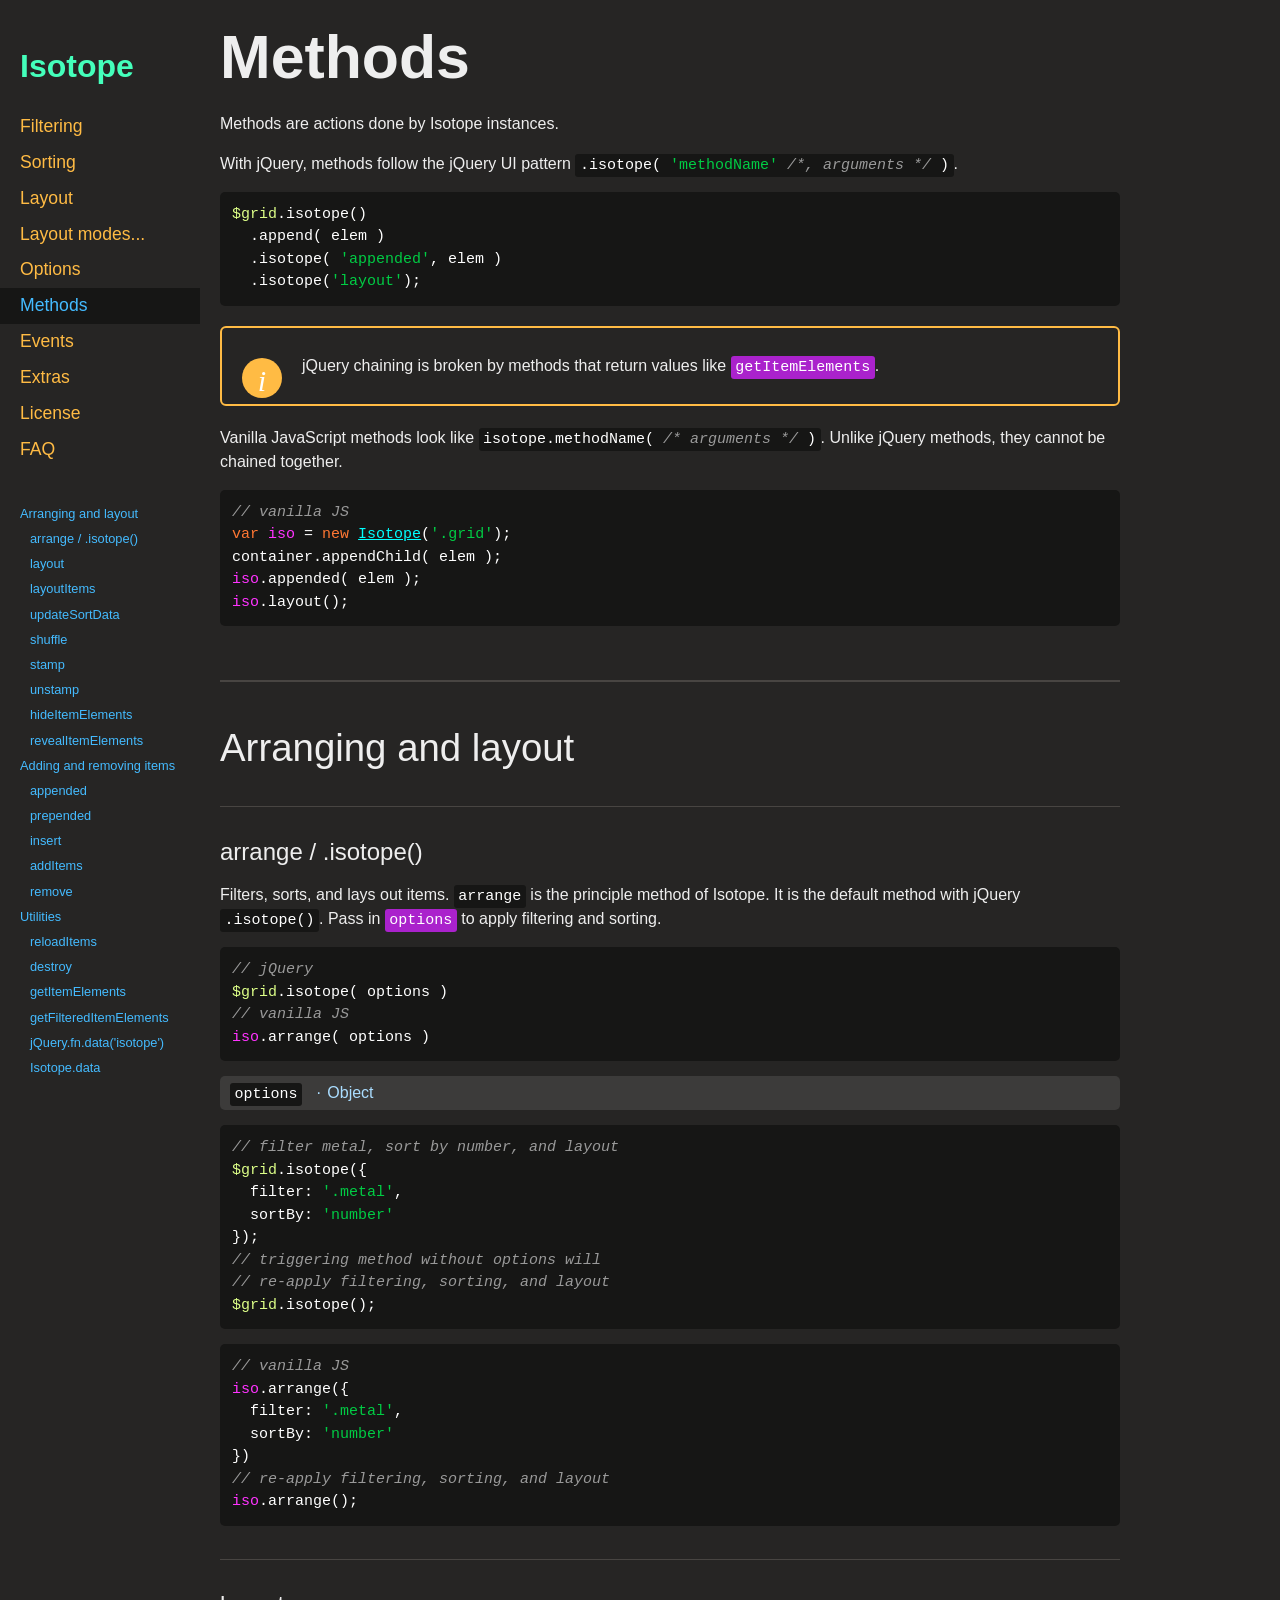
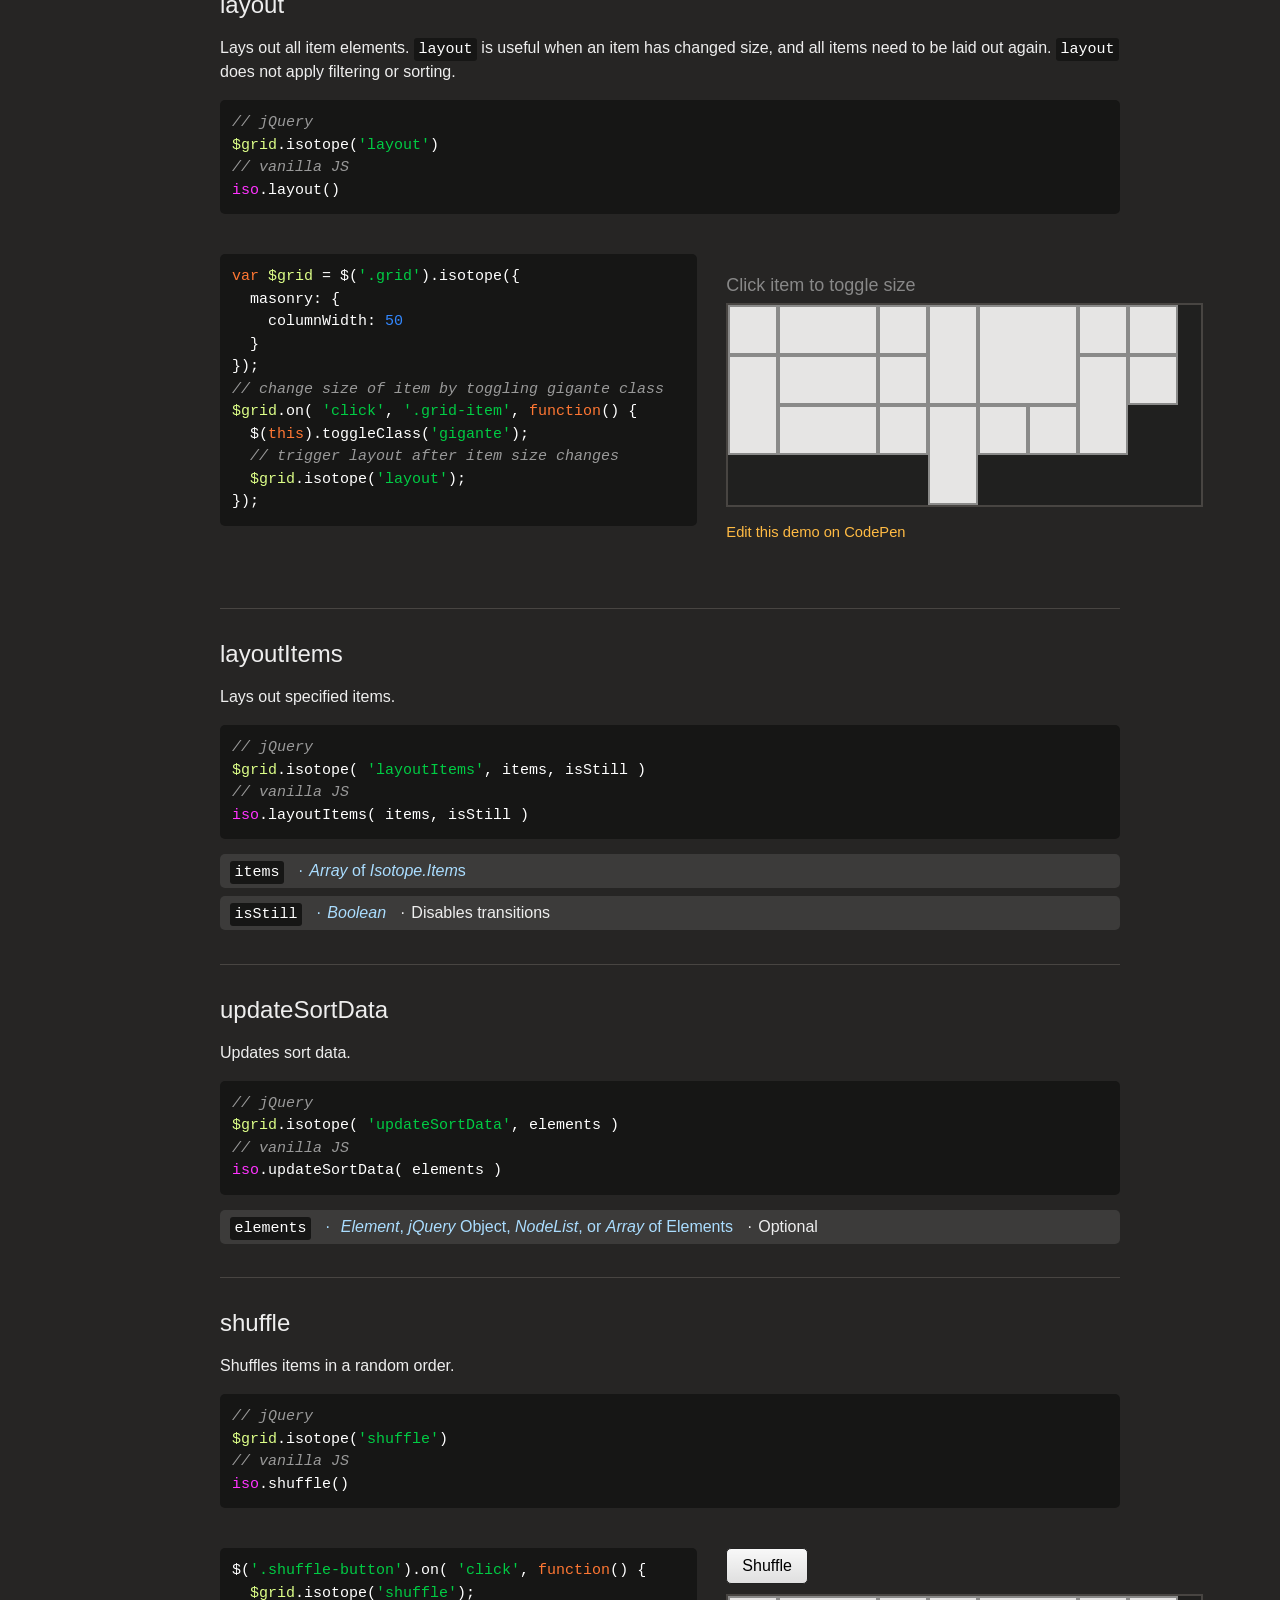
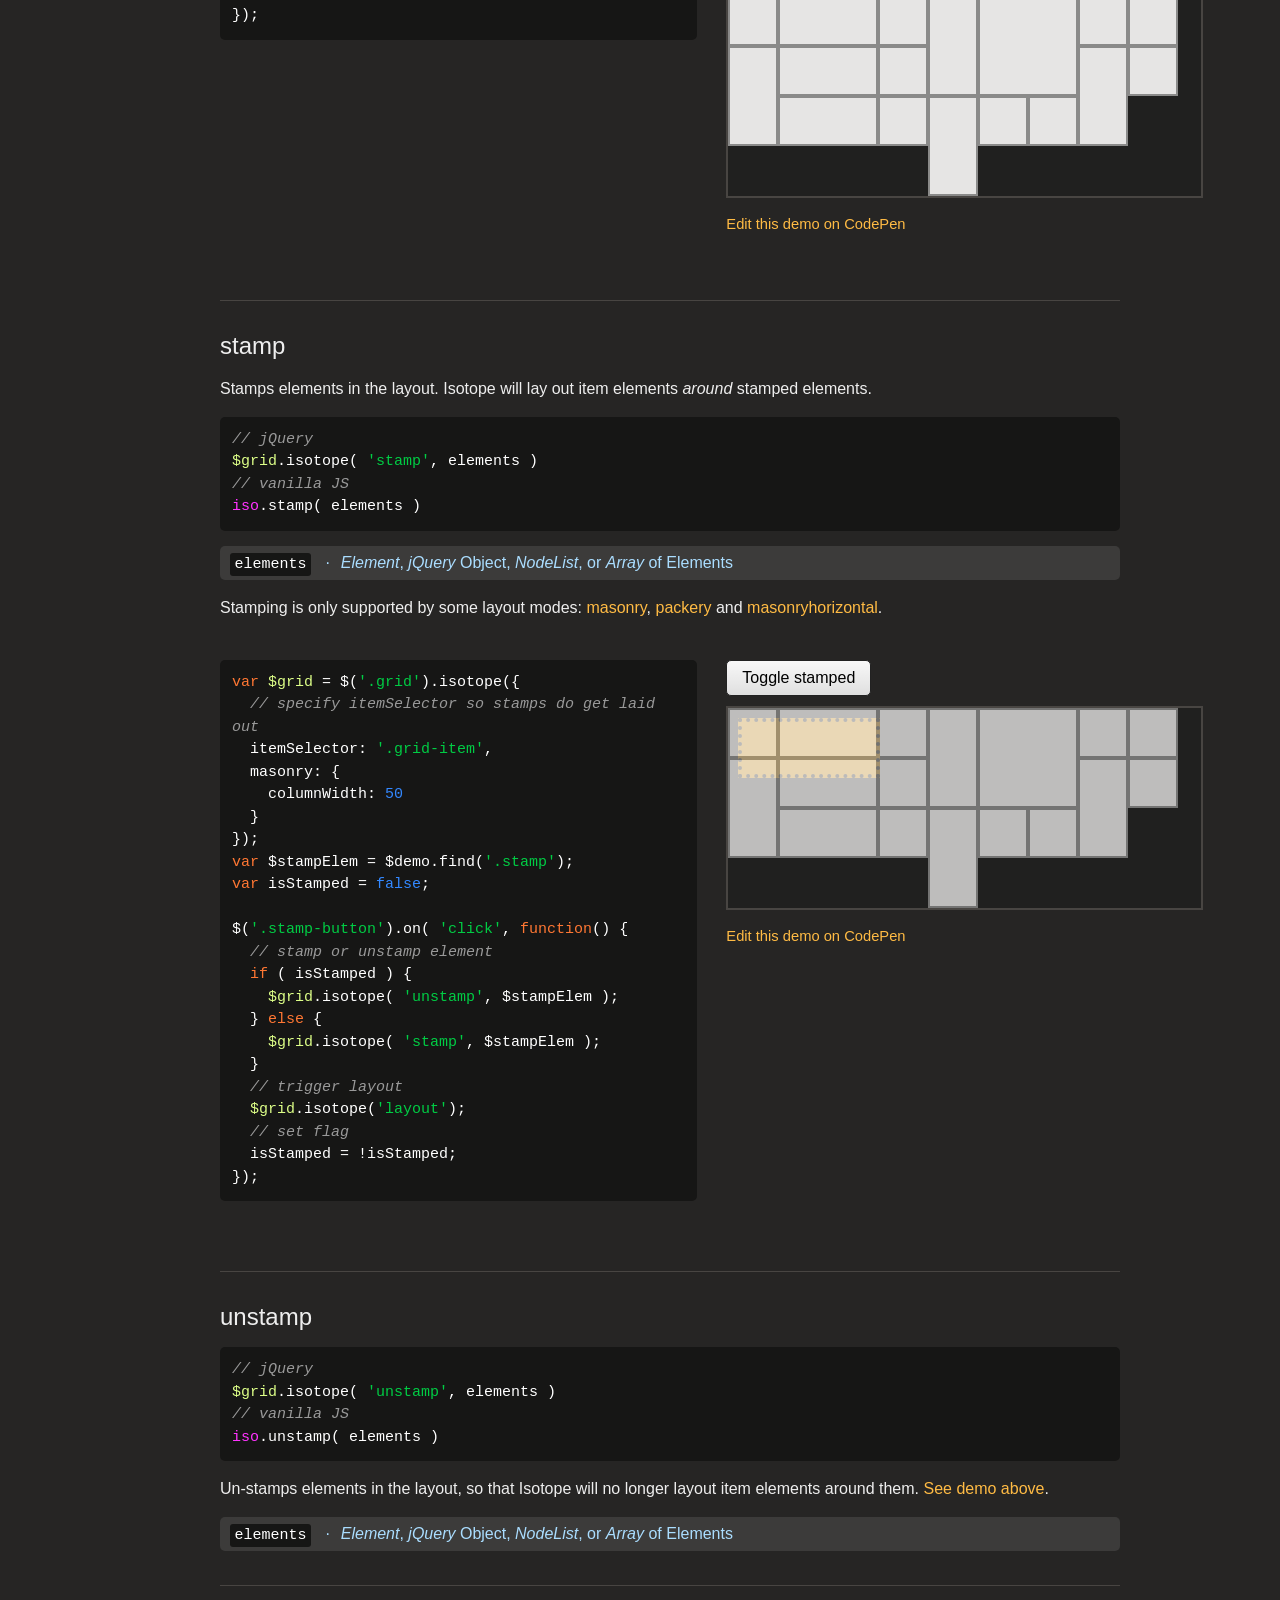
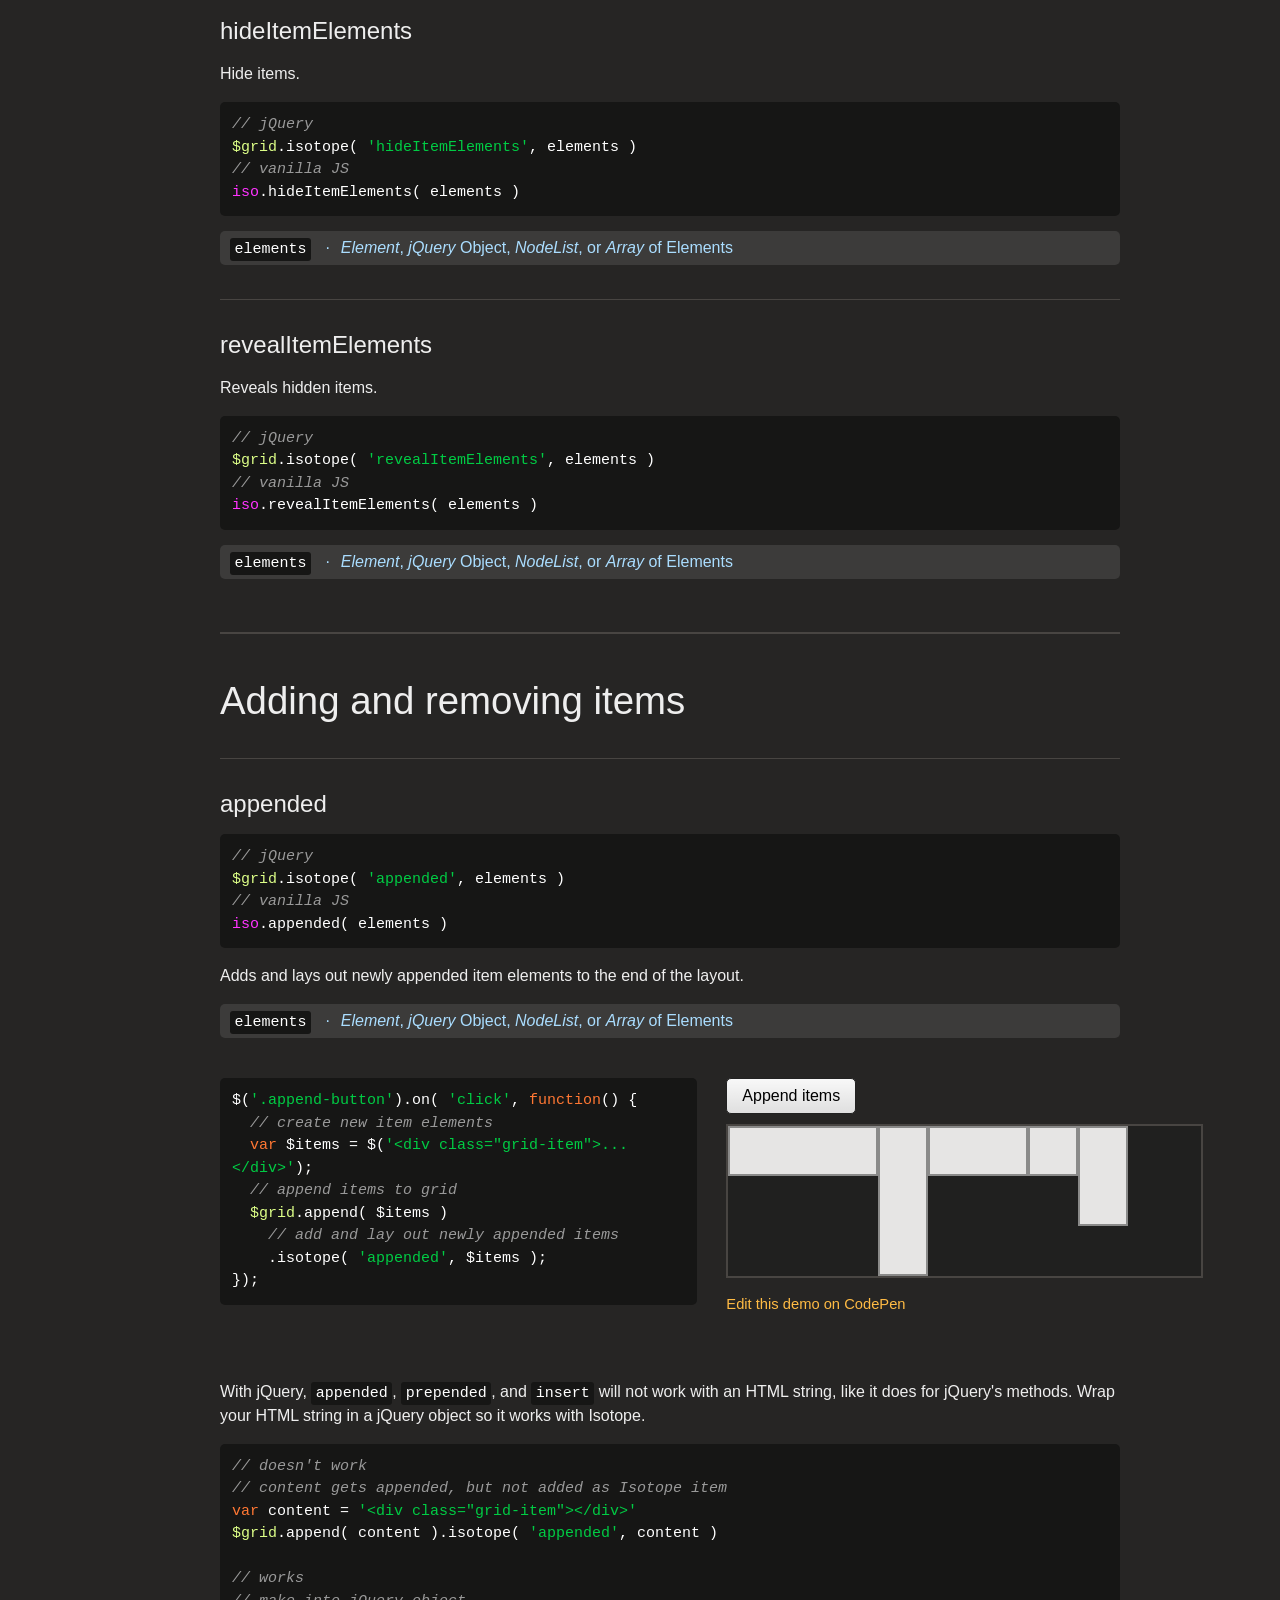
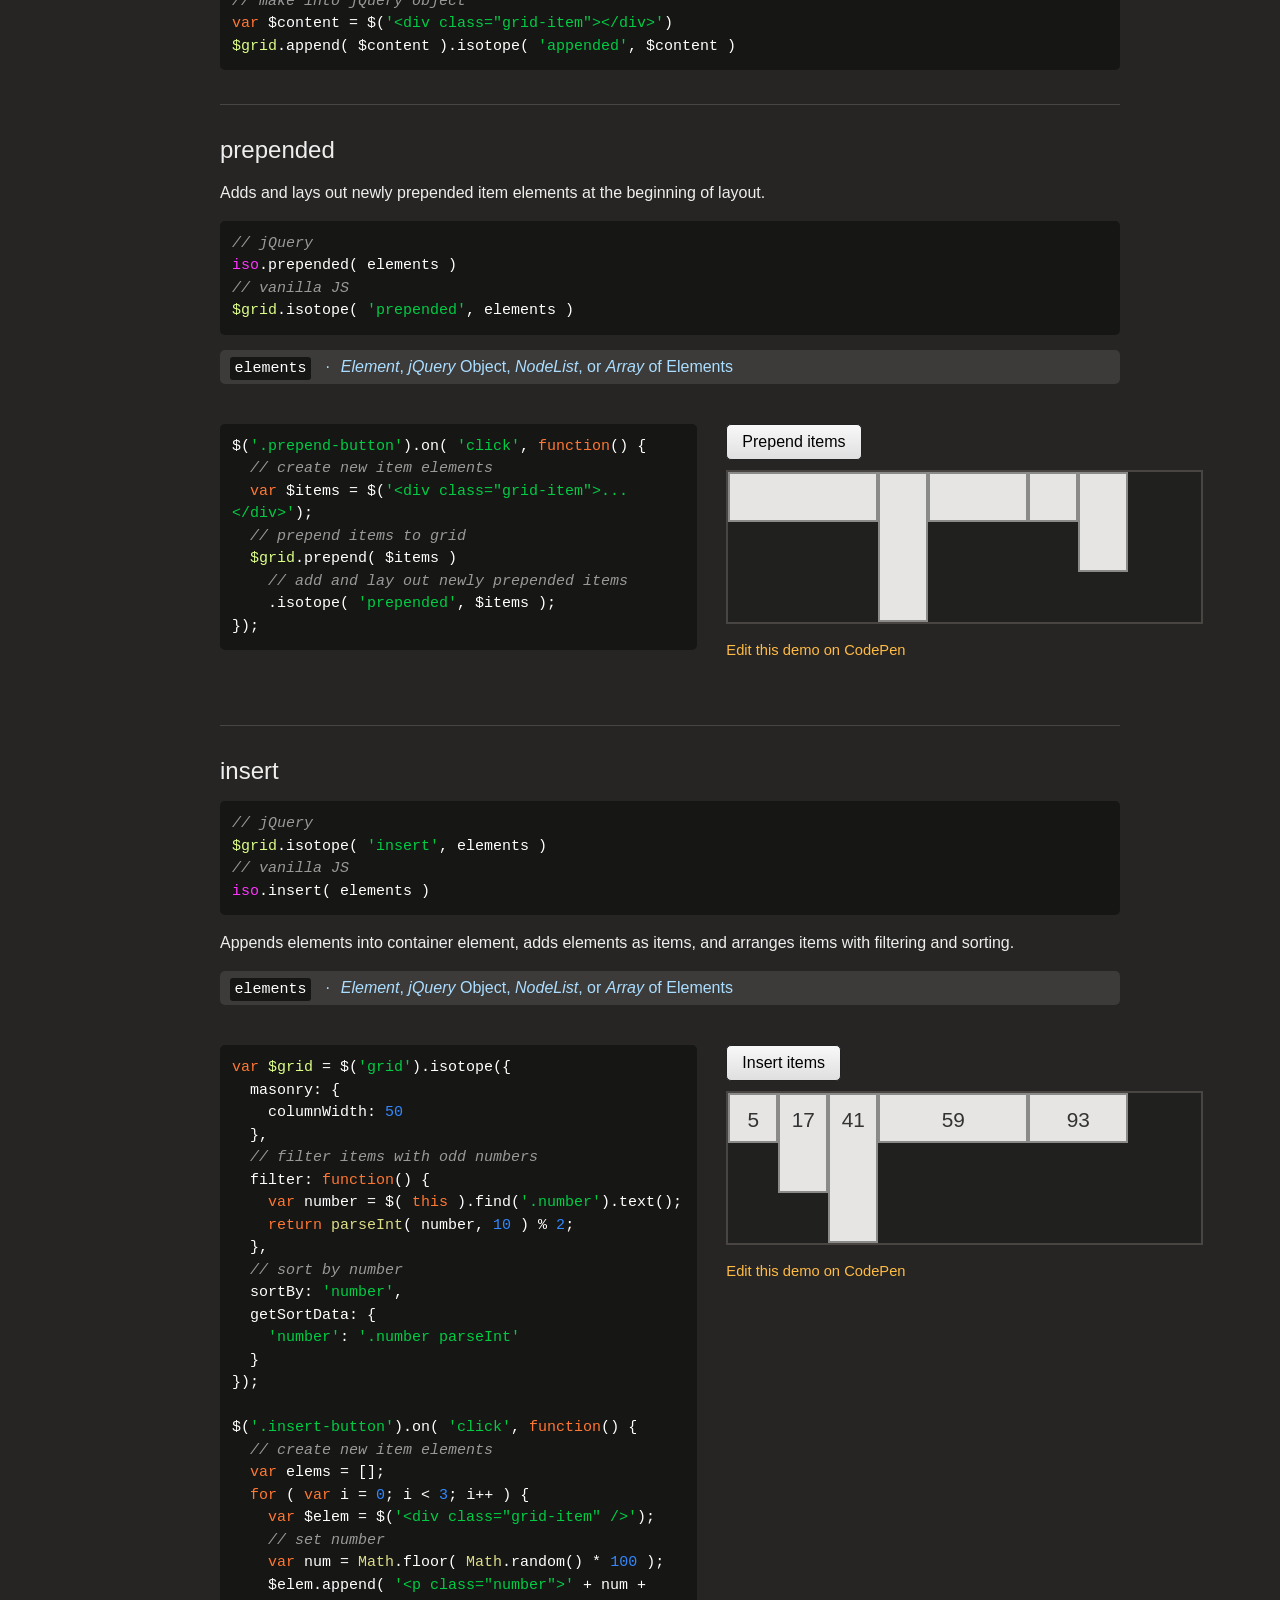
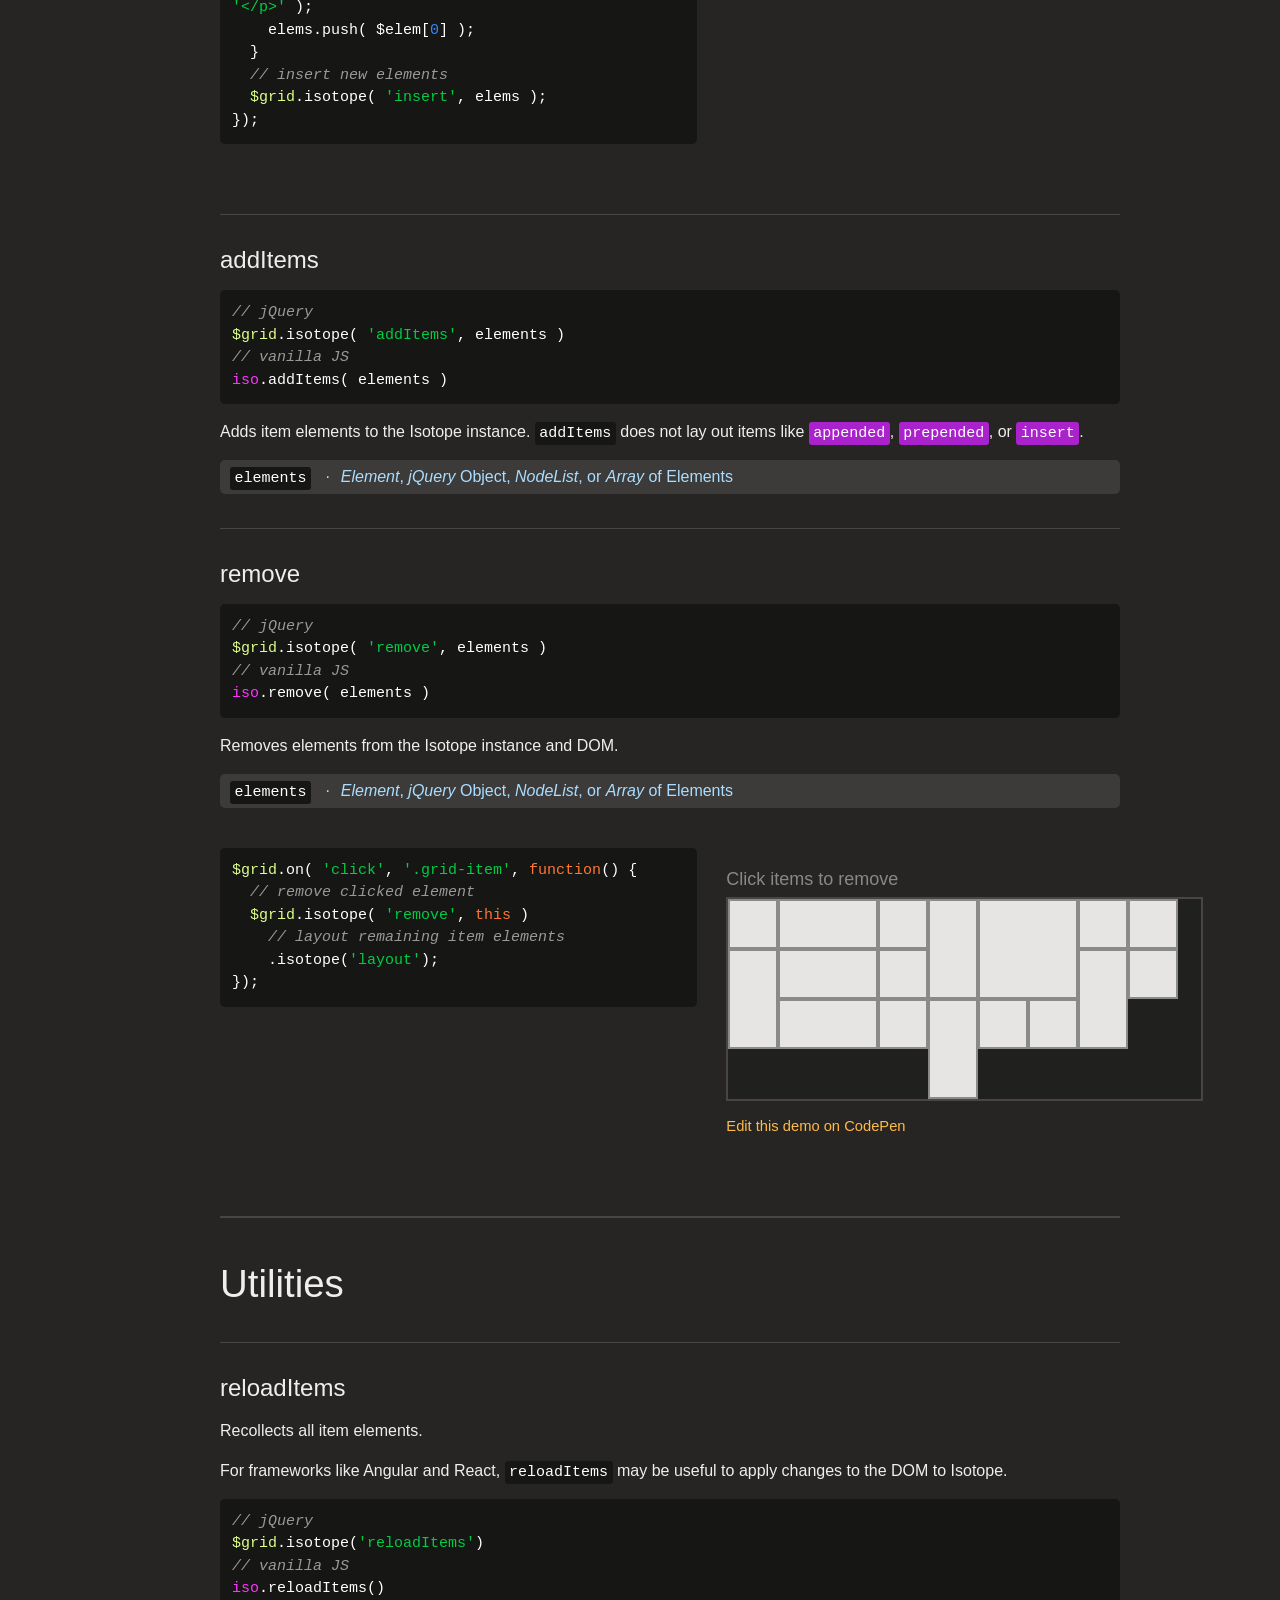
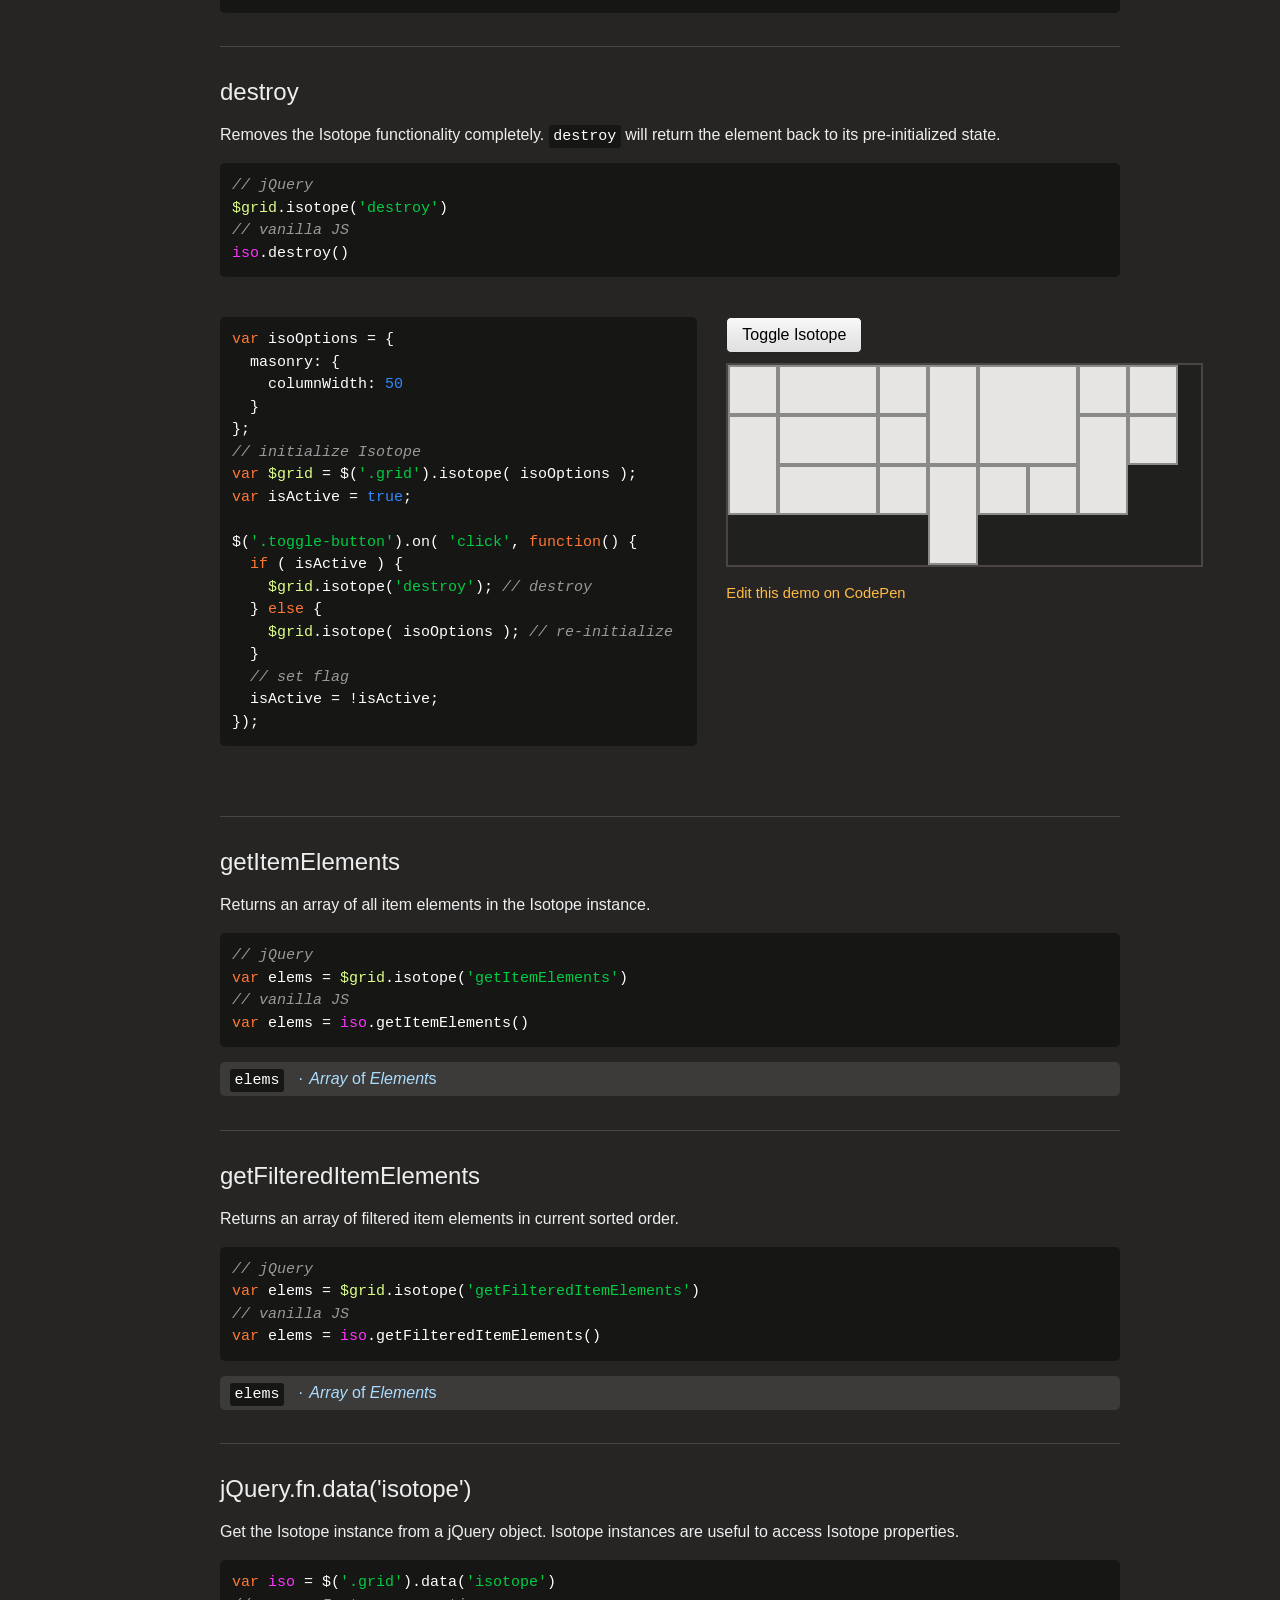
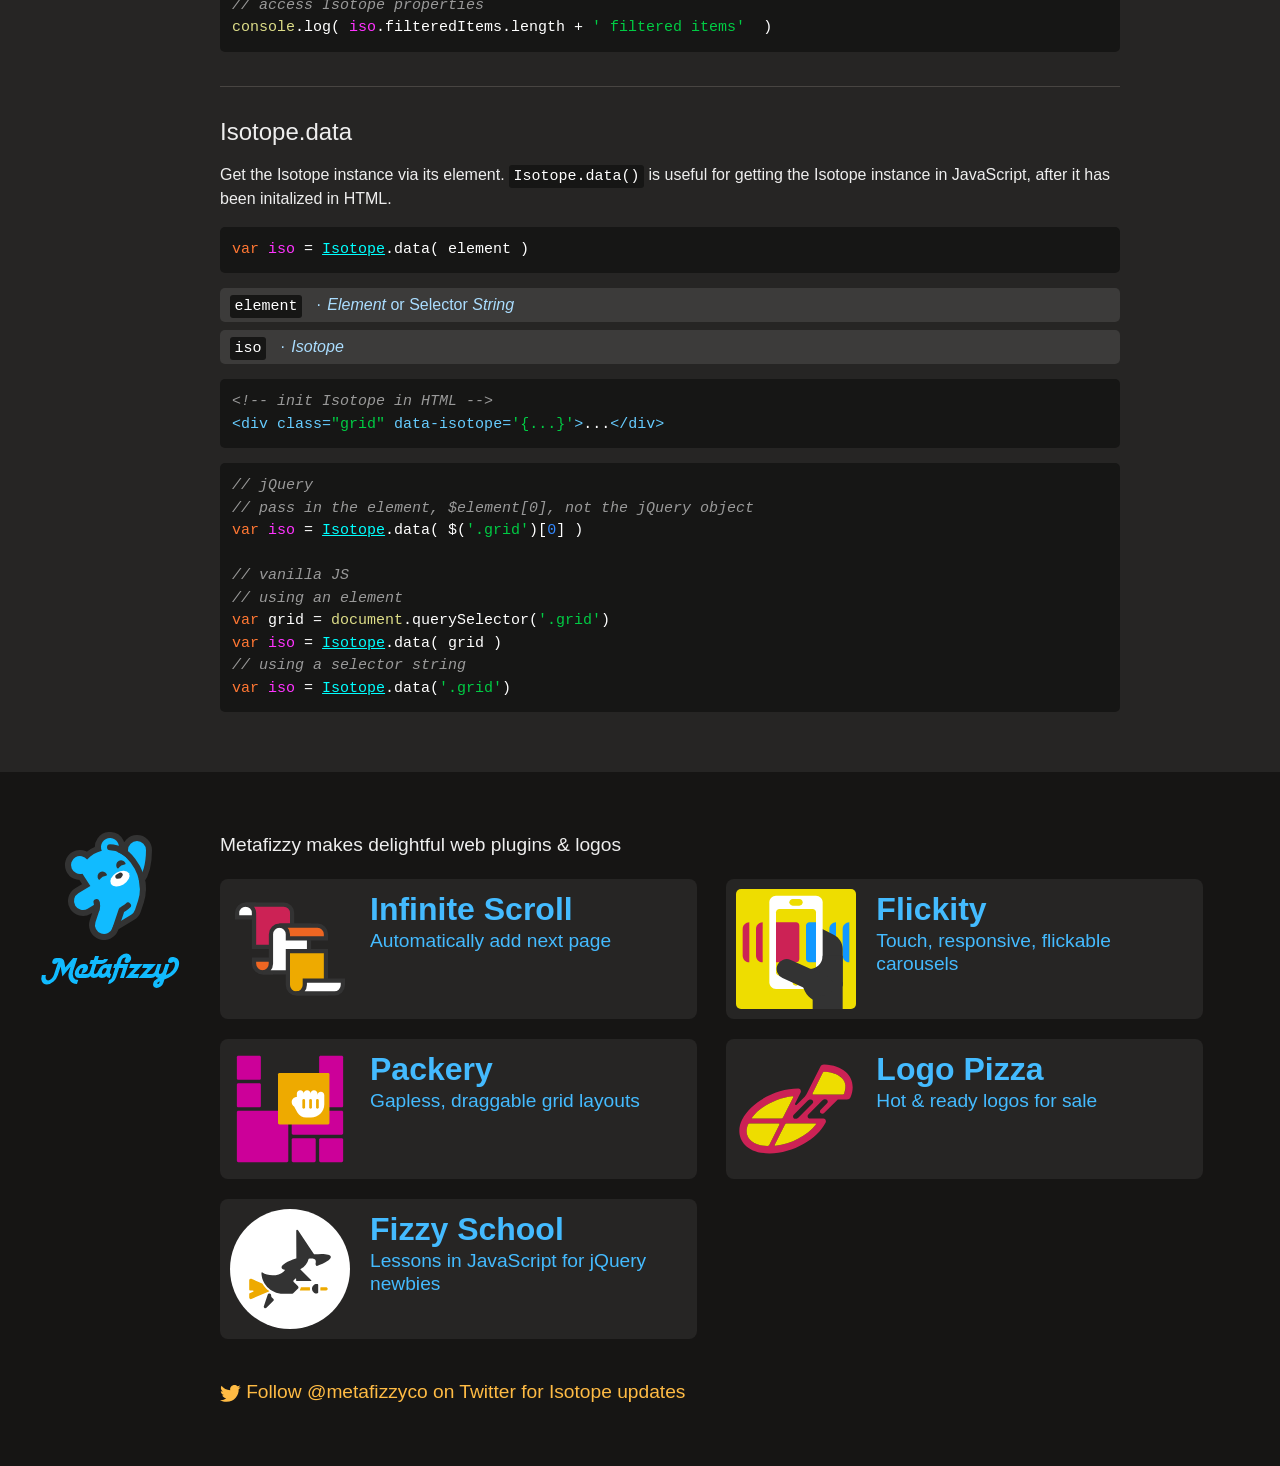
<file: js/isotope-docs/methods.html>
<!doctype html>
<html class="export" lang="en">
<head>
  <meta charset="utf-8">
  <meta name="viewport" content="width=device-width">
  <meta name="description" content="Filter &amp; sort magical layouts">

  <title>Isotope &#xB7; Methods</title>

    <!-- Isotope does not require any CSS files -->
    <link rel="stylesheet" href="css/isotope-docs.css?6" media="screen">

  <meta name="twitter:card" content="summary">
  <meta name="twitter:site" content="@metafizzyco">
  <meta name="twitter:url" content="https://isotope.metafizzy.co/methods.html">
  <meta name="twitter:title" content="Isotope Methods">
  <meta name="twitter:description" content="Filter &amp; sort magical layouts">

</head>
<body class="page--methods">


  <div class="nav">
    <h1 class="nav__title"><a href=".">Isotope</a></h1>
  
    <ol class="site-nav">
      <li class="site-nav__item site-nav__item--filtering">
        <a class="site-nav__item__link" href="filtering.html">Filtering</a></li>
      <li class="site-nav__item site-nav__item--sorting">
        <a class="site-nav__item__link" href="sorting.html">Sorting</a></li>
      <li class="site-nav__item site-nav__item--layout ">
        <a class="site-nav__item__link" href="layout.html">Layout</a>
      </li>
      <li class="site-nav__item site-nav__item--layout-modes sub-nav-parent">
        <a class="site-nav__item__link" href="layout-modes.html">Layout modes</a>
        <ul class="sub-nav">
            <li class="sub-nav__item sub-nav__item--masonry">
              <a class="sub-nav__item__link" href="layout-modes/masonry.html">masonry</a></li>
            <li class="sub-nav__item sub-nav__item--fitrows">
              <a class="sub-nav__item__link" href="layout-modes/fitrows.html">fitRows</a></li>
            <li class="sub-nav__item sub-nav__item--vertical">
              <a class="sub-nav__item__link" href="layout-modes/vertical.html">vertical</a></li>
            <li class="sub-nav__item sub-nav__item--packery">
              <a class="sub-nav__item__link" href="layout-modes/packery.html">packery</a></li>
            <li class="sub-nav__item sub-nav__item--cellsbyrow">
              <a class="sub-nav__item__link" href="layout-modes/cellsbyrow.html">cellsByRow</a></li>
            <li class="sub-nav__item sub-nav__item--masonryhorizontal">
              <a class="sub-nav__item__link" href="layout-modes/masonryhorizontal.html">masonryHorizontal</a></li>
            <li class="sub-nav__item sub-nav__item--fitcolumns">
              <a class="sub-nav__item__link" href="layout-modes/fitcolumns.html">fitColumns</a></li>
            <li class="sub-nav__item sub-nav__item--cellsbycolumn">
              <a class="sub-nav__item__link" href="layout-modes/cellsbycolumn.html">cellsByColumn</a></li>
            <li class="sub-nav__item sub-nav__item--horiz">
              <a class="sub-nav__item__link" href="layout-modes/horiz.html">horiz</a></li>
        </ul>
      </li>
      <li class="site-nav__item site-nav__item--options">
        <a class="site-nav__item__link" href="options.html">Options</a></li>
      <li class="site-nav__item site-nav__item--methods">
        <a class="site-nav__item__link" href="methods.html">Methods</a></li>
      <li class="site-nav__item site-nav__item--events">
        <a class="site-nav__item__link" href="events.html">Events</a></li>
      <li class="site-nav__item site-nav__item--extras">
        <a class="site-nav__item__link" href="extras.html">Extras</a></li>
      <li class="site-nav__item site-nav__item--license">
        <a class="site-nav__item__link" href="license.html">License</a></li>
      <li class="site-nav__item site-nav__item--faq">
        <a class="site-nav__item__link" href="faq.html">FAQ</a></li>
    </ol>
  
    <ul class="page-nav" data-js="page-nav">
<li class="page-nav__item page-nav__item--h2"><a href="#arranging-and-layout">Arranging and layout</a></li>
<li class="page-nav__item page-nav__item--h3"><a href="#arrange-isotope">arrange / .isotope()</a></li>
<li class="page-nav__item page-nav__item--h3"><a href="#layout">layout</a></li>
<li class="page-nav__item page-nav__item--h3"><a href="#layoutitems">layoutItems</a></li>
<li class="page-nav__item page-nav__item--h3"><a href="#updatesortdata">updateSortData</a></li>
<li class="page-nav__item page-nav__item--h3"><a href="#shuffle">shuffle</a></li>
<li class="page-nav__item page-nav__item--h3"><a href="#stamp">stamp</a></li>
<li class="page-nav__item page-nav__item--h3"><a href="#unstamp">unstamp</a></li>
<li class="page-nav__item page-nav__item--h3"><a href="#hideitemelements">hideItemElements</a></li>
<li class="page-nav__item page-nav__item--h3"><a href="#revealitemelements">revealItemElements</a></li>
<li class="page-nav__item page-nav__item--h2"><a href="#adding-and-removing-items">Adding and removing items</a></li>
<li class="page-nav__item page-nav__item--h3"><a href="#appended">appended</a></li>
<li class="page-nav__item page-nav__item--h3"><a href="#prepended">prepended</a></li>
<li class="page-nav__item page-nav__item--h3"><a href="#insert">insert</a></li>
<li class="page-nav__item page-nav__item--h3"><a href="#additems">addItems</a></li>
<li class="page-nav__item page-nav__item--h3"><a href="#remove">remove</a></li>
<li class="page-nav__item page-nav__item--h2"><a href="#utilities">Utilities</a></li>
<li class="page-nav__item page-nav__item--h3"><a href="#reloaditems">reloadItems</a></li>
<li class="page-nav__item page-nav__item--h3"><a href="#destroy">destroy</a></li>
<li class="page-nav__item page-nav__item--h3"><a href="#getitemelements">getItemElements</a></li>
<li class="page-nav__item page-nav__item--h3"><a href="#getfiltereditemelements">getFilteredItemElements</a></li>
<li class="page-nav__item page-nav__item--h3"><a href="#jquery-fn-data-isotope">jQuery.fn.data(&apos;isotope&apos;)</a></li>
<li class="page-nav__item page-nav__item--h3"><a href="#isotope-data">Isotope.data</a></li>
</ul>
  </div>


  <div id="content" class="main">
    <div class="container">
        <h1>Methods</h1>


<p>Methods are actions done by Isotope instances.</p>

<p>With jQuery, methods follow the jQuery UI pattern <code>.isotope( <span class="string">&apos;methodName&apos;</span> <span class="comment">/*, arguments */</span> )</code>.</p>

<pre><code class="js"><span class="jquery_var">$grid</span>.isotope()
  .append( elem )
  .isotope( <span class="string">&apos;appended&apos;</span>, elem )
  .isotope(<span class="string">&apos;layout&apos;</span>);
</code></pre>

<div class="call-out">
  <p>jQuery chaining is broken by methods that return values like
    <a href="#getitemelements"><code>getItemElements</code></a>.</p>
</div>

<p>Vanilla JavaScript methods look like <code>isotope.methodName( <span class="comment">/* arguments */</span> )</code>. Unlike jQuery methods, they cannot be chained together.</p>

<pre><code class="js"><span class="comment">// vanilla JS</span>
<span class="keyword">var</span> <span class="isotope_var">iso</span> = <span class="keyword">new</span> <span class="isotope_keyword">Isotope</span>(<span class="string">&apos;.grid&apos;</span>);
container.appendChild( elem );
<span class="isotope_var">iso</span>.appended( elem );
<span class="isotope_var">iso</span>.layout();
</code></pre>


<h2 id="arranging-and-layout">Arranging and layout</h2>


<h3 id="arrange-isotope">arrange / .isotope()</h3>

<p>Filters, sorts, and lays out items. <code>arrange</code> is the principle method of Isotope. It is the default method with jQuery <code>.isotope()</code>. Pass in <a href="options.html"><code>options</code></a> to apply filtering and sorting.</p>

<pre><code class="js"><span class="comment">// jQuery</span>
<span class="jquery_var">$grid</span>.isotope( options )
<span class="comment">// vanilla JS</span>
<span class="isotope_var">iso</span>.arrange( options )
</code></pre>

<p class="variable">
  <code class="variable__code">options</code>
  <span class="variable__type">Object</span>
</p>

<pre><code class="js"><span class="comment">// filter metal, sort by number, and layout</span>
<span class="jquery_var">$grid</span>.isotope({
  <span class="attr">filter</span>: <span class="string">&apos;.metal&apos;</span>,
  <span class="attr">sortBy</span>: <span class="string">&apos;number&apos;</span>
});
<span class="comment">// triggering method without options will</span>
<span class="comment">// re-apply filtering, sorting, and layout</span>
<span class="jquery_var">$grid</span>.isotope();
</code></pre>

<pre><code class="js"><span class="comment">// vanilla JS</span>
<span class="isotope_var">iso</span>.arrange({
  <span class="attr">filter</span>: <span class="string">&apos;.metal&apos;</span>,
  <span class="attr">sortBy</span>: <span class="string">&apos;number&apos;</span>
})
<span class="comment">// re-apply filtering, sorting, and layout</span>
<span class="isotope_var">iso</span>.arrange();
</code></pre>


<h3 id="layout">layout</h3>

<p>Lays out all item elements. <code>layout</code> is useful when an item has changed size, and all items need to be laid out again. <code>layout</code> does not apply filtering or sorting.</p>

<pre><code class="js"><span class="comment">// jQuery</span>
<span class="jquery_var">$grid</span>.isotope(<span class="string">&apos;layout&apos;</span>)
<span class="comment">// vanilla JS</span>
<span class="isotope_var">iso</span>.layout()
</code></pre>

<div class="duo example">
  <div class="duo__cell example__code">
<pre><code class="js"><span class="keyword">var</span> <span class="jquery_var">$grid</span> = $(<span class="string">&apos;.grid&apos;</span>).isotope({
  <span class="attr">masonry</span>: {
    <span class="attr">columnWidth</span>: <span class="number">50</span>
  }
});
<span class="comment">// change size of item by toggling gigante class</span>
<span class="jquery_var">$grid</span>.on( <span class="string">&apos;click&apos;</span>, <span class="string">&apos;.grid-item&apos;</span>, <span class="function"><span class="keyword">function</span>(<span class="params"></span>) </span>{
  $(<span class="keyword">this</span>).toggleClass(<span class="string">&apos;gigante&apos;</span>);
  <span class="comment">// trigger layout after item size changes</span>
  <span class="jquery_var">$grid</span>.isotope(<span class="string">&apos;layout&apos;</span>);
});
</code></pre>
  </div>
  <div class="duo__cell example__demo" data-js="layout-demo">
    <p class="instruction">Click item to toggle size</p>
  
    <div class="grid grid--clickable">
      <div class="grid-item"></div>
      <div class="grid-item grid-item--width2"></div>
      <div class="grid-item"></div>
      <div class="grid-item grid-item--height2"></div>
      <div class="grid-item grid-item--width2 grid-item--height2"></div>
      <div class="grid-item"></div>
      <div class="grid-item"></div>
      <div class="grid-item grid-item--height2"></div>
      <div class="grid-item grid-item--width2"></div>
      <div class="grid-item"></div>
      <div class="grid-item grid-item--height2"></div>
      <div class="grid-item"></div>
      <div class="grid-item grid-item--width2"></div>
      <div class="grid-item"></div>
      <div class="grid-item grid-item--height2"></div>
      <div class="grid-item"></div>
      <div class="grid-item"></div>
    </div>
  
    <p class="edit-demo">
        <a href="https://codepen.io/desandro/pen/qzhIb">Edit this demo on CodePen</a>
    </p>
  </div>
</div>


<h3 id="layoutitems">layoutItems</h3>

<p>Lays out specified items.</p>

<pre><code class="js"><span class="comment">// jQuery</span>
<span class="jquery_var">$grid</span>.isotope( <span class="string">&apos;layoutItems&apos;</span>, items, isStill )
<span class="comment">// vanilla JS</span>
<span class="isotope_var">iso</span>.layoutItems( items, isStill )
</code></pre>

<p class="variable">
  <code class="variable__code">items</code>
  <span class="variable__type"><i>Array</i> of <i>Isotope.Item</i>s</span>
</p>

<p class="variable">
  <code class="variable__code">isStill</code>
  <span class="variable__type"><i>Boolean</i></span>
  <span class="variable__description">Disables transitions</span>
</p>


<h3 id="updatesortdata">updateSortData</h3>

<p>Updates sort data.</p>

<pre><code class="js"><span class="comment">// jQuery</span>
<span class="jquery_var">$grid</span>.isotope( <span class="string">&apos;updateSortData&apos;</span>, elements )
<span class="comment">// vanilla JS</span>
<span class="isotope_var">iso</span>.updateSortData( elements )
</code></pre>

<p class="variable">
  <code class="variable__code">elements</code>
  <span class="variable__type">
    <i>Element</i>,
    <i>jQuery</i> Object,
    <i>NodeList</i>, or
    <i>Array</i> of Elements
  </span>
  <span class="variable__description">Optional</span>
</p>


<h3 id="shuffle">shuffle</h3>

<p>Shuffles items in a random order.</p>

<pre><code class="js"><span class="comment">// jQuery</span>
<span class="jquery_var">$grid</span>.isotope(<span class="string">&apos;shuffle&apos;</span>)
<span class="comment">// vanilla JS</span>
<span class="isotope_var">iso</span>.shuffle()
</code></pre>

<div class="duo example">
  <div class="duo__cell example__code">
<pre><code class="js">$(<span class="string">&apos;.shuffle-button&apos;</span>).on( <span class="string">&apos;click&apos;</span>, <span class="function"><span class="keyword">function</span>(<span class="params"></span>) </span>{
  <span class="jquery_var">$grid</span>.isotope(<span class="string">&apos;shuffle&apos;</span>);
});
</code></pre>
  </div>
  <div class="duo__cell example__demo" data-js="shuffle">
    <button class="button shuffle-button">Shuffle</button>
    <div class="grid">
      <div class="grid-item"></div>
      <div class="grid-item grid-item--width2"></div>
      <div class="grid-item"></div>
      <div class="grid-item grid-item--height2"></div>
      <div class="grid-item grid-item--width2 grid-item--height2"></div>
      <div class="grid-item"></div>
      <div class="grid-item"></div>
      <div class="grid-item grid-item--height2"></div>
      <div class="grid-item grid-item--width2"></div>
      <div class="grid-item"></div>
      <div class="grid-item grid-item--height2"></div>
      <div class="grid-item"></div>
      <div class="grid-item grid-item--width2"></div>
      <div class="grid-item"></div>
      <div class="grid-item grid-item--height2"></div>
      <div class="grid-item"></div>
      <div class="grid-item"></div>
    </div>
    <p class="edit-demo">
        <a href="https://codepen.io/desandro/pen/EluFg">Edit this demo on CodePen</a>
    </p>
  </div>
</div>


<h3 id="stamp">stamp</h3>

<p>Stamps elements in the layout. Isotope will lay out item elements <em>around</em> stamped elements.</p>

<pre><code class="js"><span class="comment">// jQuery</span>
<span class="jquery_var">$grid</span>.isotope( <span class="string">&apos;stamp&apos;</span>, elements )
<span class="comment">// vanilla JS</span>
<span class="isotope_var">iso</span>.stamp( elements )
</code></pre>

<p class="variable">
  <code class="variable__code">elements</code>
  <span class="variable__type">
    <i>Element</i>,
    <i>jQuery</i> Object,
    <i>NodeList</i>, or
    <i>Array</i> of Elements
  </span>
</p>

<p>Stamping is only supported by some layout modes: <a href="layout-modes/masonry.html">masonry</a>, <a href="layout-modes/packery.html">packery</a> and <a href="layout-modes/masonryhorizontal.html">masonryhorizontal</a>.</p>

<div class="duo example">
  <div class="duo__cell example__code">
<pre><code class="js"><span class="keyword">var</span> <span class="jquery_var">$grid</span> = $(<span class="string">&apos;.grid&apos;</span>).isotope({
  <span class="comment">// specify itemSelector so stamps do get laid out</span>
  itemSelector: <span class="string">&apos;.grid-item&apos;</span>,
  <span class="attr">masonry</span>: {
    <span class="attr">columnWidth</span>: <span class="number">50</span>
  }
});
<span class="keyword">var</span> $stampElem = $demo.find(<span class="string">&apos;.stamp&apos;</span>);
<span class="keyword">var</span> isStamped = <span class="literal">false</span>;

$(<span class="string">&apos;.stamp-button&apos;</span>).on( <span class="string">&apos;click&apos;</span>, <span class="function"><span class="keyword">function</span>(<span class="params"></span>) </span>{
  <span class="comment">// stamp or unstamp element</span>
  <span class="keyword">if</span> ( isStamped ) {
    <span class="jquery_var">$grid</span>.isotope( <span class="string">&apos;unstamp&apos;</span>, $stampElem );
  } <span class="keyword">else</span> {
    <span class="jquery_var">$grid</span>.isotope( <span class="string">&apos;stamp&apos;</span>, $stampElem );
  }
  <span class="comment">// trigger layout</span>
  <span class="jquery_var">$grid</span>.isotope(<span class="string">&apos;layout&apos;</span>);
  <span class="comment">// set flag</span>
  isStamped = !isStamped;
});
</code></pre>
  </div>
  <div class="duo__cell example__demo" data-js="stamp-methods">
    <button class="button stamp-button">Toggle stamped</button>
    <div class="grid grid--has-stamp grid--stamp-methods">
      <div class="stamp stamp--stamp-methods"></div>
      <div class="grid-item"></div>
      <div class="grid-item grid-item--width2"></div>
      <div class="grid-item"></div>
      <div class="grid-item grid-item--height2"></div>
      <div class="grid-item grid-item--width2 grid-item--height2"></div>
      <div class="grid-item"></div>
      <div class="grid-item"></div>
      <div class="grid-item grid-item--height2"></div>
      <div class="grid-item grid-item--width2"></div>
      <div class="grid-item"></div>
      <div class="grid-item grid-item--height2"></div>
      <div class="grid-item"></div>
      <div class="grid-item grid-item--width2"></div>
      <div class="grid-item"></div>
      <div class="grid-item grid-item--height2"></div>
      <div class="grid-item"></div>
      <div class="grid-item"></div>
    </div>
    <p class="edit-demo">
        <a href="https://codepen.io/desandro/pen/wguvo">Edit this demo on CodePen</a>
    </p>
  </div>
</div>


<h3 id="unstamp">unstamp</h3>

<pre><code class="js"><span class="comment">// jQuery</span>
<span class="jquery_var">$grid</span>.isotope( <span class="string">&apos;unstamp&apos;</span>, elements )
<span class="comment">// vanilla JS</span>
<span class="isotope_var">iso</span>.unstamp( elements )
</code></pre>

<p>Un-stamps elements in the layout, so that Isotope will no longer layout item elements around them. <a href="#stamp">See demo above</a>.</p>

<p class="variable">
  <code class="variable__code">elements</code>
  <span class="variable__type">
    <i>Element</i>,
    <i>jQuery</i> Object,
    <i>NodeList</i>, or
    <i>Array</i> of Elements
  </span>
</p>


<h3 id="hideitemelements">hideItemElements</h3>

<p>Hide items.</p>

<pre><code class="js"><span class="comment">// jQuery</span>
<span class="jquery_var">$grid</span>.isotope( <span class="string">&apos;hideItemElements&apos;</span>, elements )
<span class="comment">// vanilla JS</span>
<span class="isotope_var">iso</span>.hideItemElements( elements )
</code></pre>

<p class="variable">
  <code class="variable__code">elements</code>
  <span class="variable__type">
    <i>Element</i>,
    <i>jQuery</i> Object,
    <i>NodeList</i>, or
    <i>Array</i> of Elements
  </span>
</p>


<h3 id="revealitemelements">revealItemElements</h3>

<p>Reveals hidden items.</p>

<pre><code class="js"><span class="comment">// jQuery</span>
<span class="jquery_var">$grid</span>.isotope( <span class="string">&apos;revealItemElements&apos;</span>, elements )
<span class="comment">// vanilla JS</span>
<span class="isotope_var">iso</span>.revealItemElements( elements )
</code></pre>

<p class="variable">
  <code class="variable__code">elements</code>
  <span class="variable__type">
    <i>Element</i>,
    <i>jQuery</i> Object,
    <i>NodeList</i>, or
    <i>Array</i> of Elements
  </span>
</p>


<h2 id="adding-and-removing-items">Adding and removing items</h2>


<h3 id="appended">appended</h3>

<pre><code class="js"><span class="comment">// jQuery</span>
<span class="jquery_var">$grid</span>.isotope( <span class="string">&apos;appended&apos;</span>, elements )
<span class="comment">// vanilla JS</span>
<span class="isotope_var">iso</span>.appended( elements )
</code></pre>

<p>Adds and lays out newly appended item elements to the end of the layout.</p>

<p class="variable">
  <code class="variable__code">elements</code>
  <span class="variable__type">
    <i>Element</i>,
    <i>jQuery</i> Object,
    <i>NodeList</i>, or
    <i>Array</i> of Elements
  </span>
</p>

<div class="duo example">
  <div class="duo__cell example__code">
<pre><code class="js">$(<span class="string">&apos;.append-button&apos;</span>).on( <span class="string">&apos;click&apos;</span>, <span class="function"><span class="keyword">function</span>(<span class="params"></span>) </span>{
  <span class="comment">// create new item elements</span>
  <span class="keyword">var</span> $items = $(<span class="string">&apos;&lt;div class=&quot;grid-item&quot;&gt;...&lt;/div&gt;&apos;</span>);
  <span class="comment">// append items to grid</span>
  <span class="jquery_var">$grid</span>.append( $items )
    <span class="comment">// add and lay out newly appended items</span>
    .isotope( <span class="string">&apos;appended&apos;</span>, $items );
});
</code></pre>
  </div>
  <div class="duo__cell example__demo" data-js="appended">
    <button class="button append-button">Append items</button>
    <div class="grid">
      <div class="grid-item grid-item--width3"></div>
      <div class="grid-item grid-item--height3"></div>
      <div class="grid-item grid-item--width2"></div>
      <div class="grid-item"></div>
      <div class="grid-item grid-item--height2"></div>
    </div>
    <p class="edit-demo">
        <a href="https://codepen.io/desandro/pen/ECKiw">Edit this demo on CodePen</a>
    </p>
  </div>
</div>

<p>With jQuery, <code>appended</code>, <code>prepended</code>, and <code>insert</code> will not work with an HTML string, like it does for jQuery&apos;s methods. Wrap your HTML string in a jQuery object so it works with Isotope.</p>

<pre><code class="js"><span class="comment">// doesn&apos;t work</span>
<span class="comment">// content gets appended, but not added as Isotope item</span>
<span class="keyword">var</span> content = <span class="string">&apos;&lt;div class=&quot;grid-item&quot;&gt;&lt;/div&gt;&apos;</span>
<span class="jquery_var">$grid</span>.append( content ).isotope( <span class="string">&apos;appended&apos;</span>, content )

<span class="comment">// works</span>
<span class="comment">// make into jQuery object</span>
<span class="keyword">var</span> $content = $(<span class="string">&apos;&lt;div class=&quot;grid-item&quot;&gt;&lt;/div&gt;&apos;</span>)
<span class="jquery_var">$grid</span>.append( $content ).isotope( <span class="string">&apos;appended&apos;</span>, $content )
</code></pre>


<h3 id="prepended">prepended</h3>

<p>Adds and lays out newly prepended item elements at the beginning of layout.</p>

<pre><code class="js"><span class="comment">// jQuery</span>
<span class="isotope_var">iso</span>.prepended( elements )
<span class="comment">// vanilla JS</span>
<span class="jquery_var">$grid</span>.isotope( <span class="string">&apos;prepended&apos;</span>, elements )
</code></pre>

<p class="variable">
  <code class="variable__code">elements</code>
  <span class="variable__type">
    <i>Element</i>,
    <i>jQuery</i> Object,
    <i>NodeList</i>, or
    <i>Array</i> of Elements
  </span>
</p>

<div class="duo example">
  <div class="duo__cell example__code">
<pre><code class="js">$(<span class="string">&apos;.prepend-button&apos;</span>).on( <span class="string">&apos;click&apos;</span>, <span class="function"><span class="keyword">function</span>(<span class="params"></span>) </span>{
  <span class="comment">// create new item elements</span>
  <span class="keyword">var</span> $items = $(<span class="string">&apos;&lt;div class=&quot;grid-item&quot;&gt;...&lt;/div&gt;&apos;</span>);
  <span class="comment">// prepend items to grid</span>
  <span class="jquery_var">$grid</span>.prepend( $items )
    <span class="comment">// add and lay out newly prepended items</span>
    .isotope( <span class="string">&apos;prepended&apos;</span>, $items );
});
</code></pre>
  </div>
  <div class="duo__cell example__demo" data-js="prepended">
    <button class="button prepend-button">Prepend items</button>
    <div class="grid">
      <div class="grid-item grid-item--width3"></div>
      <div class="grid-item grid-item--height3"></div>
      <div class="grid-item grid-item--width2"></div>
      <div class="grid-item"></div>
      <div class="grid-item grid-item--height2"></div>
    </div>
    <p class="edit-demo">
        <a href="https://codepen.io/desandro/pen/fuwdk">Edit this demo on CodePen</a>
    </p>
  </div>
</div>


<h3 id="insert">insert</h3>

<pre><code class="js"><span class="comment">// jQuery</span>
<span class="jquery_var">$grid</span>.isotope( <span class="string">&apos;insert&apos;</span>, elements )
<span class="comment">// vanilla JS</span>
<span class="isotope_var">iso</span>.insert( elements )
</code></pre>

<p>Appends elements into container element, adds elements as items, and arranges items with filtering and sorting.</p>

<p class="variable">
  <code class="variable__code">elements</code>
  <span class="variable__type">
    <i>Element</i>,
    <i>jQuery</i> Object,
    <i>NodeList</i>, or
    <i>Array</i> of Elements
  </span>
</p>

<div class="duo example">
  <div class="duo__cell example__code">
<pre><code class="js"><span class="keyword">var</span> <span class="jquery_var">$grid</span> = $(<span class="string">&apos;grid&apos;</span>).isotope({
  <span class="attr">masonry</span>: {
    <span class="attr">columnWidth</span>: <span class="number">50</span>
  },
  <span class="comment">// filter items with odd numbers</span>
  filter: <span class="function"><span class="keyword">function</span>(<span class="params"></span>) </span>{
    <span class="keyword">var</span> number = $( <span class="keyword">this</span> ).find(<span class="string">&apos;.number&apos;</span>).text();
    <span class="keyword">return</span> <span class="built_in">parseInt</span>( number, <span class="number">10</span> ) % <span class="number">2</span>;
  },
  <span class="comment">// sort by number</span>
  sortBy: <span class="string">&apos;number&apos;</span>,
  <span class="attr">getSortData</span>: {
    <span class="string">&apos;number&apos;</span>: <span class="string">&apos;.number parseInt&apos;</span>
  }
});

$(<span class="string">&apos;.insert-button&apos;</span>).on( <span class="string">&apos;click&apos;</span>, <span class="function"><span class="keyword">function</span>(<span class="params"></span>) </span>{
  <span class="comment">// create new item elements</span>
  <span class="keyword">var</span> elems = [];
  <span class="keyword">for</span> ( <span class="keyword">var</span> i = <span class="number">0</span>; i &lt; <span class="number">3</span>; i++ ) {
    <span class="keyword">var</span> $elem = $(<span class="string">&apos;&lt;div class=&quot;grid-item&quot; /&gt;&apos;</span>);
    <span class="comment">// set number</span>
    <span class="keyword">var</span> num = <span class="built_in">Math</span>.floor( <span class="built_in">Math</span>.random() * <span class="number">100</span> );
    $elem.append( <span class="string">&apos;&lt;p class=&quot;number&quot;&gt;&apos;</span> + num + <span class="string">&apos;&lt;/p&gt;&apos;</span> );
    elems.push( $elem[<span class="number">0</span>] );
  }
  <span class="comment">// insert new elements</span>
  <span class="jquery_var">$grid</span>.isotope( <span class="string">&apos;insert&apos;</span>, elems );
});
</code></pre>
  </div>
  <div class="duo__cell example__demo" data-js="insert">
    <button class="button insert-button">Insert items</button>
    <div class="grid">
      <div class="grid-item grid-item--width3"><p class="number">59</p></div>
      <div class="grid-item grid-item--height3"><p class="number">41</p></div>
      <div class="grid-item grid-item--width2"><p class="number">93</p></div>
      <div class="grid-item"><p class="number">5</p></div>
      <div class="grid-item grid-item--height2"><p class="number">17</p></div>
    </div>
    <p class="edit-demo">
        <a href="https://codepen.io/desandro/pen/byqcz">Edit this demo on CodePen</a>
    </p>
  </div>
</div>


<h3 id="additems">addItems</h3>

<pre><code class="js"><span class="comment">// jQuery</span>
<span class="jquery_var">$grid</span>.isotope( <span class="string">&apos;addItems&apos;</span>, elements )
<span class="comment">// vanilla JS</span>
<span class="isotope_var">iso</span>.addItems( elements )
</code></pre>

<p>Adds item elements to the Isotope instance. <code>addItems</code> does not lay out items like <a href="#appended"><code>appended</code></a>, <a href="#prepended"><code>prepended</code></a>, or <a href="#insert"><code>insert</code></a>.</p>

<p class="variable">
  <code class="variable__code">elements</code>
  <span class="variable__type">
    <i>Element</i>,
    <i>jQuery</i> Object,
    <i>NodeList</i>, or
    <i>Array</i> of Elements
  </span>
</p>


<h3 id="remove">remove</h3>

<pre><code class="js"><span class="comment">// jQuery</span>
<span class="jquery_var">$grid</span>.isotope( <span class="string">&apos;remove&apos;</span>, elements )
<span class="comment">// vanilla JS</span>
<span class="isotope_var">iso</span>.remove( elements )
</code></pre>

<p>Removes elements from the Isotope instance and DOM.</p>

<p class="variable">
  <code class="variable__code">elements</code>
  <span class="variable__type">
    <i>Element</i>,
    <i>jQuery</i> Object,
    <i>NodeList</i>, or
    <i>Array</i> of Elements
  </span>
</p>

<div class="duo example">
  <div class="duo__cell example__code">
<pre><code class="js"><span class="jquery_var">$grid</span>.on( <span class="string">&apos;click&apos;</span>, <span class="string">&apos;.grid-item&apos;</span>, <span class="function"><span class="keyword">function</span>(<span class="params"></span>) </span>{
  <span class="comment">// remove clicked element</span>
  <span class="jquery_var">$grid</span>.isotope( <span class="string">&apos;remove&apos;</span>, <span class="keyword">this</span> )
    <span class="comment">// layout remaining item elements</span>
    .isotope(<span class="string">&apos;layout&apos;</span>);
});
</code></pre>
  </div>
  <div class="duo__cell example__demo" data-js="remove">
    <p class="instruction">Click items to remove</p>
    <div class="grid grid--clickable">
      <div class="grid-item"></div>
      <div class="grid-item grid-item--width2"></div>
      <div class="grid-item"></div>
      <div class="grid-item grid-item--height2"></div>
      <div class="grid-item grid-item--width2 grid-item--height2"></div>
      <div class="grid-item"></div>
      <div class="grid-item"></div>
      <div class="grid-item grid-item--height2"></div>
      <div class="grid-item grid-item--width2"></div>
      <div class="grid-item"></div>
      <div class="grid-item grid-item--height2"></div>
      <div class="grid-item"></div>
      <div class="grid-item grid-item--width2"></div>
      <div class="grid-item"></div>
      <div class="grid-item grid-item--height2"></div>
      <div class="grid-item"></div>
      <div class="grid-item"></div>
    </div>
    <p class="edit-demo">
        <a href="https://codepen.io/desandro/pen/fHkwt">Edit this demo on CodePen</a>
    </p>
  </div>
</div>


<h2 id="utilities">Utilities</h2>


<h3 id="reloaditems">reloadItems</h3>

<p>Recollects all item elements.</p>

<p>For frameworks like Angular and React, <code>reloadItems</code> may be useful to apply changes to the DOM to Isotope.</p>

<pre><code class="js"><span class="comment">// jQuery</span>
<span class="jquery_var">$grid</span>.isotope(<span class="string">&apos;reloadItems&apos;</span>)
<span class="comment">// vanilla JS</span>
<span class="isotope_var">iso</span>.reloadItems()
</code></pre>


<h3 id="destroy">destroy</h3>

<p>Removes the Isotope functionality completely. <code>destroy</code> will return the element back to its pre-initialized state.</p>

<pre><code class="js"><span class="comment">// jQuery</span>
<span class="jquery_var">$grid</span>.isotope(<span class="string">&apos;destroy&apos;</span>)
<span class="comment">// vanilla JS</span>
<span class="isotope_var">iso</span>.destroy()
</code></pre>

<div class="duo example">
  <div class="duo__cell example__code">
<pre><code class="js"><span class="keyword">var</span> isoOptions = {
  <span class="attr">masonry</span>: {
    <span class="attr">columnWidth</span>: <span class="number">50</span>
  }
};
<span class="comment">// initialize Isotope</span>
<span class="keyword">var</span> <span class="jquery_var">$grid</span> = $(<span class="string">&apos;.grid&apos;</span>).isotope( isoOptions );
<span class="keyword">var</span> isActive = <span class="literal">true</span>;

$(<span class="string">&apos;.toggle-button&apos;</span>).on( <span class="string">&apos;click&apos;</span>, <span class="function"><span class="keyword">function</span>(<span class="params"></span>) </span>{
  <span class="keyword">if</span> ( isActive ) {
    <span class="jquery_var">$grid</span>.isotope(<span class="string">&apos;destroy&apos;</span>); <span class="comment">// destroy</span>
  } <span class="keyword">else</span> {
    <span class="jquery_var">$grid</span>.isotope( isoOptions ); <span class="comment">// re-initialize</span>
  }
  <span class="comment">// set flag</span>
  isActive = !isActive;
});
</code></pre>
  </div>
  <div class="duo__cell example__demo" data-js="destroy">
    <button class="button toggle-button">Toggle Isotope</button>
    <div class="grid">
      <div class="grid-item"></div>
      <div class="grid-item grid-item--width2"></div>
      <div class="grid-item"></div>
      <div class="grid-item grid-item--height2"></div>
      <div class="grid-item grid-item--width2 grid-item--height2"></div>
      <div class="grid-item"></div>
      <div class="grid-item"></div>
      <div class="grid-item grid-item--height2"></div>
      <div class="grid-item grid-item--width2"></div>
      <div class="grid-item"></div>
      <div class="grid-item grid-item--height2"></div>
      <div class="grid-item"></div>
      <div class="grid-item grid-item--width2"></div>
      <div class="grid-item"></div>
      <div class="grid-item grid-item--height2"></div>
      <div class="grid-item"></div>
      <div class="grid-item"></div>
    </div>
    <p class="edit-demo">
        <a href="https://codepen.io/desandro/pen/pcjgk">Edit this demo on CodePen</a>
    </p>
  </div>
</div>


<h3 id="getitemelements">getItemElements</h3>

<p>Returns an array of all item elements in the Isotope instance.</p>

<pre><code class="js"><span class="comment">// jQuery</span>
<span class="keyword">var</span> elems = <span class="jquery_var">$grid</span>.isotope(<span class="string">&apos;getItemElements&apos;</span>)
<span class="comment">// vanilla JS</span>
<span class="keyword">var</span> elems = <span class="isotope_var">iso</span>.getItemElements()
</code></pre>

<p class="variable">
  <code class="variable__code">elems</code>
  <span class="variable__type"><i>Array</i> of <i>Element</i>s</span>
</p>


<h3 id="getfiltereditemelements">getFilteredItemElements</h3>

<p>Returns an array of filtered item elements in current sorted order.</p>

<pre><code class="js"><span class="comment">// jQuery</span>
<span class="keyword">var</span> elems = <span class="jquery_var">$grid</span>.isotope(<span class="string">&apos;getFilteredItemElements&apos;</span>)
<span class="comment">// vanilla JS</span>
<span class="keyword">var</span> elems = <span class="isotope_var">iso</span>.getFilteredItemElements()
</code></pre>

<p class="variable">
  <code class="variable__code">elems</code>
  <span class="variable__type"><i>Array</i> of <i>Element</i>s</span>
</p>


<h3 id="jquery-fn-data-isotope">jQuery.fn.data(&apos;isotope&apos;)</h3>

<p>Get the Isotope instance from a jQuery object. Isotope instances are useful to access Isotope properties.</p>

<pre><code class="js"><span class="keyword">var</span> <span class="isotope_var">iso</span> = $(<span class="string">&apos;.grid&apos;</span>).data(<span class="string">&apos;isotope&apos;</span>)
<span class="comment">// access Isotope properties</span>
<span class="built_in">console</span>.log( <span class="isotope_var">iso</span>.filteredItems.length + <span class="string">&apos; filtered items&apos;</span>  )
</code></pre>


<h3 id="isotope-data">Isotope.data</h3>

<p>Get the Isotope instance via its element. <code>Isotope.data()</code> is useful for getting the Isotope instance in JavaScript, after it has been initalized in HTML.</p>

<pre><code class="js"><span class="keyword">var</span> <span class="isotope_var">iso</span> = <span class="isotope_keyword">Isotope</span>.data( element )
</code></pre>

<p class="variable">
  <code class="variable__code">element</code>
  <span class="variable__type"><i>Element</i> or Selector <i>String</i></span>
</p>

<p class="variable">
  <code class="variable__code">iso</code>
  <span class="variable__type"><i>Isotope</i></span>
</p>

<pre><code class="html"><span class="comment">&lt;!-- init Isotope in HTML --&gt;</span>
<span class="tag">&lt;<span class="name">div</span> <span class="attr">class</span>=<span class="string">&quot;grid&quot;</span> <span class="attr">data-isotope</span>=<span class="string">&apos;{...}&apos;</span>&gt;</span>...<span class="tag">&lt;/<span class="name">div</span>&gt;</span>
</code></pre>

<pre><code class="js"><span class="comment">// jQuery</span>
<span class="comment">// pass in the element, $element[0], not the jQuery object</span>
<span class="keyword">var</span> <span class="isotope_var">iso</span> = <span class="isotope_keyword">Isotope</span>.data( $(<span class="string">&apos;.grid&apos;</span>)[<span class="number">0</span>] )

<span class="comment">// vanilla JS</span>
<span class="comment">// using an element</span>
<span class="keyword">var</span> grid = <span class="built_in">document</span>.querySelector(<span class="string">&apos;.grid&apos;</span>)
<span class="keyword">var</span> <span class="isotope_var">iso</span> = <span class="isotope_keyword">Isotope</span>.data( grid )
<span class="comment">// using a selector string</span>
<span class="keyword">var</span> <span class="isotope_var">iso</span> = <span class="isotope_keyword">Isotope</span>.data(<span class="string">&apos;.grid&apos;</span>)
</code></pre>


    </div>
  </div>

  <footer class="site-footer">
  
    <div class="container">
  
      <p class="site-footer__copy">Metafizzy makes delightful web plugins &amp; logos</p>
  
      <div class="showcase">
      
        <ul class="showcase-item-list">
      
            <li class="showcase-item">
              <a class="showcase-item__link" href="https://infinite-scroll.com">
                <div class="showcase-item__image">
                    <svg class="infinite-scroll-illo" xmlns="http://www.w3.org/2000/svg" viewbox="0 0 520 520" width="200" height="200">
                      <path class="infinite-scroll-illo__page infinite-scroll-illo__page--back" d="M90,110H10V90c0-22,18-40,40-40h40V110z"/>
                      <path class="infinite-scroll-illo__page infinite-scroll-illo__page--front1" d="M270,90L270,90c0-22-18-40-40-40h0H50h0c22,0,40,18,40,40v0v0v160h180V90z"/>
                      <path class="infinite-scroll-illo__page infinite-scroll-illo__page--front2" d="M170,330v-20H90v20v0c0,22,18,40,40,40h0h40V330z"/>
                      <path class="infinite-scroll-illo__page infinite-scroll-illo__page--back" d="M350,150H210c-22,0-40,18-40,40v140v0c0,22-18,40-40,40h0h220V150z"/>
                      <path class="infinite-scroll-illo__page infinite-scroll-illo__page--front3" d="M430,470V270H250v160c0,22,18,40,40,40H430z"/>
                      <path class="infinite-scroll-illo__page infinite-scroll-illo__page--front2" d="M250,190v20h180v-20c0-22-18-40-40-40H210h0C232,150,250,168,250,190L250,190z"/>
                      <path class="infinite-scroll-illo__page infinite-scroll-illo__page--back" d="M330,410v20v0c0,22-18,40-40,40h0h180c22,0,40-18,40-40v-20H330z"/>
                    </svg>
                </div>
                <div class="showcase-item__text">
                  <h3 class="showcase-item__title">Infinite Scroll</h3>
                  <p class="showcase-item__description">Automatically add next page</p>
                </div>
              </a>
            </li>
      
            <li class="showcase-item">
              <a class="showcase-item__link" href="https://flickity.metafizzy.co">
                <div class="showcase-item__image">
                    <svg class="flickity-illo" xmlns="http://www.w3.org/2000/svg" viewbox="0 0 360 360" width="100" height="100">
                      <path class="flickity-illo__color1" fill="#19F" d="M300 220L300 220c-11 0-20-9-20-20v-80c0-11 9-20 20-20h0V220z"/>
                      <path class="flickity-illo__color1" fill="#19F" d="M340 220L340 220c-11 0-20-9-20-20v-80c0-11 9-20 20-20h0V220z"/>
                      <path class="flickity-illo__color2" fill="#333" d="M320 290V180c0-18-10-35-27-43L240 110v180H320z"/>
                      <path class="flickity-illo__color3" fill="white" d="M240 300H120c-11 0-20-9-20-20V40c0-11 9-20 20-20h120c11 0 20 9 20 20v240C260 291 251 300 240 300z"/>
                      <path class="flickity-illo__color4" fill="#ED0" d="M230 260H130c-6 0-10-5-10-10V70c0-6 5-10 10-10h100c6 0 10 5 10 10v180 C240 256 236 260 230 260z"/>
                      <path class="flickity-illo__color2" fill="#333" d="M260 200h60v81c0 32-26 59-59 59h0c-34 0-61-27-61-61V240h20 C242 240 260 222 260 200L260 200z"/>
                      <path class="flickity-illo__color5" fill="#C25" d="M180 220h-60V100h60c6 0 10 5 10 10v100C190 216 186 220 180 220z"/>
                      <path class="flickity-illo__color1" fill="#19F" d="M240 220h-20c-6 0-10-5-10-10V110c0-6 5-10 10-10h20V220z"/>
                      <rect class="flickity-illo__color2" fill="#333" x="230" y="280" width="90" height="80"/>
                      <circle class="flickity-illo__color4" fill="#ED0" cx="180" cy="280" r="10"/>
                      <line class="flickity-illo__thumb" stroke="#333" stroke-width="60" stroke-linecap="round" x1="262" y1="290" x2="152" y2="240"/>
                      <path class="flickity-illo__color4" fill="#ED0" d="M190 50h-20c-6 0-10-5-10-10v0c0-6 5-10 10-10h20c6 0 10 5 10 10v0C200 46 196 50 190 50z"/>
                      <path class="flickity-illo__color5" fill="#C25" d="M80 220L80 220c-11 0-20-9-20-20v-80c0-11 9-20 20-20h0V220z"/>
                      <path class="flickity-illo__color5" fill="#C25" d="M40 220L40 220c-11 0-20-9-20-20v-80c0-11 9-20 20-20h0V220z"/>
                    </svg>
                </div>
                <div class="showcase-item__text">
                  <h3 class="showcase-item__title">Flickity</h3>
                  <p class="showcase-item__description">Touch, responsive, flickable carousels</p>
                </div>
              </a>
            </li>
      
            <li class="showcase-item">
              <a class="showcase-item__link" href="https://packery.metafizzy.co">
                <div class="showcase-item__image">
                    <svg class="packery-illo" xmlns="http://www.w3.org/2000/svg" viewbox="0 0 700 700" width="100" height="100">
                      <path class="packery-illo__item" fill="#C09" d="M172 180H48c-4 0-8-4-8-8V48c0-4 4-8 8-8h124c4 0 8 4 8 8v124C180 176 176 180 172 180z"/>
                      <path class="packery-illo__item" fill="#C09" d="M172 340H48c-4 0-8-4-8-8V208c0-4 4-8 8-8h124c4 0 8 4 8 8v124C180 336 176 340 172 340z"/>
                      <path class="packery-illo__item" fill="#C09" d="M492 660H368c-4 0-8-4-8-8V528c0-4 4-8 8-8h124c4 0 8 4 8 8v124C500 656 496 660 492 660z"/>
                      <path class="packery-illo__item" fill="#C09" d="M652 660H528c-4 0-8-4-8-8V528c0-4 4-8 8-8h124c4 0 8 4 8 8v124C660 656 656 660 652 660z"/>
                      <path class="packery-illo__item" fill="#C09" d="M652 500H368c-4 0-8-4-8-8V368c0-4 4-8 8-8h284c4 0 8 4 8 8v124C660 496 656 500 652 500z"/>
                      <path class="packery-illo__item" fill="#C09" d="M332 660H48c-4 0-8-4-8-8V368c0-4 4-8 8-8h284c4 0 8 4 8 8v284C340 656 336 660 332 660z"/>
                      <path class="packery-illo__item" fill="#C09" d="M652 340H528c-4 0-8-4-8-8V48c0-4 4-8 8-8h124c4 0 8 4 8 8v284C660 336 656 340 652 340z"/>
                      <path class="packery-illo__draggie" fill="#EA0" d="M572 440H288c-4 0-8-4-8-8V148c0-4 4-8 8-8h284c4 0 8 4 8 8v284C580 436 576 440 572 440z"/>
                      <g>
                        <path class="packery-illo__hand" fill="white" d="M530 250c-11 0-20 9-20 20v-10c0-11-9-20-20-20s-20 9-20 20c0-11-9-20-20-20s-20 9-20 20c0-11-9-20-20-20
                          s-20 9-20 20v20c-17 0-30 13-30 30c0 11 6 20 14 25l19 35c10 18 30 30 51 30h28
                          c43 0 78-35 78-78V270C550 259 541 250 530 250z"/>
                        <line class="packery-illo__hand-line" stroke="#EA0" fill="none" stroke-width="16" stroke-linecap="round" x1="430" y1="300" x2="430" y2="340"/>
                        <line class="packery-illo__hand-line" stroke="#EA0" fill="none" stroke-width="16" stroke-linecap="round" x1="470" y1="300" x2="470" y2="340"/>
                        <line class="packery-illo__hand-line" stroke="#EA0" fill="none" stroke-width="16" stroke-linecap="round" x1="510" y1="300" x2="510" y2="340"/>
                      </g>
                    </svg>
                </div>
                <div class="showcase-item__text">
                  <h3 class="showcase-item__title">Packery</h3>
                  <p class="showcase-item__description">Gapless, draggable grid layouts</p>
                </div>
              </a>
            </li>
      
            <li class="showcase-item">
              <a class="showcase-item__link" href="http://logo.pizza">
                <div class="showcase-item__image">
                    <svg class="logo-pizza-illo" xmlns="http://www.w3.org/2000/svg" viewbox="0 0 700 700" width="100" height="100">
                      <path class="logo-pizza-illo__outline" fill="#C25" d="M513 91c-9-0-17 5-21 12l-80 160c-3 5-6 10-11 15l-47 47
                        c-5 5-12-1-9-7l32-64c5-11-2-23-14-23h-0c-121 0-268 70-327 180
                        C-9 497 35 609 196 609c138 0 279-85 327-180v0c5-11-2-23-14-23h-77c-13 0-19-15-10-24
                        l81-81c5-5 11-8 18-8l0 0c13 0 19 15 10 24L494 354c-6 6-6 14 0 20c3 3 6 4 10 4
                        c4 0 7-1 10-4l80-80h53c9 0 17-5 21-13C707 190 656 97 513 91z M334 281l-59 117
                        c-2 5-7 8-13 8H97c-4 0-6-4-3-7c49-64 143-114 236-124C333 275 335 278 334 281z
                         M70 441c2-4 6-7 10-7h168c4 0 7 4 5 8l-59 118c-2 4-6 6-11 6
                        C106 565 38 521 70 441z M466 441c-49 64-143 114-236 124c-3 0-6-3-4-6l59-117
                        c2-5 7-8 13-8h166C466 434 468 438 466 441z M446 318l-81 81c-5 5-11 8-18 8l0 0
                        c-13 0-19-15-10-24l81-81c5-5 11-8 18-8l0 0C449 294 455 309 446 318z M447 258L506 139
                        c2-4 6-7 11-6c101 7 140 60 114 126c-2 4-6 7-10 7H452C448 266 445 262 447 258z"/>
                      <path class="logo-pizza-illo__slice" fill="#ED0" d="M334 281l-59 117c-2 5-7 8-13 8H97c-4 0-6-4-3-7
                        c49-64 143-114 236-124C333 275 335 278 334 281z"/>
                      <path class="logo-pizza-illo__slice" fill="#ED0" d="M70 441c2-4 6-7 10-7h168c4 0 7 4 5 8l-59 118c-2 4-6 6-11 6
                        C106 565 38 521 70 441z"/>
                      <path class="logo-pizza-illo__slice" fill="#ED0" d="M466 441c-49 64-143 114-236 124c-3 0-6-3-4-6l59-117
                        c2-5 7-8 13-8h166C466 434 468 438 466 441z"/>
                      <path class="logo-pizza-illo__slice" fill="#ED0" d="M447 258L506 139c2-4 6-7 11-6c101 7 140 60 114 126c-2 4-6 7-10 7H452
                        C448 266 445 262 447 258z"/>
                    </svg>
                </div>
                <div class="showcase-item__text">
                  <h3 class="showcase-item__title">Logo Pizza</h3>
                  <p class="showcase-item__description">Hot &amp; ready logos for sale</p>
                </div>
              </a>
            </li>
      
            <li class="showcase-item">
              <a class="showcase-item__link" href="http://fizzy.school">
                <div class="showcase-item__image">
                    <svg class="witchie-logo" xmlns="http://www.w3.org/2000/svg" viewbox="0 0 1000 1000" width="200" height="200">
                      <circle class="witchie-logo__moon" fill="white" cx="500" cy="500" r="500"/>
                      <path class="witchie-logo__broom" fill="#EA0" d="M582 675a35 35 0 0 0 8-20 3 3 0 0 1 3-2h71a3 3 0 0 1 3 3 59 59 0 0 0 0 20 3 3 0 0 1-3 3h-79A3 3 0 0 1 582 675Zm219 4a13 13 0 0 0 13-14c-1-7-7-12-14-12h-44a3 3 0 0 0-3 3v21a3 3 0 0 0 3 3ZM299 660a203 203 0 0 1-27-36 8 8 0 0 0-4-3L178 582a13 13 0 0 0-18 12v77a8 8 0 0 0 8 8h22a5 5 0 0 1 2 10L164 703a8 8 0 0 0-4 7v28a13 13 0 0 0 18 12l146-63a3 3 0 0 0 1-5A197 197 0 0 1 299 660Z"/>
                      <path class="witchie-logo__dress" fill="#333" d="M326 705h4a13 13 0 0 1 13 13v8a13 13 0 0 0 4 9l13 13a13 13 0 0 1 0 19l-56 56c-10 10-26-0-22-13L314 714A13 13 0 0 1 326 705Zm397-79c-27 0-47 26-37 54 3 7 11 16 17 19a42 42 0 0 0 19 5 38 38 0 0 0 7-1 8 8 0 0 0 6-8v-62a8 8 0 0 0-6-8 38 38 0 0 0-7-1M840 397c-3-15-33-23-77-23a521 521 0 0 0-59 4 5 5 0 0 1-5-2L567 177a8 8 0 0 0-7-4 8 8 0 0 0-8 8l1 227a5 5 0 0 1-4 5c-74 24-123 55-119 76 2 8 11 14 26 18a3 3 0 0 1 1 4l-11 11c-20 20-56 30-92 30-31 0-63-8-84-23a5 5 0 0 0-3-1 5 5 0 0 0-5 5c0 78 68 173 183 173h75a10 10 0 0 0 7-3l38-38a16 16 0 0 0 0-23l-34-34a10 10 0 0 1 0-14l15-15a3 3 0 0 1 5 2v15a5 5 0 0 0 5 5H674a4 4 0 0 0 3-7l-90-90a3 3 0 0 1 1-4c34-19 59-49 67-84a3 3 0 0 1 2-2c6-1 12-1 17-1 22 0 37 5 39 14 1 6 3 11 2 17-5 17 1 31 8 31a6 6 0 0 0 2-0C797 448 845 419 840 397Z"/>
                    </svg>
                </div>
                <div class="showcase-item__text">
                  <h3 class="showcase-item__title">Fizzy School</h3>
                  <p class="showcase-item__description">Lessons in JavaScript for jQuery newbies</p>
                </div>
              </a>
            </li>
      
        </ul> 
      
      </div>
  
      <p class="site-footer__copy">
        <a href="https://twitter.com/metafizzyco">
          <svg class="twitter-logo" xmlns="http://www.w3.org/2000/svg" viewbox="0 0 512 512" width="30" height="30">
            <path d="M512 97c-19 8-39 14-60 16 22-13 38-34 46-58-20 12-43 21-67 25-19-19-46-32-77-32-58 0-117 52-102 129-87-4-165-46-216-110-24 40-19 107 32 140-17 0-33-5-48-13v1c0 51 36 93 84 103-15 4-34 5-47 2 13 42 52 72 98 73-47 36-96 49-155 44 46 30 102 47 161 47 197 0 306-168 299-312 20-15 38-34 52-55z"/>
          </svg>
          Follow @metafizzyco on Twitter for Isotope updates
        </a>
      </p>
  
      <div class="mfzy-brand">
        <a class="mfzy-brand__link" href="https://metafizzy.co">
          <svg class="mfzy-logo" xmlns="http://www.w3.org/2000/svg" xmlns:xlink="http://www.w3.org/1999/xlink" viewbox="0 0 144 144" width="36" height="36">
            <title>Metafizzy logo</title>
            <defs>
              <path id="mfzy-logo__body" d="M 120 24 a 12 12 0 0 0-24 0 a 72 72 0 0 1 -1 11
                a 40 40 0 0 0 -13 -8.5 A 12 12 0 1 0 61.1 25.1 c -8 2 -14 6 -19.6 11.6 
                A 12 12 0 1 0 35.3 55.5 L 45.8 72.1 l -16 9.6 A 12 12 0 0 0 42.2 102.3
                L 58 92.8 a 20 20 0 0 1 -0.2 11.9 l -5.2 15.5 a 12 12 0 0 0 22.8 7.6
                l 1.1 -3.3 l 23.7 -14.2 a 12 12 0 0 0 5.2 -6.5 l 4 -12 A 50 50 0 0 0 111.9 76
                a 52 52 0 0 0 -1.6 -12.8 C 115 57 120 44 120 24Z"/>
              <path id="mfzy-logo__eye" d="M 0 6.5 a 6.5 6.5 0 0 1 13 0 c 0 3.5 -3 0.5 -6.5 0.5 s -6.5 3 -6.5 -0.5 Z"/>
              <clippath id="mfzy-logo__body-clip">
                <use xlink:href="#mfzy-logo__body"/>
              </clippath>
            </defs>
            <use class="mfzy-logo__body-outline" xlink:href="#mfzy-logo__body" fill="#333" stroke="#333" stroke-width="16"/>
            <use class="mfzy-logo__body-fill" xlink:href="#mfzy-logo__body"/>
            <g class="mfzy-logo__stripes" clip-path="url(#mfzy-logo__body-clip)">
              <rect fill="#E62" x="16" width="120" height="138"/>
              <path fill="#C25" d="M96 24L16 72V0h80v24z"/>
              <path fill="#EA0" d="M116 70L16 130v-26l95-57 5 23z"/>
              <path fill="#19F" d="M136 138H16v-8l120-72v80z"/>
            </g>
            <path class="mfzy-logo__cut-ins" stroke="#333" fill="none" stroke-linecap="round" stroke-linejoin="round" stroke-width="8" d="M 72 20.4 c 23 0 44 29 44 56
              M 54 103.4 a 16 16 0 0 0 0 -10
              M 96 98 c -2 2 -8 6 -8.5,6 l -8.4 25.1"/>
            <g transform="translate(53 57) rotate(-31)">
              <ellipse class="mfzy-logo__snout" cx="25" cy="21" rx="14" ry="9" fill="#FFF"/>
              <use class="mfzy-logo__feature" xlink:href="#mfzy-logo__eye" fill="#333"/>
              <use class="mfzy-logo__feature" xlink:href="#mfzy-logo__eye" fill="#333" transform="translate(29 0)"/>
              <path class="mfzy-logo__feature" d="M 28.6 14 a 3 3 0 0 1 1.3 5.6 l -2.6 1.2 a 3 3 0 0 1 -2.6 0
                l -2.6 -1.2 a 3 3 0 0 1 1.3 -5.6 Z" fill="#333"/>
            </g>
          </svg>
          <svg class="mfzy-wordmark" xmlns="http://www.w3.org/2000/svg" viewbox="0 0 280 80" fill="none" stroke="#333" width="140" height="40">
            <g transform="skewX(-18)">
              <path stroke-width="8" d="M38 20h6c4 0 7 2 9 6l9 18l12-24h2v22
              a20 22 0 0 0 20 22M48 22v28a12 15 0 0 1-24 0M98 44a6 6 0 0 0 0-12h-2
              a8 10 0 0 0 0 20h14a8 10 0 0 0 8-10M118 12v30a8 10 0 0 0 16 0M150 36
              q-4-4-8-4a8 10 0 1 0 8 10m0-14v14a8 10 0 0 0 8 10M184 20a9 9 0 0 0-18 0
              v34a8 10 0 0 1-8 10M158 32h24v24M190 32h18l-12 20h18M216 32h18l-12 20h18
              a8 10 0 0 0 8-10m0-14v14a8 10 0 0 0 16 0m0-14v38a6 6 0 0 1-12 0
              c0-12 32-8 32-32c0-10-6-16-15-16M108 24h24a6 6 0 0 0 6-6M102 38h-4"/>
              <g stroke-width="6">
                <circle cx="38" cy="22" r="3"/>
                <circle cx="182" cy="20" r="3"/>
                <circle cx="269" cy="20" r="3"/>
              </g>
            </g>
          </svg>
        </a>
      </div>
  
    </div>
  
  </footer>

<!-- Looking for isotope.js? Use isotope.pkgd.min.js -->
<!-- Isotope does NOT require jQuery. But it does make things easier -->
<script src="https://code.jquery.com/jquery-3.1.1.min.js"></script>
<script>window.jQuery || document.write('<script src="js/jquery.min.js"><\/script>')</script>

  <script src="js/isotope-docs.min.js?6"></script>


</body>
</html>
</file>
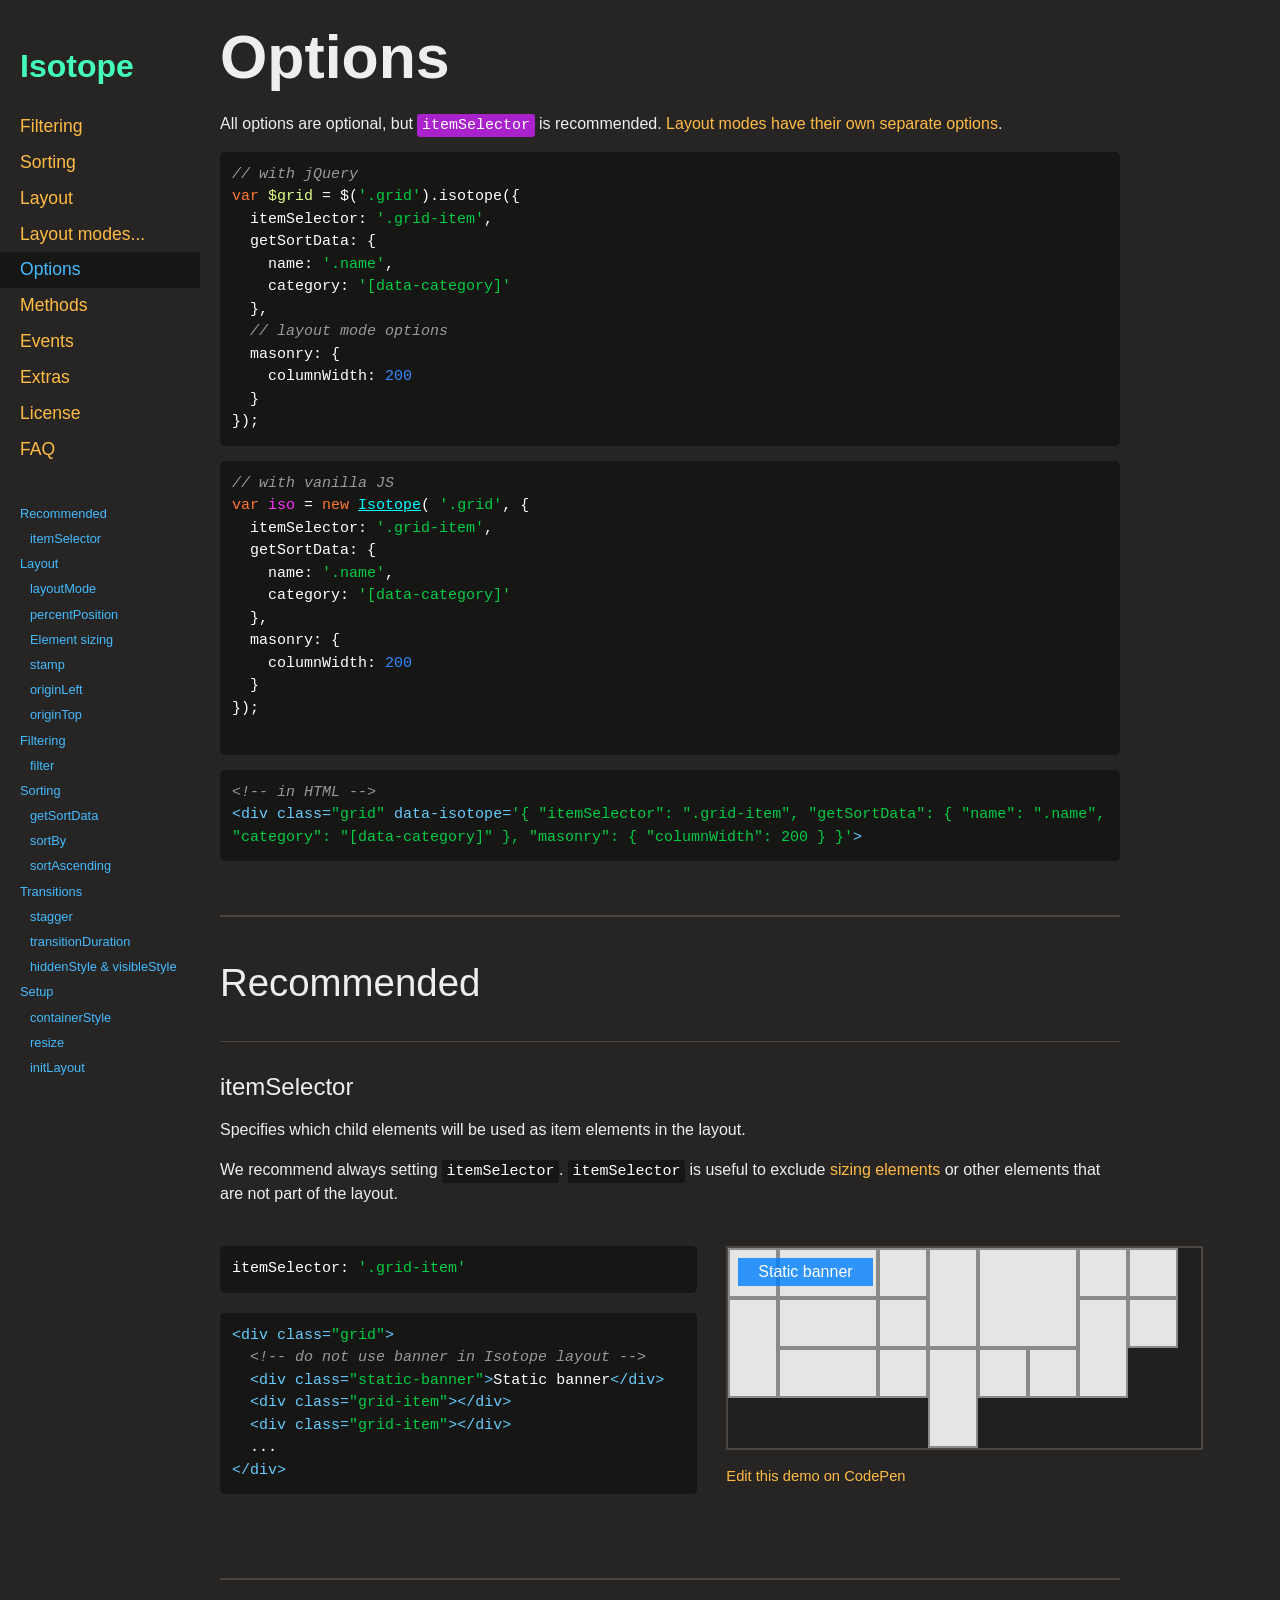
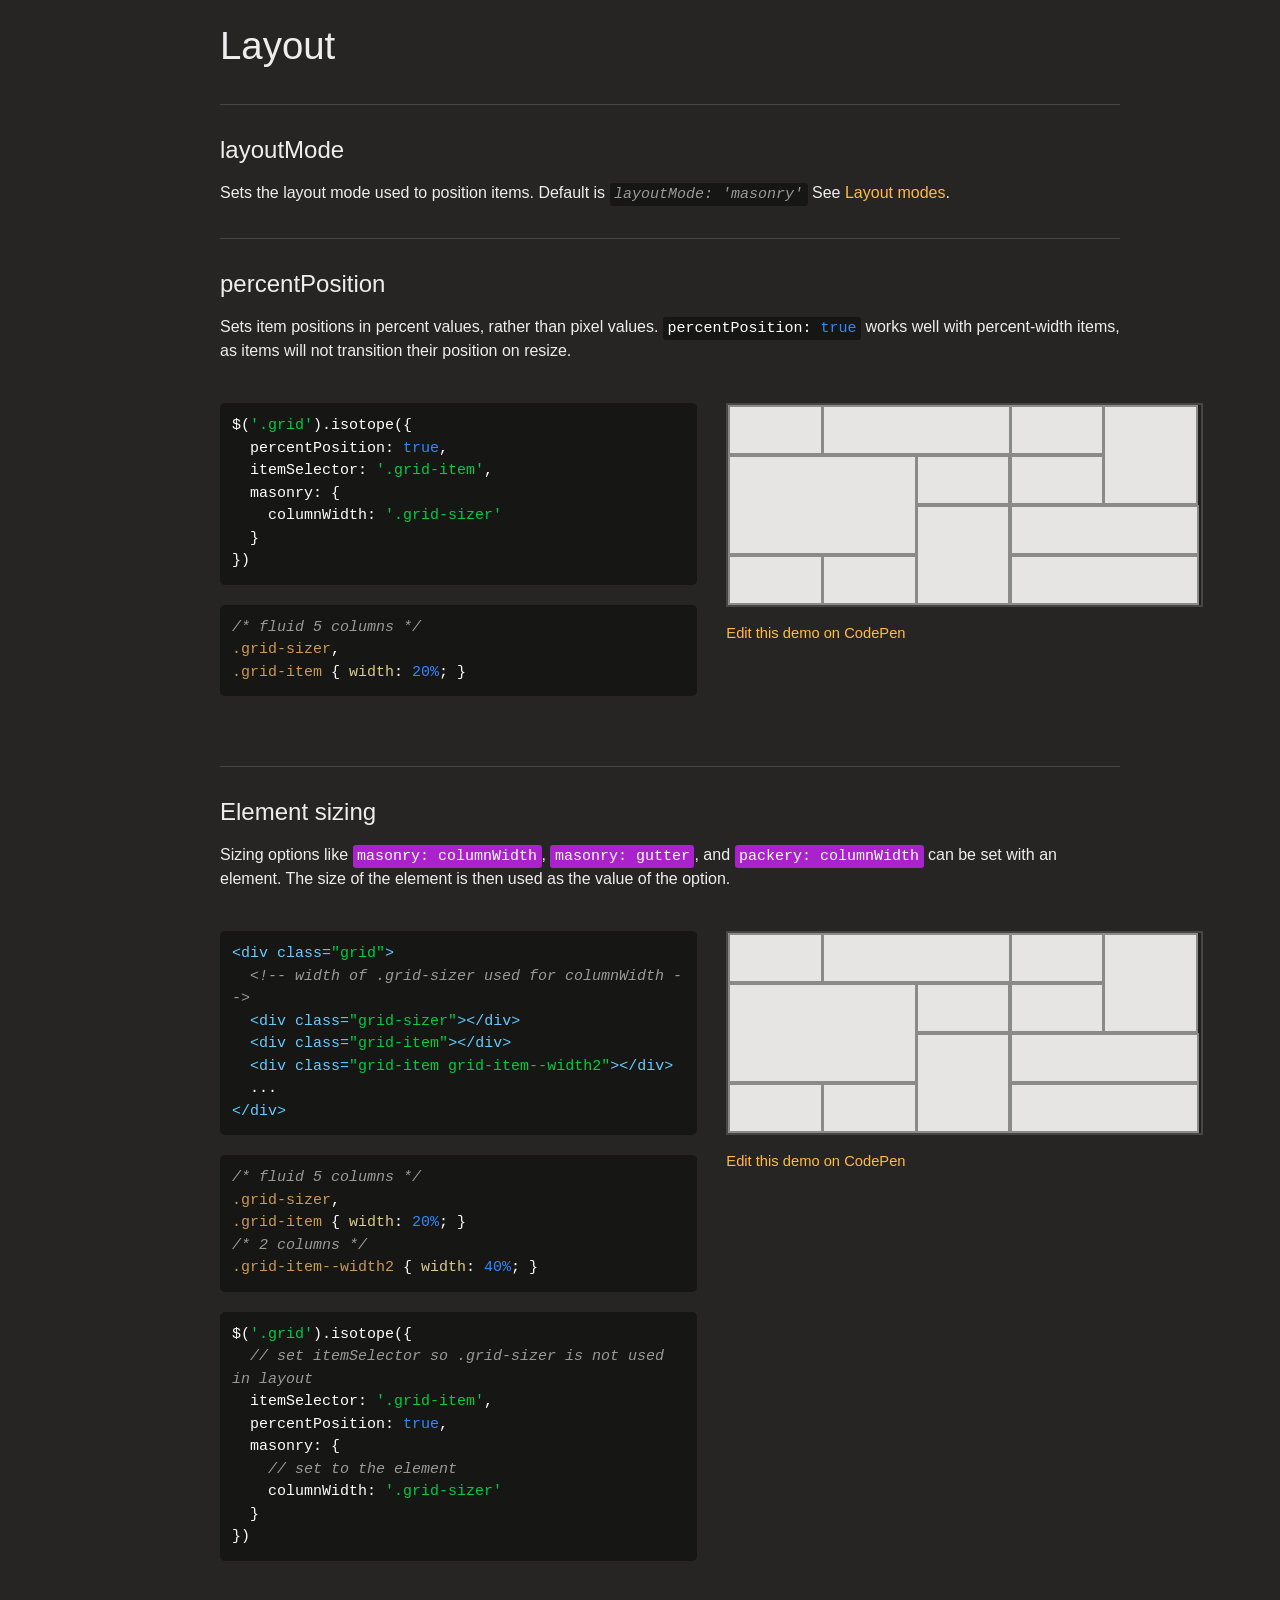
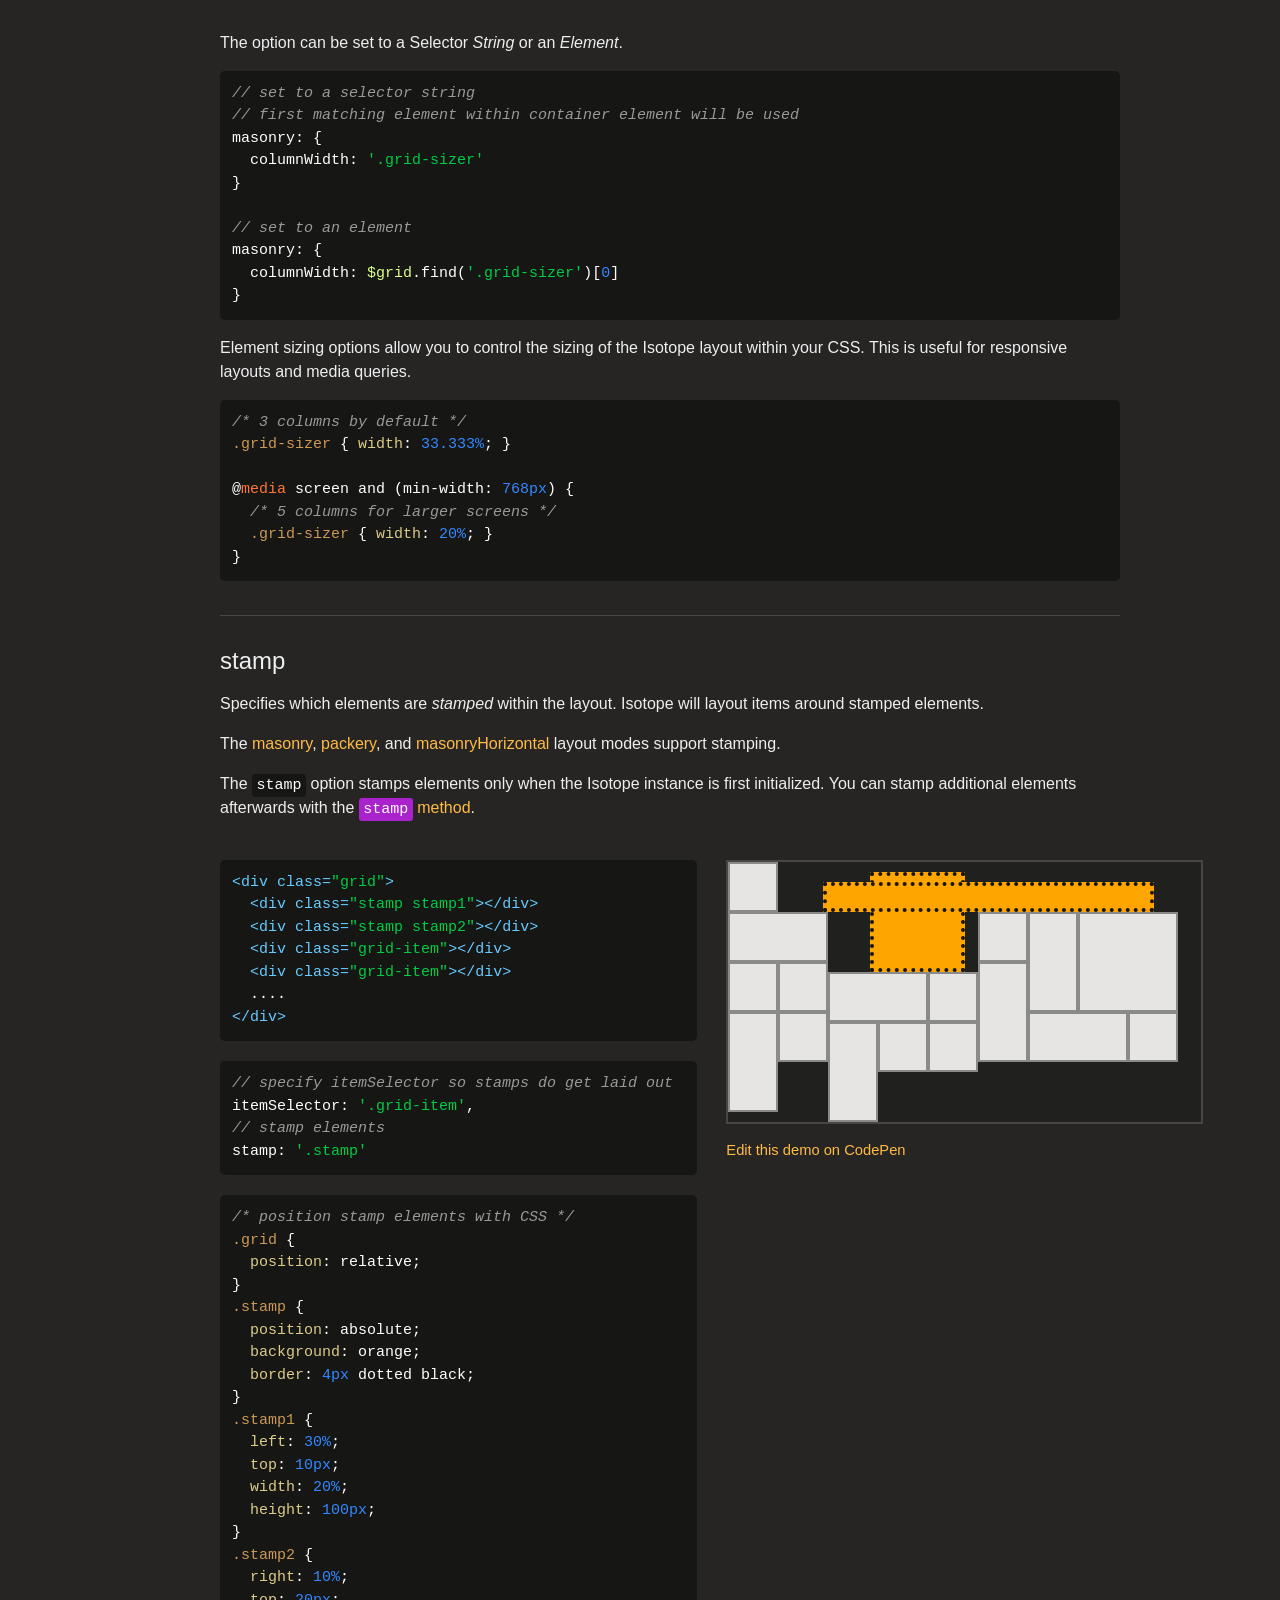
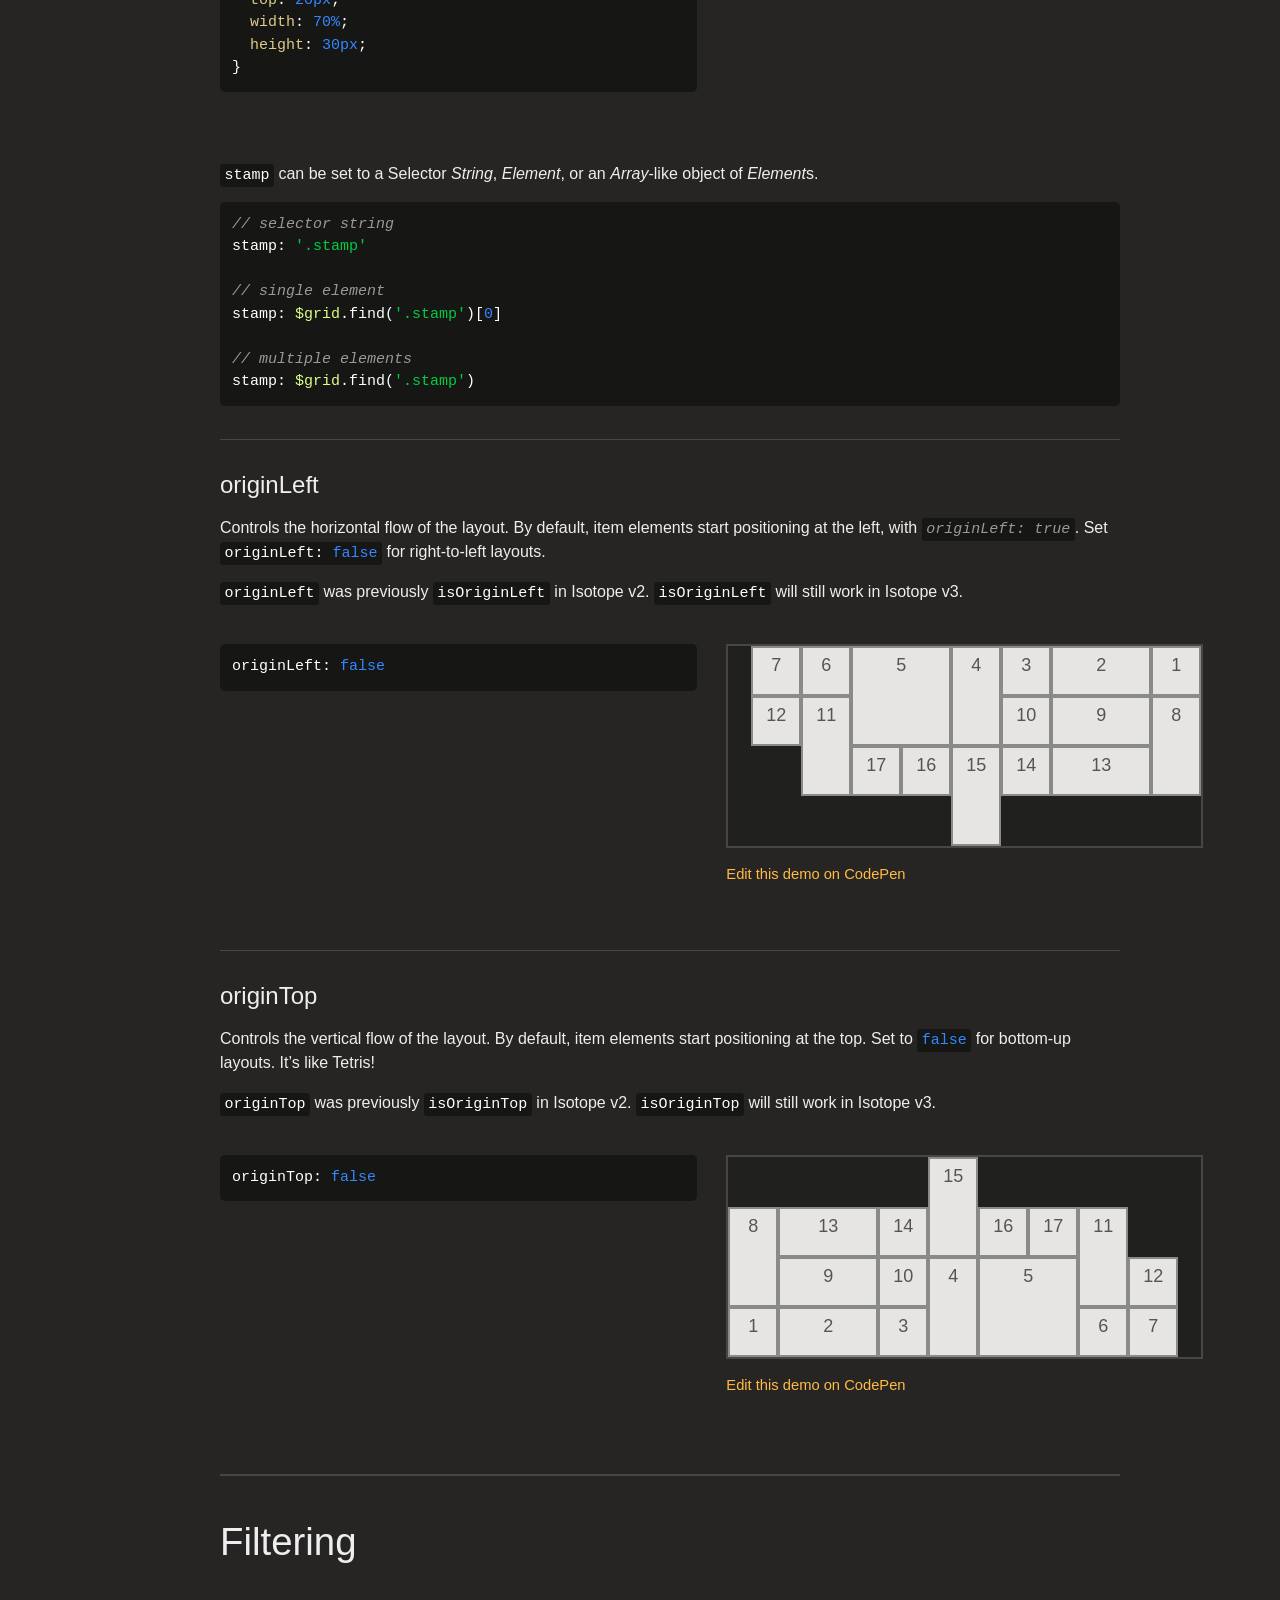
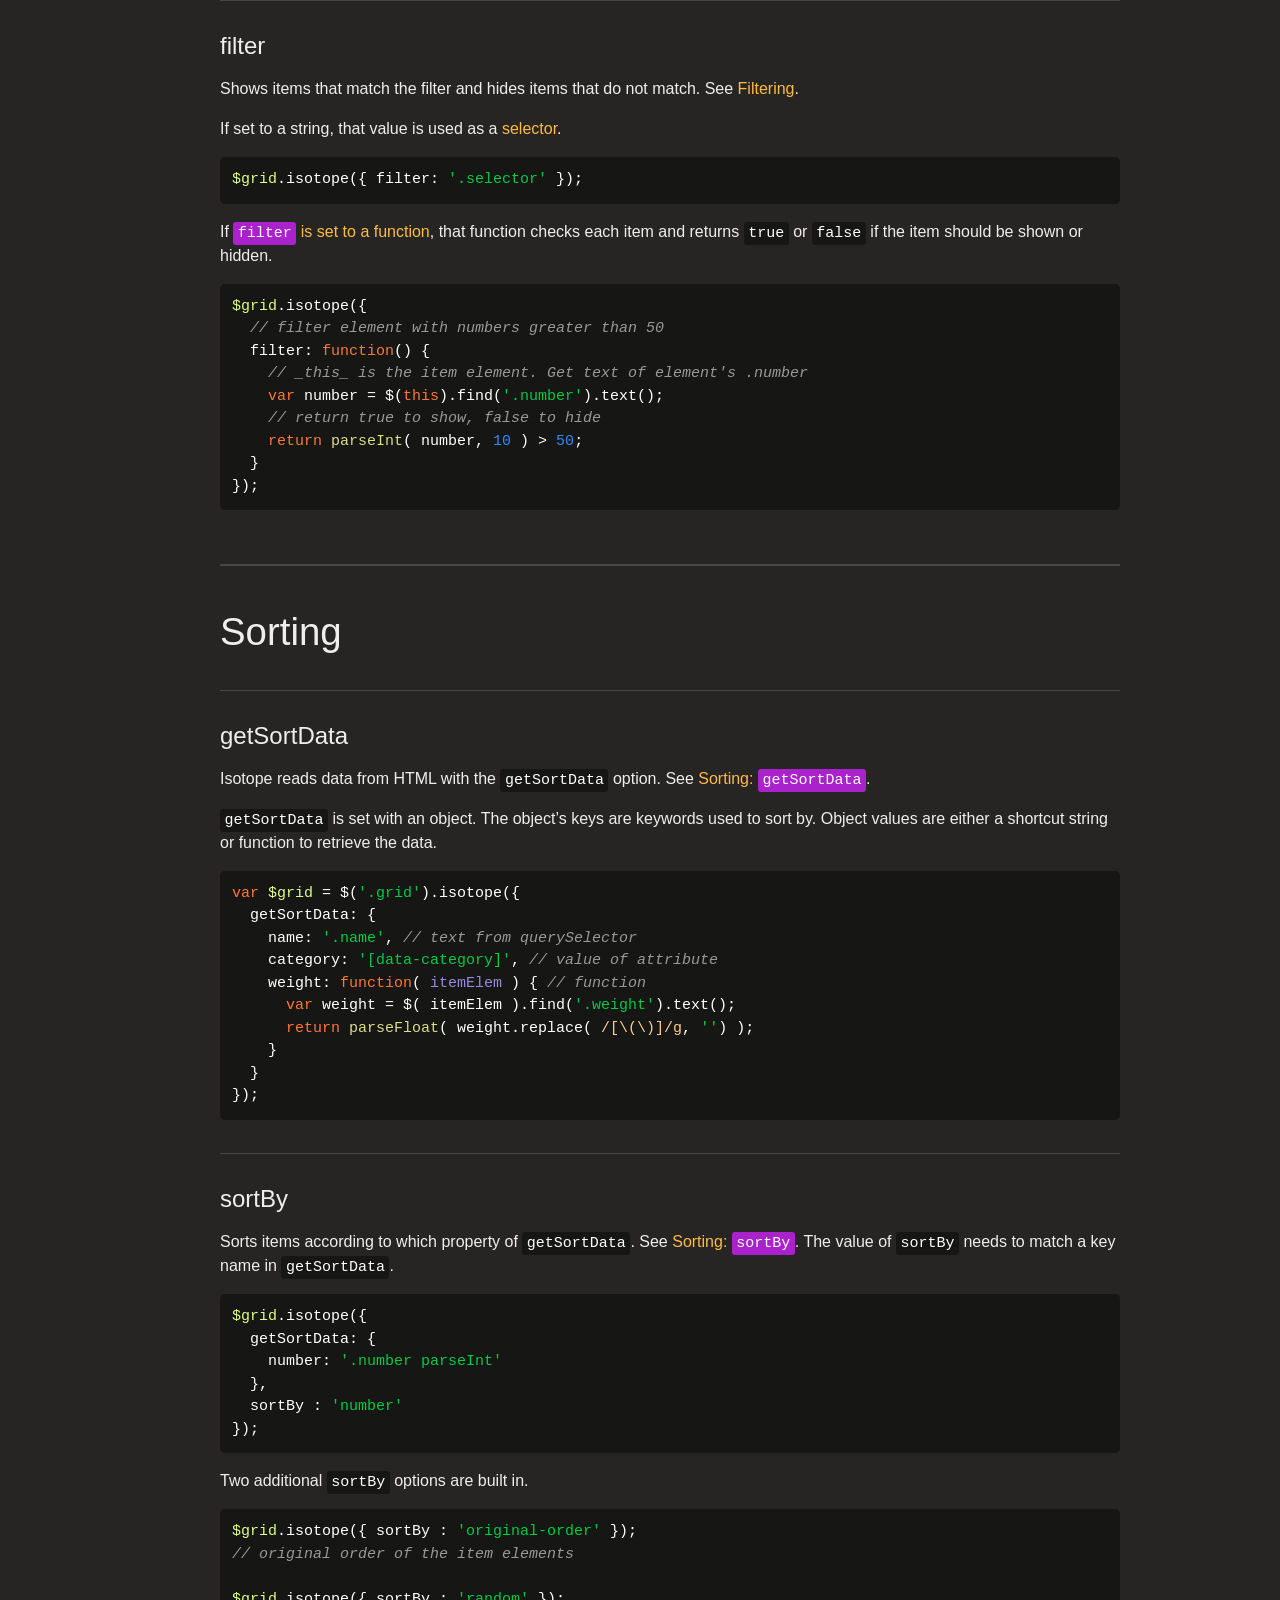
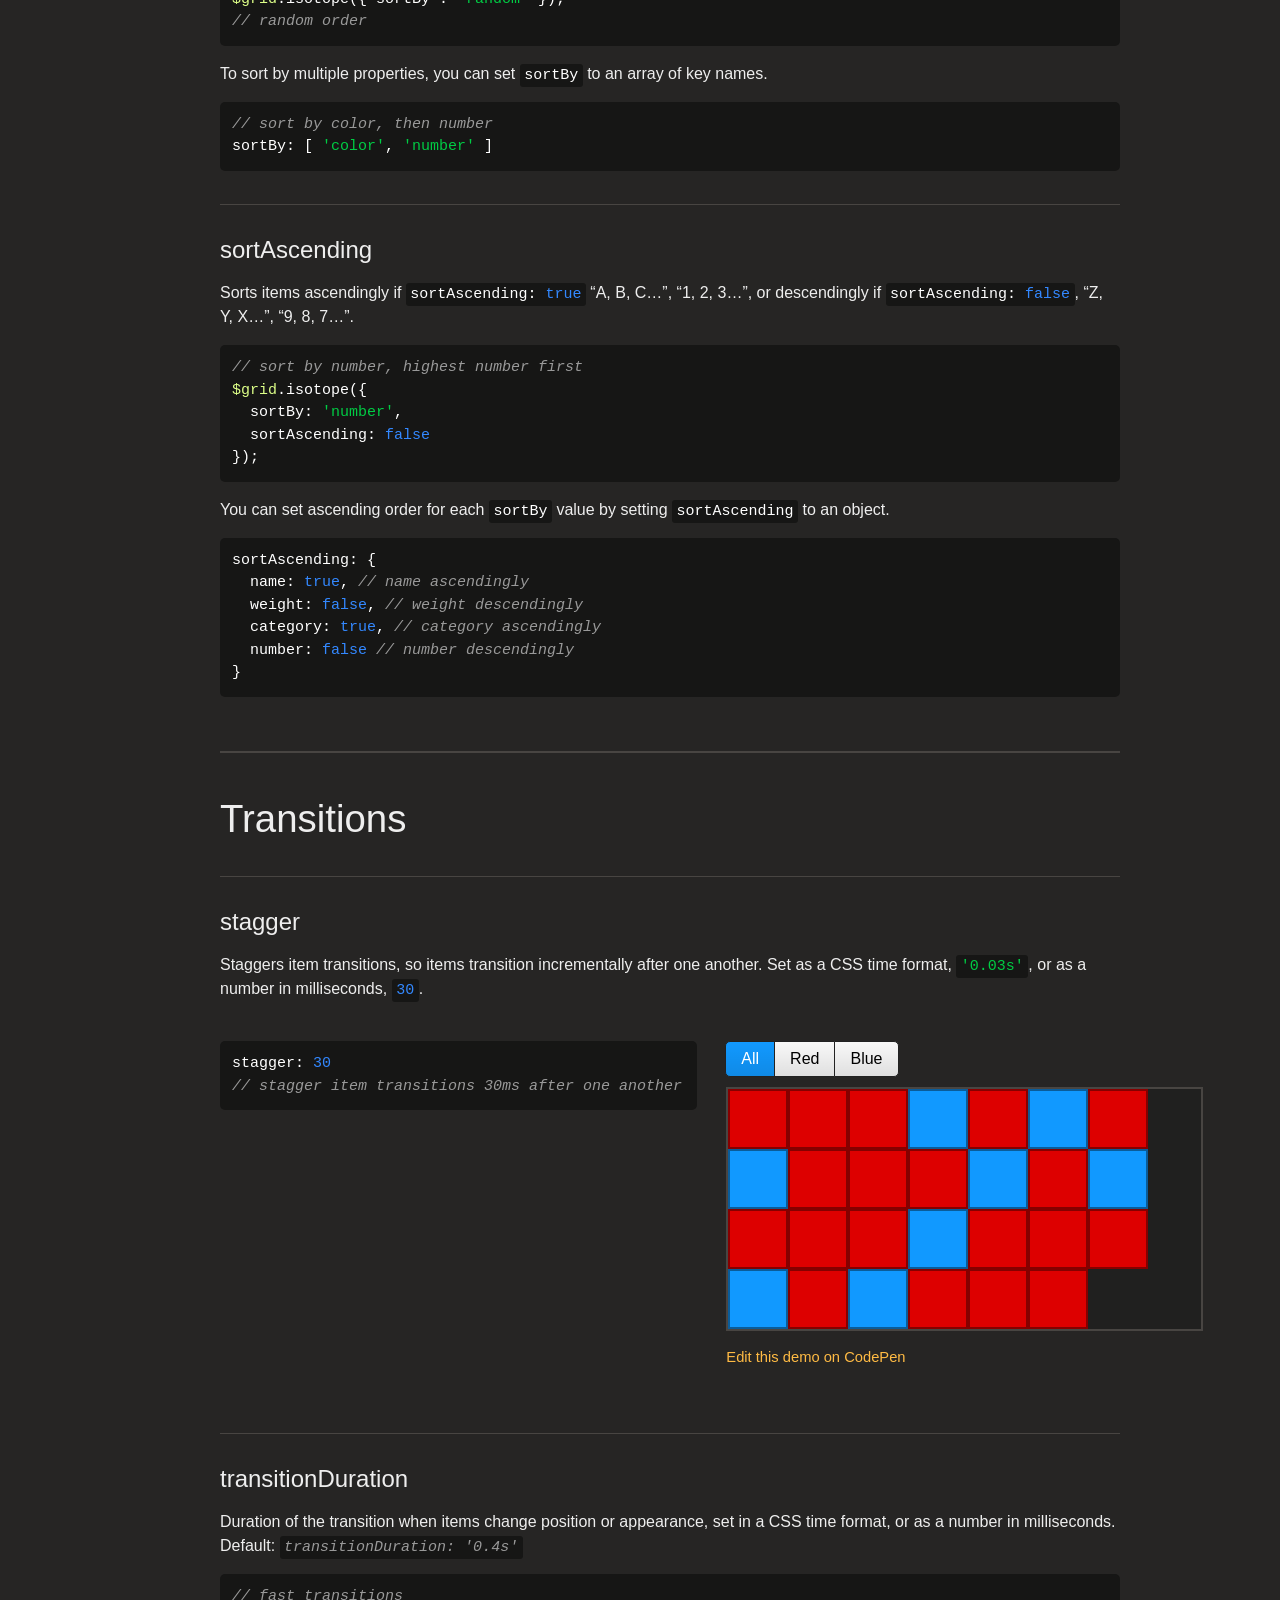
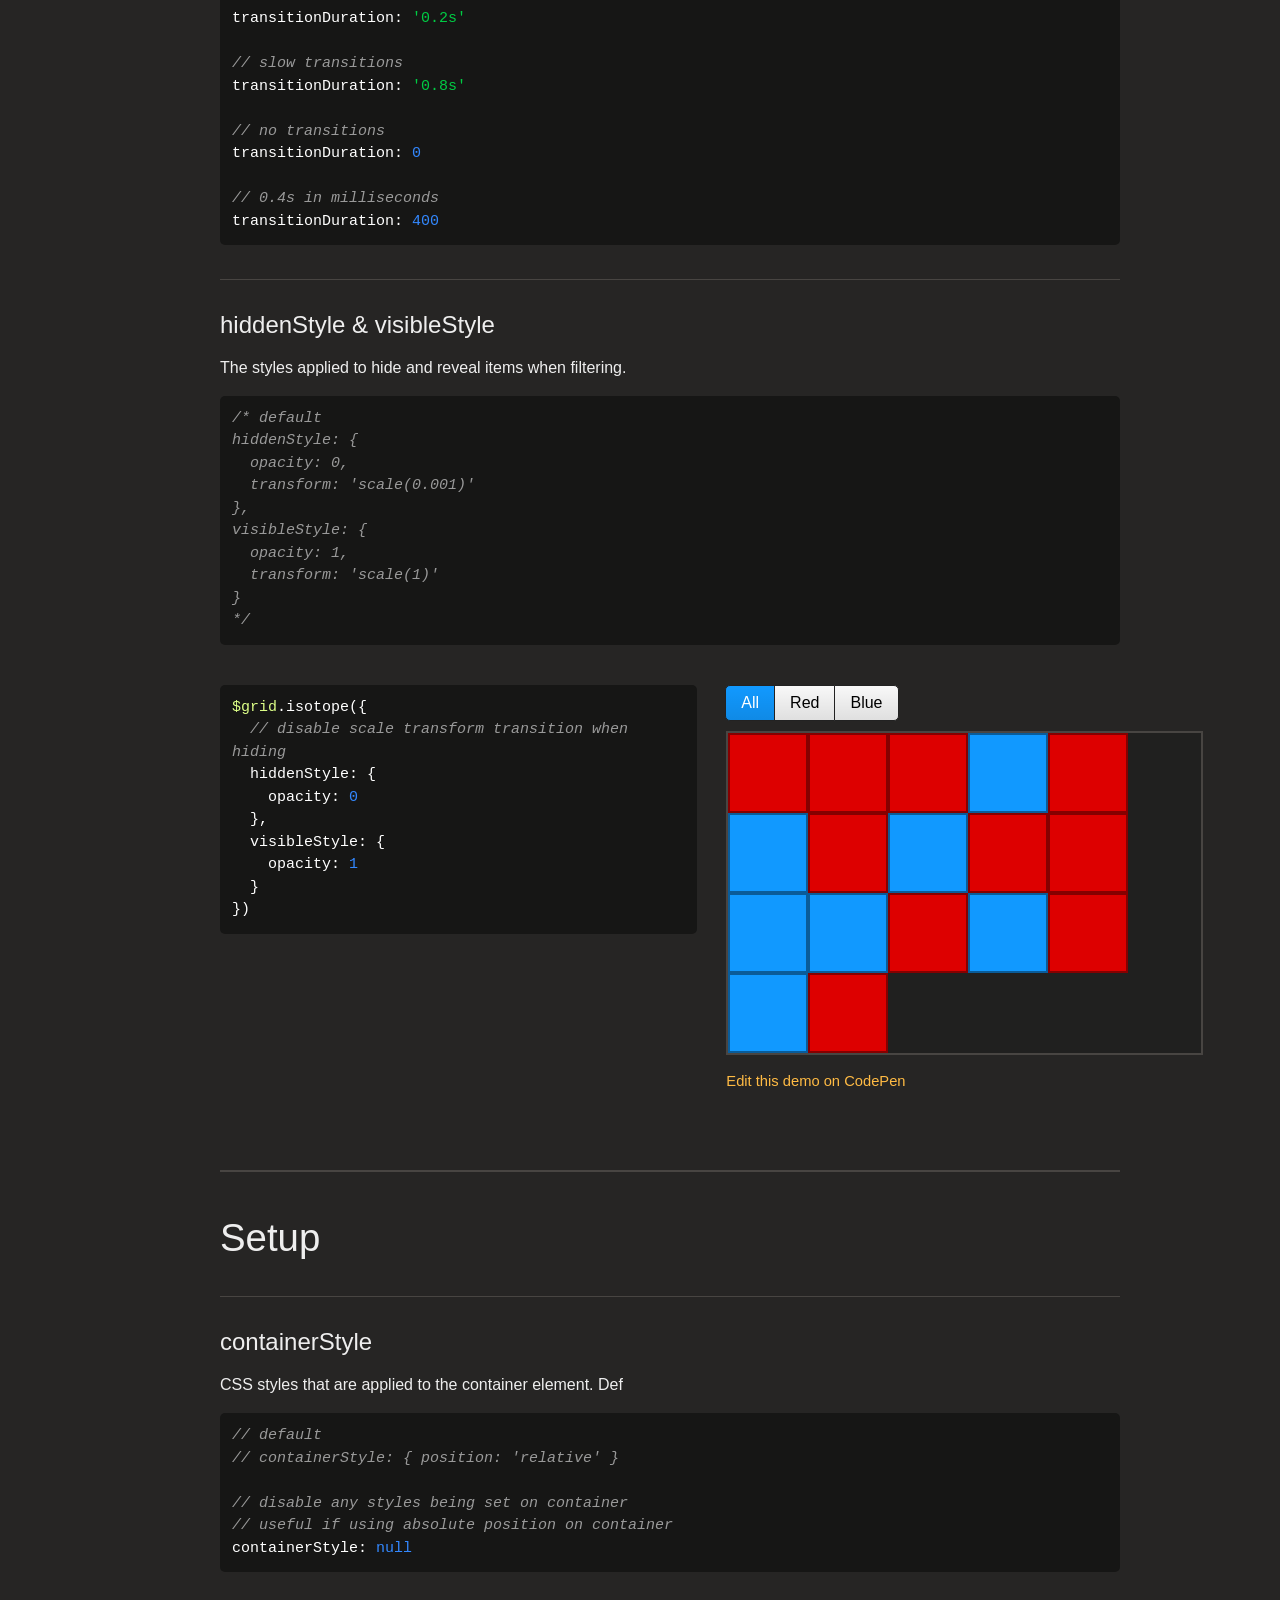
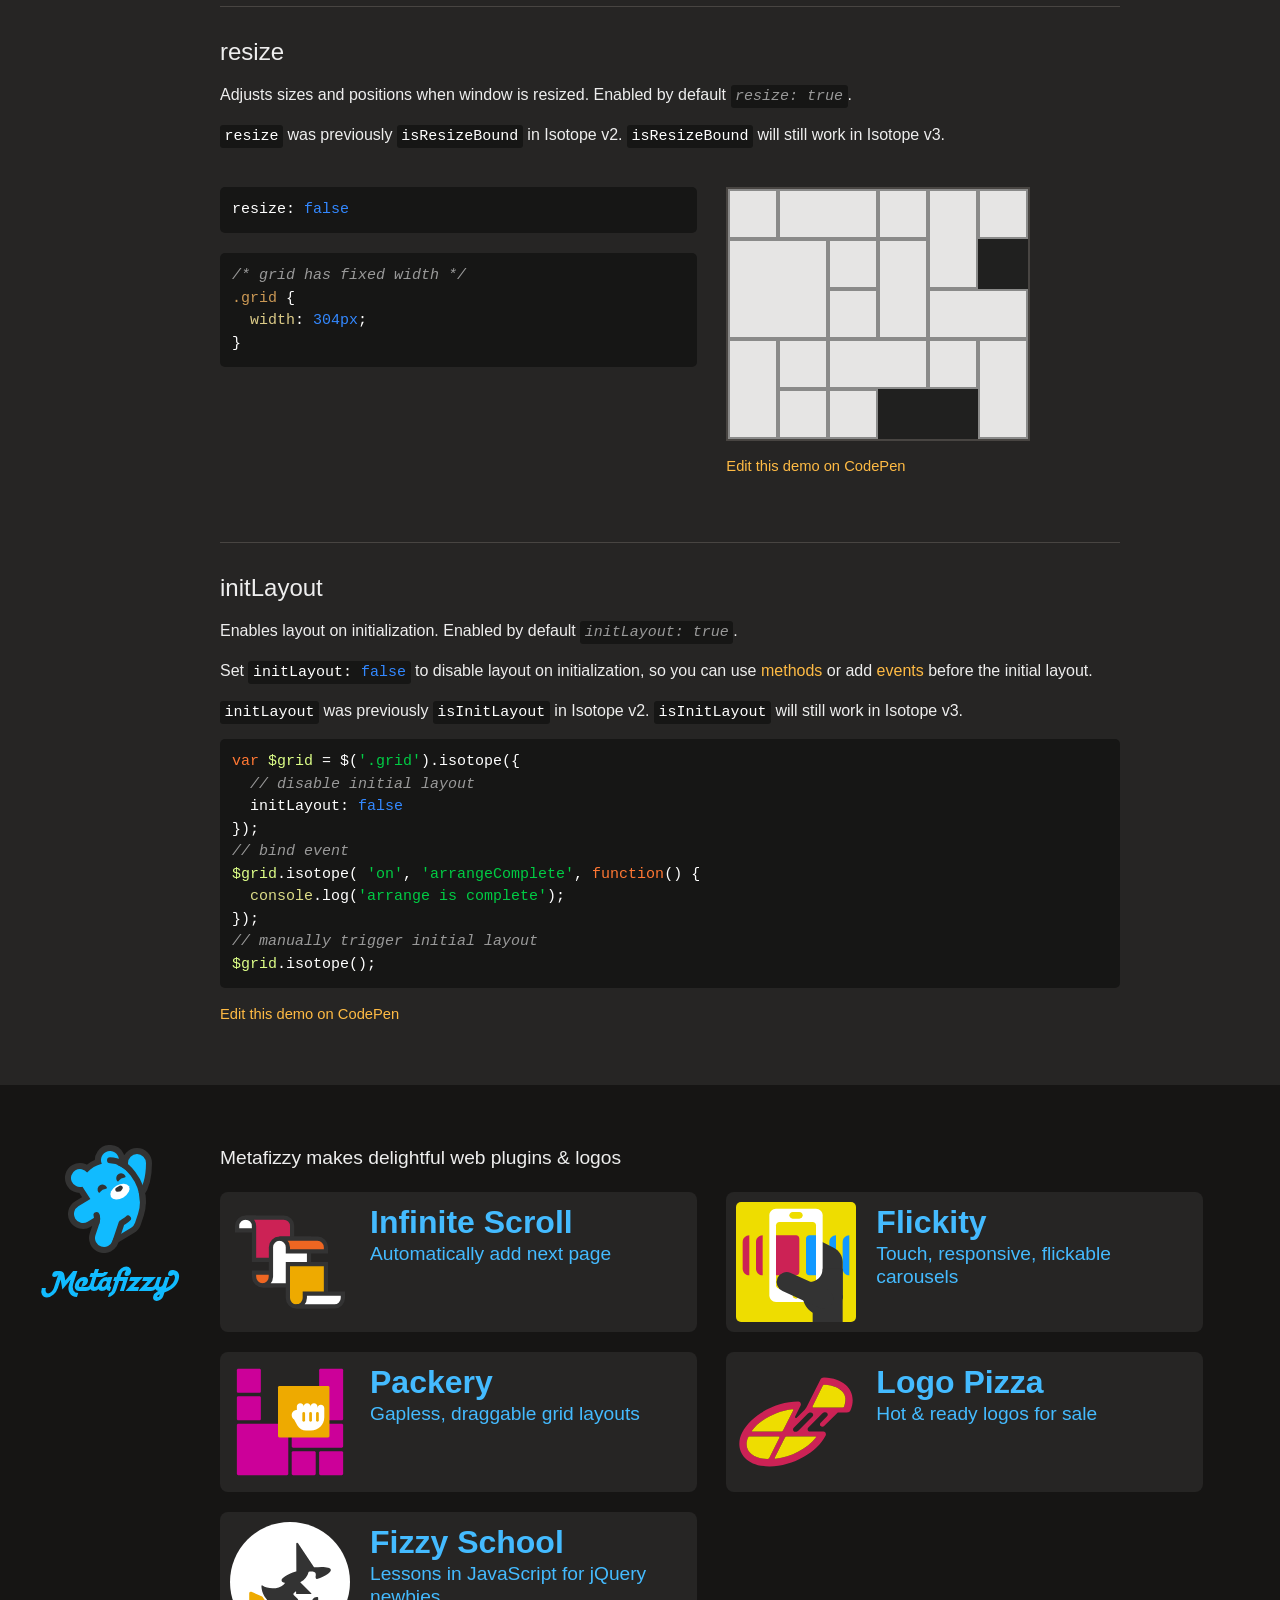
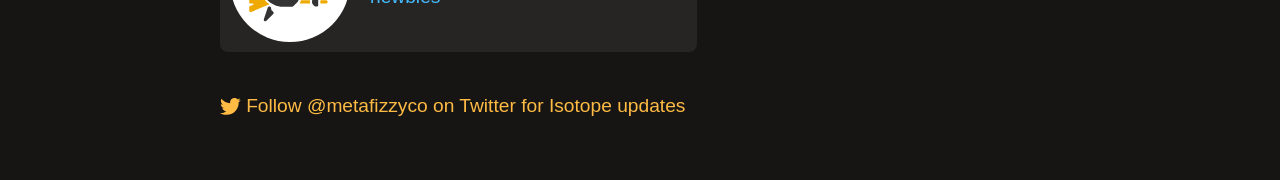
<file: js/isotope-docs/options.html>
<!doctype html>
<html class="export" lang="en">
<head>
  <meta charset="utf-8">
  <meta name="viewport" content="width=device-width">
  <meta name="description" content="Filter &amp; sort magical layouts">

  <title>Isotope &#xB7; Options</title>

    <!-- Isotope does not require any CSS files -->
    <link rel="stylesheet" href="css/isotope-docs.css?6" media="screen">

  <meta name="twitter:card" content="summary">
  <meta name="twitter:site" content="@metafizzyco">
  <meta name="twitter:url" content="https://isotope.metafizzy.co/options.html">
  <meta name="twitter:title" content="Isotope Options">
  <meta name="twitter:description" content="Filter &amp; sort magical layouts">

</head>
<body class="page--options">


  <div class="nav">
    <h1 class="nav__title"><a href=".">Isotope</a></h1>
  
    <ol class="site-nav">
      <li class="site-nav__item site-nav__item--filtering">
        <a class="site-nav__item__link" href="filtering.html">Filtering</a></li>
      <li class="site-nav__item site-nav__item--sorting">
        <a class="site-nav__item__link" href="sorting.html">Sorting</a></li>
      <li class="site-nav__item site-nav__item--layout ">
        <a class="site-nav__item__link" href="layout.html">Layout</a>
      </li>
      <li class="site-nav__item site-nav__item--layout-modes sub-nav-parent">
        <a class="site-nav__item__link" href="layout-modes.html">Layout modes</a>
        <ul class="sub-nav">
            <li class="sub-nav__item sub-nav__item--masonry">
              <a class="sub-nav__item__link" href="layout-modes/masonry.html">masonry</a></li>
            <li class="sub-nav__item sub-nav__item--fitrows">
              <a class="sub-nav__item__link" href="layout-modes/fitrows.html">fitRows</a></li>
            <li class="sub-nav__item sub-nav__item--vertical">
              <a class="sub-nav__item__link" href="layout-modes/vertical.html">vertical</a></li>
            <li class="sub-nav__item sub-nav__item--packery">
              <a class="sub-nav__item__link" href="layout-modes/packery.html">packery</a></li>
            <li class="sub-nav__item sub-nav__item--cellsbyrow">
              <a class="sub-nav__item__link" href="layout-modes/cellsbyrow.html">cellsByRow</a></li>
            <li class="sub-nav__item sub-nav__item--masonryhorizontal">
              <a class="sub-nav__item__link" href="layout-modes/masonryhorizontal.html">masonryHorizontal</a></li>
            <li class="sub-nav__item sub-nav__item--fitcolumns">
              <a class="sub-nav__item__link" href="layout-modes/fitcolumns.html">fitColumns</a></li>
            <li class="sub-nav__item sub-nav__item--cellsbycolumn">
              <a class="sub-nav__item__link" href="layout-modes/cellsbycolumn.html">cellsByColumn</a></li>
            <li class="sub-nav__item sub-nav__item--horiz">
              <a class="sub-nav__item__link" href="layout-modes/horiz.html">horiz</a></li>
        </ul>
      </li>
      <li class="site-nav__item site-nav__item--options">
        <a class="site-nav__item__link" href="options.html">Options</a></li>
      <li class="site-nav__item site-nav__item--methods">
        <a class="site-nav__item__link" href="methods.html">Methods</a></li>
      <li class="site-nav__item site-nav__item--events">
        <a class="site-nav__item__link" href="events.html">Events</a></li>
      <li class="site-nav__item site-nav__item--extras">
        <a class="site-nav__item__link" href="extras.html">Extras</a></li>
      <li class="site-nav__item site-nav__item--license">
        <a class="site-nav__item__link" href="license.html">License</a></li>
      <li class="site-nav__item site-nav__item--faq">
        <a class="site-nav__item__link" href="faq.html">FAQ</a></li>
    </ol>
  
    <ul class="page-nav" data-js="page-nav">
<li class="page-nav__item page-nav__item--h2"><a href="#recommended">Recommended</a></li>
<li class="page-nav__item page-nav__item--h3"><a href="#itemselector">itemSelector</a></li>
<li class="page-nav__item page-nav__item--h2"><a href="#layout">Layout</a></li>
<li class="page-nav__item page-nav__item--h3"><a href="#layoutmode">layoutMode</a></li>
<li class="page-nav__item page-nav__item--h3"><a href="#percentposition">percentPosition</a></li>
<li class="page-nav__item page-nav__item--h3"><a href="#element-sizing">Element sizing</a></li>
<li class="page-nav__item page-nav__item--h3"><a href="#stamp">stamp</a></li>
<li class="page-nav__item page-nav__item--h3"><a href="#originleft">originLeft</a></li>
<li class="page-nav__item page-nav__item--h3"><a href="#origintop">originTop</a></li>
<li class="page-nav__item page-nav__item--h2"><a href="#filtering">Filtering</a></li>
<li class="page-nav__item page-nav__item--h3"><a href="#filter">filter</a></li>
<li class="page-nav__item page-nav__item--h2"><a href="#sorting">Sorting</a></li>
<li class="page-nav__item page-nav__item--h3"><a href="#getsortdata">getSortData</a></li>
<li class="page-nav__item page-nav__item--h3"><a href="#sortby">sortBy</a></li>
<li class="page-nav__item page-nav__item--h3"><a href="#sortascending">sortAscending</a></li>
<li class="page-nav__item page-nav__item--h2"><a href="#transitions">Transitions</a></li>
<li class="page-nav__item page-nav__item--h3"><a href="#stagger">stagger</a></li>
<li class="page-nav__item page-nav__item--h3"><a href="#transitionduration">transitionDuration</a></li>
<li class="page-nav__item page-nav__item--h3"><a href="#hiddenstyle-visiblestyle">hiddenStyle &amp; visibleStyle</a></li>
<li class="page-nav__item page-nav__item--h2"><a href="#setup">Setup</a></li>
<li class="page-nav__item page-nav__item--h3"><a href="#containerstyle">containerStyle</a></li>
<li class="page-nav__item page-nav__item--h3"><a href="#resize">resize</a></li>
<li class="page-nav__item page-nav__item--h3"><a href="#initlayout">initLayout</a></li>
</ul>
  </div>


  <div id="content" class="main">
    <div class="container">
        <h1>Options</h1>


<p>All options are optional, but <a href="#itemselector"><code>itemSelector</code></a> is recommended. <a href="layout-modes.html#layout-mode-options">Layout modes have their own separate options</a>.</p>

<pre><code class="js"><span class="comment">// with jQuery</span>
<span class="keyword">var</span> <span class="jquery_var">$grid</span> = $(<span class="string">&apos;.grid&apos;</span>).isotope({
  <span class="attr">itemSelector</span>: <span class="string">&apos;.grid-item&apos;</span>,
  <span class="attr">getSortData</span>: {
    <span class="attr">name</span>: <span class="string">&apos;.name&apos;</span>,
    <span class="attr">category</span>: <span class="string">&apos;[data-category]&apos;</span>
  },
  <span class="comment">// layout mode options</span>
  masonry: {
    <span class="attr">columnWidth</span>: <span class="number">200</span>
  }
});
</code></pre>
<pre><code class="js"><span class="comment">// with vanilla JS</span>
<span class="keyword">var</span> <span class="isotope_var">iso</span> = <span class="keyword">new</span> <span class="isotope_keyword">Isotope</span>( <span class="string">&apos;.grid&apos;</span>, {
  <span class="attr">itemSelector</span>: <span class="string">&apos;.grid-item&apos;</span>,
  <span class="attr">getSortData</span>: {
    <span class="attr">name</span>: <span class="string">&apos;.name&apos;</span>,
    <span class="attr">category</span>: <span class="string">&apos;[data-category]&apos;</span>
  },
  <span class="attr">masonry</span>: {
    <span class="attr">columnWidth</span>: <span class="number">200</span>
  }
});

</code></pre>
<pre><code class="html"><span class="comment">&lt;!-- in HTML --&gt;</span>
<span class="tag">&lt;<span class="name">div</span> <span class="attr">class</span>=<span class="string">&quot;grid&quot;</span> <span class="attr">data-isotope</span>=<span class="string">&apos;{ &quot;itemSelector&quot;: &quot;.grid-item&quot;, &quot;getSortData&quot;: { &quot;name&quot;: &quot;.name&quot;, &quot;category&quot;: &quot;[data-category]&quot; }, &quot;masonry&quot;: { &quot;columnWidth&quot;: 200 } }&apos;</span>&gt;</span>
</code></pre>

<h2 id="recommended">Recommended</h2>

<h3 id="itemselector">itemSelector</h3>

<p>Specifies which child elements will be used as item elements in the layout.</p>

<p>We recommend always setting <code>itemSelector</code>. <code>itemSelector</code> is useful to exclude <a href="#element-sizing">sizing elements</a> or other elements that are not part of the layout.</p>

<div class="duo example">
  <div class="duo__cell example__code">
<pre><code class="js">itemSelector: <span class="string">&apos;.grid-item&apos;</span>
</code></pre>

<pre><code class="html"><span class="tag">&lt;<span class="name">div</span> <span class="attr">class</span>=<span class="string">&quot;grid&quot;</span>&gt;</span>
  <span class="comment">&lt;!-- do not use banner in Isotope layout --&gt;</span>
  <span class="tag">&lt;<span class="name">div</span> <span class="attr">class</span>=<span class="string">&quot;static-banner&quot;</span>&gt;</span>Static banner<span class="tag">&lt;/<span class="name">div</span>&gt;</span>
  <span class="tag">&lt;<span class="name">div</span> <span class="attr">class</span>=<span class="string">&quot;grid-item&quot;</span>&gt;</span><span class="tag">&lt;/<span class="name">div</span>&gt;</span>
  <span class="tag">&lt;<span class="name">div</span> <span class="attr">class</span>=<span class="string">&quot;grid-item&quot;</span>&gt;</span><span class="tag">&lt;/<span class="name">div</span>&gt;</span>
  ...
<span class="tag">&lt;/<span class="name">div</span>&gt;</span>
</code></pre>
  </div>
  <div class="duo__cell example__demo">
    <div class="grid grid--has-banner" data-isotope="{ &quot;itemSelector&quot;: &quot;.grid-item&quot;, &quot;masonry&quot;: { &quot;columnWidth&quot;: 50 }}">
      <div class="static-banner">Static banner</div>
      <div class="grid-item"></div>
      <div class="grid-item grid-item--width2"></div>
      <div class="grid-item"></div>
      <div class="grid-item grid-item--height2"></div>
      <div class="grid-item grid-item--width2 grid-item--height2"></div>
      <div class="grid-item"></div>
      <div class="grid-item"></div>
      <div class="grid-item grid-item--height2"></div>
      <div class="grid-item grid-item--width2"></div>
      <div class="grid-item"></div>
      <div class="grid-item grid-item--height2"></div>
      <div class="grid-item"></div>
      <div class="grid-item grid-item--width2"></div>
      <div class="grid-item"></div>
      <div class="grid-item grid-item--height2"></div>
      <div class="grid-item"></div>
      <div class="grid-item"></div>
    </div>
    <p class="edit-demo">
        <a href="https://codepen.io/desandro/pen/yNOdxr">Edit this demo on CodePen</a>
    </p>
  </div>
</div>


<h2 id="layout">Layout</h2>

<h3 id="layoutmode">layoutMode</h3>

<p>Sets the layout mode used to position items. Default is
  <code><span class="comment">layoutMode: &apos;masonry&apos;</span></code>
  See <a href="layout-modes.html">Layout modes</a>.</p>


<h3 id="percentposition">percentPosition</h3>

<p>Sets item positions in percent values, rather than pixel values. <code>percentPosition: <span class="literal">true</span></code> works well with percent-width items, as items will not transition their position on resize.</p>

<div class="duo example">
  <div class="duo__cell example__code">
<pre><code class="js">$(<span class="string">&apos;.grid&apos;</span>).isotope({
  <span class="attr">percentPosition</span>: <span class="literal">true</span>,
  <span class="attr">itemSelector</span>: <span class="string">&apos;.grid-item&apos;</span>,
  <span class="attr">masonry</span>: {
    <span class="attr">columnWidth</span>: <span class="string">&apos;.grid-sizer&apos;</span>
  }
})
</code></pre>

<pre><code class="css"><span class="comment">/* fluid 5 columns */</span>
<span class="selector-class">.grid-sizer</span>,
<span class="selector-class">.grid-item</span> { <span class="attribute">width</span>: <span class="number">20%</span>; }
</code></pre>
  </div>
  <div class="duo__cell example__demo">
    <div class="grid grid--fluid-5-col" data-isotope="{ &quot;masonry&quot;: { &quot;columnWidth&quot;: &quot;.grid-sizer&quot; }, &quot;itemSelector&quot;: &quot;.grid-item&quot;, &quot;percentPosition&quot;: true }">
      <div class="grid-sizer"></div>
      <div class="grid-item"></div>
      <div class="grid-item grid-item--width2"></div>
      <div class="grid-item"></div>
      <div class="grid-item grid-item--height2"></div>
      <div class="grid-item grid-item--width2 grid-item--height2"></div>
      <div class="grid-item"></div>
      <div class="grid-item"></div>
      <div class="grid-item grid-item--height2"></div>
      <div class="grid-item grid-item--width2"></div>
      <div class="grid-item"></div>
      <div class="grid-item grid-item--width2"></div>
      <div class="grid-item"></div>
    </div>
    <p class="edit-demo">
        <a href="https://codepen.io/desandro/pen/mIkhq">Edit this demo on CodePen</a>
    </p>
  </div>
</div>


<h3 id="element-sizing">Element sizing</h3>

<p>Sizing options like <a href="layout-modes/masonry.html#columnwidth"><code>masonry: columnWidth</code></a>, <a href="layout-modes/masonry.html#gutter"><code>masonry: gutter</code></a>, and <a href="layout-modes/packery.html#columnwidth"><code>packery: columnWidth</code></a> can be set with an element. The size of the element is then used as the value of the option.</p>

<div class="duo example">
  <div class="duo__cell example__code">
<pre><code class="html"><span class="tag">&lt;<span class="name">div</span> <span class="attr">class</span>=<span class="string">&quot;grid&quot;</span>&gt;</span>
  <span class="comment">&lt;!-- width of .grid-sizer used for columnWidth --&gt;</span>
  <span class="tag">&lt;<span class="name">div</span> <span class="attr">class</span>=<span class="string">&quot;grid-sizer&quot;</span>&gt;</span><span class="tag">&lt;/<span class="name">div</span>&gt;</span>
  <span class="tag">&lt;<span class="name">div</span> <span class="attr">class</span>=<span class="string">&quot;grid-item&quot;</span>&gt;</span><span class="tag">&lt;/<span class="name">div</span>&gt;</span>
  <span class="tag">&lt;<span class="name">div</span> <span class="attr">class</span>=<span class="string">&quot;grid-item grid-item--width2&quot;</span>&gt;</span><span class="tag">&lt;/<span class="name">div</span>&gt;</span>
  ...
<span class="tag">&lt;/<span class="name">div</span>&gt;</span>
</code></pre>

<pre><code class="css"><span class="comment">/* fluid 5 columns */</span>
<span class="selector-class">.grid-sizer</span>,
<span class="selector-class">.grid-item</span> { <span class="attribute">width</span>: <span class="number">20%</span>; }
<span class="comment">/* 2 columns */</span>
<span class="selector-class">.grid-item--width2</span> { <span class="attribute">width</span>: <span class="number">40%</span>; }
</code></pre>

<pre><code class="js">$(<span class="string">&apos;.grid&apos;</span>).isotope({
  <span class="comment">// set itemSelector so .grid-sizer is not used in layout</span>
  itemSelector: <span class="string">&apos;.grid-item&apos;</span>,
  <span class="attr">percentPosition</span>: <span class="literal">true</span>,
  <span class="attr">masonry</span>: {
    <span class="comment">// set to the element</span>
    columnWidth: <span class="string">&apos;.grid-sizer&apos;</span>
  }
})
</code></pre>
  </div>
  <div class="duo__cell examle__demo">
    <div class="grid grid--fluid-5-col" data-isotope="{ &quot;masonry&quot;: { &quot;columnWidth&quot;: &quot;.grid-sizer&quot; }, &quot;itemSelector&quot;: &quot;.grid-item&quot;, &quot;percentPosition&quot;: true }">
      <div class="grid-sizer"></div>
      <div class="grid-item"></div>
      <div class="grid-item grid-item--width2"></div>
      <div class="grid-item"></div>
      <div class="grid-item grid-item--height2"></div>
      <div class="grid-item grid-item--width2 grid-item--height2"></div>
      <div class="grid-item"></div>
      <div class="grid-item"></div>
      <div class="grid-item grid-item--height2"></div>
      <div class="grid-item grid-item--width2"></div>
      <div class="grid-item"></div>
      <div class="grid-item grid-item--width2"></div>
      <div class="grid-item"></div>
    </div>

    <p class="edit-demo">
        <a href="https://codepen.io/desandro/pen/mIkhq">Edit this demo on CodePen</a>
    </p>
  </div>
</div>

<p>The option can be set to a Selector <i>String</i> or an <i>Element</i>.</p>

<pre><code class="js"><span class="comment">// set to a selector string</span>
<span class="comment">// first matching element within container element will be used</span>
masonry: {
  <span class="attr">columnWidth</span>: <span class="string">&apos;.grid-sizer&apos;</span>
}

<span class="comment">// set to an element</span>
masonry: {
  <span class="attr">columnWidth</span>: <span class="jquery_var">$grid</span>.find(<span class="string">&apos;.grid-sizer&apos;</span>)[<span class="number">0</span>]
}
</code></pre>

<p>Element sizing options allow you to control the sizing of the Isotope layout within your CSS. This is useful for responsive layouts and media queries.</p>

<pre><code class="css"><span class="comment">/* 3 columns by default */</span>
<span class="selector-class">.grid-sizer</span> { <span class="attribute">width</span>: <span class="number">33.333%</span>; }

@<span class="keyword">media</span> screen and (min-width: <span class="number">768px</span>) {
  <span class="comment">/* 5 columns for larger screens */</span>
  <span class="selector-class">.grid-sizer</span> { <span class="attribute">width</span>: <span class="number">20%</span>; }
}
</code></pre>


<h3 id="stamp">stamp</h3>

<p>Specifies which elements are <em>stamped</em> within the layout. Isotope will layout items around stamped elements.</p>

<p>The <a href="layout-modes/masonry.html">masonry</a>, <a href="layout-modes/packery.html">packery</a>, and <a href="layout-modes/masonryhorizontal.html">masonryHorizontal</a> layout modes support stamping.</p>

<p>The <code>stamp</code> option stamps elements only when the Isotope instance is first initialized. You can stamp additional elements afterwards with the <a href="methods.html#stamp"><code>stamp</code> method</a>.</p>

<div class="duo example">
  <div class="duo__cell example__code">
<pre><code class="html"><span class="tag">&lt;<span class="name">div</span> <span class="attr">class</span>=<span class="string">&quot;grid&quot;</span>&gt;</span>
  <span class="tag">&lt;<span class="name">div</span> <span class="attr">class</span>=<span class="string">&quot;stamp stamp1&quot;</span>&gt;</span><span class="tag">&lt;/<span class="name">div</span>&gt;</span>
  <span class="tag">&lt;<span class="name">div</span> <span class="attr">class</span>=<span class="string">&quot;stamp stamp2&quot;</span>&gt;</span><span class="tag">&lt;/<span class="name">div</span>&gt;</span>
  <span class="tag">&lt;<span class="name">div</span> <span class="attr">class</span>=<span class="string">&quot;grid-item&quot;</span>&gt;</span><span class="tag">&lt;/<span class="name">div</span>&gt;</span>
  <span class="tag">&lt;<span class="name">div</span> <span class="attr">class</span>=<span class="string">&quot;grid-item&quot;</span>&gt;</span><span class="tag">&lt;/<span class="name">div</span>&gt;</span>
  ....
<span class="tag">&lt;/<span class="name">div</span>&gt;</span>
</code></pre>

<pre><code class="js"><span class="comment">// specify itemSelector so stamps do get laid out</span>
itemSelector: <span class="string">&apos;.grid-item&apos;</span>,
<span class="comment">// stamp elements</span>
stamp: <span class="string">&apos;.stamp&apos;</span>
</code></pre>

<pre><code class="css"><span class="comment">/* position stamp elements with CSS */</span>
<span class="selector-class">.grid</span> {
  <span class="attribute">position</span>: relative;
}
<span class="selector-class">.stamp</span> {
  <span class="attribute">position</span>: absolute;
  <span class="attribute">background</span>: orange;
  <span class="attribute">border</span>: <span class="number">4px</span> dotted black;
}
<span class="selector-class">.stamp1</span> {
  <span class="attribute">left</span>: <span class="number">30%</span>;
  <span class="attribute">top</span>: <span class="number">10px</span>;
  <span class="attribute">width</span>: <span class="number">20%</span>;
  <span class="attribute">height</span>: <span class="number">100px</span>;
}
<span class="selector-class">.stamp2</span> {
  <span class="attribute">right</span>: <span class="number">10%</span>;
  <span class="attribute">top</span>: <span class="number">20px</span>;
  <span class="attribute">width</span>: <span class="number">70%</span>;
  <span class="attribute">height</span>: <span class="number">30px</span>;
}
</code></pre>
  </div>
  <div class="duo__cell example__demo">
    <div class="grid grid--has-stamp" data-isotope="{ &quot;itemSelector&quot;: &quot;.grid-item&quot;, &quot;stamp&quot;: &quot;.stamp&quot;, &quot;masonry&quot;: { &quot;columnWidth&quot;: 50 } }">
      <div class="stamp stamp--stamp-option-stamp1"></div>
      <div class="stamp stamp--stamp-option-stamp2"></div>
      <div class="grid-item"></div>
      <div class="grid-item grid-item--width2"></div>
      <div class="grid-item"></div>
      <div class="grid-item grid-item--height2"></div>
      <div class="grid-item grid-item--width2 grid-item--height2"></div>
      <div class="grid-item"></div>
      <div class="grid-item"></div>
      <div class="grid-item grid-item--height2"></div>
      <div class="grid-item grid-item--width2"></div>
      <div class="grid-item"></div>
      <div class="grid-item grid-item--height2"></div>
      <div class="grid-item"></div>
      <div class="grid-item grid-item--width2"></div>
      <div class="grid-item"></div>
      <div class="grid-item grid-item--height2"></div>
      <div class="grid-item"></div>
      <div class="grid-item"></div>
    </div>

    <p class="edit-demo">
        <a href="https://codepen.io/desandro/pen/jfhnx">Edit this demo on CodePen</a>
    </p>
  </div>
</div>

<p><code>stamp</code> can be set to a Selector <i>String</i>, <i>Element</i>, or an <i>Array</i>-like object of <i>Element</i>s.</p>

<pre><code class="js"><span class="comment">// selector string</span>
stamp: <span class="string">&apos;.stamp&apos;</span>

<span class="comment">// single element</span>
stamp: <span class="jquery_var">$grid</span>.find(<span class="string">&apos;.stamp&apos;</span>)[<span class="number">0</span>]

<span class="comment">// multiple elements</span>
stamp: <span class="jquery_var">$grid</span>.find(<span class="string">&apos;.stamp&apos;</span>)
</code></pre>


<h3 id="originleft">originLeft</h3>

<p>Controls the horizontal flow of the layout. By default, item elements start positioning at the left, with <code><span class="comment">originLeft: true</span></code>. Set <code>originLeft: <span class="literal">false</span></code> for right-to-left layouts.</p>

<p><code>originLeft</code> was previously <code>isOriginLeft</code> in Isotope v2. <code>isOriginLeft</code> will still work in Isotope v3.</p>

<div class="duo example">
  <div class="duo__cell example__code">
<pre><code class="js">originLeft: <span class="literal">false</span>
</code></pre>
  </div>
  <div class="duo__cell example__code">
    <div class="grid grid--counting" data-isotope="{ &quot;originLeft&quot;: false, &quot;masonry&quot;: { &quot;columnWidth&quot;: 50 } }">
      <div class="grid-item"></div>
      <div class="grid-item grid-item--width2"></div>
      <div class="grid-item"></div>
      <div class="grid-item grid-item--height2"></div>
      <div class="grid-item grid-item--width2 grid-item--height2"></div>
      <div class="grid-item"></div>
      <div class="grid-item"></div>
      <div class="grid-item grid-item--height2"></div>
      <div class="grid-item grid-item--width2"></div>
      <div class="grid-item"></div>
      <div class="grid-item grid-item--height2"></div>
      <div class="grid-item"></div>
      <div class="grid-item grid-item--width2"></div>
      <div class="grid-item"></div>
      <div class="grid-item grid-item--height2"></div>
      <div class="grid-item"></div>
      <div class="grid-item"></div>
    </div>

    <p class="edit-demo">
        <a href="https://codepen.io/desandro/pen/gadFJ">Edit this demo on CodePen</a>
    </p>
  </div>
</div>


<h3 id="origintop">originTop</h3>

<p>Controls the vertical flow of the layout. By default, item elements start positioning at the top. Set to <code><span class="literal">false</span></code> for bottom-up layouts. It&#x2019;s like Tetris!</p>

<p><code>originTop</code> was previously <code>isOriginTop</code> in Isotope v2. <code>isOriginTop</code> will still work in Isotope v3.</p>

<div class="duo example">
  <div class="duo__cell example__code">
<pre><code class="js">originTop: <span class="literal">false</span>
</code></pre>
  </div>
  <div class="duo__cell example__demo">
    <div class="grid grid--counting" data-isotope="{ &quot;originTop&quot;: false }">
      <div class="grid-item"></div>
      <div class="grid-item grid-item--width2"></div>
      <div class="grid-item"></div>
      <div class="grid-item grid-item--height2"></div>
      <div class="grid-item grid-item--width2 grid-item--height2"></div>
      <div class="grid-item"></div>
      <div class="grid-item"></div>
      <div class="grid-item grid-item--height2"></div>
      <div class="grid-item grid-item--width2"></div>
      <div class="grid-item"></div>
      <div class="grid-item grid-item--height2"></div>
      <div class="grid-item"></div>
      <div class="grid-item grid-item--width2"></div>
      <div class="grid-item"></div>
      <div class="grid-item grid-item--height2"></div>
      <div class="grid-item"></div>
      <div class="grid-item"></div>
    </div>
    <p class="edit-demo">
        <a href="https://codepen.io/desandro/pen/kxFJH">Edit this demo on CodePen</a>
    </p>
  </div>
</div>


<h2 id="filtering">Filtering</h2>

<h3 id="filter">filter</h3>

<p>Shows items that match the filter and hides items that do not match. See <a href="filtering.html">Filtering</a>.</p>

<p>If set to a string, that value is used as a <a href="filtering.html#selectors">selector</a>.</p>

<pre><code class="js"><span class="jquery_var">$grid</span>.isotope({ <span class="attr">filter</span>: <span class="string">&apos;.selector&apos;</span> });
</code></pre>

<p>If <a href="filtering.html#functions"><code>filter</code> is set to a function</a>, that function checks each item and returns <code>true</code> or <code>false</code> if the item should be shown or hidden.</p>

<pre><code class="js"><span class="jquery_var">$grid</span>.isotope({
  <span class="comment">// filter element with numbers greater than 50</span>
  filter: <span class="function"><span class="keyword">function</span>(<span class="params"></span>) </span>{
    <span class="comment">// _this_ is the item element. Get text of element&apos;s .number</span>
    <span class="keyword">var</span> number = $(<span class="keyword">this</span>).find(<span class="string">&apos;.number&apos;</span>).text();
    <span class="comment">// return true to show, false to hide</span>
    <span class="keyword">return</span> <span class="built_in">parseInt</span>( number, <span class="number">10</span> ) &gt; <span class="number">50</span>;
  }
});
</code></pre>


<h2 id="sorting">Sorting</h2>


<h3 id="getsortdata">getSortData</h3>

<p>Isotope reads data from HTML with the <code>getSortData</code> option. See <a href="sorting.html#getsortdata">Sorting: <code>getSortData</code></a>.</p>

<p><code>getSortData</code> is set with an object. The object&#x2019;s keys are keywords used to sort by. Object values are either a shortcut string or function to retrieve the data.</p>

<pre><code class="js"><span class="keyword">var</span> <span class="jquery_var">$grid</span> = $(<span class="string">&apos;.grid&apos;</span>).isotope({
  <span class="attr">getSortData</span>: {
    <span class="attr">name</span>: <span class="string">&apos;.name&apos;</span>, <span class="comment">// text from querySelector</span>
    category: <span class="string">&apos;[data-category]&apos;</span>, <span class="comment">// value of attribute</span>
    weight: <span class="function"><span class="keyword">function</span>(<span class="params"> itemElem </span>) </span>{ <span class="comment">// function</span>
      <span class="keyword">var</span> weight = $( itemElem ).find(<span class="string">&apos;.weight&apos;</span>).text();
      <span class="keyword">return</span> <span class="built_in">parseFloat</span>( weight.replace( <span class="regexp">/[\(\)]/g</span>, <span class="string">&apos;&apos;</span>) );
    }
  }
});
</code></pre>


<h3 id="sortby">sortBy</h3>

<p>Sorts items according to which property of <code>getSortData</code>. See <a href="sorting.html#sortby">Sorting: <code>sortBy</code></a>. The value of <code>sortBy</code> needs to match a key name in <code>getSortData</code>.</p>

<pre><code class="js"><span class="jquery_var">$grid</span>.isotope({
  <span class="attr">getSortData</span>: {
    <span class="attr">number</span>: <span class="string">&apos;.number parseInt&apos;</span>
  },
  <span class="attr">sortBy</span> : <span class="string">&apos;number&apos;</span>
});
</code></pre>


<p>Two additional <code>sortBy</code> options are built in.</p>

<pre><code class="js"><span class="jquery_var">$grid</span>.isotope({ <span class="attr">sortBy</span> : <span class="string">&apos;original-order&apos;</span> });
<span class="comment">// original order of the item elements</span>

<span class="jquery_var">$grid</span>.isotope({ <span class="attr">sortBy</span> : <span class="string">&apos;random&apos;</span> });
<span class="comment">// random order</span>
</code></pre>

<p>To sort by multiple properties, you can set <code>sortBy</code> to an array of key names.</p>

<pre><code class="js"><span class="comment">// sort by color, then number</span>
sortBy: [ <span class="string">&apos;color&apos;</span>, <span class="string">&apos;number&apos;</span> ]
</code></pre>


<h3 id="sortascending">sortAscending</h3>

<p>Sorts items ascendingly if <code>sortAscending: <span class="literal">true</span></code> &#x201C;A, B, C&#x2026;&#x201D;, &#x201C;1, 2, 3&#x2026;&#x201D;, or descendingly if <code>sortAscending: <span class="literal">false</span></code>, &#x201C;Z, Y, X&#x2026;&#x201D;, &#x201C;9, 8, 7&#x2026;&#x201D;.</p>

<pre><code class="js"><span class="comment">// sort by number, highest number first</span>
<span class="jquery_var">$grid</span>.isotope({
  <span class="attr">sortBy</span>: <span class="string">&apos;number&apos;</span>,
  <span class="attr">sortAscending</span>: <span class="literal">false</span>
});
</code></pre>


<p>You can set ascending order for each <code>sortBy</code> value by setting <code>sortAscending</code> to an object.</p>

<pre><code class="js">sortAscending: {
  <span class="attr">name</span>: <span class="literal">true</span>, <span class="comment">// name ascendingly</span>
  weight: <span class="literal">false</span>, <span class="comment">// weight descendingly</span>
  category: <span class="literal">true</span>, <span class="comment">// category ascendingly</span>
  number: <span class="literal">false</span> <span class="comment">// number descendingly</span>
}
</code></pre>



<h2 id="transitions">Transitions</h2>


<h3 id="stagger">stagger</h3>

<p>Staggers item transitions, so items transition incrementally after one another. Set as a CSS time format, <code><span class="string">&apos;0.03s&apos;</span></code>, or as a number in milliseconds, <code><span class="number">30</span></code>.</p>

<div class="duo example">
  <div class="duo__cell example__code">
<pre><code class="js">stagger: <span class="number">30</span>
<span class="comment">// stagger item transitions 30ms after one another</span>
</code></pre>
  </div>
  <div class="duo__cell example__demo" data-js="stagger">
  
    <div class="button-group js-radio-button-group">
      <button class="button is-checked" data-filter="*">All</button>
      <button class="button" data-filter=".grid-item--filter-block-red">Red</button>
      <button class="button" data-filter=".grid-item--filter-block-blue">Blue</button>
    </div>
  
    <div class="grid">
      <div class="grid-item grid-item--filter-block-red"></div>
      <div class="grid-item grid-item--filter-block-red"></div>
      <div class="grid-item grid-item--filter-block-red"></div>
      <div class="grid-item grid-item--filter-block-blue"></div>
      <div class="grid-item grid-item--filter-block-red"></div>
      <div class="grid-item grid-item--filter-block-blue"></div>
      <div class="grid-item grid-item--filter-block-red"></div>
      <div class="grid-item grid-item--filter-block-blue"></div>
      <div class="grid-item grid-item--filter-block-red"></div>
      <div class="grid-item grid-item--filter-block-red"></div>
      <div class="grid-item grid-item--filter-block-red"></div>
      <div class="grid-item grid-item--filter-block-blue"></div>
      <div class="grid-item grid-item--filter-block-red"></div>
      <div class="grid-item grid-item--filter-block-blue"></div>
      <div class="grid-item grid-item--filter-block-red"></div>
      <div class="grid-item grid-item--filter-block-red"></div>
      <div class="grid-item grid-item--filter-block-red"></div>
      <div class="grid-item grid-item--filter-block-blue"></div>
      <div class="grid-item grid-item--filter-block-red"></div>
      <div class="grid-item grid-item--filter-block-red"></div>
      <div class="grid-item grid-item--filter-block-red"></div>
      <div class="grid-item grid-item--filter-block-blue"></div>
      <div class="grid-item grid-item--filter-block-red"></div>
      <div class="grid-item grid-item--filter-block-blue"></div>
      <div class="grid-item grid-item--filter-block-red"></div>
      <div class="grid-item grid-item--filter-block-red"></div>
      <div class="grid-item grid-item--filter-block-red"></div>
    </div>
    <p class="edit-demo">
        <a href="https://codepen.io/desandro/pen/WwavbO">Edit this demo on CodePen</a>
    </p>
  </div>
</div>


<h3 id="transitionduration">transitionDuration</h3>

<p>Duration of the transition when items change position or appearance, set in a CSS time format, or as a number in milliseconds. Default: <code><span class="comment">transitionDuration: &apos;0.4s&apos;</span></code></p>

<pre><code class="js"><span class="comment">// fast transitions</span>
transitionDuration: <span class="string">&apos;0.2s&apos;</span>

<span class="comment">// slow transitions</span>
transitionDuration: <span class="string">&apos;0.8s&apos;</span>

<span class="comment">// no transitions</span>
transitionDuration: <span class="number">0</span>

<span class="comment">// 0.4s in milliseconds</span>
transitionDuration: <span class="number">400</span>
</code></pre>



<h3 id="hiddenstyle-visiblestyle">hiddenStyle &amp; visibleStyle</h3>

<p>The styles applied to hide and reveal items when filtering.</p>

<pre><code class="js"><span class="comment">/* default
hiddenStyle: {
  opacity: 0,
  transform: &apos;scale(0.001)&apos;
},
visibleStyle: {
  opacity: 1,
  transform: &apos;scale(1)&apos;
}
*/</span>
</code></pre>

<div class="duo example">
  <div class="duo__cell example__code">
<pre><code class="js"><span class="jquery_var">$grid</span>.isotope({
  <span class="comment">// disable scale transform transition when hiding</span>
  hiddenStyle: {
    <span class="attr">opacity</span>: <span class="number">0</span>
  },
  <span class="attr">visibleStyle</span>: {
    <span class="attr">opacity</span>: <span class="number">1</span>
  }
})
</code></pre>
  </div>

  <div class="duo__cell example__demo" data-js="visible-hidden-style">
  
    <div class="button-group js-radio-button-group">
      <button class="button is-checked" data-filter="*">All</button>
      <button class="button" data-filter=".grid-item--filter-block-red">Red</button>
      <button class="button" data-filter=".grid-item--filter-block-blue">Blue</button>
    </div>
  
    <div class="grid grid--filter-blocks-large">
      <div class="grid-item grid-item--filter-block-red"></div>
      <div class="grid-item grid-item--filter-block-red"></div>
      <div class="grid-item grid-item--filter-block-red"></div>
      <div class="grid-item grid-item--filter-block-blue"></div>
      <div class="grid-item grid-item--filter-block-red"></div>
      <div class="grid-item grid-item--filter-block-blue"></div>
      <div class="grid-item grid-item--filter-block-red"></div>
      <div class="grid-item grid-item--filter-block-blue"></div>
      <div class="grid-item grid-item--filter-block-red"></div>
      <div class="grid-item grid-item--filter-block-red"></div>
      <div class="grid-item grid-item--filter-block-blue"></div>
      <div class="grid-item grid-item--filter-block-blue"></div>
      <div class="grid-item grid-item--filter-block-red"></div>
      <div class="grid-item grid-item--filter-block-blue"></div>
      <div class="grid-item grid-item--filter-block-red"></div>
      <div class="grid-item grid-item--filter-block-blue"></div>
      <div class="grid-item grid-item--filter-block-red"></div>
    </div>
    <p class="edit-demo">
        <a href="https://codepen.io/desandro/pen/lxzDA">Edit this demo on CodePen</a>
    </p>
  </div>
</div>


<h2 id="setup">Setup</h2>


<h3 id="containerstyle">containerStyle</h3>

<p>CSS styles that are applied to the container element. Def</p>

<pre><code class="js"><span class="comment">// default</span>
<span class="comment">// containerStyle: { position: &apos;relative&apos; }</span>

<span class="comment">// disable any styles being set on container</span>
<span class="comment">// useful if using absolute position on container</span>
containerStyle: <span class="literal">null</span>
</code></pre>



<h3 id="resize">resize</h3>

<p>Adjusts sizes and positions when window is resized. Enabled by default <code><span class="comment">resize: true</span></code>.</p>

<p><code>resize</code> was previously <code>isResizeBound</code> in Isotope v2. <code>isResizeBound</code> will still work in Isotope v3.</p>

<div class="duo example">
  <div class="duo__cell example__code">
<pre><code class="js">resize: <span class="literal">false</span>
</code></pre>

<pre><code class="css"><span class="comment">/* grid has fixed width */</span>
<span class="selector-class">.grid</span> {
  <span class="attribute">width</span>: <span class="number">304px</span>;
}
</code></pre>
  </div>
  <div class="duo__cell example__demo">
    <div class="grid grid--fixed-width" data-isotope="{ &quot;resize&quot;: false, &quot;masonry&quot;: { &quot;columnWidth&quot;: 50 }}">
      <div class="grid-item"></div>
      <div class="grid-item grid-item--width2"></div>
      <div class="grid-item"></div>
      <div class="grid-item grid-item--height2"></div>
      <div class="grid-item grid-item--width2 grid-item--height2"></div>
      <div class="grid-item"></div>
      <div class="grid-item"></div>
      <div class="grid-item grid-item--height2"></div>
      <div class="grid-item grid-item--width2"></div>
      <div class="grid-item"></div>
      <div class="grid-item grid-item--height2"></div>
      <div class="grid-item"></div>
      <div class="grid-item grid-item--width2"></div>
      <div class="grid-item"></div>
      <div class="grid-item grid-item--height2"></div>
      <div class="grid-item"></div>
      <div class="grid-item"></div>
    </div>
    <p class="edit-demo">
        <a href="https://codepen.io/desandro/pen/LVNKab">Edit this demo on CodePen</a>
    </p>
  </div>
</div>


<h3 id="initlayout">initLayout</h3>

<p>Enables layout on initialization.
  Enabled by default <code><span class="comment">initLayout: true</span></code>.</p>

<p>Set <code>initLayout: <span class="literal">false</span></code> to disable layout on initialization, so you can use <a href="methods.html">methods</a> or add <a href="events.html">events</a> before the initial layout.</p>

<p><code>initLayout</code> was previously <code>isInitLayout</code> in Isotope v2. <code>isInitLayout</code> will still work in Isotope v3.</p>

<pre><code class="js"><span class="keyword">var</span> <span class="jquery_var">$grid</span> = $(<span class="string">&apos;.grid&apos;</span>).isotope({
  <span class="comment">// disable initial layout</span>
  initLayout: <span class="literal">false</span>
});
<span class="comment">// bind event</span>
<span class="jquery_var">$grid</span>.isotope( <span class="string">&apos;on&apos;</span>, <span class="string">&apos;arrangeComplete&apos;</span>, <span class="function"><span class="keyword">function</span>(<span class="params"></span>) </span>{
  <span class="built_in">console</span>.log(<span class="string">&apos;arrange is complete&apos;</span>);
});
<span class="comment">// manually trigger initial layout</span>
<span class="jquery_var">$grid</span>.isotope();
</code></pre>

<p class="edit-demo">
    <a href="https://codepen.io/desandro/pen/doXbZL">Edit this demo on CodePen</a>
</p>

    </div>
  </div>

  <footer class="site-footer">
  
    <div class="container">
  
      <p class="site-footer__copy">Metafizzy makes delightful web plugins &amp; logos</p>
  
      <div class="showcase">
      
        <ul class="showcase-item-list">
      
            <li class="showcase-item">
              <a class="showcase-item__link" href="https://infinite-scroll.com">
                <div class="showcase-item__image">
                    <svg class="infinite-scroll-illo" xmlns="http://www.w3.org/2000/svg" viewbox="0 0 520 520" width="200" height="200">
                      <path class="infinite-scroll-illo__page infinite-scroll-illo__page--back" d="M90,110H10V90c0-22,18-40,40-40h40V110z"/>
                      <path class="infinite-scroll-illo__page infinite-scroll-illo__page--front1" d="M270,90L270,90c0-22-18-40-40-40h0H50h0c22,0,40,18,40,40v0v0v160h180V90z"/>
                      <path class="infinite-scroll-illo__page infinite-scroll-illo__page--front2" d="M170,330v-20H90v20v0c0,22,18,40,40,40h0h40V330z"/>
                      <path class="infinite-scroll-illo__page infinite-scroll-illo__page--back" d="M350,150H210c-22,0-40,18-40,40v140v0c0,22-18,40-40,40h0h220V150z"/>
                      <path class="infinite-scroll-illo__page infinite-scroll-illo__page--front3" d="M430,470V270H250v160c0,22,18,40,40,40H430z"/>
                      <path class="infinite-scroll-illo__page infinite-scroll-illo__page--front2" d="M250,190v20h180v-20c0-22-18-40-40-40H210h0C232,150,250,168,250,190L250,190z"/>
                      <path class="infinite-scroll-illo__page infinite-scroll-illo__page--back" d="M330,410v20v0c0,22-18,40-40,40h0h180c22,0,40-18,40-40v-20H330z"/>
                    </svg>
                </div>
                <div class="showcase-item__text">
                  <h3 class="showcase-item__title">Infinite Scroll</h3>
                  <p class="showcase-item__description">Automatically add next page</p>
                </div>
              </a>
            </li>
      
            <li class="showcase-item">
              <a class="showcase-item__link" href="https://flickity.metafizzy.co">
                <div class="showcase-item__image">
                    <svg class="flickity-illo" xmlns="http://www.w3.org/2000/svg" viewbox="0 0 360 360" width="100" height="100">
                      <path class="flickity-illo__color1" fill="#19F" d="M300 220L300 220c-11 0-20-9-20-20v-80c0-11 9-20 20-20h0V220z"/>
                      <path class="flickity-illo__color1" fill="#19F" d="M340 220L340 220c-11 0-20-9-20-20v-80c0-11 9-20 20-20h0V220z"/>
                      <path class="flickity-illo__color2" fill="#333" d="M320 290V180c0-18-10-35-27-43L240 110v180H320z"/>
                      <path class="flickity-illo__color3" fill="white" d="M240 300H120c-11 0-20-9-20-20V40c0-11 9-20 20-20h120c11 0 20 9 20 20v240C260 291 251 300 240 300z"/>
                      <path class="flickity-illo__color4" fill="#ED0" d="M230 260H130c-6 0-10-5-10-10V70c0-6 5-10 10-10h100c6 0 10 5 10 10v180 C240 256 236 260 230 260z"/>
                      <path class="flickity-illo__color2" fill="#333" d="M260 200h60v81c0 32-26 59-59 59h0c-34 0-61-27-61-61V240h20 C242 240 260 222 260 200L260 200z"/>
                      <path class="flickity-illo__color5" fill="#C25" d="M180 220h-60V100h60c6 0 10 5 10 10v100C190 216 186 220 180 220z"/>
                      <path class="flickity-illo__color1" fill="#19F" d="M240 220h-20c-6 0-10-5-10-10V110c0-6 5-10 10-10h20V220z"/>
                      <rect class="flickity-illo__color2" fill="#333" x="230" y="280" width="90" height="80"/>
                      <circle class="flickity-illo__color4" fill="#ED0" cx="180" cy="280" r="10"/>
                      <line class="flickity-illo__thumb" stroke="#333" stroke-width="60" stroke-linecap="round" x1="262" y1="290" x2="152" y2="240"/>
                      <path class="flickity-illo__color4" fill="#ED0" d="M190 50h-20c-6 0-10-5-10-10v0c0-6 5-10 10-10h20c6 0 10 5 10 10v0C200 46 196 50 190 50z"/>
                      <path class="flickity-illo__color5" fill="#C25" d="M80 220L80 220c-11 0-20-9-20-20v-80c0-11 9-20 20-20h0V220z"/>
                      <path class="flickity-illo__color5" fill="#C25" d="M40 220L40 220c-11 0-20-9-20-20v-80c0-11 9-20 20-20h0V220z"/>
                    </svg>
                </div>
                <div class="showcase-item__text">
                  <h3 class="showcase-item__title">Flickity</h3>
                  <p class="showcase-item__description">Touch, responsive, flickable carousels</p>
                </div>
              </a>
            </li>
      
            <li class="showcase-item">
              <a class="showcase-item__link" href="https://packery.metafizzy.co">
                <div class="showcase-item__image">
                    <svg class="packery-illo" xmlns="http://www.w3.org/2000/svg" viewbox="0 0 700 700" width="100" height="100">
                      <path class="packery-illo__item" fill="#C09" d="M172 180H48c-4 0-8-4-8-8V48c0-4 4-8 8-8h124c4 0 8 4 8 8v124C180 176 176 180 172 180z"/>
                      <path class="packery-illo__item" fill="#C09" d="M172 340H48c-4 0-8-4-8-8V208c0-4 4-8 8-8h124c4 0 8 4 8 8v124C180 336 176 340 172 340z"/>
                      <path class="packery-illo__item" fill="#C09" d="M492 660H368c-4 0-8-4-8-8V528c0-4 4-8 8-8h124c4 0 8 4 8 8v124C500 656 496 660 492 660z"/>
                      <path class="packery-illo__item" fill="#C09" d="M652 660H528c-4 0-8-4-8-8V528c0-4 4-8 8-8h124c4 0 8 4 8 8v124C660 656 656 660 652 660z"/>
                      <path class="packery-illo__item" fill="#C09" d="M652 500H368c-4 0-8-4-8-8V368c0-4 4-8 8-8h284c4 0 8 4 8 8v124C660 496 656 500 652 500z"/>
                      <path class="packery-illo__item" fill="#C09" d="M332 660H48c-4 0-8-4-8-8V368c0-4 4-8 8-8h284c4 0 8 4 8 8v284C340 656 336 660 332 660z"/>
                      <path class="packery-illo__item" fill="#C09" d="M652 340H528c-4 0-8-4-8-8V48c0-4 4-8 8-8h124c4 0 8 4 8 8v284C660 336 656 340 652 340z"/>
                      <path class="packery-illo__draggie" fill="#EA0" d="M572 440H288c-4 0-8-4-8-8V148c0-4 4-8 8-8h284c4 0 8 4 8 8v284C580 436 576 440 572 440z"/>
                      <g>
                        <path class="packery-illo__hand" fill="white" d="M530 250c-11 0-20 9-20 20v-10c0-11-9-20-20-20s-20 9-20 20c0-11-9-20-20-20s-20 9-20 20c0-11-9-20-20-20
                          s-20 9-20 20v20c-17 0-30 13-30 30c0 11 6 20 14 25l19 35c10 18 30 30 51 30h28
                          c43 0 78-35 78-78V270C550 259 541 250 530 250z"/>
                        <line class="packery-illo__hand-line" stroke="#EA0" fill="none" stroke-width="16" stroke-linecap="round" x1="430" y1="300" x2="430" y2="340"/>
                        <line class="packery-illo__hand-line" stroke="#EA0" fill="none" stroke-width="16" stroke-linecap="round" x1="470" y1="300" x2="470" y2="340"/>
                        <line class="packery-illo__hand-line" stroke="#EA0" fill="none" stroke-width="16" stroke-linecap="round" x1="510" y1="300" x2="510" y2="340"/>
                      </g>
                    </svg>
                </div>
                <div class="showcase-item__text">
                  <h3 class="showcase-item__title">Packery</h3>
                  <p class="showcase-item__description">Gapless, draggable grid layouts</p>
                </div>
              </a>
            </li>
      
            <li class="showcase-item">
              <a class="showcase-item__link" href="http://logo.pizza">
                <div class="showcase-item__image">
                    <svg class="logo-pizza-illo" xmlns="http://www.w3.org/2000/svg" viewbox="0 0 700 700" width="100" height="100">
                      <path class="logo-pizza-illo__outline" fill="#C25" d="M513 91c-9-0-17 5-21 12l-80 160c-3 5-6 10-11 15l-47 47
                        c-5 5-12-1-9-7l32-64c5-11-2-23-14-23h-0c-121 0-268 70-327 180
                        C-9 497 35 609 196 609c138 0 279-85 327-180v0c5-11-2-23-14-23h-77c-13 0-19-15-10-24
                        l81-81c5-5 11-8 18-8l0 0c13 0 19 15 10 24L494 354c-6 6-6 14 0 20c3 3 6 4 10 4
                        c4 0 7-1 10-4l80-80h53c9 0 17-5 21-13C707 190 656 97 513 91z M334 281l-59 117
                        c-2 5-7 8-13 8H97c-4 0-6-4-3-7c49-64 143-114 236-124C333 275 335 278 334 281z
                         M70 441c2-4 6-7 10-7h168c4 0 7 4 5 8l-59 118c-2 4-6 6-11 6
                        C106 565 38 521 70 441z M466 441c-49 64-143 114-236 124c-3 0-6-3-4-6l59-117
                        c2-5 7-8 13-8h166C466 434 468 438 466 441z M446 318l-81 81c-5 5-11 8-18 8l0 0
                        c-13 0-19-15-10-24l81-81c5-5 11-8 18-8l0 0C449 294 455 309 446 318z M447 258L506 139
                        c2-4 6-7 11-6c101 7 140 60 114 126c-2 4-6 7-10 7H452C448 266 445 262 447 258z"/>
                      <path class="logo-pizza-illo__slice" fill="#ED0" d="M334 281l-59 117c-2 5-7 8-13 8H97c-4 0-6-4-3-7
                        c49-64 143-114 236-124C333 275 335 278 334 281z"/>
                      <path class="logo-pizza-illo__slice" fill="#ED0" d="M70 441c2-4 6-7 10-7h168c4 0 7 4 5 8l-59 118c-2 4-6 6-11 6
                        C106 565 38 521 70 441z"/>
                      <path class="logo-pizza-illo__slice" fill="#ED0" d="M466 441c-49 64-143 114-236 124c-3 0-6-3-4-6l59-117
                        c2-5 7-8 13-8h166C466 434 468 438 466 441z"/>
                      <path class="logo-pizza-illo__slice" fill="#ED0" d="M447 258L506 139c2-4 6-7 11-6c101 7 140 60 114 126c-2 4-6 7-10 7H452
                        C448 266 445 262 447 258z"/>
                    </svg>
                </div>
                <div class="showcase-item__text">
                  <h3 class="showcase-item__title">Logo Pizza</h3>
                  <p class="showcase-item__description">Hot &amp; ready logos for sale</p>
                </div>
              </a>
            </li>
      
            <li class="showcase-item">
              <a class="showcase-item__link" href="http://fizzy.school">
                <div class="showcase-item__image">
                    <svg class="witchie-logo" xmlns="http://www.w3.org/2000/svg" viewbox="0 0 1000 1000" width="200" height="200">
                      <circle class="witchie-logo__moon" fill="white" cx="500" cy="500" r="500"/>
                      <path class="witchie-logo__broom" fill="#EA0" d="M582 675a35 35 0 0 0 8-20 3 3 0 0 1 3-2h71a3 3 0 0 1 3 3 59 59 0 0 0 0 20 3 3 0 0 1-3 3h-79A3 3 0 0 1 582 675Zm219 4a13 13 0 0 0 13-14c-1-7-7-12-14-12h-44a3 3 0 0 0-3 3v21a3 3 0 0 0 3 3ZM299 660a203 203 0 0 1-27-36 8 8 0 0 0-4-3L178 582a13 13 0 0 0-18 12v77a8 8 0 0 0 8 8h22a5 5 0 0 1 2 10L164 703a8 8 0 0 0-4 7v28a13 13 0 0 0 18 12l146-63a3 3 0 0 0 1-5A197 197 0 0 1 299 660Z"/>
                      <path class="witchie-logo__dress" fill="#333" d="M326 705h4a13 13 0 0 1 13 13v8a13 13 0 0 0 4 9l13 13a13 13 0 0 1 0 19l-56 56c-10 10-26-0-22-13L314 714A13 13 0 0 1 326 705Zm397-79c-27 0-47 26-37 54 3 7 11 16 17 19a42 42 0 0 0 19 5 38 38 0 0 0 7-1 8 8 0 0 0 6-8v-62a8 8 0 0 0-6-8 38 38 0 0 0-7-1M840 397c-3-15-33-23-77-23a521 521 0 0 0-59 4 5 5 0 0 1-5-2L567 177a8 8 0 0 0-7-4 8 8 0 0 0-8 8l1 227a5 5 0 0 1-4 5c-74 24-123 55-119 76 2 8 11 14 26 18a3 3 0 0 1 1 4l-11 11c-20 20-56 30-92 30-31 0-63-8-84-23a5 5 0 0 0-3-1 5 5 0 0 0-5 5c0 78 68 173 183 173h75a10 10 0 0 0 7-3l38-38a16 16 0 0 0 0-23l-34-34a10 10 0 0 1 0-14l15-15a3 3 0 0 1 5 2v15a5 5 0 0 0 5 5H674a4 4 0 0 0 3-7l-90-90a3 3 0 0 1 1-4c34-19 59-49 67-84a3 3 0 0 1 2-2c6-1 12-1 17-1 22 0 37 5 39 14 1 6 3 11 2 17-5 17 1 31 8 31a6 6 0 0 0 2-0C797 448 845 419 840 397Z"/>
                    </svg>
                </div>
                <div class="showcase-item__text">
                  <h3 class="showcase-item__title">Fizzy School</h3>
                  <p class="showcase-item__description">Lessons in JavaScript for jQuery newbies</p>
                </div>
              </a>
            </li>
      
        </ul> 
      
      </div>
  
      <p class="site-footer__copy">
        <a href="https://twitter.com/metafizzyco">
          <svg class="twitter-logo" xmlns="http://www.w3.org/2000/svg" viewbox="0 0 512 512" width="30" height="30">
            <path d="M512 97c-19 8-39 14-60 16 22-13 38-34 46-58-20 12-43 21-67 25-19-19-46-32-77-32-58 0-117 52-102 129-87-4-165-46-216-110-24 40-19 107 32 140-17 0-33-5-48-13v1c0 51 36 93 84 103-15 4-34 5-47 2 13 42 52 72 98 73-47 36-96 49-155 44 46 30 102 47 161 47 197 0 306-168 299-312 20-15 38-34 52-55z"/>
          </svg>
          Follow @metafizzyco on Twitter for Isotope updates
        </a>
      </p>
  
      <div class="mfzy-brand">
        <a class="mfzy-brand__link" href="https://metafizzy.co">
          <svg class="mfzy-logo" xmlns="http://www.w3.org/2000/svg" xmlns:xlink="http://www.w3.org/1999/xlink" viewbox="0 0 144 144" width="36" height="36">
            <title>Metafizzy logo</title>
            <defs>
              <path id="mfzy-logo__body" d="M 120 24 a 12 12 0 0 0-24 0 a 72 72 0 0 1 -1 11
                a 40 40 0 0 0 -13 -8.5 A 12 12 0 1 0 61.1 25.1 c -8 2 -14 6 -19.6 11.6 
                A 12 12 0 1 0 35.3 55.5 L 45.8 72.1 l -16 9.6 A 12 12 0 0 0 42.2 102.3
                L 58 92.8 a 20 20 0 0 1 -0.2 11.9 l -5.2 15.5 a 12 12 0 0 0 22.8 7.6
                l 1.1 -3.3 l 23.7 -14.2 a 12 12 0 0 0 5.2 -6.5 l 4 -12 A 50 50 0 0 0 111.9 76
                a 52 52 0 0 0 -1.6 -12.8 C 115 57 120 44 120 24Z"/>
              <path id="mfzy-logo__eye" d="M 0 6.5 a 6.5 6.5 0 0 1 13 0 c 0 3.5 -3 0.5 -6.5 0.5 s -6.5 3 -6.5 -0.5 Z"/>
              <clippath id="mfzy-logo__body-clip">
                <use xlink:href="#mfzy-logo__body"/>
              </clippath>
            </defs>
            <use class="mfzy-logo__body-outline" xlink:href="#mfzy-logo__body" fill="#333" stroke="#333" stroke-width="16"/>
            <use class="mfzy-logo__body-fill" xlink:href="#mfzy-logo__body"/>
            <g class="mfzy-logo__stripes" clip-path="url(#mfzy-logo__body-clip)">
              <rect fill="#E62" x="16" width="120" height="138"/>
              <path fill="#C25" d="M96 24L16 72V0h80v24z"/>
              <path fill="#EA0" d="M116 70L16 130v-26l95-57 5 23z"/>
              <path fill="#19F" d="M136 138H16v-8l120-72v80z"/>
            </g>
            <path class="mfzy-logo__cut-ins" stroke="#333" fill="none" stroke-linecap="round" stroke-linejoin="round" stroke-width="8" d="M 72 20.4 c 23 0 44 29 44 56
              M 54 103.4 a 16 16 0 0 0 0 -10
              M 96 98 c -2 2 -8 6 -8.5,6 l -8.4 25.1"/>
            <g transform="translate(53 57) rotate(-31)">
              <ellipse class="mfzy-logo__snout" cx="25" cy="21" rx="14" ry="9" fill="#FFF"/>
              <use class="mfzy-logo__feature" xlink:href="#mfzy-logo__eye" fill="#333"/>
              <use class="mfzy-logo__feature" xlink:href="#mfzy-logo__eye" fill="#333" transform="translate(29 0)"/>
              <path class="mfzy-logo__feature" d="M 28.6 14 a 3 3 0 0 1 1.3 5.6 l -2.6 1.2 a 3 3 0 0 1 -2.6 0
                l -2.6 -1.2 a 3 3 0 0 1 1.3 -5.6 Z" fill="#333"/>
            </g>
          </svg>
          <svg class="mfzy-wordmark" xmlns="http://www.w3.org/2000/svg" viewbox="0 0 280 80" fill="none" stroke="#333" width="140" height="40">
            <g transform="skewX(-18)">
              <path stroke-width="8" d="M38 20h6c4 0 7 2 9 6l9 18l12-24h2v22
              a20 22 0 0 0 20 22M48 22v28a12 15 0 0 1-24 0M98 44a6 6 0 0 0 0-12h-2
              a8 10 0 0 0 0 20h14a8 10 0 0 0 8-10M118 12v30a8 10 0 0 0 16 0M150 36
              q-4-4-8-4a8 10 0 1 0 8 10m0-14v14a8 10 0 0 0 8 10M184 20a9 9 0 0 0-18 0
              v34a8 10 0 0 1-8 10M158 32h24v24M190 32h18l-12 20h18M216 32h18l-12 20h18
              a8 10 0 0 0 8-10m0-14v14a8 10 0 0 0 16 0m0-14v38a6 6 0 0 1-12 0
              c0-12 32-8 32-32c0-10-6-16-15-16M108 24h24a6 6 0 0 0 6-6M102 38h-4"/>
              <g stroke-width="6">
                <circle cx="38" cy="22" r="3"/>
                <circle cx="182" cy="20" r="3"/>
                <circle cx="269" cy="20" r="3"/>
              </g>
            </g>
          </svg>
        </a>
      </div>
  
    </div>
  
  </footer>

<!-- Looking for isotope.js? Use isotope.pkgd.min.js -->
<!-- Isotope does NOT require jQuery. But it does make things easier -->
<script src="https://code.jquery.com/jquery-3.1.1.min.js"></script>
<script>window.jQuery || document.write('<script src="js/jquery.min.js"><\/script>')</script>

  <script src="js/isotope-docs.min.js?6"></script>


</body>
</html>
</file>
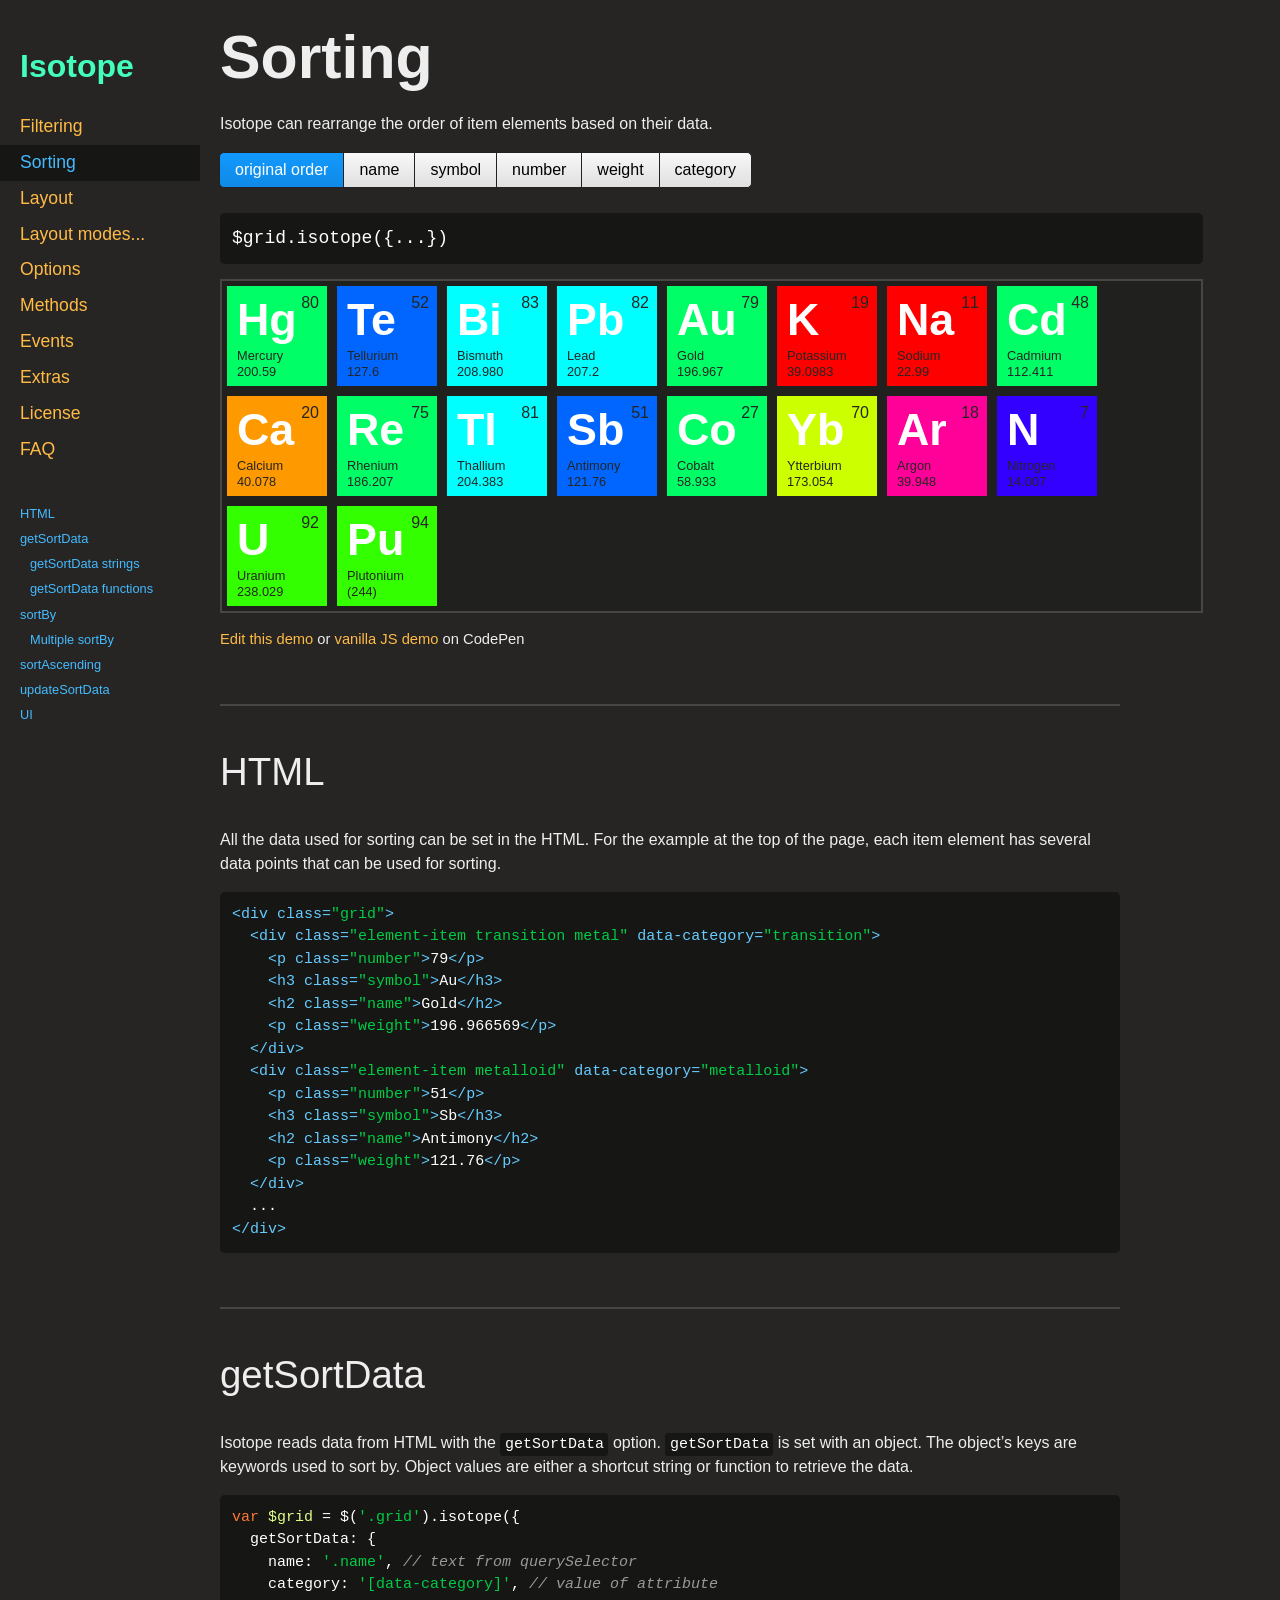
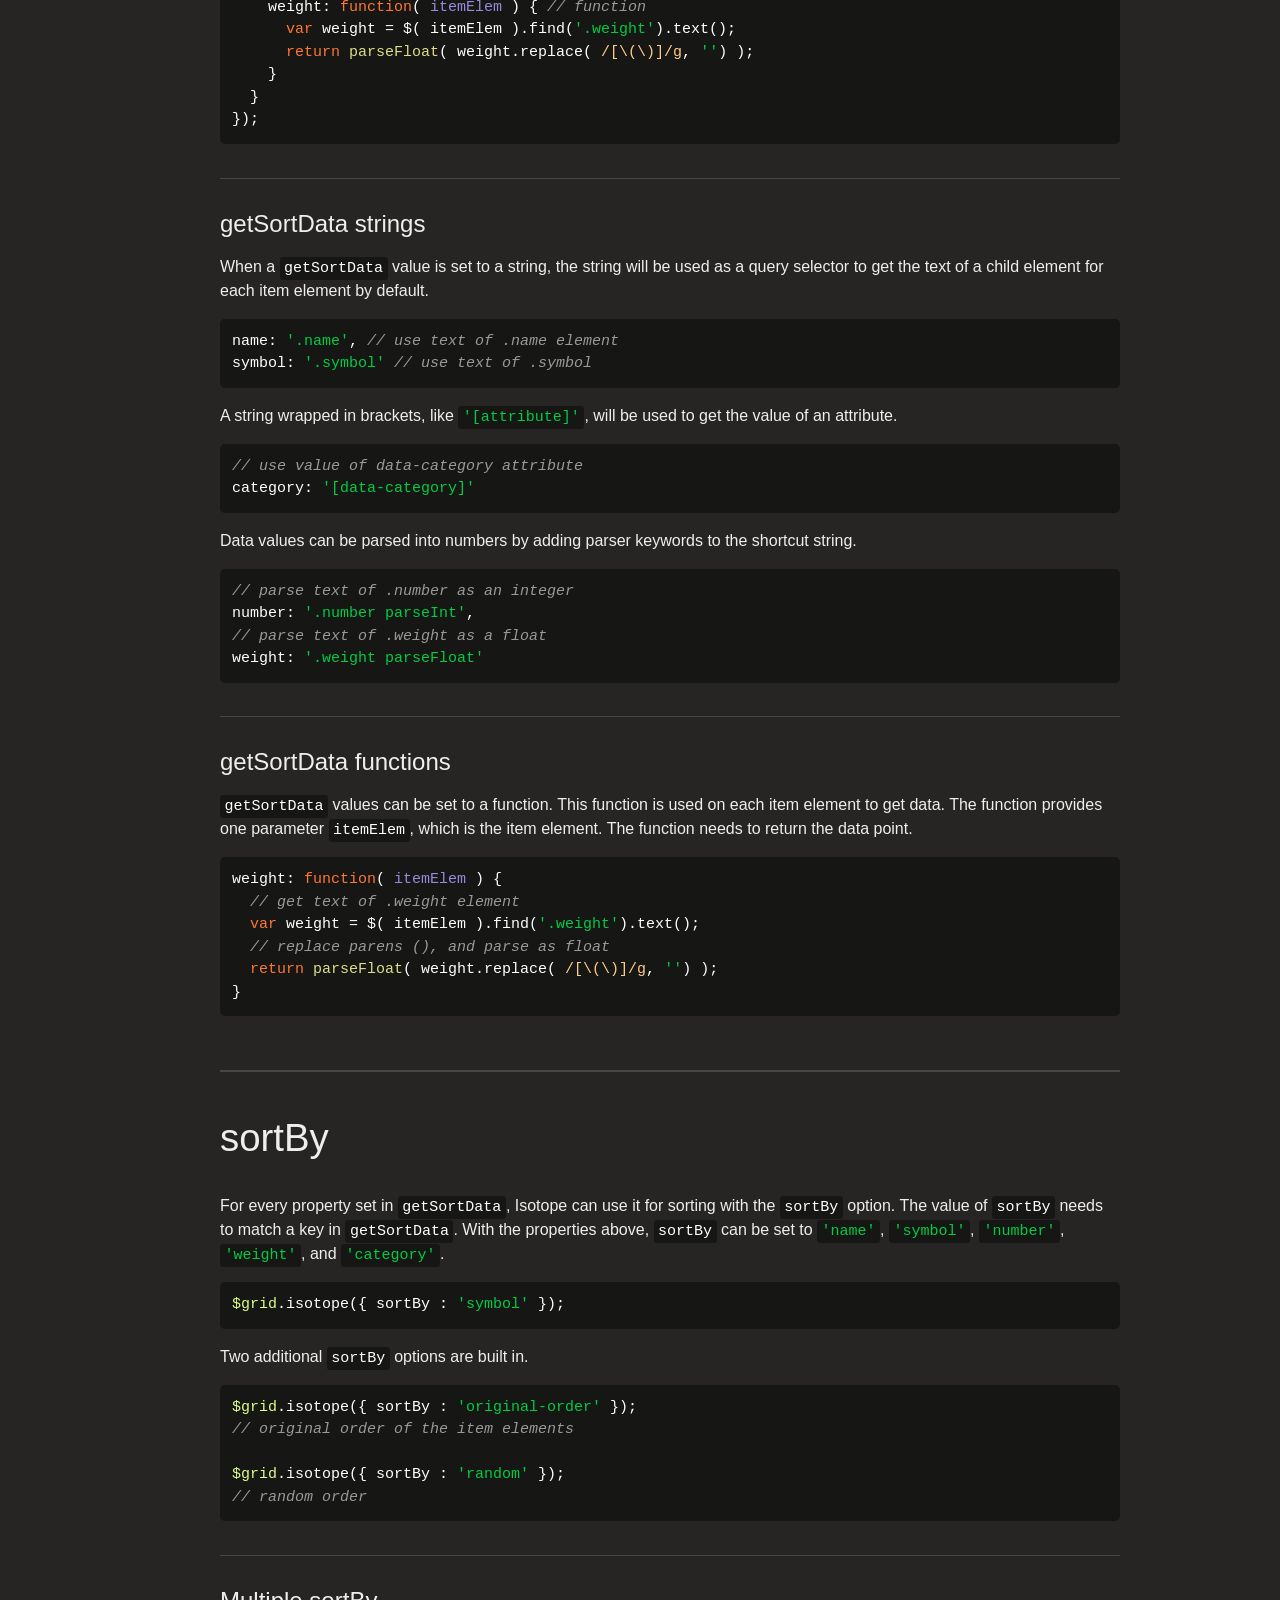
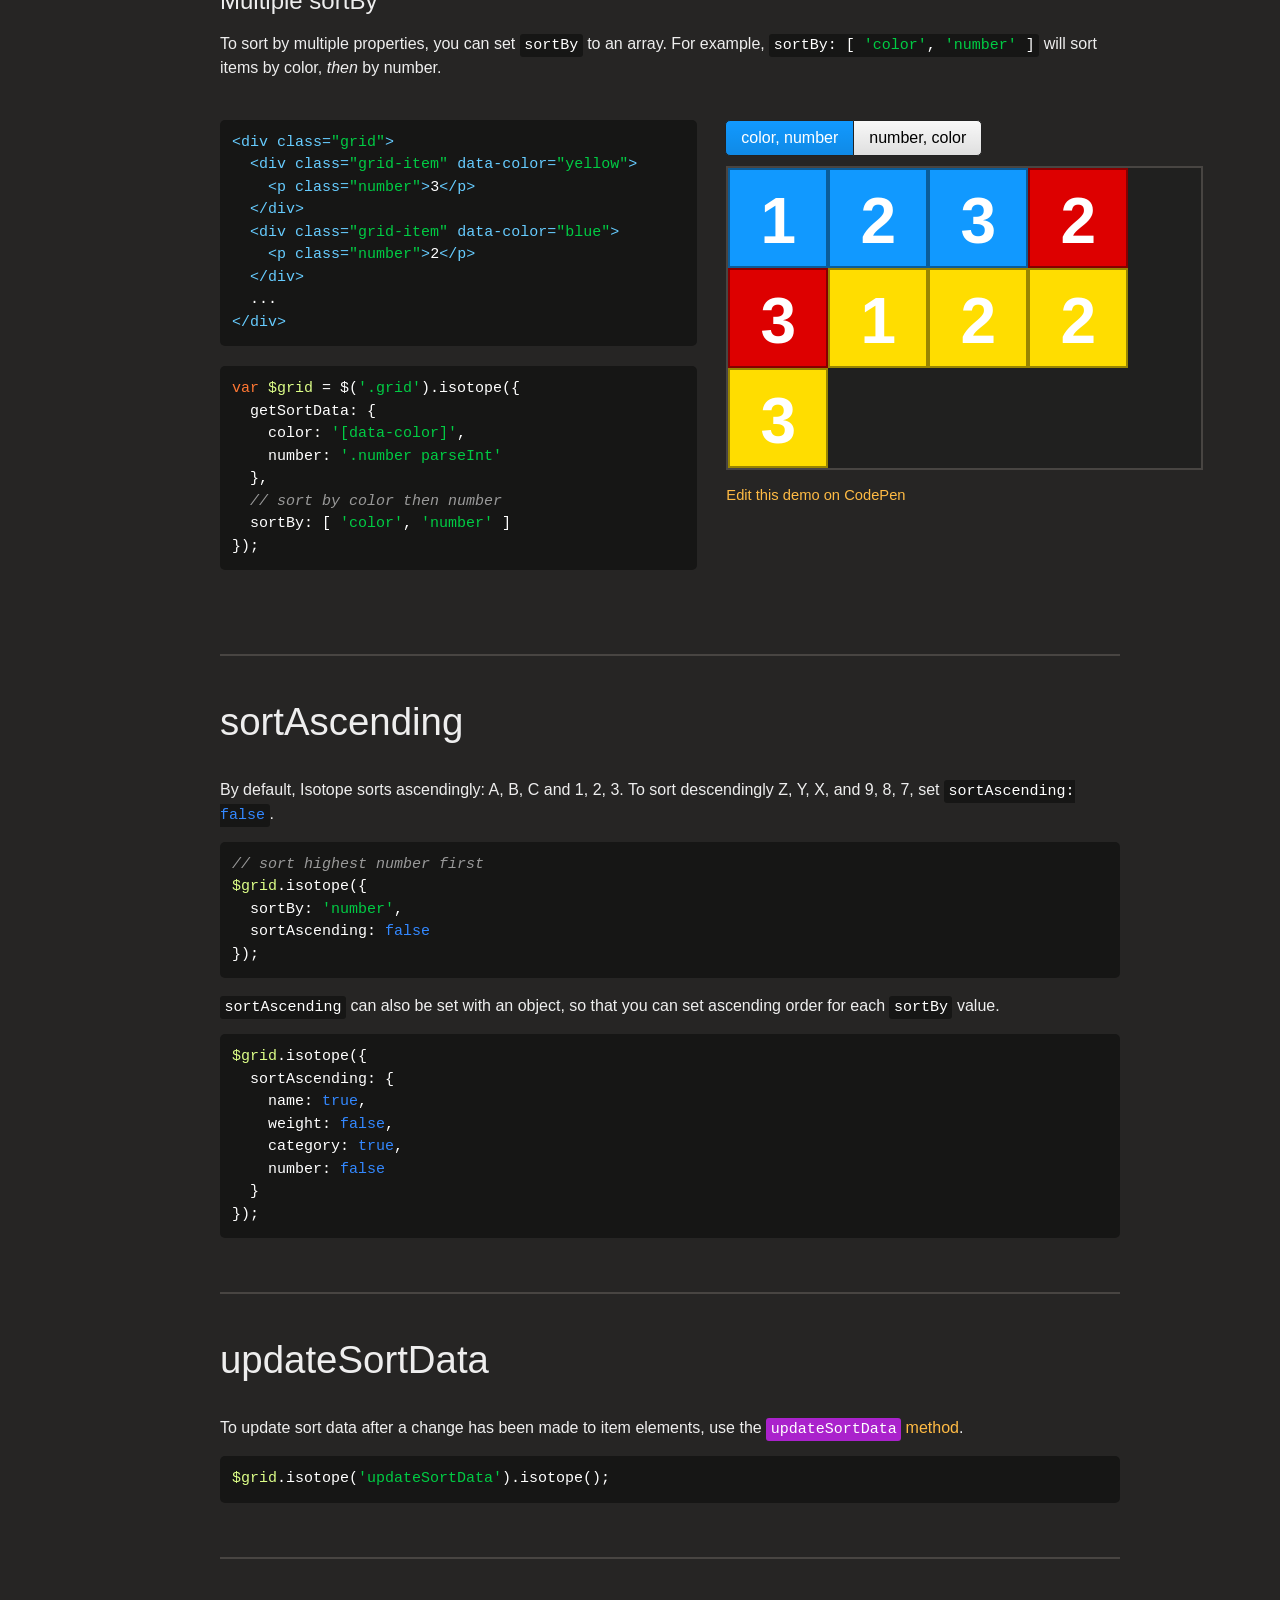
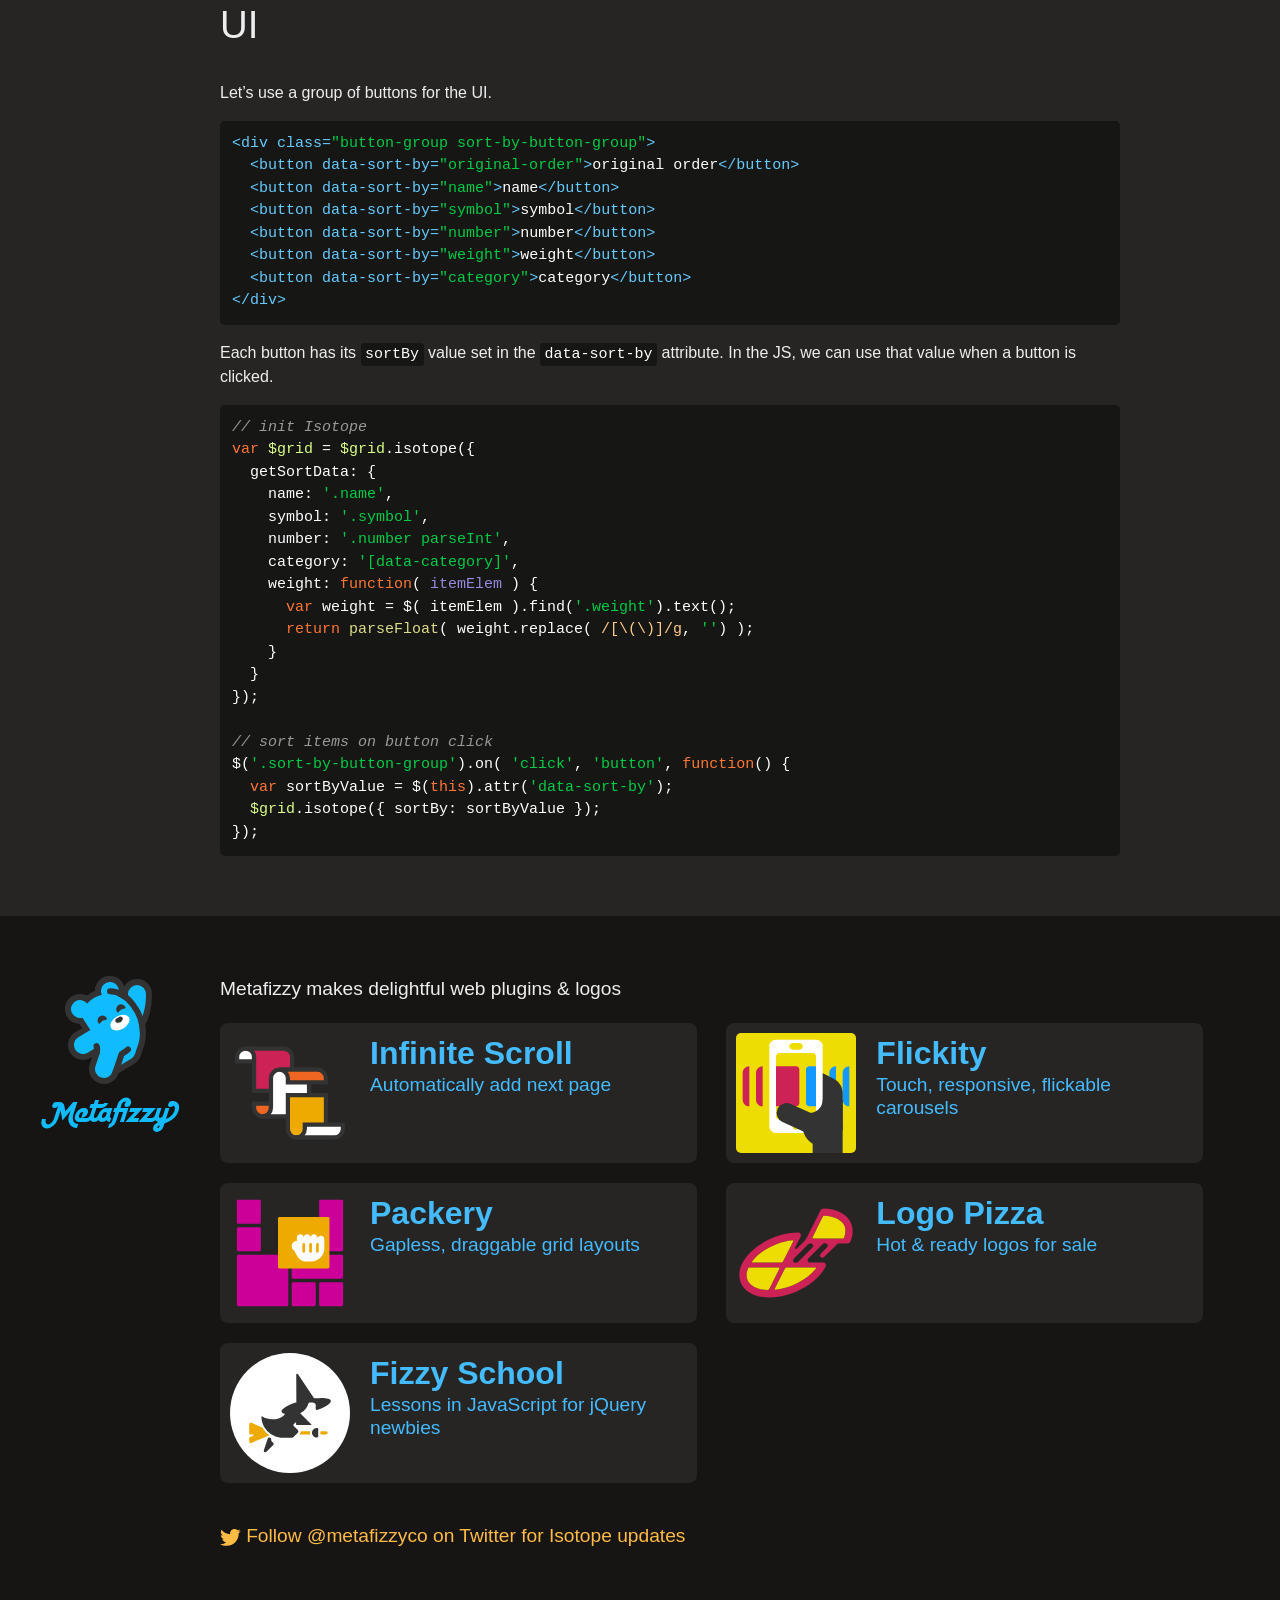
<file: js/isotope-docs/sorting.html>
<!doctype html>
<html class="export" lang="en">
<head>
  <meta charset="utf-8">
  <meta name="viewport" content="width=device-width">
  <meta name="description" content="Filter &amp; sort magical layouts">

  <title>Isotope &#xB7; Sorting</title>

    <!-- Isotope does not require any CSS files -->
    <link rel="stylesheet" href="css/isotope-docs.css?6" media="screen">

  <meta name="twitter:card" content="summary">
  <meta name="twitter:site" content="@metafizzyco">
  <meta name="twitter:url" content="https://isotope.metafizzy.co/sorting.html">
  <meta name="twitter:title" content="Isotope Sorting">
  <meta name="twitter:description" content="Filter &amp; sort magical layouts">

</head>
<body class="page--sorting">


  <div class="nav">
    <h1 class="nav__title"><a href=".">Isotope</a></h1>
  
    <ol class="site-nav">
      <li class="site-nav__item site-nav__item--filtering">
        <a class="site-nav__item__link" href="filtering.html">Filtering</a></li>
      <li class="site-nav__item site-nav__item--sorting">
        <a class="site-nav__item__link" href="sorting.html">Sorting</a></li>
      <li class="site-nav__item site-nav__item--layout ">
        <a class="site-nav__item__link" href="layout.html">Layout</a>
      </li>
      <li class="site-nav__item site-nav__item--layout-modes sub-nav-parent">
        <a class="site-nav__item__link" href="layout-modes.html">Layout modes</a>
        <ul class="sub-nav">
            <li class="sub-nav__item sub-nav__item--masonry">
              <a class="sub-nav__item__link" href="layout-modes/masonry.html">masonry</a></li>
            <li class="sub-nav__item sub-nav__item--fitrows">
              <a class="sub-nav__item__link" href="layout-modes/fitrows.html">fitRows</a></li>
            <li class="sub-nav__item sub-nav__item--vertical">
              <a class="sub-nav__item__link" href="layout-modes/vertical.html">vertical</a></li>
            <li class="sub-nav__item sub-nav__item--packery">
              <a class="sub-nav__item__link" href="layout-modes/packery.html">packery</a></li>
            <li class="sub-nav__item sub-nav__item--cellsbyrow">
              <a class="sub-nav__item__link" href="layout-modes/cellsbyrow.html">cellsByRow</a></li>
            <li class="sub-nav__item sub-nav__item--masonryhorizontal">
              <a class="sub-nav__item__link" href="layout-modes/masonryhorizontal.html">masonryHorizontal</a></li>
            <li class="sub-nav__item sub-nav__item--fitcolumns">
              <a class="sub-nav__item__link" href="layout-modes/fitcolumns.html">fitColumns</a></li>
            <li class="sub-nav__item sub-nav__item--cellsbycolumn">
              <a class="sub-nav__item__link" href="layout-modes/cellsbycolumn.html">cellsByColumn</a></li>
            <li class="sub-nav__item sub-nav__item--horiz">
              <a class="sub-nav__item__link" href="layout-modes/horiz.html">horiz</a></li>
        </ul>
      </li>
      <li class="site-nav__item site-nav__item--options">
        <a class="site-nav__item__link" href="options.html">Options</a></li>
      <li class="site-nav__item site-nav__item--methods">
        <a class="site-nav__item__link" href="methods.html">Methods</a></li>
      <li class="site-nav__item site-nav__item--events">
        <a class="site-nav__item__link" href="events.html">Events</a></li>
      <li class="site-nav__item site-nav__item--extras">
        <a class="site-nav__item__link" href="extras.html">Extras</a></li>
      <li class="site-nav__item site-nav__item--license">
        <a class="site-nav__item__link" href="license.html">License</a></li>
      <li class="site-nav__item site-nav__item--faq">
        <a class="site-nav__item__link" href="faq.html">FAQ</a></li>
    </ol>
  
    <ul class="page-nav" data-js="page-nav">
<li class="page-nav__item page-nav__item--h2"><a href="#html">HTML</a></li>
<li class="page-nav__item page-nav__item--h2"><a href="#getsortdata">getSortData</a></li>
<li class="page-nav__item page-nav__item--h3"><a href="#getsortdata-strings">getSortData strings</a></li>
<li class="page-nav__item page-nav__item--h3"><a href="#getsortdata-functions">getSortData functions</a></li>
<li class="page-nav__item page-nav__item--h2"><a href="#sortby">sortBy</a></li>
<li class="page-nav__item page-nav__item--h3"><a href="#multiple-sortby">Multiple sortBy</a></li>
<li class="page-nav__item page-nav__item--h2"><a href="#sortascending">sortAscending</a></li>
<li class="page-nav__item page-nav__item--h2"><a href="#updatesortdata">updateSortData</a></li>
<li class="page-nav__item page-nav__item--h2"><a href="#ui">UI</a></li>
</ul>
  </div>


  <div id="content" class="main">
    <div class="container">
        <h1>Sorting</h1>


<p>Isotope can rearrange the order of item elements based on their data.</p>

<div class="big-demo go-wide" data-js="sorting-demo">

  <div class="button-group sort-by-button-group js-radio-button-group">
    <button class="button is-checked" data-sort-by="original-order">original order</button>
    <button class="button" data-sort-by="name">name</button>
    <button class="button" data-sort-by="symbol">symbol</button>
    <button class="button" data-sort-by="number">number</button>
    <button class="button" data-sort-by="weight">weight</button>
    <button class="button" data-sort-by="category">category</button>
  </div>

  <pre class="code-display"><code>$grid.isotope({...})</code></pre>

  <div class="grid">
      <div class="element-item transition metal " data-category="transition">
        <h5 class="name">Mercury</h5>
        <p class="symbol">Hg</p>
        <p class="number">80</p>
        <p class="weight">200.59</p>
      </div>
      <div class="element-item metalloid " data-category="metalloid">
        <h5 class="name">Tellurium</h5>
        <p class="symbol">Te</p>
        <p class="number">52</p>
        <p class="weight">127.6</p>
      </div>
      <div class="element-item post-transition metal " data-category="post-transition">
        <h5 class="name">Bismuth</h5>
        <p class="symbol">Bi</p>
        <p class="number">83</p>
        <p class="weight">208.980</p>
      </div>
      <div class="element-item post-transition metal " data-category="post-transition">
        <h5 class="name">Lead</h5>
        <p class="symbol">Pb</p>
        <p class="number">82</p>
        <p class="weight">207.2</p>
      </div>
      <div class="element-item transition metal " data-category="transition">
        <h5 class="name">Gold</h5>
        <p class="symbol">Au</p>
        <p class="number">79</p>
        <p class="weight">196.967</p>
      </div>
      <div class="element-item alkali metal " data-category="alkali">
        <h5 class="name">Potassium</h5>
        <p class="symbol">K</p>
        <p class="number">19</p>
        <p class="weight">39.0983</p>
      </div>
      <div class="element-item alkali metal " data-category="alkali">
        <h5 class="name">Sodium</h5>
        <p class="symbol">Na</p>
        <p class="number">11</p>
        <p class="weight">22.99</p>
      </div>
      <div class="element-item transition metal " data-category="transition">
        <h5 class="name">Cadmium</h5>
        <p class="symbol">Cd</p>
        <p class="number">48</p>
        <p class="weight">112.411</p>
      </div>
      <div class="element-item alkaline-earth metal " data-category="alkaline-earth">
        <h5 class="name">Calcium</h5>
        <p class="symbol">Ca</p>
        <p class="number">20</p>
        <p class="weight">40.078</p>
      </div>
      <div class="element-item transition metal " data-category="transition">
        <h5 class="name">Rhenium</h5>
        <p class="symbol">Re</p>
        <p class="number">75</p>
        <p class="weight">186.207</p>
      </div>
      <div class="element-item post-transition metal " data-category="post-transition">
        <h5 class="name">Thallium</h5>
        <p class="symbol">Tl</p>
        <p class="number">81</p>
        <p class="weight">204.383</p>
      </div>
      <div class="element-item metalloid " data-category="metalloid">
        <h5 class="name">Antimony</h5>
        <p class="symbol">Sb</p>
        <p class="number">51</p>
        <p class="weight">121.76</p>
      </div>
      <div class="element-item transition metal " data-category="transition">
        <h5 class="name">Cobalt</h5>
        <p class="symbol">Co</p>
        <p class="number">27</p>
        <p class="weight">58.933</p>
      </div>
      <div class="element-item lanthanoid metal inner-transition " data-category="lanthanoid">
        <h5 class="name">Ytterbium</h5>
        <p class="symbol">Yb</p>
        <p class="number">70</p>
        <p class="weight">173.054</p>
      </div>
      <div class="element-item noble-gas nonmetal " data-category="noble-gas">
        <h5 class="name">Argon</h5>
        <p class="symbol">Ar</p>
        <p class="number">18</p>
        <p class="weight">39.948</p>
      </div>
      <div class="element-item diatomic nonmetal " data-category="diatomic">
        <h5 class="name">Nitrogen</h5>
        <p class="symbol">N</p>
        <p class="number">7</p>
        <p class="weight">14.007</p>
      </div>
      <div class="element-item actinoid metal inner-transition " data-category="actinoid">
        <h5 class="name">Uranium</h5>
        <p class="symbol">U</p>
        <p class="number">92</p>
        <p class="weight">238.029</p>
      </div>
      <div class="element-item actinoid metal inner-transition " data-category="actinoid">
        <h5 class="name">Plutonium</h5>
        <p class="symbol">Pu</p>
        <p class="number">94</p>
        <p class="weight">(244)</p>
      </div>
  </div>

  <p class="edit-demo">
      <a href="https://codepen.io/desandro/pen/lzCqe">Edit this demo</a>
      or <a href="https://codepen.io/desandro/pen/Wwabpr">vanilla JS demo</a> on CodePen
  </p>
</div>


<h2 id="html">HTML</h2>

<p>All the data used for sorting can be set in the HTML. For the example at the top of the page, each item element has several data points that can be used for sorting.</p>

<pre><code class="html"><span class="tag">&lt;<span class="name">div</span> <span class="attr">class</span>=<span class="string">&quot;grid&quot;</span>&gt;</span>
  <span class="tag">&lt;<span class="name">div</span> <span class="attr">class</span>=<span class="string">&quot;element-item transition metal&quot;</span> <span class="attr">data-category</span>=<span class="string">&quot;transition&quot;</span>&gt;</span>
    <span class="tag">&lt;<span class="name">p</span> <span class="attr">class</span>=<span class="string">&quot;number&quot;</span>&gt;</span>79<span class="tag">&lt;/<span class="name">p</span>&gt;</span>
    <span class="tag">&lt;<span class="name">h3</span> <span class="attr">class</span>=<span class="string">&quot;symbol&quot;</span>&gt;</span>Au<span class="tag">&lt;/<span class="name">h3</span>&gt;</span>
    <span class="tag">&lt;<span class="name">h2</span> <span class="attr">class</span>=<span class="string">&quot;name&quot;</span>&gt;</span>Gold<span class="tag">&lt;/<span class="name">h2</span>&gt;</span>
    <span class="tag">&lt;<span class="name">p</span> <span class="attr">class</span>=<span class="string">&quot;weight&quot;</span>&gt;</span>196.966569<span class="tag">&lt;/<span class="name">p</span>&gt;</span>
  <span class="tag">&lt;/<span class="name">div</span>&gt;</span>
  <span class="tag">&lt;<span class="name">div</span> <span class="attr">class</span>=<span class="string">&quot;element-item metalloid&quot;</span> <span class="attr">data-category</span>=<span class="string">&quot;metalloid&quot;</span>&gt;</span>
    <span class="tag">&lt;<span class="name">p</span> <span class="attr">class</span>=<span class="string">&quot;number&quot;</span>&gt;</span>51<span class="tag">&lt;/<span class="name">p</span>&gt;</span>
    <span class="tag">&lt;<span class="name">h3</span> <span class="attr">class</span>=<span class="string">&quot;symbol&quot;</span>&gt;</span>Sb<span class="tag">&lt;/<span class="name">h3</span>&gt;</span>
    <span class="tag">&lt;<span class="name">h2</span> <span class="attr">class</span>=<span class="string">&quot;name&quot;</span>&gt;</span>Antimony<span class="tag">&lt;/<span class="name">h2</span>&gt;</span>
    <span class="tag">&lt;<span class="name">p</span> <span class="attr">class</span>=<span class="string">&quot;weight&quot;</span>&gt;</span>121.76<span class="tag">&lt;/<span class="name">p</span>&gt;</span>
  <span class="tag">&lt;/<span class="name">div</span>&gt;</span>
  ...
<span class="tag">&lt;/<span class="name">div</span>&gt;</span>
</code></pre>


<h2 id="getsortdata">getSortData</h2>

<p>Isotope reads data from HTML with the <code>getSortData</code> option. <code>getSortData</code> is set with an object. The object&#x2019;s keys are keywords used to sort by. Object values are either a shortcut string or function to retrieve the data.</p>

<pre><code class="js"><span class="keyword">var</span> <span class="jquery_var">$grid</span> = $(<span class="string">&apos;.grid&apos;</span>).isotope({
  <span class="attr">getSortData</span>: {
    <span class="attr">name</span>: <span class="string">&apos;.name&apos;</span>, <span class="comment">// text from querySelector</span>
    category: <span class="string">&apos;[data-category]&apos;</span>, <span class="comment">// value of attribute</span>
    weight: <span class="function"><span class="keyword">function</span>(<span class="params"> itemElem </span>) </span>{ <span class="comment">// function</span>
      <span class="keyword">var</span> weight = $( itemElem ).find(<span class="string">&apos;.weight&apos;</span>).text();
      <span class="keyword">return</span> <span class="built_in">parseFloat</span>( weight.replace( <span class="regexp">/[\(\)]/g</span>, <span class="string">&apos;&apos;</span>) );
    }
  }
});
</code></pre>


<h3 id="getsortdata-strings">getSortData strings</h3>

<p>When a <code>getSortData</code> value is set to a string, the string will be used as a query selector to get the text of a child element for each item element by default.</p>

<pre><code class="js">name: <span class="string">&apos;.name&apos;</span>, <span class="comment">// use text of .name element</span>
symbol: <span class="string">&apos;.symbol&apos;</span> <span class="comment">// use text of .symbol</span>
</code></pre>

<p>A string wrapped in brackets, like <code><span class="string">&apos;[attribute]&apos;</span></code>, will be used to get the value of an attribute.</p>

<pre><code class="js"><span class="comment">// use value of data-category attribute</span>
category: <span class="string">&apos;[data-category]&apos;</span>
</code></pre>

<p>Data values can be parsed into numbers by adding parser keywords to the shortcut string.</p>

<pre><code class="js"><span class="comment">// parse text of .number as an integer</span>
number: <span class="string">&apos;.number parseInt&apos;</span>,
<span class="comment">// parse text of .weight as a float</span>
weight: <span class="string">&apos;.weight parseFloat&apos;</span>
</code></pre>


<h3 id="getsortdata-functions">getSortData functions</h3>

<p><code>getSortData</code> values can be set to a function. This function is used on each item element to get data. The function provides one parameter <code>itemElem</code>, which is the item element. The function needs to return the data point.</p>

<pre><code class="js">weight: <span class="function"><span class="keyword">function</span>(<span class="params"> itemElem </span>) </span>{
  <span class="comment">// get text of .weight element</span>
  <span class="keyword">var</span> weight = $( itemElem ).find(<span class="string">&apos;.weight&apos;</span>).text();
  <span class="comment">// replace parens (), and parse as float</span>
  <span class="keyword">return</span> <span class="built_in">parseFloat</span>( weight.replace( <span class="regexp">/[\(\)]/g</span>, <span class="string">&apos;&apos;</span>) );
}
</code></pre>


<h2 id="sortby">sortBy</h2>

<p>For every property set in <code>getSortData</code>, Isotope can use it for sorting with the <code>sortBy</code> option. The value of <code>sortBy</code> needs to match a key in <code>getSortData</code>. With the properties above, <code>sortBy</code> can be set to
  <code><span class="string">&apos;name&apos;</span></code>,
  <code><span class="string">&apos;symbol&apos;</span></code>,
  <code><span class="string">&apos;number&apos;</span></code>,
  <code><span class="string">&apos;weight&apos;</span></code>, and
  <code><span class="string">&apos;category&apos;</span></code>.
</p>

<pre><code class="js"><span class="jquery_var">$grid</span>.isotope({ <span class="attr">sortBy</span> : <span class="string">&apos;symbol&apos;</span> });
</code></pre>

<p>Two additional <code>sortBy</code> options are built in.</p>

<pre><code class="js"><span class="jquery_var">$grid</span>.isotope({ <span class="attr">sortBy</span> : <span class="string">&apos;original-order&apos;</span> });
<span class="comment">// original order of the item elements</span>

<span class="jquery_var">$grid</span>.isotope({ <span class="attr">sortBy</span> : <span class="string">&apos;random&apos;</span> });
<span class="comment">// random order</span>
</code></pre>


<h3 id="multiple-sortby">Multiple sortBy</h3>

<p>To sort by multiple properties, you can set <code>sortBy</code> to an array. For example, <code>sortBy: [ <span class="string">&apos;color&apos;</span>, <span class="string">&apos;number&apos;</span> ]</code> will sort items by color, <em>then</em> by number.</p>

<div class="duo example go-wide">
  <div class="duo__cell example__code">
<pre><code class="html"><span class="tag">&lt;<span class="name">div</span> <span class="attr">class</span>=<span class="string">&quot;grid&quot;</span>&gt;</span>
  <span class="tag">&lt;<span class="name">div</span> <span class="attr">class</span>=<span class="string">&quot;grid-item&quot;</span> <span class="attr">data-color</span>=<span class="string">&quot;yellow&quot;</span>&gt;</span>
    <span class="tag">&lt;<span class="name">p</span> <span class="attr">class</span>=<span class="string">&quot;number&quot;</span>&gt;</span>3<span class="tag">&lt;/<span class="name">p</span>&gt;</span>
  <span class="tag">&lt;/<span class="name">div</span>&gt;</span>
  <span class="tag">&lt;<span class="name">div</span> <span class="attr">class</span>=<span class="string">&quot;grid-item&quot;</span> <span class="attr">data-color</span>=<span class="string">&quot;blue&quot;</span>&gt;</span>
    <span class="tag">&lt;<span class="name">p</span> <span class="attr">class</span>=<span class="string">&quot;number&quot;</span>&gt;</span>2<span class="tag">&lt;/<span class="name">p</span>&gt;</span>
  <span class="tag">&lt;/<span class="name">div</span>&gt;</span>
  ...
<span class="tag">&lt;/<span class="name">div</span>&gt;</span>
</code></pre>

<pre><code class="js"><span class="keyword">var</span> <span class="jquery_var">$grid</span> = $(<span class="string">&apos;.grid&apos;</span>).isotope({
  <span class="attr">getSortData</span>: {
    <span class="attr">color</span>: <span class="string">&apos;[data-color]&apos;</span>,
    <span class="attr">number</span>: <span class="string">&apos;.number parseInt&apos;</span>
  },
  <span class="comment">// sort by color then number</span>
  sortBy: [ <span class="string">&apos;color&apos;</span>, <span class="string">&apos;number&apos;</span> ]
});
</code></pre>
  </div>

  <div class="duo__cell example__demo" data-js="multiple-sort-by">
  
    <div class="button-group js-radio-button-group">
      <button class="button is-checked" data-sort-by="color,number">color, number</button>
      <button class="button" data-sort-by="number,color">number, color</button>
    </div>
  
    <div class="grid">
      <div class="grid-multi-item" data-color="yellow">
        <p class="number">3</p>
      </div>
      <div class="grid-multi-item" data-color="blue">
        <p class="number">2</p>
      </div>
      <div class="grid-multi-item" data-color="blue">
        <p class="number">1</p>
      </div>
      <div class="grid-multi-item" data-color="yellow">
        <p class="number">1</p>
      </div>
      <div class="grid-multi-item" data-color="yellow">
        <p class="number">2</p>
      </div>
      <div class="grid-multi-item" data-color="blue">
        <p class="number">3</p>
      </div>
      <div class="grid-multi-item" data-color="yellow">
        <p class="number">2</p>
      </div>
      <div class="grid-multi-item" data-color="red">
        <p class="number">2</p>
      </div>
      <div class="grid-multi-item" data-color="red">
        <p class="number">3</p>
      </div>
    </div>
  
    <p class="edit-demo">
        <a href="https://codepen.io/desandro/pen/sxAJL">Edit this demo on CodePen</a>
    </p>
  </div>

</div>


<h2 id="sortascending">sortAscending</h2>

<p>By default, Isotope sorts ascendingly: A, B, C and 1, 2, 3. To sort descendingly Z, Y, X, and 9, 8, 7, set <code>sortAscending: <span class="literal">false</span></code>.</p>

<pre><code class="js"><span class="comment">// sort highest number first</span>
<span class="jquery_var">$grid</span>.isotope({
  <span class="attr">sortBy</span>: <span class="string">&apos;number&apos;</span>,
  <span class="attr">sortAscending</span>: <span class="literal">false</span>
});
</code></pre>

<p><code>sortAscending</code> can also be set with an object, so that you can set ascending order for each <code>sortBy</code> value.</p>

<pre><code class="js"><span class="jquery_var">$grid</span>.isotope({
  <span class="attr">sortAscending</span>: {
    <span class="attr">name</span>: <span class="literal">true</span>,
    <span class="attr">weight</span>: <span class="literal">false</span>,
    <span class="attr">category</span>: <span class="literal">true</span>,
    <span class="attr">number</span>: <span class="literal">false</span>
  }
});
</code></pre>


<h2 id="updatesortdata">updateSortData</h2>

<p>To update sort data after a change has been made to item elements, use the <a href="methods.html#updatesortdata"><code>updateSortData</code> method</a>.</p>

<pre><code class="js"><span class="jquery_var">$grid</span>.isotope(<span class="string">&apos;updateSortData&apos;</span>).isotope();
</code></pre>


<h2 id="ui">UI</h2>

<p>Let&#x2019;s use a group of buttons for the UI.</p>

<pre><code class="html"><span class="tag">&lt;<span class="name">div</span> <span class="attr">class</span>=<span class="string">&quot;button-group sort-by-button-group&quot;</span>&gt;</span>
  <span class="tag">&lt;<span class="name">button</span> <span class="attr">data-sort-by</span>=<span class="string">&quot;original-order&quot;</span>&gt;</span>original order<span class="tag">&lt;/<span class="name">button</span>&gt;</span>
  <span class="tag">&lt;<span class="name">button</span> <span class="attr">data-sort-by</span>=<span class="string">&quot;name&quot;</span>&gt;</span>name<span class="tag">&lt;/<span class="name">button</span>&gt;</span>
  <span class="tag">&lt;<span class="name">button</span> <span class="attr">data-sort-by</span>=<span class="string">&quot;symbol&quot;</span>&gt;</span>symbol<span class="tag">&lt;/<span class="name">button</span>&gt;</span>
  <span class="tag">&lt;<span class="name">button</span> <span class="attr">data-sort-by</span>=<span class="string">&quot;number&quot;</span>&gt;</span>number<span class="tag">&lt;/<span class="name">button</span>&gt;</span>
  <span class="tag">&lt;<span class="name">button</span> <span class="attr">data-sort-by</span>=<span class="string">&quot;weight&quot;</span>&gt;</span>weight<span class="tag">&lt;/<span class="name">button</span>&gt;</span>
  <span class="tag">&lt;<span class="name">button</span> <span class="attr">data-sort-by</span>=<span class="string">&quot;category&quot;</span>&gt;</span>category<span class="tag">&lt;/<span class="name">button</span>&gt;</span>
<span class="tag">&lt;/<span class="name">div</span>&gt;</span>
</code></pre>

<p>Each button has its <code>sortBy</code> value set in the <code>data-sort-by</code> attribute. In the JS, we can use that value when a button is clicked.</p>

<pre><code class="js"><span class="comment">// init Isotope</span>
<span class="keyword">var</span> <span class="jquery_var">$grid</span> = <span class="jquery_var">$grid</span>.isotope({
  <span class="attr">getSortData</span>: {
    <span class="attr">name</span>: <span class="string">&apos;.name&apos;</span>,
    <span class="attr">symbol</span>: <span class="string">&apos;.symbol&apos;</span>,
    <span class="attr">number</span>: <span class="string">&apos;.number parseInt&apos;</span>,
    <span class="attr">category</span>: <span class="string">&apos;[data-category]&apos;</span>,
    <span class="attr">weight</span>: <span class="function"><span class="keyword">function</span>(<span class="params"> itemElem </span>) </span>{
      <span class="keyword">var</span> weight = $( itemElem ).find(<span class="string">&apos;.weight&apos;</span>).text();
      <span class="keyword">return</span> <span class="built_in">parseFloat</span>( weight.replace( <span class="regexp">/[\(\)]/g</span>, <span class="string">&apos;&apos;</span>) );
    }
  }
});

<span class="comment">// sort items on button click</span>
$(<span class="string">&apos;.sort-by-button-group&apos;</span>).on( <span class="string">&apos;click&apos;</span>, <span class="string">&apos;button&apos;</span>, <span class="function"><span class="keyword">function</span>(<span class="params"></span>) </span>{
  <span class="keyword">var</span> sortByValue = $(<span class="keyword">this</span>).attr(<span class="string">&apos;data-sort-by&apos;</span>);
  <span class="jquery_var">$grid</span>.isotope({ <span class="attr">sortBy</span>: sortByValue });
});
</code></pre>

    </div>
  </div>

  <footer class="site-footer">
  
    <div class="container">
  
      <p class="site-footer__copy">Metafizzy makes delightful web plugins &amp; logos</p>
  
      <div class="showcase">
      
        <ul class="showcase-item-list">
      
            <li class="showcase-item">
              <a class="showcase-item__link" href="https://infinite-scroll.com">
                <div class="showcase-item__image">
                    <svg class="infinite-scroll-illo" xmlns="http://www.w3.org/2000/svg" viewbox="0 0 520 520" width="200" height="200">
                      <path class="infinite-scroll-illo__page infinite-scroll-illo__page--back" d="M90,110H10V90c0-22,18-40,40-40h40V110z"/>
                      <path class="infinite-scroll-illo__page infinite-scroll-illo__page--front1" d="M270,90L270,90c0-22-18-40-40-40h0H50h0c22,0,40,18,40,40v0v0v160h180V90z"/>
                      <path class="infinite-scroll-illo__page infinite-scroll-illo__page--front2" d="M170,330v-20H90v20v0c0,22,18,40,40,40h0h40V330z"/>
                      <path class="infinite-scroll-illo__page infinite-scroll-illo__page--back" d="M350,150H210c-22,0-40,18-40,40v140v0c0,22-18,40-40,40h0h220V150z"/>
                      <path class="infinite-scroll-illo__page infinite-scroll-illo__page--front3" d="M430,470V270H250v160c0,22,18,40,40,40H430z"/>
                      <path class="infinite-scroll-illo__page infinite-scroll-illo__page--front2" d="M250,190v20h180v-20c0-22-18-40-40-40H210h0C232,150,250,168,250,190L250,190z"/>
                      <path class="infinite-scroll-illo__page infinite-scroll-illo__page--back" d="M330,410v20v0c0,22-18,40-40,40h0h180c22,0,40-18,40-40v-20H330z"/>
                    </svg>
                </div>
                <div class="showcase-item__text">
                  <h3 class="showcase-item__title">Infinite Scroll</h3>
                  <p class="showcase-item__description">Automatically add next page</p>
                </div>
              </a>
            </li>
      
            <li class="showcase-item">
              <a class="showcase-item__link" href="https://flickity.metafizzy.co">
                <div class="showcase-item__image">
                    <svg class="flickity-illo" xmlns="http://www.w3.org/2000/svg" viewbox="0 0 360 360" width="100" height="100">
                      <path class="flickity-illo__color1" fill="#19F" d="M300 220L300 220c-11 0-20-9-20-20v-80c0-11 9-20 20-20h0V220z"/>
                      <path class="flickity-illo__color1" fill="#19F" d="M340 220L340 220c-11 0-20-9-20-20v-80c0-11 9-20 20-20h0V220z"/>
                      <path class="flickity-illo__color2" fill="#333" d="M320 290V180c0-18-10-35-27-43L240 110v180H320z"/>
                      <path class="flickity-illo__color3" fill="white" d="M240 300H120c-11 0-20-9-20-20V40c0-11 9-20 20-20h120c11 0 20 9 20 20v240C260 291 251 300 240 300z"/>
                      <path class="flickity-illo__color4" fill="#ED0" d="M230 260H130c-6 0-10-5-10-10V70c0-6 5-10 10-10h100c6 0 10 5 10 10v180 C240 256 236 260 230 260z"/>
                      <path class="flickity-illo__color2" fill="#333" d="M260 200h60v81c0 32-26 59-59 59h0c-34 0-61-27-61-61V240h20 C242 240 260 222 260 200L260 200z"/>
                      <path class="flickity-illo__color5" fill="#C25" d="M180 220h-60V100h60c6 0 10 5 10 10v100C190 216 186 220 180 220z"/>
                      <path class="flickity-illo__color1" fill="#19F" d="M240 220h-20c-6 0-10-5-10-10V110c0-6 5-10 10-10h20V220z"/>
                      <rect class="flickity-illo__color2" fill="#333" x="230" y="280" width="90" height="80"/>
                      <circle class="flickity-illo__color4" fill="#ED0" cx="180" cy="280" r="10"/>
                      <line class="flickity-illo__thumb" stroke="#333" stroke-width="60" stroke-linecap="round" x1="262" y1="290" x2="152" y2="240"/>
                      <path class="flickity-illo__color4" fill="#ED0" d="M190 50h-20c-6 0-10-5-10-10v0c0-6 5-10 10-10h20c6 0 10 5 10 10v0C200 46 196 50 190 50z"/>
                      <path class="flickity-illo__color5" fill="#C25" d="M80 220L80 220c-11 0-20-9-20-20v-80c0-11 9-20 20-20h0V220z"/>
                      <path class="flickity-illo__color5" fill="#C25" d="M40 220L40 220c-11 0-20-9-20-20v-80c0-11 9-20 20-20h0V220z"/>
                    </svg>
                </div>
                <div class="showcase-item__text">
                  <h3 class="showcase-item__title">Flickity</h3>
                  <p class="showcase-item__description">Touch, responsive, flickable carousels</p>
                </div>
              </a>
            </li>
      
            <li class="showcase-item">
              <a class="showcase-item__link" href="https://packery.metafizzy.co">
                <div class="showcase-item__image">
                    <svg class="packery-illo" xmlns="http://www.w3.org/2000/svg" viewbox="0 0 700 700" width="100" height="100">
                      <path class="packery-illo__item" fill="#C09" d="M172 180H48c-4 0-8-4-8-8V48c0-4 4-8 8-8h124c4 0 8 4 8 8v124C180 176 176 180 172 180z"/>
                      <path class="packery-illo__item" fill="#C09" d="M172 340H48c-4 0-8-4-8-8V208c0-4 4-8 8-8h124c4 0 8 4 8 8v124C180 336 176 340 172 340z"/>
                      <path class="packery-illo__item" fill="#C09" d="M492 660H368c-4 0-8-4-8-8V528c0-4 4-8 8-8h124c4 0 8 4 8 8v124C500 656 496 660 492 660z"/>
                      <path class="packery-illo__item" fill="#C09" d="M652 660H528c-4 0-8-4-8-8V528c0-4 4-8 8-8h124c4 0 8 4 8 8v124C660 656 656 660 652 660z"/>
                      <path class="packery-illo__item" fill="#C09" d="M652 500H368c-4 0-8-4-8-8V368c0-4 4-8 8-8h284c4 0 8 4 8 8v124C660 496 656 500 652 500z"/>
                      <path class="packery-illo__item" fill="#C09" d="M332 660H48c-4 0-8-4-8-8V368c0-4 4-8 8-8h284c4 0 8 4 8 8v284C340 656 336 660 332 660z"/>
                      <path class="packery-illo__item" fill="#C09" d="M652 340H528c-4 0-8-4-8-8V48c0-4 4-8 8-8h124c4 0 8 4 8 8v284C660 336 656 340 652 340z"/>
                      <path class="packery-illo__draggie" fill="#EA0" d="M572 440H288c-4 0-8-4-8-8V148c0-4 4-8 8-8h284c4 0 8 4 8 8v284C580 436 576 440 572 440z"/>
                      <g>
                        <path class="packery-illo__hand" fill="white" d="M530 250c-11 0-20 9-20 20v-10c0-11-9-20-20-20s-20 9-20 20c0-11-9-20-20-20s-20 9-20 20c0-11-9-20-20-20
                          s-20 9-20 20v20c-17 0-30 13-30 30c0 11 6 20 14 25l19 35c10 18 30 30 51 30h28
                          c43 0 78-35 78-78V270C550 259 541 250 530 250z"/>
                        <line class="packery-illo__hand-line" stroke="#EA0" fill="none" stroke-width="16" stroke-linecap="round" x1="430" y1="300" x2="430" y2="340"/>
                        <line class="packery-illo__hand-line" stroke="#EA0" fill="none" stroke-width="16" stroke-linecap="round" x1="470" y1="300" x2="470" y2="340"/>
                        <line class="packery-illo__hand-line" stroke="#EA0" fill="none" stroke-width="16" stroke-linecap="round" x1="510" y1="300" x2="510" y2="340"/>
                      </g>
                    </svg>
                </div>
                <div class="showcase-item__text">
                  <h3 class="showcase-item__title">Packery</h3>
                  <p class="showcase-item__description">Gapless, draggable grid layouts</p>
                </div>
              </a>
            </li>
      
            <li class="showcase-item">
              <a class="showcase-item__link" href="http://logo.pizza">
                <div class="showcase-item__image">
                    <svg class="logo-pizza-illo" xmlns="http://www.w3.org/2000/svg" viewbox="0 0 700 700" width="100" height="100">
                      <path class="logo-pizza-illo__outline" fill="#C25" d="M513 91c-9-0-17 5-21 12l-80 160c-3 5-6 10-11 15l-47 47
                        c-5 5-12-1-9-7l32-64c5-11-2-23-14-23h-0c-121 0-268 70-327 180
                        C-9 497 35 609 196 609c138 0 279-85 327-180v0c5-11-2-23-14-23h-77c-13 0-19-15-10-24
                        l81-81c5-5 11-8 18-8l0 0c13 0 19 15 10 24L494 354c-6 6-6 14 0 20c3 3 6 4 10 4
                        c4 0 7-1 10-4l80-80h53c9 0 17-5 21-13C707 190 656 97 513 91z M334 281l-59 117
                        c-2 5-7 8-13 8H97c-4 0-6-4-3-7c49-64 143-114 236-124C333 275 335 278 334 281z
                         M70 441c2-4 6-7 10-7h168c4 0 7 4 5 8l-59 118c-2 4-6 6-11 6
                        C106 565 38 521 70 441z M466 441c-49 64-143 114-236 124c-3 0-6-3-4-6l59-117
                        c2-5 7-8 13-8h166C466 434 468 438 466 441z M446 318l-81 81c-5 5-11 8-18 8l0 0
                        c-13 0-19-15-10-24l81-81c5-5 11-8 18-8l0 0C449 294 455 309 446 318z M447 258L506 139
                        c2-4 6-7 11-6c101 7 140 60 114 126c-2 4-6 7-10 7H452C448 266 445 262 447 258z"/>
                      <path class="logo-pizza-illo__slice" fill="#ED0" d="M334 281l-59 117c-2 5-7 8-13 8H97c-4 0-6-4-3-7
                        c49-64 143-114 236-124C333 275 335 278 334 281z"/>
                      <path class="logo-pizza-illo__slice" fill="#ED0" d="M70 441c2-4 6-7 10-7h168c4 0 7 4 5 8l-59 118c-2 4-6 6-11 6
                        C106 565 38 521 70 441z"/>
                      <path class="logo-pizza-illo__slice" fill="#ED0" d="M466 441c-49 64-143 114-236 124c-3 0-6-3-4-6l59-117
                        c2-5 7-8 13-8h166C466 434 468 438 466 441z"/>
                      <path class="logo-pizza-illo__slice" fill="#ED0" d="M447 258L506 139c2-4 6-7 11-6c101 7 140 60 114 126c-2 4-6 7-10 7H452
                        C448 266 445 262 447 258z"/>
                    </svg>
                </div>
                <div class="showcase-item__text">
                  <h3 class="showcase-item__title">Logo Pizza</h3>
                  <p class="showcase-item__description">Hot &amp; ready logos for sale</p>
                </div>
              </a>
            </li>
      
            <li class="showcase-item">
              <a class="showcase-item__link" href="http://fizzy.school">
                <div class="showcase-item__image">
                    <svg class="witchie-logo" xmlns="http://www.w3.org/2000/svg" viewbox="0 0 1000 1000" width="200" height="200">
                      <circle class="witchie-logo__moon" fill="white" cx="500" cy="500" r="500"/>
                      <path class="witchie-logo__broom" fill="#EA0" d="M582 675a35 35 0 0 0 8-20 3 3 0 0 1 3-2h71a3 3 0 0 1 3 3 59 59 0 0 0 0 20 3 3 0 0 1-3 3h-79A3 3 0 0 1 582 675Zm219 4a13 13 0 0 0 13-14c-1-7-7-12-14-12h-44a3 3 0 0 0-3 3v21a3 3 0 0 0 3 3ZM299 660a203 203 0 0 1-27-36 8 8 0 0 0-4-3L178 582a13 13 0 0 0-18 12v77a8 8 0 0 0 8 8h22a5 5 0 0 1 2 10L164 703a8 8 0 0 0-4 7v28a13 13 0 0 0 18 12l146-63a3 3 0 0 0 1-5A197 197 0 0 1 299 660Z"/>
                      <path class="witchie-logo__dress" fill="#333" d="M326 705h4a13 13 0 0 1 13 13v8a13 13 0 0 0 4 9l13 13a13 13 0 0 1 0 19l-56 56c-10 10-26-0-22-13L314 714A13 13 0 0 1 326 705Zm397-79c-27 0-47 26-37 54 3 7 11 16 17 19a42 42 0 0 0 19 5 38 38 0 0 0 7-1 8 8 0 0 0 6-8v-62a8 8 0 0 0-6-8 38 38 0 0 0-7-1M840 397c-3-15-33-23-77-23a521 521 0 0 0-59 4 5 5 0 0 1-5-2L567 177a8 8 0 0 0-7-4 8 8 0 0 0-8 8l1 227a5 5 0 0 1-4 5c-74 24-123 55-119 76 2 8 11 14 26 18a3 3 0 0 1 1 4l-11 11c-20 20-56 30-92 30-31 0-63-8-84-23a5 5 0 0 0-3-1 5 5 0 0 0-5 5c0 78 68 173 183 173h75a10 10 0 0 0 7-3l38-38a16 16 0 0 0 0-23l-34-34a10 10 0 0 1 0-14l15-15a3 3 0 0 1 5 2v15a5 5 0 0 0 5 5H674a4 4 0 0 0 3-7l-90-90a3 3 0 0 1 1-4c34-19 59-49 67-84a3 3 0 0 1 2-2c6-1 12-1 17-1 22 0 37 5 39 14 1 6 3 11 2 17-5 17 1 31 8 31a6 6 0 0 0 2-0C797 448 845 419 840 397Z"/>
                    </svg>
                </div>
                <div class="showcase-item__text">
                  <h3 class="showcase-item__title">Fizzy School</h3>
                  <p class="showcase-item__description">Lessons in JavaScript for jQuery newbies</p>
                </div>
              </a>
            </li>
      
        </ul> 
      
      </div>
  
      <p class="site-footer__copy">
        <a href="https://twitter.com/metafizzyco">
          <svg class="twitter-logo" xmlns="http://www.w3.org/2000/svg" viewbox="0 0 512 512" width="30" height="30">
            <path d="M512 97c-19 8-39 14-60 16 22-13 38-34 46-58-20 12-43 21-67 25-19-19-46-32-77-32-58 0-117 52-102 129-87-4-165-46-216-110-24 40-19 107 32 140-17 0-33-5-48-13v1c0 51 36 93 84 103-15 4-34 5-47 2 13 42 52 72 98 73-47 36-96 49-155 44 46 30 102 47 161 47 197 0 306-168 299-312 20-15 38-34 52-55z"/>
          </svg>
          Follow @metafizzyco on Twitter for Isotope updates
        </a>
      </p>
  
      <div class="mfzy-brand">
        <a class="mfzy-brand__link" href="https://metafizzy.co">
          <svg class="mfzy-logo" xmlns="http://www.w3.org/2000/svg" xmlns:xlink="http://www.w3.org/1999/xlink" viewbox="0 0 144 144" width="36" height="36">
            <title>Metafizzy logo</title>
            <defs>
              <path id="mfzy-logo__body" d="M 120 24 a 12 12 0 0 0-24 0 a 72 72 0 0 1 -1 11
                a 40 40 0 0 0 -13 -8.5 A 12 12 0 1 0 61.1 25.1 c -8 2 -14 6 -19.6 11.6 
                A 12 12 0 1 0 35.3 55.5 L 45.8 72.1 l -16 9.6 A 12 12 0 0 0 42.2 102.3
                L 58 92.8 a 20 20 0 0 1 -0.2 11.9 l -5.2 15.5 a 12 12 0 0 0 22.8 7.6
                l 1.1 -3.3 l 23.7 -14.2 a 12 12 0 0 0 5.2 -6.5 l 4 -12 A 50 50 0 0 0 111.9 76
                a 52 52 0 0 0 -1.6 -12.8 C 115 57 120 44 120 24Z"/>
              <path id="mfzy-logo__eye" d="M 0 6.5 a 6.5 6.5 0 0 1 13 0 c 0 3.5 -3 0.5 -6.5 0.5 s -6.5 3 -6.5 -0.5 Z"/>
              <clippath id="mfzy-logo__body-clip">
                <use xlink:href="#mfzy-logo__body"/>
              </clippath>
            </defs>
            <use class="mfzy-logo__body-outline" xlink:href="#mfzy-logo__body" fill="#333" stroke="#333" stroke-width="16"/>
            <use class="mfzy-logo__body-fill" xlink:href="#mfzy-logo__body"/>
            <g class="mfzy-logo__stripes" clip-path="url(#mfzy-logo__body-clip)">
              <rect fill="#E62" x="16" width="120" height="138"/>
              <path fill="#C25" d="M96 24L16 72V0h80v24z"/>
              <path fill="#EA0" d="M116 70L16 130v-26l95-57 5 23z"/>
              <path fill="#19F" d="M136 138H16v-8l120-72v80z"/>
            </g>
            <path class="mfzy-logo__cut-ins" stroke="#333" fill="none" stroke-linecap="round" stroke-linejoin="round" stroke-width="8" d="M 72 20.4 c 23 0 44 29 44 56
              M 54 103.4 a 16 16 0 0 0 0 -10
              M 96 98 c -2 2 -8 6 -8.5,6 l -8.4 25.1"/>
            <g transform="translate(53 57) rotate(-31)">
              <ellipse class="mfzy-logo__snout" cx="25" cy="21" rx="14" ry="9" fill="#FFF"/>
              <use class="mfzy-logo__feature" xlink:href="#mfzy-logo__eye" fill="#333"/>
              <use class="mfzy-logo__feature" xlink:href="#mfzy-logo__eye" fill="#333" transform="translate(29 0)"/>
              <path class="mfzy-logo__feature" d="M 28.6 14 a 3 3 0 0 1 1.3 5.6 l -2.6 1.2 a 3 3 0 0 1 -2.6 0
                l -2.6 -1.2 a 3 3 0 0 1 1.3 -5.6 Z" fill="#333"/>
            </g>
          </svg>
          <svg class="mfzy-wordmark" xmlns="http://www.w3.org/2000/svg" viewbox="0 0 280 80" fill="none" stroke="#333" width="140" height="40">
            <g transform="skewX(-18)">
              <path stroke-width="8" d="M38 20h6c4 0 7 2 9 6l9 18l12-24h2v22
              a20 22 0 0 0 20 22M48 22v28a12 15 0 0 1-24 0M98 44a6 6 0 0 0 0-12h-2
              a8 10 0 0 0 0 20h14a8 10 0 0 0 8-10M118 12v30a8 10 0 0 0 16 0M150 36
              q-4-4-8-4a8 10 0 1 0 8 10m0-14v14a8 10 0 0 0 8 10M184 20a9 9 0 0 0-18 0
              v34a8 10 0 0 1-8 10M158 32h24v24M190 32h18l-12 20h18M216 32h18l-12 20h18
              a8 10 0 0 0 8-10m0-14v14a8 10 0 0 0 16 0m0-14v38a6 6 0 0 1-12 0
              c0-12 32-8 32-32c0-10-6-16-15-16M108 24h24a6 6 0 0 0 6-6M102 38h-4"/>
              <g stroke-width="6">
                <circle cx="38" cy="22" r="3"/>
                <circle cx="182" cy="20" r="3"/>
                <circle cx="269" cy="20" r="3"/>
              </g>
            </g>
          </svg>
        </a>
      </div>
  
    </div>
  
  </footer>

<!-- Looking for isotope.js? Use isotope.pkgd.min.js -->
<!-- Isotope does NOT require jQuery. But it does make things easier -->
<script src="https://code.jquery.com/jquery-3.1.1.min.js"></script>
<script>window.jQuery || document.write('<script src="js/jquery.min.js"><\/script>')</script>

  <script src="js/isotope-docs.min.js?6"></script>


</body>
</html>
</file>
<file: js/isotope-docs/css/isotope-docs.css>
/*! normalize.css v4.1.1 | MIT License | github.com/necolas/normalize.css */

/**
 * 1. Change the default font family in all browsers (opinionated).
 * 2. Correct the line height in all browsers.
 * 3. Prevent adjustments of font size after orientation changes in IE and iOS.
 */

html {
  font-family: sans-serif; /* 1 */
  line-height: 1.15; /* 2 */
  -ms-text-size-adjust: 100%; /* 3 */
  -webkit-text-size-adjust: 100%; /* 3 */
}

/**
 * Remove the margin in all browsers (opinionated).
 */

body {
  margin: 0;
}

/* HTML5 display definitions
   ========================================================================== */

/**
 * Add the correct display in IE 9-.
 * 1. Add the correct display in Edge, IE, and Firefox.
 * 2. Add the correct display in IE.
 */

article,
aside,
details, /* 1 */
figcaption,
figure,
footer,
header,
main, /* 2 */
menu,
nav,
section,
summary { /* 1 */
  display: block;
}

/**
 * Add the correct display in IE 9-.
 */

audio,
canvas,
progress,
video {
  display: inline-block;
}

/**
 * Add the correct display in iOS 4-7.
 */

audio:not([controls]) {
  display: none;
  height: 0;
}

/**
 * Add the correct vertical alignment in Chrome, Firefox, and Opera.
 */

progress {
  vertical-align: baseline;
}

/**
 * Add the correct display in IE 10-.
 * 1. Add the correct display in IE.
 */

template, /* 1 */
[hidden] {
  display: none;
}

/* Links
   ========================================================================== */

/**
 * 1. Remove the gray background on active links in IE 10.
 * 2. Remove gaps in links underline in iOS 8+ and Safari 8+.
 */

a {
  background-color: transparent; /* 1 */
  -webkit-text-decoration-skip: objects; /* 2 */
}

/**
 * Remove the outline on focused links when they are also active or hovered
 * in all browsers (opinionated).
 */

a:active,
a:hover {
  outline-width: 0;
}

/* Text-level semantics
   ========================================================================== */

/**
 * 1. Remove the bottom border in Firefox 39-.
 * 2. Add the correct text decoration in Chrome, Edge, IE, Opera, and Safari.
 */

abbr[title] {
  border-bottom: none; /* 1 */
  text-decoration: underline; /* 2 */
  text-decoration: underline dotted; /* 2 */
}

/**
 * Prevent the duplicate application of `bolder` by the next rule in Safari 6.
 */

b,
strong {
  font-weight: inherit;
}

/**
 * Add the correct font weight in Chrome, Edge, and Safari.
 */

b,
strong {
  font-weight: bolder;
}

/**
 * Add the correct font style in Android 4.3-.
 */

dfn {
  font-style: italic;
}

/**
 * Correct the font size and margin on `h1` elements within `section` and
 * `article` contexts in Chrome, Firefox, and Safari.
 */

h1 {
  font-size: 2em;
  margin: 0.67em 0;
}

/**
 * Add the correct background and color in IE 9-.
 */

mark {
  background-color: #ff0;
  color: #000;
}

/**
 * Add the correct font size in all browsers.
 */

small {
  font-size: 80%;
}

/**
 * Prevent `sub` and `sup` elements from affecting the line height in
 * all browsers.
 */

sub,
sup {
  font-size: 75%;
  line-height: 0;
  position: relative;
  vertical-align: baseline;
}

sub {
  bottom: -0.25em;
}

sup {
  top: -0.5em;
}

/* Embedded content
   ========================================================================== */

/**
 * Remove the border on images inside links in IE 10-.
 */

img {
  border-style: none;
}

/**
 * Hide the overflow in IE.
 */

svg:not(:root) {
  overflow: hidden;
}

/* Grouping content
   ========================================================================== */

/**
 * 1. Correct the inheritance and scaling of font size in all browsers.
 * 2. Correct the odd `em` font sizing in all browsers.
 */

code,
kbd,
pre,
samp {
  font-family: monospace, monospace; /* 1 */
  font-size: 1em; /* 2 */
}

/**
 * Add the correct margin in IE 8.
 */

figure {
  margin: 1em 40px;
}

/**
 * 1. Add the correct box sizing in Firefox.
 * 2. Show the overflow in Edge and IE.
 */

hr {
  box-sizing: content-box; /* 1 */
  height: 0; /* 1 */
  overflow: visible; /* 2 */
}

/* Forms
   ========================================================================== */

/**
 * 1. Change font properties to `inherit` in all browsers (opinionated).
 * 2. Remove the margin in Firefox and Safari.
 */

button,
input,
optgroup,
select,
textarea {
  font: inherit; /* 1 */
  margin: 0; /* 2 */
}

/**
 * Restore the font weight unset by the previous rule.
 */

optgroup {
  font-weight: bold;
}

/**
 * Show the overflow in IE.
 * 1. Show the overflow in Edge.
 */

button,
input { /* 1 */
  overflow: visible;
}

/**
 * Remove the inheritance of text transform in Edge, Firefox, and IE.
 * 1. Remove the inheritance of text transform in Firefox.
 */

button,
select { /* 1 */
  text-transform: none;
}

/**
 * 1. Prevent a WebKit bug where (2) destroys native `audio` and `video`
 *    controls in Android 4.
 * 2. Correct the inability to style clickable types in iOS and Safari.
 */

button,
html [type="button"], /* 1 */
[type="reset"],
[type="submit"] {
  -webkit-appearance: button; /* 2 */
}

/**
 * Remove the inner border and padding in Firefox.
 */

button::-moz-focus-inner,
[type="button"]::-moz-focus-inner,
[type="reset"]::-moz-focus-inner,
[type="submit"]::-moz-focus-inner {
  border-style: none;
  padding: 0;
}

/**
 * Restore the focus styles unset by the previous rule.
 */

button:-moz-focusring,
[type="button"]:-moz-focusring,
[type="reset"]:-moz-focusring,
[type="submit"]:-moz-focusring {
  outline: 1px dotted ButtonText;
}

/**
 * Change the border, margin, and padding in all browsers (opinionated).
 */

fieldset {
  border: 1px solid #c0c0c0;
  margin: 0 2px;
  padding: 0.35em 0.625em 0.75em;
}

/**
 * 1. Correct the text wrapping in Edge and IE.
 * 2. Correct the color inheritance from `fieldset` elements in IE.
 * 3. Remove the padding so developers are not caught out when they zero out
 *    `fieldset` elements in all browsers.
 */

legend {
  box-sizing: border-box; /* 1 */
  color: inherit; /* 2 */
  display: table; /* 1 */
  max-width: 100%; /* 1 */
  padding: 0; /* 3 */
  white-space: normal; /* 1 */
}

/**
 * Remove the default vertical scrollbar in IE.
 */

textarea {
  overflow: auto;
}

/**
 * 1. Add the correct box sizing in IE 10-.
 * 2. Remove the padding in IE 10-.
 */

[type="checkbox"],
[type="radio"] {
  box-sizing: border-box; /* 1 */
  padding: 0; /* 2 */
}

/**
 * Correct the cursor style of increment and decrement buttons in Chrome.
 */

[type="number"]::-webkit-inner-spin-button,
[type="number"]::-webkit-outer-spin-button {
  height: auto;
}

/**
 * 1. Correct the odd appearance in Chrome and Safari.
 * 2. Correct the outline style in Safari.
 */

[type="search"] {
  -webkit-appearance: textfield; /* 1 */
  outline-offset: -2px; /* 2 */
}

/**
 * Remove the inner padding and cancel buttons in Chrome and Safari on OS X.
 */

[type="search"]::-webkit-search-cancel-button,
[type="search"]::-webkit-search-decoration {
  -webkit-appearance: none;
}

/**
 * Correct the text style of placeholders in Chrome, Edge, and Safari.
 */

::-webkit-input-placeholder {
  color: inherit;
  opacity: 0.54;
}

/**
 * 1. Correct the inability to style clickable types in iOS and Safari.
 * 2. Change font properties to `inherit` in Safari.
 */

::-webkit-file-upload-button {
  -webkit-appearance: button; /* 1 */
  font: inherit; /* 2 */
}

@charset "UTF-8";
/* argument
------------------------- */

.argument {
  margin: 0.5rem 0;
  padding-left: 1.5rem;
}

.argument__type {
  color: #777;
}

.argument__type,
.argument__description {
  margin-left: 0.4rem;
}

.argument__type:before,
.argument__description:before {
  content: '·';
  padding-right: 0.4rem;
  display: inline-block;
}

/* button
------------------------- */

.button {
  display: inline-block;
  padding: 5px 15px;
  margin-bottom: 10px;
  background-color: #F8F8F8;
  background-image: linear-gradient( hsla(0, 0%, 0%, 0), hsla(0, 0%, 0%, 0.1) );
  border: 1px solid #CCC;
  border-radius: 5px;
}

.button:enabled {
  cursor: pointer;
}

.button:enabled:hover {
  background-color: #8CF;
}

.button.is-checked,
.button.is-selected {
  background-color: #19F;
  color: white;
}

.button:active {
  color: white;
  background-color: #59F;
  box-shadow: inset 0 1px 10px hsla(0, 0%, 0%, 0.8);
}

/* hide radio inputs */
.button input[type="radio"] { display: none; }

/* ---- button-group ---- */

.button-group:after {
  content: '';
  display: block;
  clear: both;
}

.button-group .button {
  float: left;
  border-radius: 0;
  margin-left: -1px;
}

.button-group .button:first-child { border-radius: 5px 0 0 5px; }
.button-group .button:last-child { border-radius: 0 5px 5px 0; }

/* buy-button
------------------------- */

.buy-button {
  display: block;
  margin-bottom: 10px;
  line-height: 1.3rem;
  border-radius: 8px;
  padding: 10px 100px 10px 10px;
  position: relative;
  text-align: center;
}

.buy-button__project,
.buy-button__title,
.buy-button__license {
}

.buy-button__title {
  font-weight: bold;
}

.buy-button__for {
  display: block;
  font-style: italic;
}

.buy-button__price {
  font-size: 1.6rem;
  background: #888;
  color: white;
  position: absolute;
  right: 0;
  top: 0;
  height: 100%;
  width: 80px;
  border-radius: 0 8px 8px 0;
  text-align: center;
  line-height: 64px;
}

.buy-button__price__dollar {
  font-size: 1.4rem;
  margin-right: 3px;
  vertical-align: top;
}

@media screen and (min-width: 768px) {

  /* ---- buy-button-trio ---- */

  .buy-button-trio {
    margin-top: 40px;
    margin-bottom: 50px;
  }

  .buy-button-trio:after {
    content: '';
    display: block;
    clear: both;
  }

  /* ---- buy-button-trio buy-button ---- */

  .buy-button-trio .buy-button {
    float: left;
    width: 31.33%;
    margin-right: 3%;
  }

  .buy-button-trio .buy-button:nth-child(3) {
    margin-right: 0;
  }

  .buy-button-trio .buy-button {
    transition: transform 0.2s;
    padding: 20px 0 0;
  }

  .buy-button-trio .buy-button > span {
    display: block;
    padding-left: 10px;
    padding-right: 10px;
  }

  .buy-button-trio .buy-button__project,
  .buy-button-trio .buy-button__license {
    font-size: 1.1rem;
  }

  .buy-button-trio .buy-button__title {
    font-size: 1.9rem;
    line-height: 1.2;
  }

  .buy-button-trio .buy-button__license {
    margin-bottom: 15px;
  }

  .buy-button-trio .buy-button__for {
    margin-bottom: 20px;
    font-size: 1.1rem;
  }

  .buy-button-trio .buy-button__price {
    position: relative;
    width: auto;
    font-size: 2.4rem;
    line-height: 1.3;
    padding-top: 15px;
    padding-bottom: 10px;
    border-radius: 0 0 8px 8px;
  }

  .buy-button-trio .buy-button__was-price {
    display: block;
    padding-bottom: 10px;
  }

  .buy-button-trio .buy-button__price__dollar {
    position: relative;
    top: 8px;
  }


  .buy-button-trio .buy-button:hover {
    transform: translateY(-5px);
  }

}

/* call out
------------------------- */

.call-out {
  border-top: 2px solid #ED2;
  border-bottom: 2px solid #ED2;
  padding-left: 40px;
  position: relative;
  margin: 20px 0;
}

/* (i) */
.call-out:before {
  content: 'i';
  display: block;
  width: 20px;
  height: 20px;
  position: absolute;
  left: 5px;
  top: 20px;
  background: #ED2;
  border-radius: 50%;
  text-align: center;
  color: white;
  font-family: Consolas, Georgia, serif;
  font-style: italic;
}

.call-out h2 {
  margin-top: 0;
  padding-top: 10px;
  border-top: none;
}

.call-out--chill { border-color: #8C8; }
.call-out--chill:before { background: #8C8; }

/* ---- call-out--big-copy ---- */

.call-out--big-copy p,
.call-out--big-copy li,
.call-out--big-copy li:before {
  font-size: 1.2rem;
  line-height: 1.2;
}

/* ---- quick-start-list ---- */

.call-out--big-copy ol {
  list-style: none;
}

.quick-start-list li {
  position: relative;
  counter-increment: call-out-big-copy-item;
}

.quick-start-list li:before {
  content: counter(call-out-big-copy-item) ".";
  position: absolute;
  left: -1.2rem;
  font-size: 1.2rem;
  font-weight: bold;
}

.quick-start-list {
  list-style: none;
}

@media screen and (min-width: 768px) {

  .call-out {
    border: 2px solid #ED2;
    padding: 10px 20px 10px 80px;
    border-radius: 6px;
    position: relative;
    margin: 20px 0;
  }

  .call-out--chill { border-color: #8C8; }

  .call-out:before {
    width: 40px;
    height: 40px;
    left: 20px;
    top: 30px;
    font-size: 1.9rem;
    line-height: 46px;
  }

}

/* chunky-buttons
------------------------- */

.chunky-button {
  display: block;
  padding: 10px;
  margin-bottom: 10px;
  border-radius: 5px;
  text-decoration: none;
  line-height: 1.0;
}

.chunky-button:hover { text-decoration: none; }

.chunky-button--fill {
  background-image: linear-gradient( hsla(0, 0%, 0%, 0), hsla(0, 0%, 0%, 0.15) );
}

.chunky-button__icon {
  margin-right: 10px;
}

.chunky-button__icon svg {
  width: 48px;
  height: 48px;
  vertical-align: bottom;
}

.chunky-button__text {
  display: inline-block;
}

.chunky-button__text__plain {
  display: block;
}

.chunky-button__text__strong {
  display: block;
  font-size: 1.4rem;
  font-weight: bold;
}

.chunky-button--outline {
  padding-top: 8px;
  padding-bottom: 8px;
  border: 2px solid;
}

/* commercial-license-agreement
------------------------- */

.commercial-license-agreement h3 {
  counter-increment: cla-h3;
  counter-reset: cla-part;
}

.commercial-license-agreement h3:before {
  content: counter(cla-h3) '.';
  margin-right: 0.25rem;
  color: #888;
  font-family: 'Texta', sans-serif;
}

.cla__part {
  counter-increment: cla-part;
}

.cla__part:before,
.cla__definitions-list li:before {
  content: counter(cla-h3) '.' counter(cla-part) '.';
  color: #888;
  margin-right: 0.25rem;
}

.cla__definitions-list {
  list-style: none;
  padding-left: 2.6rem;
}

.cla__definitions-list li {
  text-indent: -1.5rem;
  margin-bottom: 0.5rem;
  counter-increment: cla-definitions-item;
}

.cla__definitions-list li:before {
  content: counter(cla-h3) '.' counter(cla-definitions-item) '.';
}

/* duo
two columns for large devices
------------------------- */

.duo:after {
  content: '';
  display: block;
  clear: both;
}

.duo__cell {
  margin-bottom: 10px;
}

/* --- duo--legal --- */


.duo--legal__plain {
  padding: 0 0.8rem;
  background: #FAFAFA;
  color: #888;
}

.duo--legal--first .duo--legal__official:before,
.duo--legal--first .duo--legal__plain:before {
  display: block;
  padding-top: 0.5rem;
  font-size: 0.88rem;
  color: #888;
}

.duo--legal--first .duo--legal__official:before {
  content: 'Official legal copy'
}

.duo--legal--first  .duo--legal__plain:before {
  content: 'Plain English'
}


@media screen and ( min-width: 768px ) {

  .duo__cell {
    float: left;
    width: 48.5%;
  }

  .duo__cell:first-child {
    margin-right: 3%;
  }

  .duo__cell--license-option p { margin-top: 0; }

}

/* edit-demo
------------------------- */

.edit-demo {
  clear: both;
  font-size: 0.92rem;
}

/* example
------------------------- */

.example {
  margin: 40px 0;
}

.example__code pre { margin: 0 0 20px; }

/* gh-button
------------------------- */

.gh-button {
  display: inline-block;
  background: none;
  border: none;
  color: #333;
  font-size: 1.1rem;
}

.gh-button__title,
.gh-button__stat {
  float: left;
  font-weight: bold;
  line-height: 20px;
  padding: 5px 10px;
  border: 1px solid #d5d5d5;
}

.gh-button__icon,
.gh-button .github-logo {
  height: 21px;
  fill: #333;
  display: inline-block;
  vertical-align: bottom;
}

.gh-button__title {
  background-color: #eee;
  background-image: linear-gradient(#fcfcfc, #eee);
  border-radius: 4px 0 0 4px;
}

.gh-button .github-logo {
  margin-right: 0.2em;
}

.gh-button__stat {
  border-left: 0;
  border-radius: 0 4px 4px 0;
  background: white;
}

.gh-button:hover { color: #333; }

.gh-button:hover .gh-button__title {
  background-color: #ddd;
  background-image: linear-gradient(#eee, #ddd);
}

.gh-button:hover .gh-button__stat {
  color: #4078c0;
}

.gh-button:hover .gh-button__icon--star {
  fill: #4078c0;
}

/* shirt-promo
------------------------- */

.shirt-promo {
  margin: 40px 0;
}

.shirt-promo__title {
  font-size: 1.6rem;
}

.shirt-promo__image {
  display: block;
  max-width: 100%;
  margin-bottom: 10px;
}

/* showcase-item
------------------------- */

.showcase-item__link {
  display: block;
  padding: 10px;
  background: white;
  margin-bottom: 20px;
  border-radius: 8px;
  background: #DDD;
}

.showcase-item__link:after {
  content: '';
  display: block;
  clear: both;
}

.showcase-item__image {
  width: 80px;
  float: left;
  display: block;
}

.showcase-item__image svg {
  display: block;
  border-radius: 5px;
  width: 100%;
  height: auto;
}

.showcase-item__text {
  float: left;
  width: calc( 100% - 120px );
  padding-left: 10px;
}

.showcase-item__title {
  margin: 0;
  font-size: 1.4rem;
}

.showcase-item__description {
  margin: 0;
}

@media screen and ( min-width: 768px ) {

  .showcase-item {
    float: left;
    width: 48.5%;
  }

  .showcase-item:nth-child(2n+1) {
    margin-right: 3%;
  }

  .showcase-item__image {
    width: 120px;
  }

  .showcase-item__text {
    padding-left: 20px;
  }

  .showcase-item__title {
    font-size: 2.0rem;
  }

  .showcase-item__description {
    font-size: 1.2rem;
    line-height: 1.2;
  }

}

/* showcase
------------------------- */

.showcase-item-list {
  padding: 0;
  list-style: none;
}

.showcase-item-list:after {
  content: '';
  display: block;
  clear: both;
}

.showcase-item .infinite-scroll-illo {
  padding: 5px;
}

.showcase__banner__image {
  display: block;
  max-width: 100%;
  margin-top: 10px;
  border-radius: 5px;
}

/* site-footer
------------------------- */

.site-footer {
  padding: 40px 0;
  margin-top: 60px;
}

.site-footer__copy {
  font-size: 1.2rem;
}

.site-footer .twitter-logo {
  width: 1.3rem;
  height: 1.3rem;
  vertical-align: middle;
}

/* socks-promo
------------------------- */

.socks-promo {
  margin: 40px 0;
}

.socks-promo__image {
  display: block;
  max-width: 100%;
  border-radius: 5px;
}

.socks-promo .duo__cell { margin-bottom: 0; }

/* flickity-illo
------------------------- */

.flickity-illo { background: #ED0; }

/* infinite-scroll-illo
------------------------- */

.infinite-scroll-illo__page {
  stroke: #333;
  stroke-width: 20;
  stroke-miterlimit: 10;
}

.infinite-scroll-illo__page--back { fill: white; }
.infinite-scroll-illo__page--front1 { fill: #C25; }
.infinite-scroll-illo__page--front2 { fill: #E62; }
.infinite-scroll-illo__page--front3 { fill: #EA0; }

/* isotope-illo
------------------------- */

.isotope-illo { background: #222; }


/*

COLORS

dark brown #262524
dark dark brown #161615
link orange #FB4
blue #4BF
green #1FB


*/

* {
  -webkit-box-sizing: border-box;
     -moz-box-sizing: border-box;
          box-sizing: border-box;
}

/* font-size on html for rem*/
html {
  font-family: Texta, sans-serif;
  font-size: 17px;
  line-height: 1.5;
}

html.export {
  font-family: sans-serif;
  font-size: 15px;
}

body {
  color: #EEE;
  background: #262524;
}

/* ---- links ---- */

a,
a code {
  color: #FB4;
  text-decoration: none;
}

a:hover,
a:hover code {
  color: #4BF;
}

a:active,
a:active code {
  color: #1FB;
  background: #161615;
}

/* ---- headers ---- */

h1, h2, h3, h4 {
  line-height: 1.25;
}

h1 {
  font-weight: bold;
  font-size: 2.65em;
  margin-bottom: 0.2em;
  margin-top: 2.0em;
}

h1:first-child { margin-top: 0; }

h2 {
  font-weight: bold;
}

h3 {
  font-weight: normal;
  font-size: 1.4em;
  margin-top: 2.0em;
  margin-bottom: 0.8em;
}

h4 {
  text-transform: uppercase;
  letter-spacing: 0.1em;
  font-size: 1.1em;
}

/* ---- lists ---- */

ul, ol {
  padding-left: 1.8em;
}

/* ---- code ---- */

pre, code {
  font-family: Consolas, Menlo, monospace;
  font-size: 14px;
  background: #161615;
  color: white;
}

pre {
  padding: 0.8em;
  border-radius: 5px;
  white-space: pre-wrap;
}

code {
  padding: 0.2em 0.3em;
  line-height: 1.2;
  border-radius: 3px;
}

pre code {
  padding: 0;
  line-height: 1.5;
  background: none;
}

a code {
  background: #A2C;
  color: white;
}

a:hover code {
  color: white;
  background: #D26;
}

.clearfix:after {
  content: '';
  clear: both;
  display: block;
}

@media screen and ( min-width: 768px ) {

  html {
    font-size: 19px;
  }

  html.export { font-size: 16px; }

  pre, code, kbd {
    font-size: 15px;
  }

}

/* Code
------------------------- */



code .string,
code .tag .value { color: #0C4; }
code .number, /* integer */
code .cp, /* doctype */
code .literal { color: #38F; } /*boolean*/
code .keyword { color: #F73; } /* keyword */
code .kd, /* storage */
code .attribute { color: #DC8; } /* markup attribute */
code .title { color: #9CF; }
code .params { color: #98D; }
code .regexp  { color: #FC8; } /* regex */
code .o  { color: #F63; }   /* operator */
code .nb { color: #AA97AC;} /* support */
code .built_in { color: #DD8; }

/* comment */
code .comment { color: #999; font-style: italic; }

code .tag { color: #6CF; } /* Markup open tag */

code .id { color: #ABC; } /* css id */
code .class,
code .selector-class { color: #C95; }  /* CSS class */
code .rules { color: #FED; }
code .m  { color: #DE8E50; } /* CSS value */
code .nd { color: #9FAD7E; } /* CSS pseudo selector */
code .hexcolor { color: #F63; }
code .at_rule { color: #088; }


/* isotope keywords */
code .isotope_var { color: #F3F; }
code .jquery_var { color: #DF8; }
code .isotope_keyword { color: #0FF; text-decoration: underline; }

.code-display code {
  font-size: 18px;
}

/* web fonts
------------------------- */

/*@import url("//hello.myfonts.net/count/2d333f");*/

/*
  Just use WOFF2 and WOFF for webfonts
  https://css-tricks.com/snippets/css/using-font-face/ */

/* Texta Heavy */
@font-face {
  font-family: 'Texta';
  font-weight: bold;
  font-style: normal;
  src: url('../fonts/2D333F_0_0.woff2') format('woff2'),
    url('../fonts/2D333F_0_0.woff') format('woff');
}

/* Texta Italic */
@font-face {
  font-family: 'Texta';
  font-weight: normal;
  font-style: italic;
  src: url('../fonts/2D333F_1_0.woff2') format('woff2'),
    url('../fonts/2D333F_1_0.woff') format('woff');
}

/* Texta Regular */
@font-face {
  font-family: 'Texta';
  src: url('../fonts/2D333F_2_0.woff2') format('woff2'),
    url('../fonts/2D333F_2_0.woff') format('woff');
}

@font-face {
	font-family: 'icomoon';
	src:url('../fonts/icomoon.eot');
	src:url('../fonts/icomoon.eot?#iefix') format('embedded-opentype'),
		url('../fonts/icomoon.woff') format('woff'),
		url('../fonts/icomoon.ttf') format('truetype'),
		url('../fonts/icomoon.svg#icomoon') format('svg');
	font-weight: normal;
	font-style: normal;
}

/* Use the following CSS code if you want to use data attributes for inserting your icons */
[data-icon]:before {
	font-family: 'icomoon';
	content: attr(data-icon);
	speak: none;
	font-weight: normal;
	font-variant: normal;
	font-style: normal;
	text-transform: none;
	line-height: 1;
	-webkit-font-smoothing: antialiased;
}

/* Use the following CSS code if you want to have a class per icon */
/*
Instead of a list of all class selectors,
you can use the generic selector below, but it's slower:
[class*="icon-"] {
*/
.icon {
	font-family: 'icomoon';
	speak: none;
	font-style: normal;
	font-weight: normal;
	font-variant: normal;
	text-transform: none;
	line-height: 1;
	-webkit-font-smoothing: antialiased;
}
.icon-file-download:before {
	content: "\e001";
}
.icon-folder-download:before {
	content: "\e002";
}
.icon-github:before {
	content: "\e000";
}

/* main
------------------------- */

.main h1 {
  font-size: 3.8rem;
}

.main h2 {
  font-size: 1.6rem;
  font-weight: normal;
  border-top: 2px solid #484542;
  padding-top: 1.1em;
  margin-top: 1.4em;
}

.main h2:target {
  padding-left: 0.5em;
  background: #D26;
  color: white;
}

.main h3 {
  font-size: 1.3rem;
  border-top: 1px solid #484542;
  padding-top: 0.8em;
  margin: 1.4em 0 0.5em;
}


@media screen and ( min-width: 800px ) {

  .main {
    padding-top: 20px;
    min-height: 540px; /* space so footer doesn't overlap */
  }

  .main h2 {
    font-size: 2.4rem;
  }

  .main h3 {
    font-size: 1.5rem;
    padding-top: 30px;
  }


}


/* ---- instruction ---- */

.instruction {
  font-size: 18px;
  margin-bottom: 0.2em;
  color: #888;
}

/* ---- notification ---- */

/* animate-item-size-item
------------------------- */

.animate-item-size-item {
  float: left;
}

/* animate-item-size-item is invisible, but used for layout */
.animate-item-size-item,
.animate-item-size-item__content {
  width: 60px;
  height: 60px;
}

/* animate-item-size-item__content is visible, and transitions size */
.animate-item-size-item__content {
  background: #8DF;
  border: 2px solid #333;
  border-color: hsla(0, 0%, 0%, 0.7);
  -webkit-transition: width 0.4s, height 0.4s;
     -moz-transition: width 0.4s, height 0.4s;
       -o-transition: width 0.4s, height 0.4s;
          transition: width 0.4s, height 0.4s;
}

.animate-item-size-item:hover .animate-item-size-item__content {
  border-color: white;
  background: #4BF;
  cursor: pointer;
}

/* both animate-item-size-item and animate-item-size-item content change size */
.animate-item-size-item.is-expanded,
.animate-item-size-item.is-expanded .animate-item-size-item__content {
  width: 180px;
  height: 120px;
}

.animate-item-size-item.is-expanded {
  z-index: 2;
}

.animate-item-size-item.is-expanded .animate-item-size-item__content {
  background: #F90;
}

/* ---- responsive ---- */

.grid--animate-item-size-responsive .animate-item-size-item,
.grid--animate-item-size-responsive .grid-sizer {
  width: 20%;
}

.grid--animate-item-size-responsive .animate-item-size-item__content,
.grid--animate-item-size-responsive .animate-item-size-item.is-expanded .animate-item-size-item__content {
  width: 100%;
  height: 100%;
}

/* item has expanded size */
.grid--animate-item-size-responsive .animate-item-size-item.is-expanded {
  width: 60%;
}

/* bootstrap 3
------------------------- */

.bootstrap-3__container-fluid {
  padding-right: 15px;
  padding-left: 15px;
  margin-right: auto;
  margin-left: auto;
}

.bootstrap-3__col-xs-4,
.bootstrap-3__col-xs-6,
.bootstrap-3__col-xs-8,
.bootstrap-3__col-xs-12 {
  padding-right: 15px;
  padding-left: 15px;
}

.bootstrap-3__col-xs-4 { width: 33.333%; }
.bootstrap-3__col-xs-6 { width: 50%; }
.bootstrap-3__col-xs-8 { width: 66.666%; }

.bootstrap-3__grid-item-content {
  height: 100px;
  background: #e6e5e4;
  border: 2px solid #b6b5b4;
  border-color: hsla(0, 0%, 0%, 0.4);
}

.bootstrap-3__grid-item-content--height2 { height: 200px; }

/* sm */
@media (min-width: 768px) {
  .bootstrap-3__col-sm-4 { width: 33.333%; }
  .bootstrap-3__col-sm-8 { width: 66.666%; }
}

/* md */
@media (min-width: 992px) {
  .bootstrap-3__col-md-3 { width: 25%; }
  .bootstrap-3__col-md-6 { width: 50%; }
}

/* container
------------------------- */

.container {
  margin-left: 10px;
  margin-right: 10px;
  max-width: 1200px;
}

.main .container > * {
  max-width: 700px;
}

.main .container .go-wide,
.main .container .example {
  max-width: none;
}

/* tablet-ish */
@media screen and ( min-width: 768px ) {

  .container {
    margin-left: 220px;
  }

  .main .container > * {
    max-width: 900px;
  }

}

/* desktop */
@media screen and ( min-width: 960px ) {

  .container {
    margin-right: 6%;
  }

}

/* element-item
------------------------- */

.element-item {
  position: relative;
  float: left;
  width: 100px;
  height: 100px;
  margin: 5px;
  padding: 10px;
  background: #888;
  color: #262524;
}

.element-item > * {
  margin: 0;
  padding: 0;
}

.element-item .name {
  position: absolute;

  left: 10px;
  top: 60px;
  text-transform: none;
  letter-spacing: 0;
  font-size: 0.8em;
  font-weight: normal;
}

.element-item .symbol {
  position: absolute;
  left: 10px;
  top: 0px;
  font-size: 2.8em;
  font-weight: bold;
  color: white;
}

.element-item .number {
  position: absolute;
  right: 8px;
  top: 5px;
}

.element-item .weight {
  position: absolute;
  left: 10px;
  top: 76px;
  font-size: 0.8em;
}

.element-item.alkali          { background: #F00; background: hsl(   0, 100%, 50%); }
.element-item.alkaline-earth  { background: #F80; background: hsl(  36, 100%, 50%); }
.element-item.lanthanoid      { background: #FF0; background: hsl(  72, 100%, 50%); }
.element-item.actinoid        { background: #0F0; background: hsl( 108, 100%, 50%); }
.element-item.transition      { background: #0F8; background: hsl( 144, 100%, 50%); }
.element-item.post-transition { background: #0FF; background: hsl( 180, 100%, 50%); }
.element-item.metalloid       { background: #08F; background: hsl( 216, 100%, 50%); }
.element-item.diatomic        { background: #00F; background: hsl( 252, 100%, 50%); }
.element-item.halogen         { background: #F0F; background: hsl( 288, 100%, 50%); }
.element-item.noble-gas       { background: #F08; background: hsl( 324, 100%, 50%); }

/* button overwrites
------------------------- */

.button {
  border-color: #222;
}

/* buy-button
------------------------- */

.buy-button {
  background: #161514;
  color: #1FB;
}

.buy-button__price {
  background: #1BF;
}

.buy-button:hover .buy-button__price {
  background: #1FB;
}

/* call-out overwrites
------------------------- */

.call-out {
  border-color: #FB4;
}

.call-out:before {
  background: #FB4;
}

.call-out--chill {
  border-color: #4FB;
}

.call-out--chill:before {
  background: #4FB;
}

/* chunky-butotn
------------------------- */

.chunky-button--fill {
  background-color: #161514;
}

.chunky-button--fill svg path {
  fill: #FB4;
}

.chunky-button--fill:hover {
  background-color: #4FB;
  color: #222;
}

.chunky-button--fill:hover svg path {
  fill: #222;
}

/* 
------------------------- */

.duo--legal__plain {
  background: #161514;
  border-radius: 5px;
  color: #AAA;
}

/* showcase overwrites
------------------------- */

.showcase-item__link {
  background: #262524;
  color: #4BF;
}

.showcase-item__link:hover {
  background: #1FB;
  color: #262524;
}

.showcase-item__title { font-weight: bold; }

.huebee-illo__line { stroke: white; }

/* site-footer overwrites
------------------------- */

.site-footer {
  background: #161514;
  position: relative;
}

.site-footer .twitter-logo { fill: #FB4; }
.site-footer a:hover .twitter-logo { fill: #1BF; }

/* ---- mfzy-logo ---- */

.site-footer .mfzy-logo__body-fill { fill: #1BF; }
.site-footer .mfzy-logo__stripes { display: none; }

.site-footer a:hover .mfzy-logo__stripes { display: inline; }

/* ---- mfzy-wordmark ---- */

.mfzy-wordmark { stroke: #1BF; }
.mfzy-brand__link:hover .mfzy-wordmark { stroke: white; }

@media screen and ( min-width: 960px ) {

  /* sidebar brand */

  .site-footer .mfzy-brand {
    position: absolute;
    left: 20px;
    top: 60px;
    width: 180px;
  }

  .site-footer .mfzy-logo {
    display: block;
    width: 108px;
    height: 108px;
    margin: 0 auto 10px;
  }

  .site-footer .mfzy-wordmark {
    margin: 0 auto;
    display: block;
  }

}

/* gh-button
------------------------- */

.gh-button {
  display: inline-block;
  background: none;
  border: none;
  font-family: Helvetica, Arial, sans-serif;
  color: #333;
}

.gh-button__title,
.gh-button__stat {
  float: left;
  font-size: 18px;
  font-weight: bold;
  line-height: 20px;
  padding: 5px 10px;
  border: 1px solid #d5d5d5;
}

.gh-button__icon {
  height: 21px;
  fill: #333;
  display: inline-block;
  vertical-align: bottom;
}

.gh-button__title {
  background-color: #eee;
  background-image: linear-gradient(#fcfcfc, #eee);
  border-radius: 4px 0 0 4px;
}

.gh-button__icon--github-logo {
  margin-right: 0.2em;
}

.gh-button__stat {
  border-left: 0;
  border-radius: 0 4px 4px 0;
  background: white;
}

.gh-button:hover { color: #333; }

.gh-button:hover .gh-button__title {
  background-color: #ddd;
  background-image: linear-gradient(#eee, #ddd);
}

.gh-button:hover .gh-button__stat {
  color: #4078c0;
}

.gh-button:hover .gh-button__icon--star {
  fill: #4078c0;
}

/* grid
------------------------- */

.grid {
  border: 2px solid #484542;
  background: hsla(0, 0%, 0%, 0.15);
  position: relative;
}

/* clearfix */
.grid:after {
  content: '';
  display: block;
  clear: both;
}

/* ---- counting ---- */

.grid--counting {
  counter-reset: item;
}

.grid--counting .grid-item:before {
  counter-increment: item;
  content: counter(item);
  display: block;
  color: #555;
  padding-top: 0.2em;
  text-align: center;
  font-size: 18px;
}

/* ---- horizontal ---- */

/* horizontal examples need height */
.grid--horizontal {
  height: 334px;
}

/* ---- static banner ---- */

.grid--has-banner {
  position: relative;
}

.static-banner {
  position: absolute;
  left: 10px;
  top: 10px;
  background: hsla(210, 100%, 50%, 0.8);
  z-index: 1;
  padding: 2px 20px;
  color: white;
  pointer-events: none;
}

/* ---- fixed-width ---- */

.grid--fixed-width {
  width: 304px;
}

/* ---- stamp ---- */

.grid--has-stamp {
  position: relative;
}

/* ---- fit-width ---- */

/* centered */
.grid--fit-width {
  margin: 0 auto;
}

/* grid-image-item
------------------------- */

.grid-image-item,
.grid--images .grid-sizer { width: 33.33%; }

.grid-image-item {
  float: left;
}

.grid-image-item img {
  display: block;
  max-width: 100%;
}

/* grid-item
------------------------- */

.grid-item {
  float: left;
  width: 50px;
  height: 50px;
  background: #e6e5e4;
  border: 2px solid hsla(0, 0%, 0%, 0.4);
}

.grid-item--width2 { width: 100px; }
.grid-item--height2 { height: 100px; }

.grid-item--width3 { width: 150px; }
.grid-item--height3 { height: 150px; }

.grid-item--gigante {
  width: 150px;
  height: 200px;
}

.grid--clickable .grid-item:hover {
  border-color: #28F;
  background: #8CF;
  cursor: pointer;
}

/* ---- insert demo ---- */

.grid-item .number {
  line-height: 50px;
  text-align: center;
  color: #333;
  margin: 0;
  font-size: 1.3rem;
}

/* ---- fluid-5-col ---- */

.grid--fluid-5-col .grid-item,
.grid--fluid-5-col .grid-sizer { width: 20%; }

.grid--fluid-5-col .grid-item--width2 { width: 40%; }

/* ---- grid--masonry-gutter ---- */

.grid--has-gutter .grid-item--width2 {
  width: 110px;
}

/* ---- grid--masonry-gutter-bottom ---- */

.grid--masonry-gutter-bottom .grid-item {
  margin-bottom: 10px;
}

.grid--masonry-gutter-bottom .grid-item--height2 {
  height: 110px;
}

/* ---- grid--packery-gutter ---- */

.grid--packery-gutter .grid-item--width2 { width: 110px; }
.grid--packery-gutter .grid-item--height2 { height: 110px; }

/* ---- grid--fluid-gutter ---- */

.grid--fluid-gutter .grid-item,
.grid--fluid-gutter .grid-sizer {
  width: 22%;
}

.grid--fluid-gutter .gutter-sizer {
  width: 4%;
}

.grid--fluid-gutter .grid-item--width2 {
  width: 48%;
}

/* ---- masonry-horizontal ---- */

.grid--masonry-horizontal-gutter .grid-item--height2 {
  height: 110px;
}

/* ----  ---- */

.grid--masonry-horizontal-gutter-right .grid-item {
  margin-right: 10px;
}

.grid--masonry-horizontal-gutter-right .grid-item--width2 {
  width: 110px;
}

/* ---- cells-by-row-element-sizing ---- */

.grid--cells-by-row-element-sizing .grid-item {
  width: 13%;
}

.grid--cells-by-row-element-sizing .grid-item--width2 {
  width: 23%;
}

.grid--cells-by-row-element-sizing .grid-sizer {
  width: 25%;
  height: 110px;
}

/* ---- cells-by-column-element-sizing ---- */

.grid--cells-by-column-element-sizing .grid-item {
  height: 13%;
}

.grid--cells-by-column-element-sizing .grid-item--width2 {
  height: 23%;
}

.grid--cells-by-column-element-sizing .grid-sizer {
  height: 25%;
  width: 110px;
}

/* ---- fitrows-gutter ---- */

.grid--fit-rows-gutter .grid-item--width2 { width: 110px; }
.grid--fit-rows-gutter .grid-item--width3 { width: 170px; }

/* ---- filter blocks ---- */

.grid-item--filter-block-red,
.grid-item--filter-block-blue {
  width: 60px;
  height: 60px;
}

.grid--filter-blocks-large .grid-item--filter-block-red,
.grid--filter-blocks-large .grid-item--filter-block-blue {
  width: 80px;
  height: 80px;
}

.grid-item--filter-block-red { background: #D00; }
.grid-item--filter-block-blue { background: #19F; }

/* ---- horizontal order ---- */

.grid--hor-order .grid-item {
  width: 100px;
  height: 80px;
}

.grid--hor-order .grid-item--height2 { height: 100px; }
.grid--hor-order .grid-item--height3 { height: 120px; }

/* grid-splash-item
------------------------- */

.grid-splash-item {
  float: left;
  width: 100px;
  height: 100px;
  margin: 5px;
  padding: 20px;
  background: red;
  color: white;
  font-size: 3.0rem;
  font-weight: bold;
  line-height: 1.0;
}

.grid-splash-item--width2 { width: 210px; }
.grid-splash-item--height2 { height: 210px; }

.grid-splash-item:nth-child(10n+0) { background: hsl(   0, 100%, 50%); }
.grid-splash-item:nth-child(10n+1) { background: hsl(  36, 100%, 50%); }
.grid-splash-item:nth-child(10n+2) { background: hsl(  72, 100%, 50%); }
.grid-splash-item:nth-child(10n+3) { background: hsl( 108, 100%, 50%); }
.grid-splash-item:nth-child(10n+4) { background: hsl( 144, 100%, 50%); }
.grid-splash-item:nth-child(10n+5) { background: hsl( 180, 100%, 50%); }
.grid-splash-item:nth-child(10n+6) { background: hsl( 216, 100%, 50%); }
.grid-splash-item:nth-child(10n+7) { background: hsl( 252, 100%, 50%); }
.grid-splash-item:nth-child(10n+8) { background: hsl( 288, 100%, 50%); }
.grid-splash-item:nth-child(10n+9) { background: hsl( 324, 100%, 50%); }

/* hero
------------------------- */


.hero__title {
  font-size: 4.6rem;
  line-height: 1.2;
  letter-spacing: -0.01em;
  margin-bottom: 0.1em;
}

.hero__tagline {
  font-size: 1.6rem;
  margin: 0 0 0.8em;
  line-height: 1.2;
}


/* ---- hero__big-button ---- */

.hero__big-button {
  display: block;
  position: relative;
  padding: 10px;
  font-size: 1.2rem;
  background: #161615;
  color: #FB4;
  border-radius: 8px;
  margin-bottom: 10px;
}

.hero__button-icon {
  vertical-align: bottom;
  width: 40px;
  height: 40px;
  margin-right: 6px;
}

.hero__button-icon path {
  fill: #FB4;
}

/* hover */
.hero__big-button:hover {
  background: #4FB;
  color: #222;
}

.hero__big-button:hover .hero__button-icon path {
  fill: #222;
}

/* ---- desktop ---- */

@media screen and ( min-width: 960px ) {

  .hero__title {
    font-size: 7.0rem;
  }

  .hero__tagline {
    font-size: 2.1rem;
  }

  /* buttons */

  .hero__big-button {
    font-size: 1.3rem;
    line-height: 1.5;
    padding: 20px 20px;
    margin-bottom: 40px;
  }

}

/* in-use-grid
------------------------- */

.in-use-grid .grid-sizer,
.in-use-grid__item { width: 23.5%; }
.in-use-grid .gutter-sizer { width: 2%; }

.in-use-grid__item {
  background: #161615;
  float: left;
  margin-bottom: 20px;
  border-radius: 5px;
}

.in-use-grid__item__title {
  margin: 0;
  padding: 10px;
}

.in-use-grid__item__image {
  display: block;
  max-width: 100%;
  border-radius: 0 0 5px 5px;
}

/* nav
------------------------- */

.nav__title {
  float: left;
  margin: 0;
  line-height: 44px;
  font-size: 1.5rem;
}

.nav__title a {
  padding: 0 0.8em;
  display: block;
  color: #4FB;
}

.nav__title a:hover {
  background: #D26;
  color: white;
}

@media screen and ( min-width: 768px ) {

  .nav {
    position: absolute;
    left: 0;
    top: 39px;
    width: 200px;
  }

  .nav__title {
    line-height: 1.25;
    float: none;
    font-size: 2.0rem;
  }

  .nav__title a {
    padding: 7px 20px;
  }

  /* hide h1 on index */
  .page--index .nav__title {
    visibility: hidden;
  }

}

/* notification
------------------------- */

.notification {
  max-width: none;
  display: none; /* hide by default */
  position: fixed;
  z-index: 20; /* above most stuff */
  bottom: 0px;
  right: 0px;
  background: #A2C;
  padding: 10px 20px;
  color: white;
  font-size: 1.2rem;
  pointer-events: none;
  -webkit-transition: opacity 0.4s;
          transition: opacity 0.4s;
}

@charset "UTF-8";

/* page-nav
------------------------- */

.page-nav {
  padding: 1.0em 10px;
  font-size: 0.8rem;
}

.page-nav__item {
  display: inline-block;
}

.page-nav__item:after {
  content: ' •';
  margin: 0 0.3em;
  opacity: 0.5;
}

.page-nav__item:last-child:after {
  content: none;
}

.page-nav a {
  color: #4BF;
}

.page-nav a:hover {
  color: #FB4;
}

@media screen and ( min-width: 768px ) {

  .page-nav {
    list-style: none;
    padding: 0;
    padding-top: 20px;
  }

  .page-nav.is-fixed {
    position: fixed;
    left: 0;
    top: 0;
    width: 200px;
  }

  .page-nav__item {
    display: block;
    margin: 0;
  }

  .page-nav__item:after {
    content: none;
  }

  .page-nav__item a {
    display: block;
    padding: 3px 20px;
  }

   /* indent h3 and h4 items */
  .page-nav__item--h3 a,
  .page-nav__item--h4 a {
    padding-left: 30px;
  }

}

/* site-nav
------------------------- */

/* ---- site-nav ---- */

.site-nav {
  list-style: none;
  margin-bottom: 0;
  padding: 0;
}

/* clear fix */
.site-nav:after {
  content: '';
  display: block;
  clear: both;
}

.site-nav__item {
  display: block;
  float: left;
  line-height: 44px; /* inline with title */
}

.site-nav__item__link {
  display: block;
  padding: 0 1.0em;
}

.site-nav__item__link:hover {
  background: #161615;
  color: white;
}

/* selected */
.page--filtering .site-nav__item--filtering .site-nav__item__link,
.page--sorting .site-nav__item--sorting .site-nav__item__link,
.page--layout .site-nav__item--layout .site-nav__item__link,
.page--layout-modes .site-nav__item--layout-modes .site-nav__item__link,
.page--options .site-nav__item--options .site-nav__item__link,
.page--methods .site-nav__item--methods .site-nav__item__link,
.page--events .site-nav__item--events .site-nav__item__link,
.page--draggable .site-nav__item--draggable .site-nav__item__link,
.page--license .site-nav__item--license .site-nav__item__link,
.page--extras .site-nav__item--extras .site-nav__item__link,
.page--faq .site-nav__item--faq a {
  color: #4Bf;
  background: #161615;
}

@media screen and ( min-width: 768px ) {

  .site-nav__item {
    float: none;
  }

  .site-nav__item {
    float: none;
    font-size: 1.1rem;
    line-height: 1.25;
  }


  .site-nav__item__link {
    padding: 7px 20px;
  }
  
}

/* sub-nav
------------------------- */

.sub-nav {
  display: none;
}

@media screen and ( min-width: 768px ) {

  .sub-nav-parent {
    position: relative;
    max-height: 2em;
  }

  .sub-nav {
    display: block; /* visible on desktop */
    position: absolute;
    left: 100%;
    top: 0;
    list-style: none;
    width: 0;
    overflow: hidden;
    opacity: 0;
    transition: width 0.2s, opacity 0.2s;
    margin: 0;
    padding: 0;
  }

  .sub-nav-parent:hover .sub-nav {
    opacity: 1;
    width: 190px;
    z-index: 2; /* on top of stuff */
  }

  .sub-nav-parent:hover,
  .sub-nav {
    background: #161615;
  }

  .sub-nav-parent > a:after { content: '...'; }
  .sub-nav-parent:hover > a:after { content: none; }

  .sub-nav__item__link {
    display: block;
    padding: 5px 10px;
  }

  .sub-nav__item {
    font-size: 1.0rem;
  }
  

}

/* ui-group
------------------------- */

.ui-group {
  display: inline-block;
}

.ui-group__title {
  display: inline-block;
  vertical-align: top;
  font-size: 1.2rem;
  line-height: 40px;
  margin: 0 10px 0 0;
  font-weight: bold;
}

.ui-group .button-group {
  display: inline-block;
  margin-right: 20px;
}

@charset "UTF-8";
/* variable
------------------------- */

.variable {
  margin: 0.5em 0;
  padding: 5px 10px;
  border-radius: 5px;
  background: hsla(0, 0%, 100%, 0.1);
}

.variable__type {
  color: #ADF;
}

.variable__type,
.variable__description {
  margin-left: 10px;
}

.variable__type:before,
.variable__description:before {
  content: '·';
  padding-right: 0.4em;
  display: inline-block;
}

.color-shape {
  width: 70px;
  height: 70px;
  margin: 5px;
  float: left;
}
 
.color-shape.round {
  border-radius: 35px;
}
 
.color-shape.big.round {
  border-radius: 75px;
}
 
.color-shape.red { background: red; }
.color-shape.blue { background: blue; }
.color-shape.yellow { background: yellow; }
 
.color-shape.wide, .color-shape.big { width: 150px; }
.color-shape.tall, .color-shape.big { height: 150px; }

/* grid-multi-item
------------------------- */

.grid-multi-item {
  float: left;
  width: 100px;
  height: 100px;
  background: #e6e5e4;
  border: 2px solid #b6b5b4;
  border-color: hsla(0, 0%, 0%, 0.4);
}

.grid-multi-item[data-color="blue"] { background: #19F; }
.grid-multi-item[data-color="red"] { background: #D00; }
.grid-multi-item[data-color="yellow"] { background: #FD0; }

.grid-multi-item .number {
  font-size: 4.0rem;
  font-weight: 600;
  color: white;
  padding-top: 0.1em;
  text-align: center;
  line-height: 90px;
  margin: 0;
}

/* stamp
------------------------- */

.stamp {
  position: absolute;
  width: 30%;
  height: 60px;
  background: orange;
  border: 4px dotted #161615;
}

/* ---- stamp-option ---- */

.stamp--stamp-option-stamp1 {
  left: 30%;
  top: 10px;
  width: 20%;
  height: 100px;
}

.stamp--stamp-option-stamp2 {
  right: 10%;
  top: 20px;
  width: 70%;
  height: 30px;
}

.stamp--packery {
  right: 20%;
  top: 80px;
  width: 45%;
  height: 90px;
}

/* stamp-methods
------------------------- */

.grid--stamp-methods .grid-item {
  opacity: 0.8;
}

.stamp--stamp-methods {
  left: 10px;
  top: 10px;
}
/* vertical-list
------------------------- */

.vertical-list {
  list-style: none;
  margin: 0;
  padding: 0;
  border: 2px solid #484542;
  background: hsla(0, 0%, 0%, 0.15);
}

.vertical-list__item {
  width: 100%;
  border-top: 1px solid #484542;
}

.vertical-list__item > * {
  display: inline-block;
  padding: 3px 4px;
}

.vertical-list__item .name { width: 20%; }
.vertical-list__item .symbol { width: 10%; }
.vertical-list__item .weight { width: 15%; }
.vertical-list__item .number { width: 10%; }
.vertical-list__item .category { width: 25%; }
</file>
